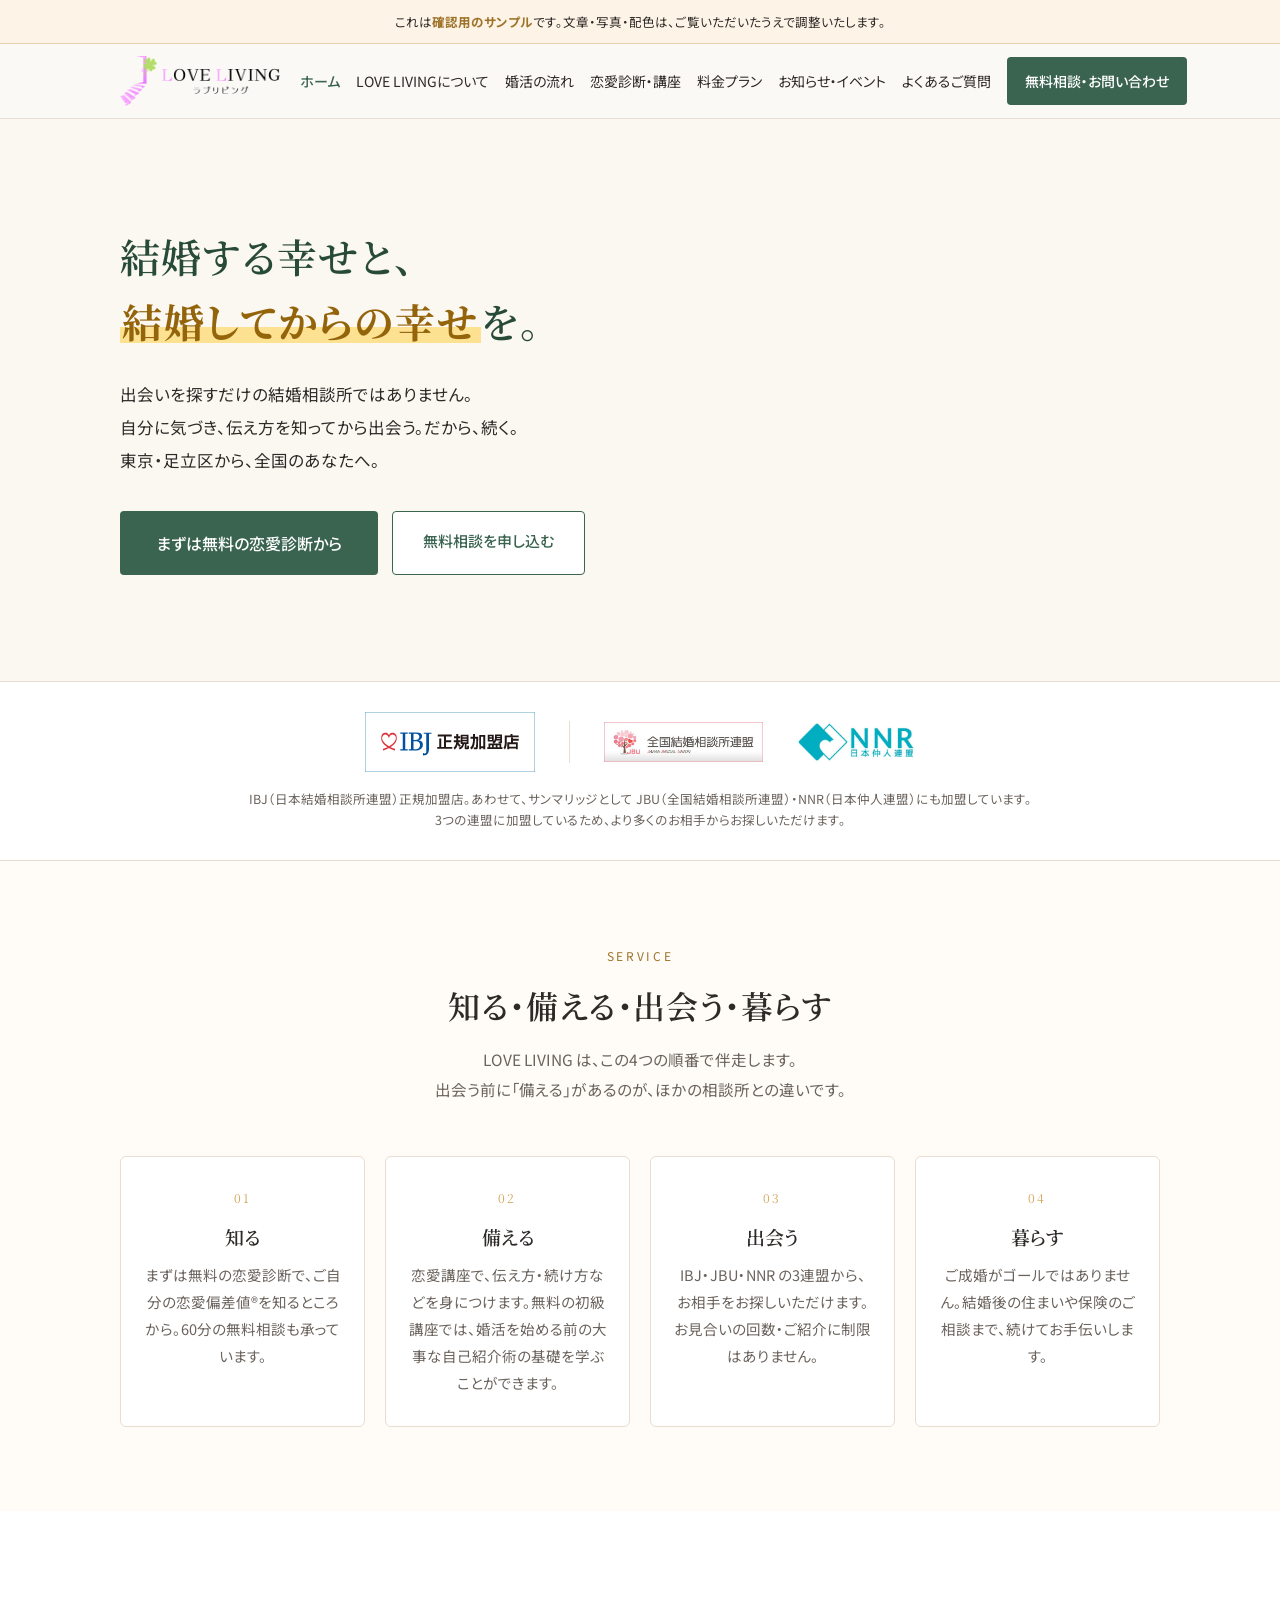
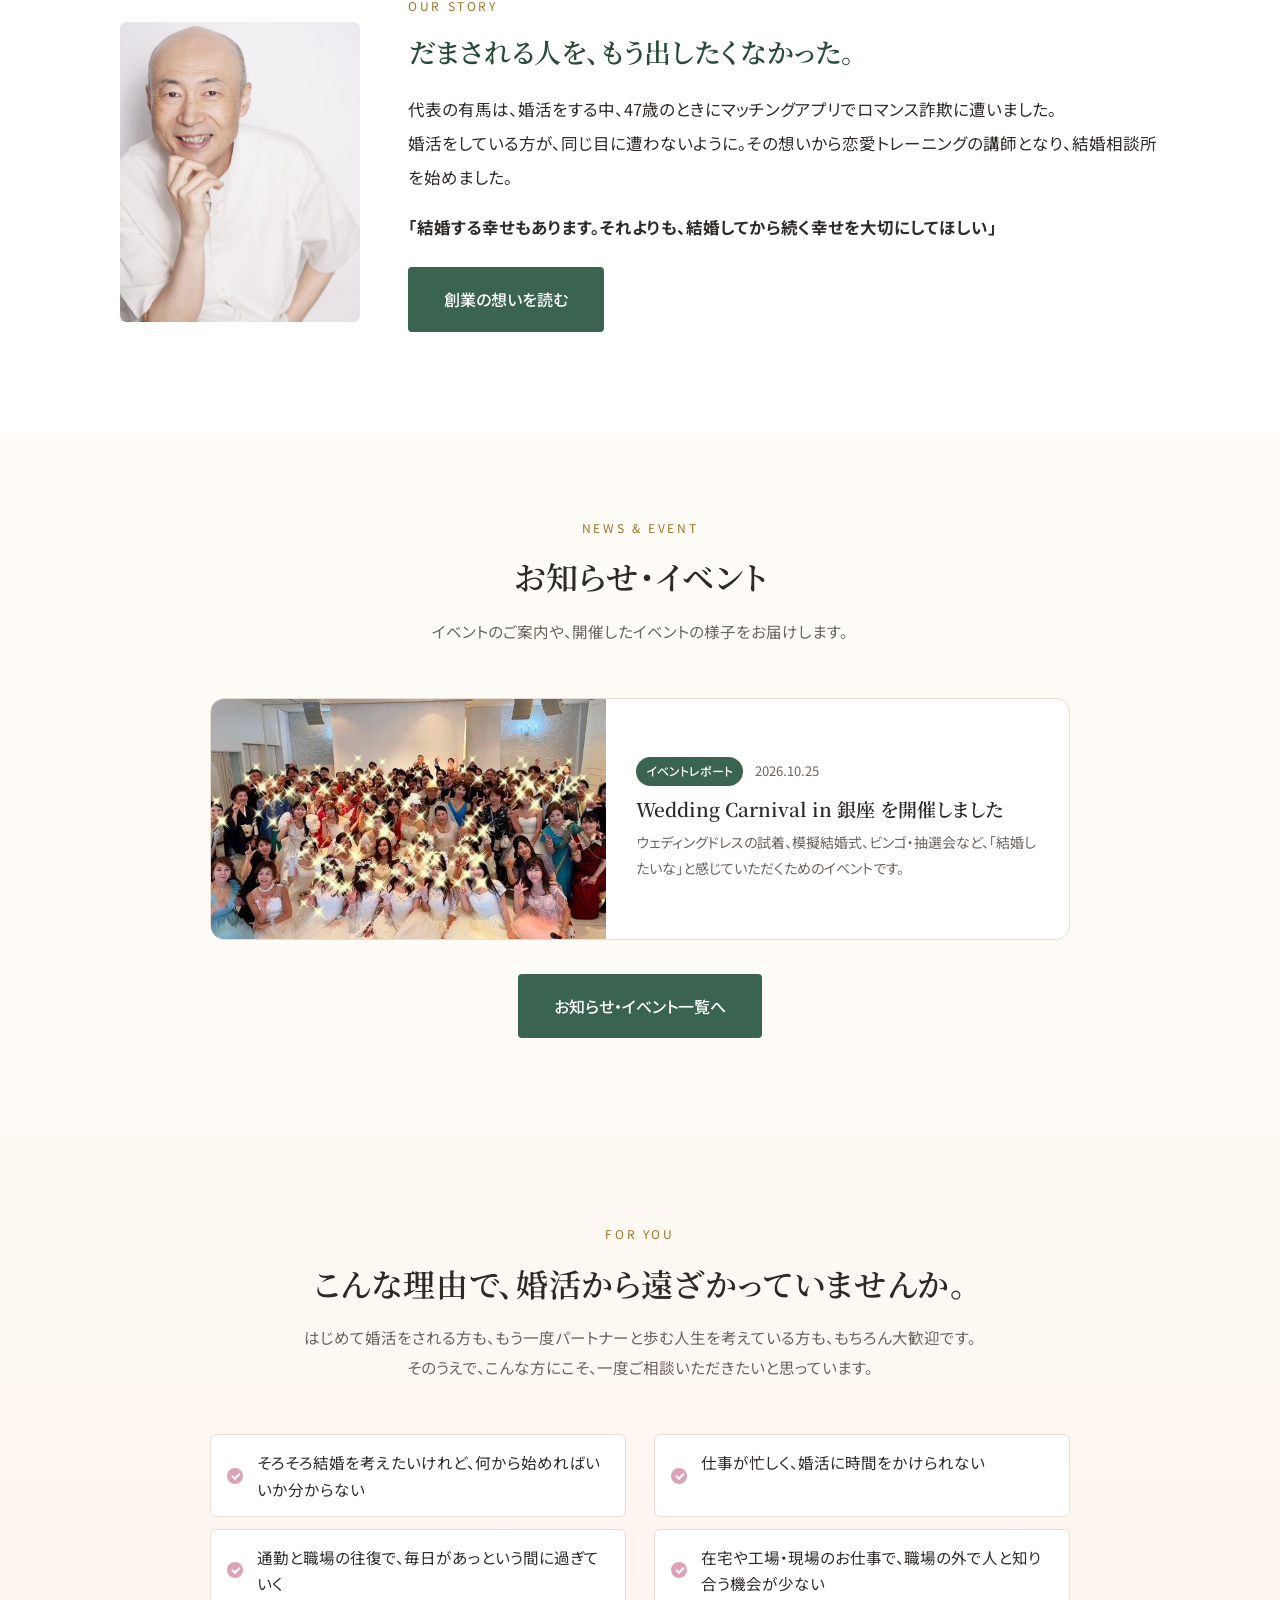
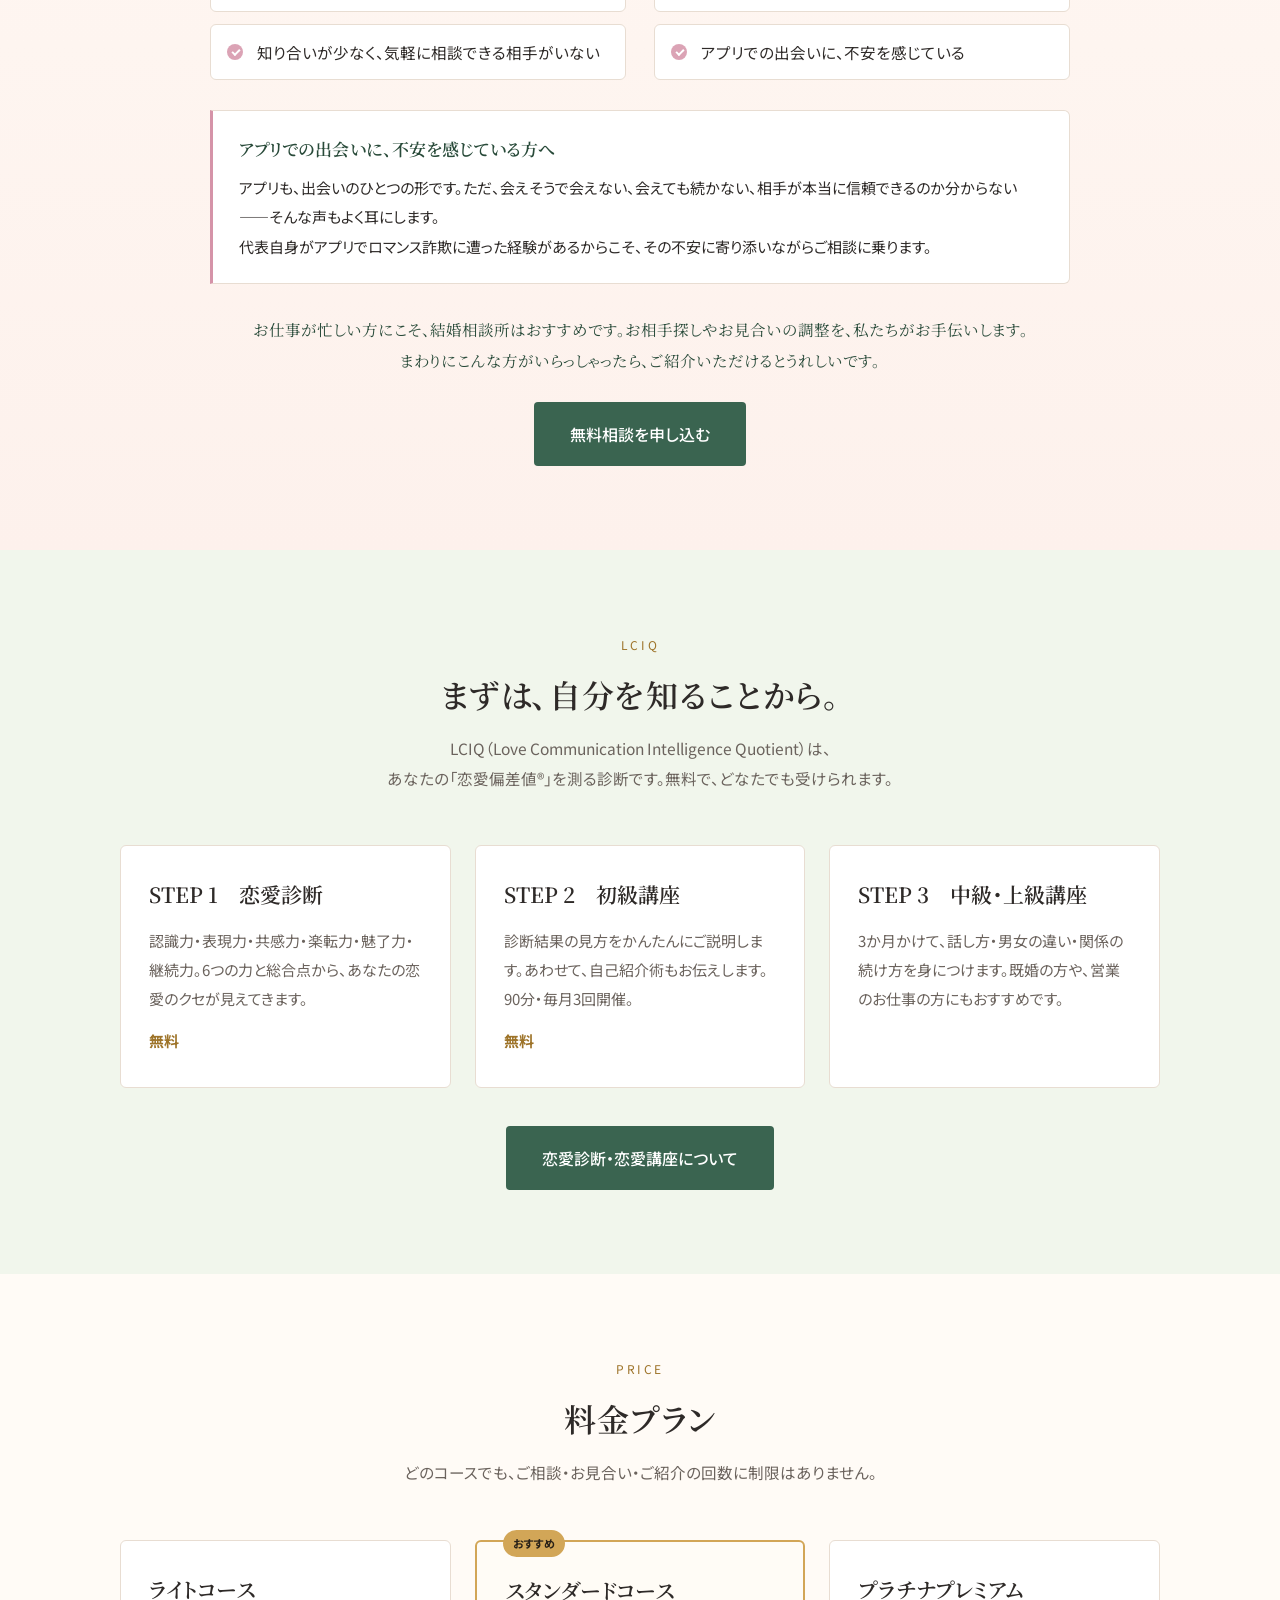
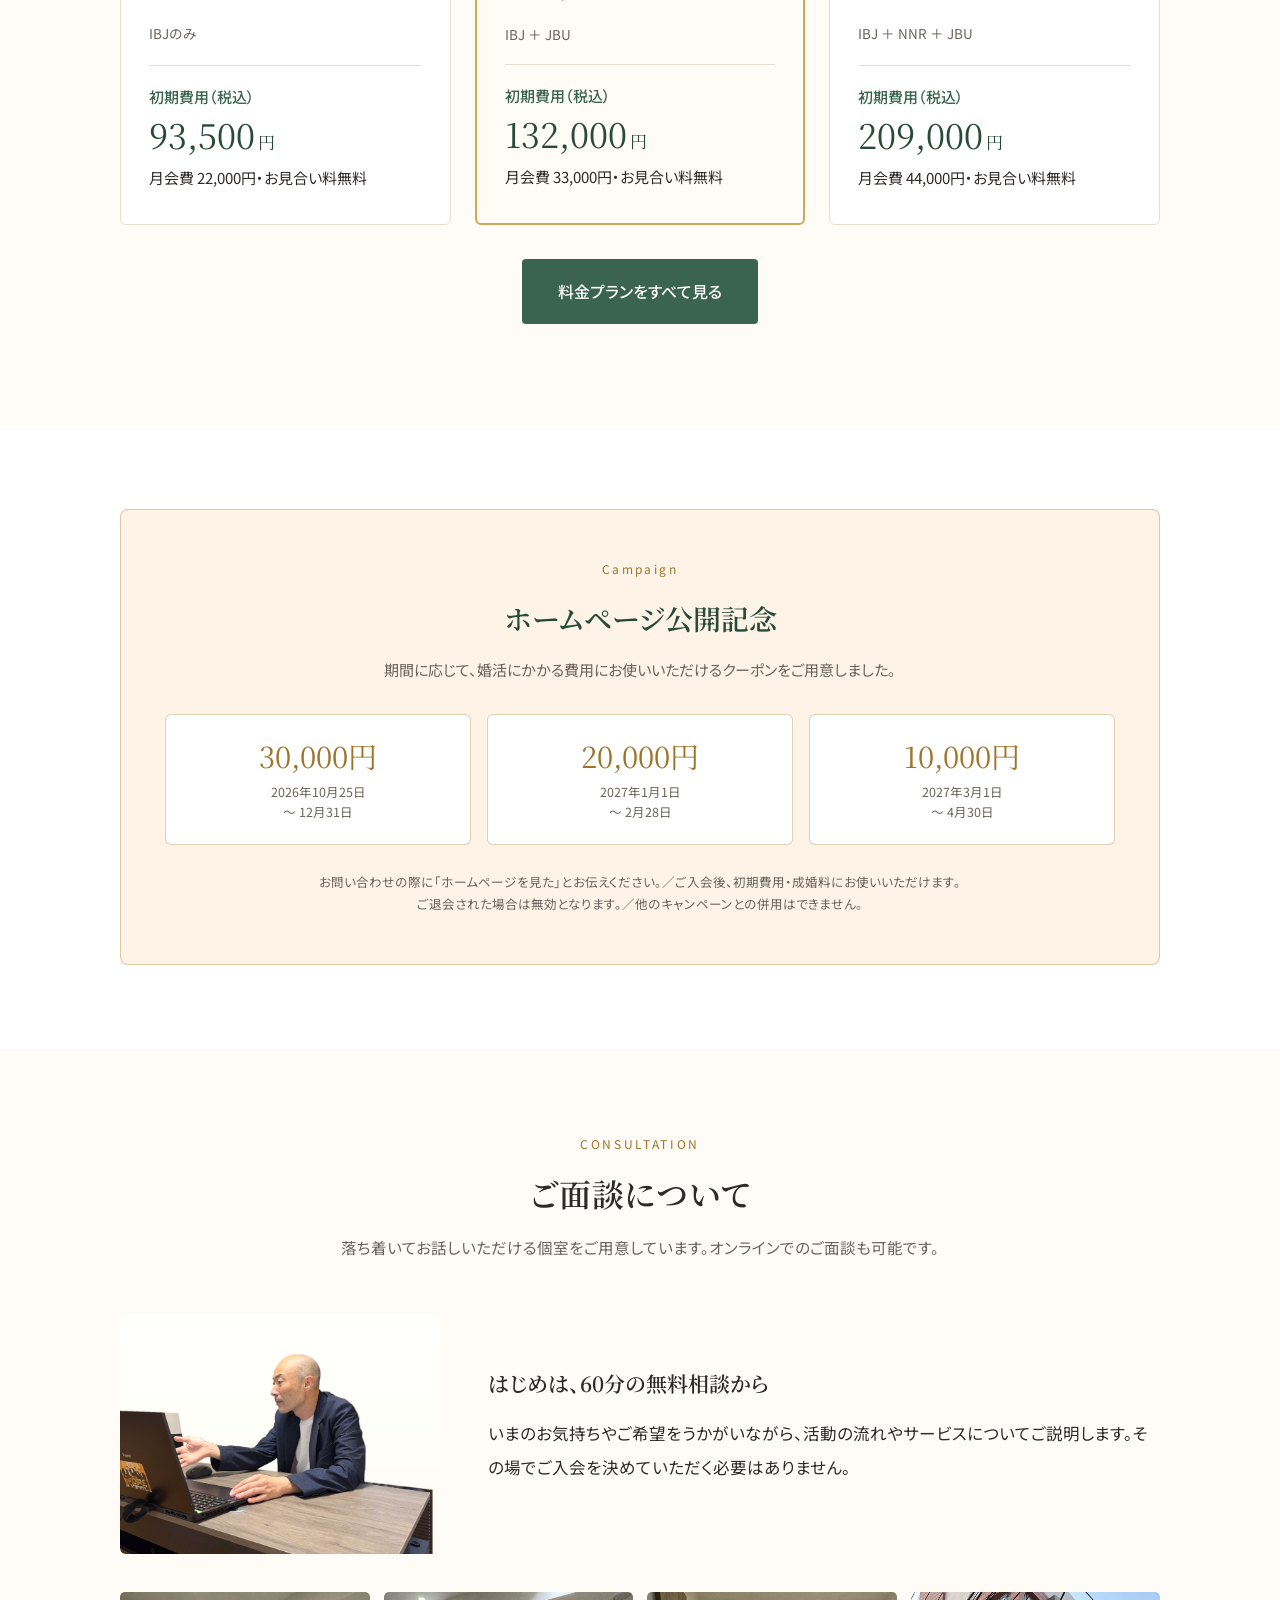
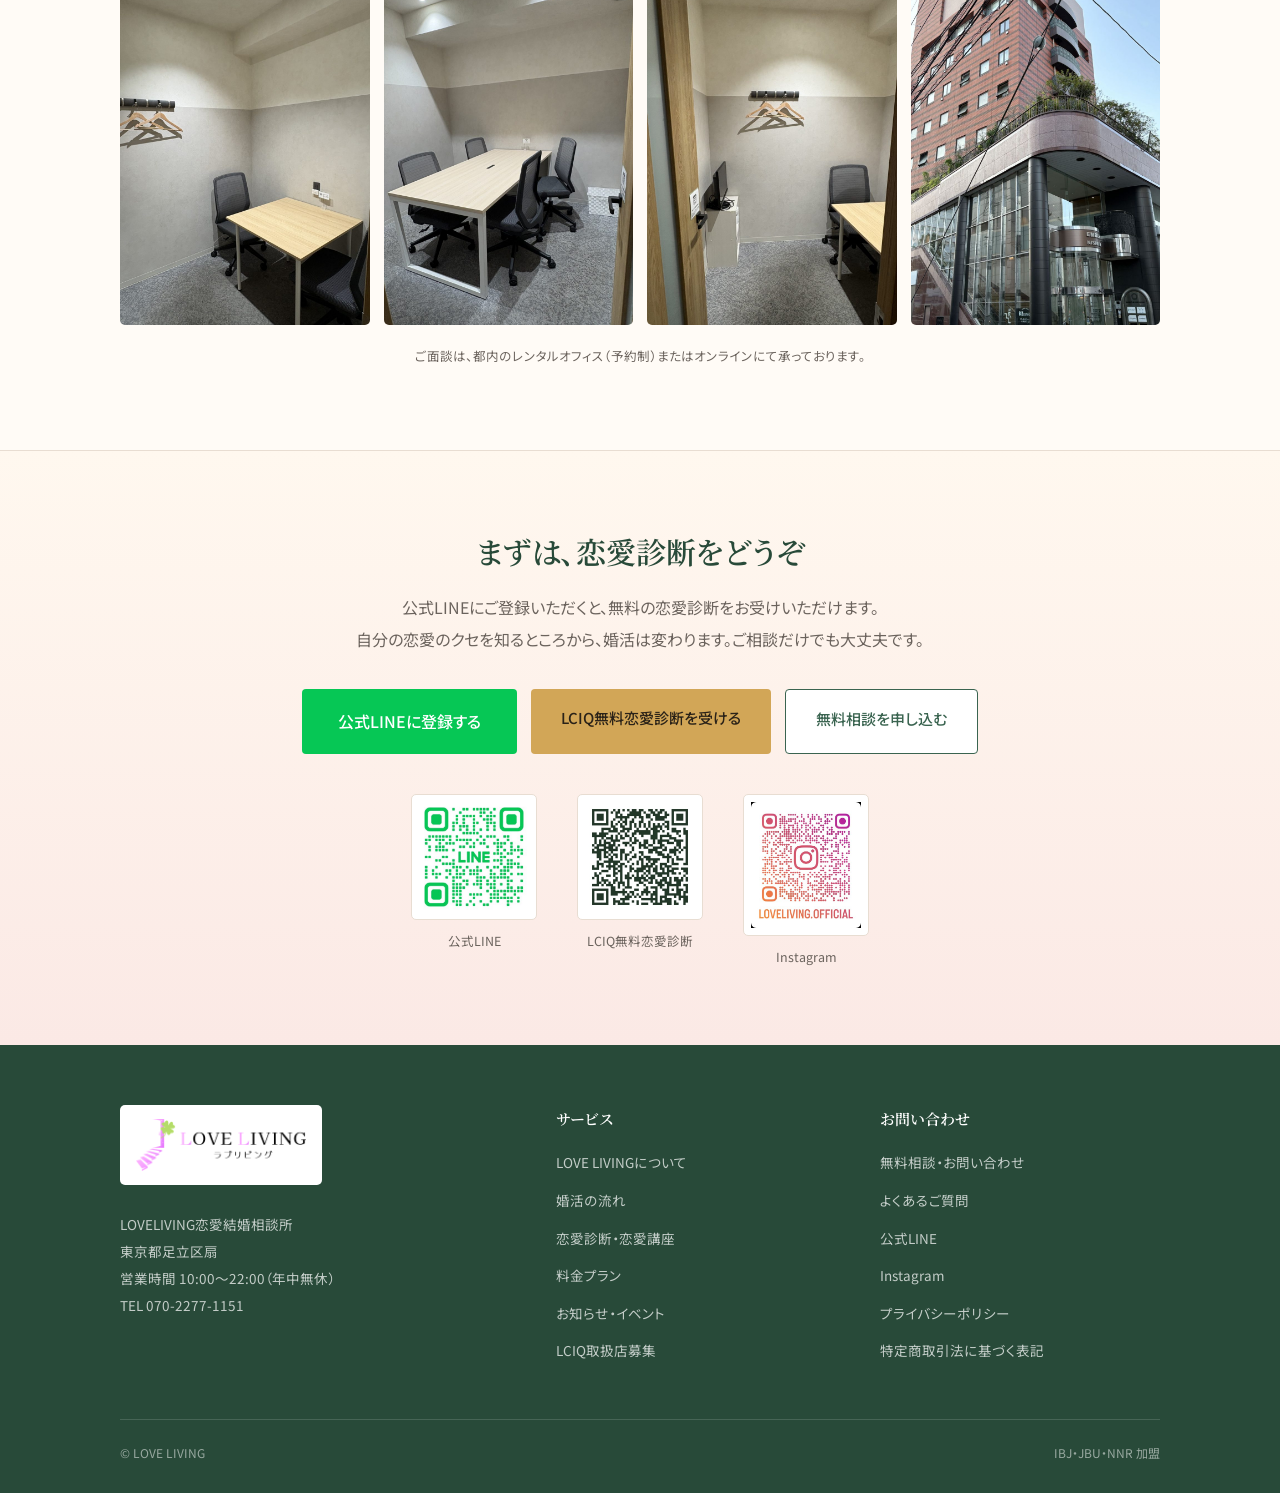
<file: preview/index.html>
<!doctype html><html lang="ja"><head>
<meta charset="utf-8"><meta name="viewport" content="width=device-width,initial-scale=1,viewport-fit=cover">
<title>LOVELIVING恋愛結婚相談所｜東京・足立区の結婚相談所</title><meta name="robots" content="noindex,nofollow"><meta name="description" content="東京・足立区の結婚相談所 LOVE LIVING。IBJ正規加盟店。恋愛診断LCIQと恋愛講座で、結婚する幸せと、結婚してからの幸せをサポートします。">
<link rel="preconnect" href="https://fonts.gstatic.com" crossorigin><link rel="stylesheet" href="https://fonts.googleapis.com/css2?family=Noto+Sans+JP:wght@400;500;700&family=Noto+Serif+JP:wght@400;600;700&display=swap"><link rel="stylesheet" href="assets/css/style.css"></head><body>
<div class="pv">これは<b>確認用のサンプル</b>です。文章・写真・配色は、ご覧いただいたうえで調整いたします。</div>
<header class="hd"><div class="hd-in">
<a class="hd-logo" href="index.html"><img src="assets/img/logo.png" alt="LOVE LIVING ラブリビング"></a>
<button class="hd-tgl" onclick="document.querySelector('.hd-nav').classList.toggle('on')">メニュー</button>
<nav class="hd-nav"><a href="index.html" style="color:var(--c-main);font-weight:500">ホーム</a><a href="about.html">LOVE LIVINGについて</a><a href="flow.html">婚活の流れ</a><a href="lciq.html">恋愛診断・講座</a><a href="price.html">料金プラン</a><a href="news.html">お知らせ・イベント</a><a href="faq.html">よくあるご質問</a><a class="hd-cta" href="contact.html">無料相談・お問い合わせ</a></nav>
</div></header>
<section class="hero hero-img">
<picture><source media="(max-width:760px)" srcset="assets/img/hero-sp.jpg"><img class="hero-bg" src="assets/img/hero.jpg" alt="" width="1672" height="941" fetchpriority="high"></picture>
<div class="wrap hero-in">
<div class="hero-txt">
<h1>結婚する幸せと、<br><span class="nw"><span class="gold">結婚してからの幸せ</span>を。</span></h1>
<p>出会いを探すだけの<span class="nb">結婚相談所ではありません。</span><br>
自分に気づき、伝え方を知ってから出会う。<span class="nb">だから、続く。</span><br>
東京・足立区から、全国のあなたへ。</p>
<div class="hero-btns">
<a class="btn btn-main" href="https://line.me/R/ti/p/@072yzgbv" target="_blank" rel="noopener">まずは無料の恋愛診断から</a>
<a class="btn btn-ghost" href="contact.html">無料相談を申し込む</a></div>
</div>
</div></section>
<section class="trust"><div class="wrap"><div class="trust-in">
<a class="trust-main" href="https://www.ibjapan.jp/" target="_blank" rel="noopener"><img src="assets/img/ibj-170.png" alt="IBJ 正規加盟店"></a>
<span class="trust-sep" aria-hidden="true"></span>
<img class="trust-sub" src="assets/img/jbu.jpg" alt="JBU 全国結婚相談所連盟">
<img class="trust-sub" src="assets/img/nnr-logo.jpg" alt="NNR 日本仲人連盟">
</div><p class="trust-note">IBJ（日本結婚相談所連盟）正規加盟店。あわせて、サンマリッジとして JBU（全国結婚相談所連盟）・NNR（日本仲人連盟）にも加盟しています。<br>
3つの連盟に加盟しているため、より多くのお相手からお探しいただけます。</p></div></section>

<section class="sec"><div class="wrap">
<div class="sec-h"><span class="en">Service</span><h2>知る・備える・出会う・暮らす</h2>
<p>LOVE LIVING は、この4つの順番で伴走します。<br>出会う前に「備える」があるのが、ほかの相談所との違いです。</p></div>
<div class="steps">
<div class="step"><span class="no">01</span><h3>知る</h3><p>まずは無料の恋愛診断で、ご自分の恋愛偏差値®を知るところから。60分の無料相談も承っています。</p></div>
<div class="step"><span class="no">02</span><h3>備える</h3><p>恋愛講座で、伝え方・続け方などを身につけます。無料の初級講座では、婚活を始める前の大事な自己紹介術の基礎を学ぶことができます。</p></div>
<div class="step"><span class="no">03</span><h3>出会う</h3><p>IBJ・JBU・NNR の3連盟から、お相手をお探しいただけます。お見合いの回数・ご紹介に制限はありません。</p></div>
<div class="step"><span class="no">04</span><h3>暮らす</h3><p>ご成婚がゴールではありません。結婚後の住まいや保険のご相談まで、続けてお手伝いします。</p></div>
</div></div></section>

<section class="sec sec-alt"><div class="wrap"><div class="split split-xs">
<div class="split-img"><img class="portrait" src="assets/img/rep-main.jpg" alt="LOVE LIVING 代表 有馬 祐司"></div>
<div><span class="eyebrow">Our Story</span>
<h2 class="split-h">だまされる人を、もう出したくなかった。</h2>
<p class="lead">代表の有馬は、婚活をする中、47歳のときにマッチングアプリでロマンス詐欺に遭いました。<br>
婚活をしている方が、同じ目に遭わないように。その想いから恋愛トレーニングの講師となり、結婚相談所を始めました。</p>
<p class="lead"><strong>「結婚する幸せもあります。それよりも、結婚してから続く幸せを大切にしてほしい」</strong></p>
<p style="margin-top:22px"><a class="btn btn-main" href="about.html">創業の想いを読む</a></p></div>
</div></div></section>

<section class="sec"><div class="wrap">
<div class="sec-h"><span class="en">News &amp; Event</span><h2>お知らせ・イベント</h2>
<p>イベントのご案内や、開催したイベントの様子をお届けします。</p></div>
<div class="news-grid"><a class="ncard" href="news-ginza.html"><div class="nc-img"><img src="assets/img/event-ginza.jpg" alt=""></div><div class="nc-body"><div class="nc-meta"><span class="ncat ncat-rep">イベントレポート</span><time>2026.10.25</time></div><h3>Wedding Carnival in 銀座 を開催しました</h3><p>ウェディングドレスの試着、模擬結婚式、ビンゴ・抽選会など、「結婚したいな」と感じていただくためのイベントです。</p></div></a></div>
<p style="text-align:center;margin-top:34px"><a class="btn btn-main" href="news.html">お知らせ・イベント一覧へ</a></p>
</div></section>

<section class="sec sec-blush"><div class="wrap">
<div class="sec-h"><span class="en">For you</span><h2>こんな理由で、婚活から遠ざかっていませんか。</h2>
<p>はじめて婚活をされる方も、もう一度パートナーと歩む人生を考えている方も、もちろん大歓迎です。<br>
そのうえで、こんな方にこそ、一度ご相談いただきたいと思っています。</p></div>
<ul class="aru">
<li>そろそろ結婚を考えたいけれど、何から始めればいいか分からない</li>
<li>仕事が忙しく、婚活に時間をかけられない</li>
<li>通勤と職場の往復で、毎日があっという間に過ぎていく</li>
<li>在宅や工場・現場のお仕事で、職場の外で人と知り合う機会が少ない</li>
<li>知り合いが少なく、気軽に相談できる相手がいない</li>
<li>アプリでの出会いに、不安を感じている</li>
</ul>
<div class="aru-note">
<p class="aru-note-h">アプリでの出会いに、不安を感じている方へ</p>
<p>アプリも、出会いのひとつの形です。ただ、会えそうで会えない、会えても続かない、相手が本当に信頼できるのか分からない――そんな声もよく耳にします。<br>
代表自身がアプリでロマンス詐欺に遭った経験があるからこそ、その不安に寄り添いながらご相談に乗ります。</p>
</div>
<p class="aru-close">お仕事が忙しい方にこそ、結婚相談所はおすすめです。お相手探しやお見合いの調整を、私たちがお手伝いします。<br>
まわりにこんな方がいらっしゃったら、ご紹介いただけるとうれしいです。</p>
<p style="text-align:center;margin:0"><a class="btn btn-main" href="contact.html">無料相談を申し込む</a></p>
</div></section>

<section class="sec sec-tint"><div class="wrap">
<div class="sec-h"><span class="en">LCIQ</span><h2>まずは、自分を知ることから。</h2>
<p>LCIQ（Love Communication Intelligence Quotient）は、<br>あなたの「恋愛偏差値®」を測る診断です。無料で、どなたでも受けられます。</p></div>
<div class="cards c3" style="margin-bottom:38px">
<div class="card"><h3>STEP 1　恋愛診断</h3><p>
認識力・表現力・共感力・楽転力・魅了力・継続力。6つの力と総合点から、あなたの恋愛のクセが見えてきます。</p><p class="free">無料</p></div>
<div class="card"><h3>STEP 2　初級講座</h3><p>
診断結果の見方をかんたんにご説明します。あわせて、自己紹介術もお伝えします。90分・毎月3回開催。</p><p class="free">無料</p></div>
<div class="card"><h3>STEP 3　中級・上級講座</h3><p>
3か月かけて、話し方・男女の違い・関係の続け方を身につけます。既婚の方や、営業のお仕事の方にもおすすめです。</p></div></div>
<p style="text-align:center;margin:0"><a class="btn btn-main" href="lciq.html">恋愛診断・恋愛講座について</a></p>
</div></section>

<section class="sec"><div class="wrap">
<div class="sec-h"><span class="en">Price</span><h2>料金プラン</h2>
<p>どのコースでも、ご相談・お見合い・ご紹介の回数に制限はありません。</p></div>
<div class="cards c3">
<div class="card pcard"><h3>ライトコース</h3><p class="pc-sub">IBJのみ</p>
<p class="pc-lbl">初期費用（税込）</p><p class="pc-amt">93,500<span>円</span></p>
<p class="pc-mo">月会費 22,000円・お見合い料無料</p></div>
<div class="card pcard rec"><span class="badge">おすすめ</span><h3>スタンダードコース</h3><p class="pc-sub">IBJ ＋ JBU</p>
<p class="pc-lbl">初期費用（税込）</p><p class="pc-amt">132,000<span>円</span></p>
<p class="pc-mo">月会費 33,000円・お見合い料無料</p></div>
<div class="card pcard"><h3>プラチナプレミアム</h3><p class="pc-sub">IBJ ＋ NNR ＋ JBU</p>
<p class="pc-lbl">初期費用（税込）</p><p class="pc-amt">209,000<span>円</span></p>
<p class="pc-mo">月会費 44,000円・お見合い料無料</p></div></div>
<p style="text-align:center;margin-top:34px"><a class="btn btn-main" href="price.html">料金プランをすべて見る</a></p>
</div></section>

<section class="sec sec-alt"><div class="wrap"><div class="camp">
<span class="en">Campaign</span><h2>ホームページ公開記念</h2>
<p>期間に応じて、婚活にかかる費用にお使いいただけるクーポンをご用意しました。</p>
<div class="coupons">
<div class="coupon"><span class="amt">30,000円</span><span class="term">2026年10月25日<br>〜 12月31日</span></div>
<div class="coupon"><span class="amt">20,000円</span><span class="term">2027年1月1日<br>〜 2月28日</span></div>
<div class="coupon"><span class="amt">10,000円</span><span class="term">2027年3月1日<br>〜 4月30日</span></div></div>
<p class="note">お問い合わせの際に「ホームページを見た」とお伝えください。／ご入会後、初期費用・成婚料にお使いいただけます。<br>
ご退会された場合は無効となります。／他のキャンペーンとの併用はできません。</p>
</div></div></section>

<section class="sec"><div class="wrap">
<div class="sec-h"><span class="en">Consultation</span><h2>ご面談について</h2>
<p>落ち着いてお話しいただける個室をご用意しています。オンラインでのご面談も可能です。</p></div>
<div class="split split-sm" style="margin-bottom:38px">
<div class="split-img"><img src="assets/img/meeting-explain.jpg" alt="ご面談の様子"></div>
<div><h3>はじめは、60分の無料相談から</h3>
<p class="lead">いまのお気持ちやご希望をうかがいながら、活動の流れやサービスについてご説明します。その場でご入会を決めていただく必要はありません。</p></div></div>
<div class="gal">
<img src="assets/img/office-room1.jpg" alt="個室のご面談スペース">
<img src="assets/img/office-meeting.jpg" alt="ミーティングルーム">
<img src="assets/img/office-room2.jpg" alt="個室のご面談スペース">
<img src="assets/img/office-exterior.jpg" alt="建物外観">
</div>
<p class="trust-note" style="margin-top:20px">ご面談は、都内のレンタルオフィス（予約制）またはオンラインにて承っております。</p>
</div></section>
<section class="cta"><div class="wrap">
<h2>まずは、恋愛診断をどうぞ</h2>
<p>公式LINEにご登録いただくと、無料の恋愛診断をお受けいただけます。<br>
自分の恋愛のクセを知るところから、婚活は変わります。ご相談だけでも大丈夫です。</p>
<div class="cta-btns">
<a class="btn btn-line" href="https://line.me/R/ti/p/@072yzgbv" target="_blank" rel="noopener">公式LINEに登録する</a>
<a class="btn btn-gold" href="https://lciq-diagnosis.com/home?agent_id=2159019" target="_blank" rel="noopener">LCIQ無料恋愛診断を受ける</a>
<a class="btn btn-ghost" href="contact.html">無料相談を申し込む</a></div>
<div class="qr-row">
<div class="qr"><img src="assets/img/qr-line.jpg" alt="公式LINE QRコード"><span>公式LINE</span></div>
<div class="qr"><img src="assets/img/qr-lciq.jpg" alt="LCIQ無料恋愛診断 QRコード"><span>LCIQ無料恋愛診断</span></div>
<div class="qr"><img src="assets/img/qr-instagram.jpg" alt="Instagram QRコード"><span>Instagram</span></div>
</div></div></section><footer class="ft"><div class="wrap"><div class="ft-in">
<div><div class="ft-logo"><img src="assets/img/logo.png" alt="LOVE LIVING"></div>
<p>LOVELIVING恋愛結婚相談所<br>東京都足立区扇<br>営業時間 10:00〜22:00（年中無休）<br>TEL 070-2277-1151</p></div>
<div><h4>サービス</h4><ul>
<li><a href="about.html">LOVE LIVINGについて</a></li><li><a href="flow.html">婚活の流れ</a></li>
<li><a href="lciq.html">恋愛診断・恋愛講座</a></li><li><a href="price.html">料金プラン</a></li><li><a href="news.html">お知らせ・イベント</a></li>
<li><a href="https://lciq-partner.netlify.app/?name=LOVE%20%20LIVING&person=%E4%BB%A3%E8%A1%A8%E3%80%80%E6%9C%89%E9%A6%AC%E7%A5%90%E5%8F%B8&form=https%3A%2F%2Fforms.gle%2FbSPj1KupnK31gzVN7" target="_blank" rel="noopener">LCIQ取扱店募集</a></li></ul></div>
<div><h4>お問い合わせ</h4><ul>
<li><a href="contact.html">無料相談・お問い合わせ</a></li><li><a href="faq.html">よくあるご質問</a></li>
<li><a href="https://line.me/R/ti/p/@072yzgbv" target="_blank" rel="noopener">公式LINE</a></li>
<li><a href="https://www.instagram.com/loveliving.official/" target="_blank" rel="noopener">Instagram</a></li>
<li><a href="privacy.html">プライバシーポリシー</a></li>
<li><a href="law.html">特定商取引法に基づく表記</a></li></ul></div></div>
<div class="ft-btm"><span>&copy; LOVE LIVING</span><span>IBJ・JBU・NNR 加盟</span></div>
</div></footer></body></html>
</file>
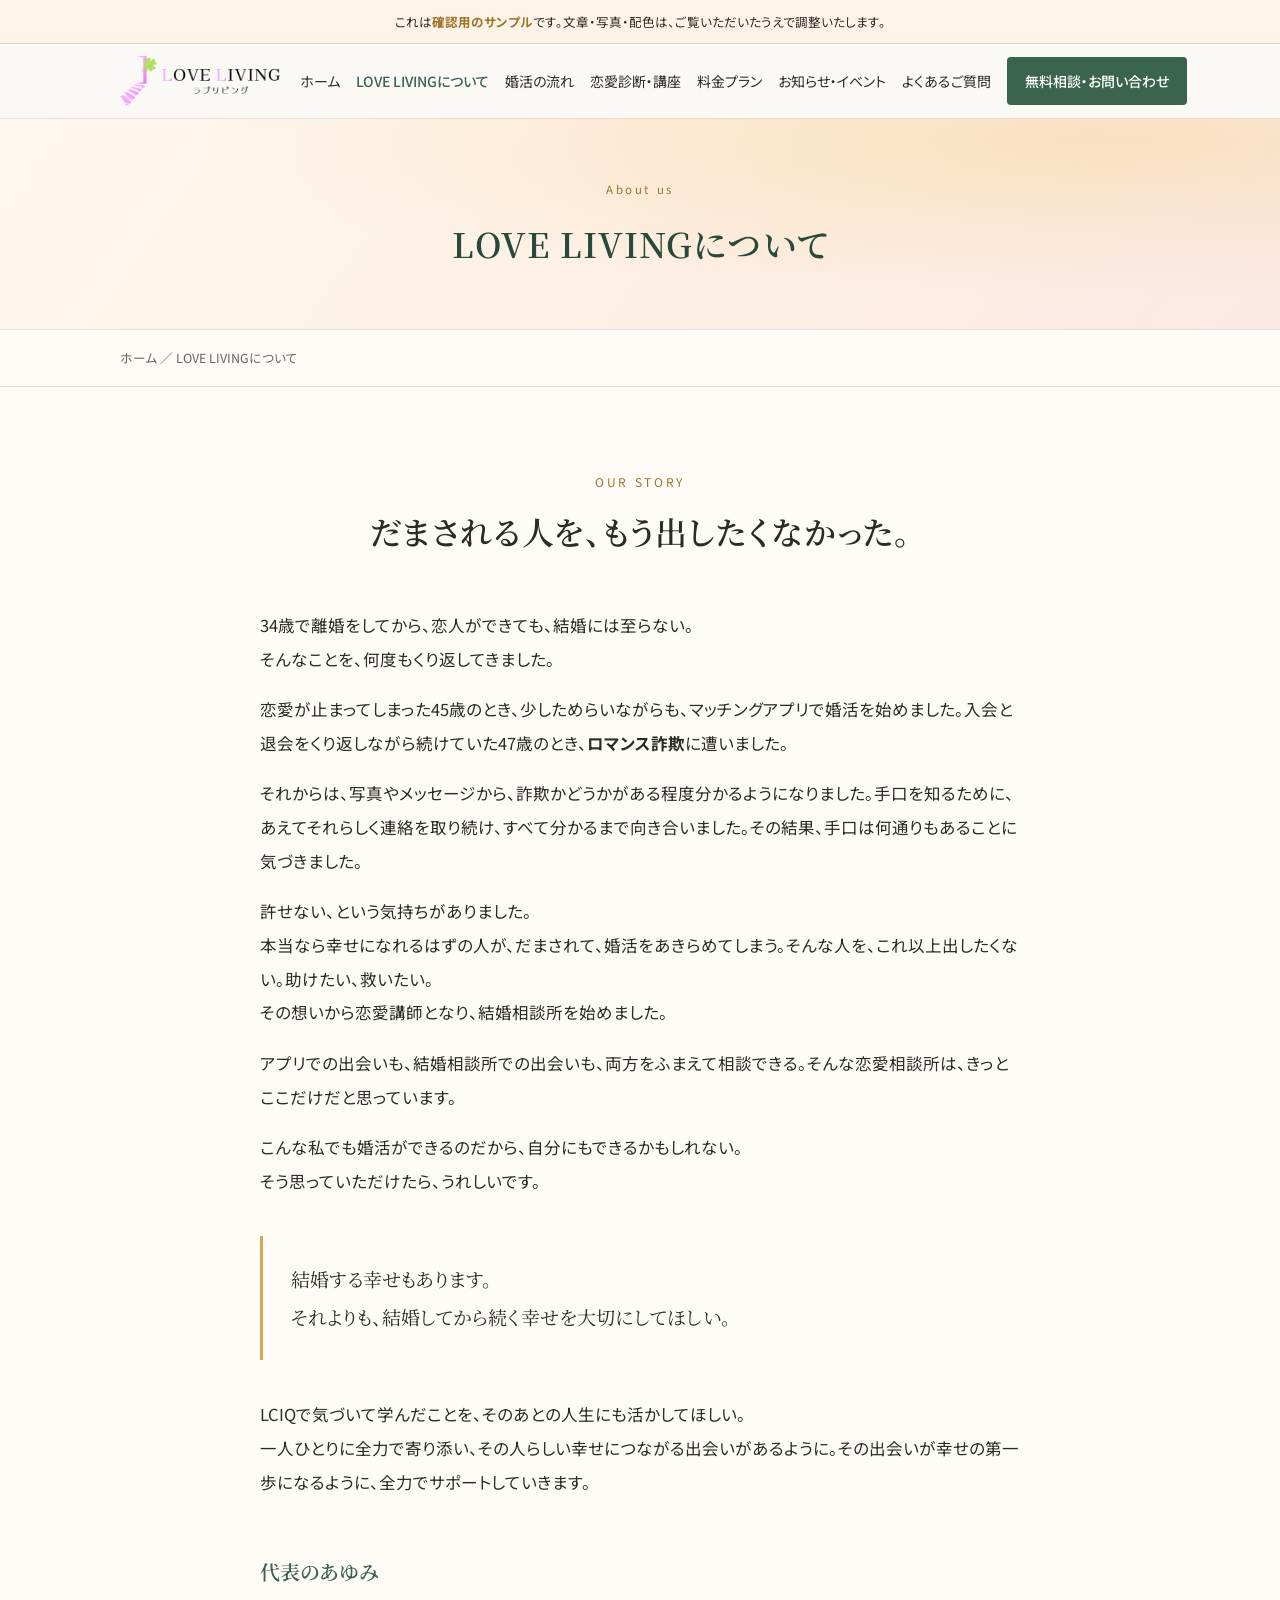
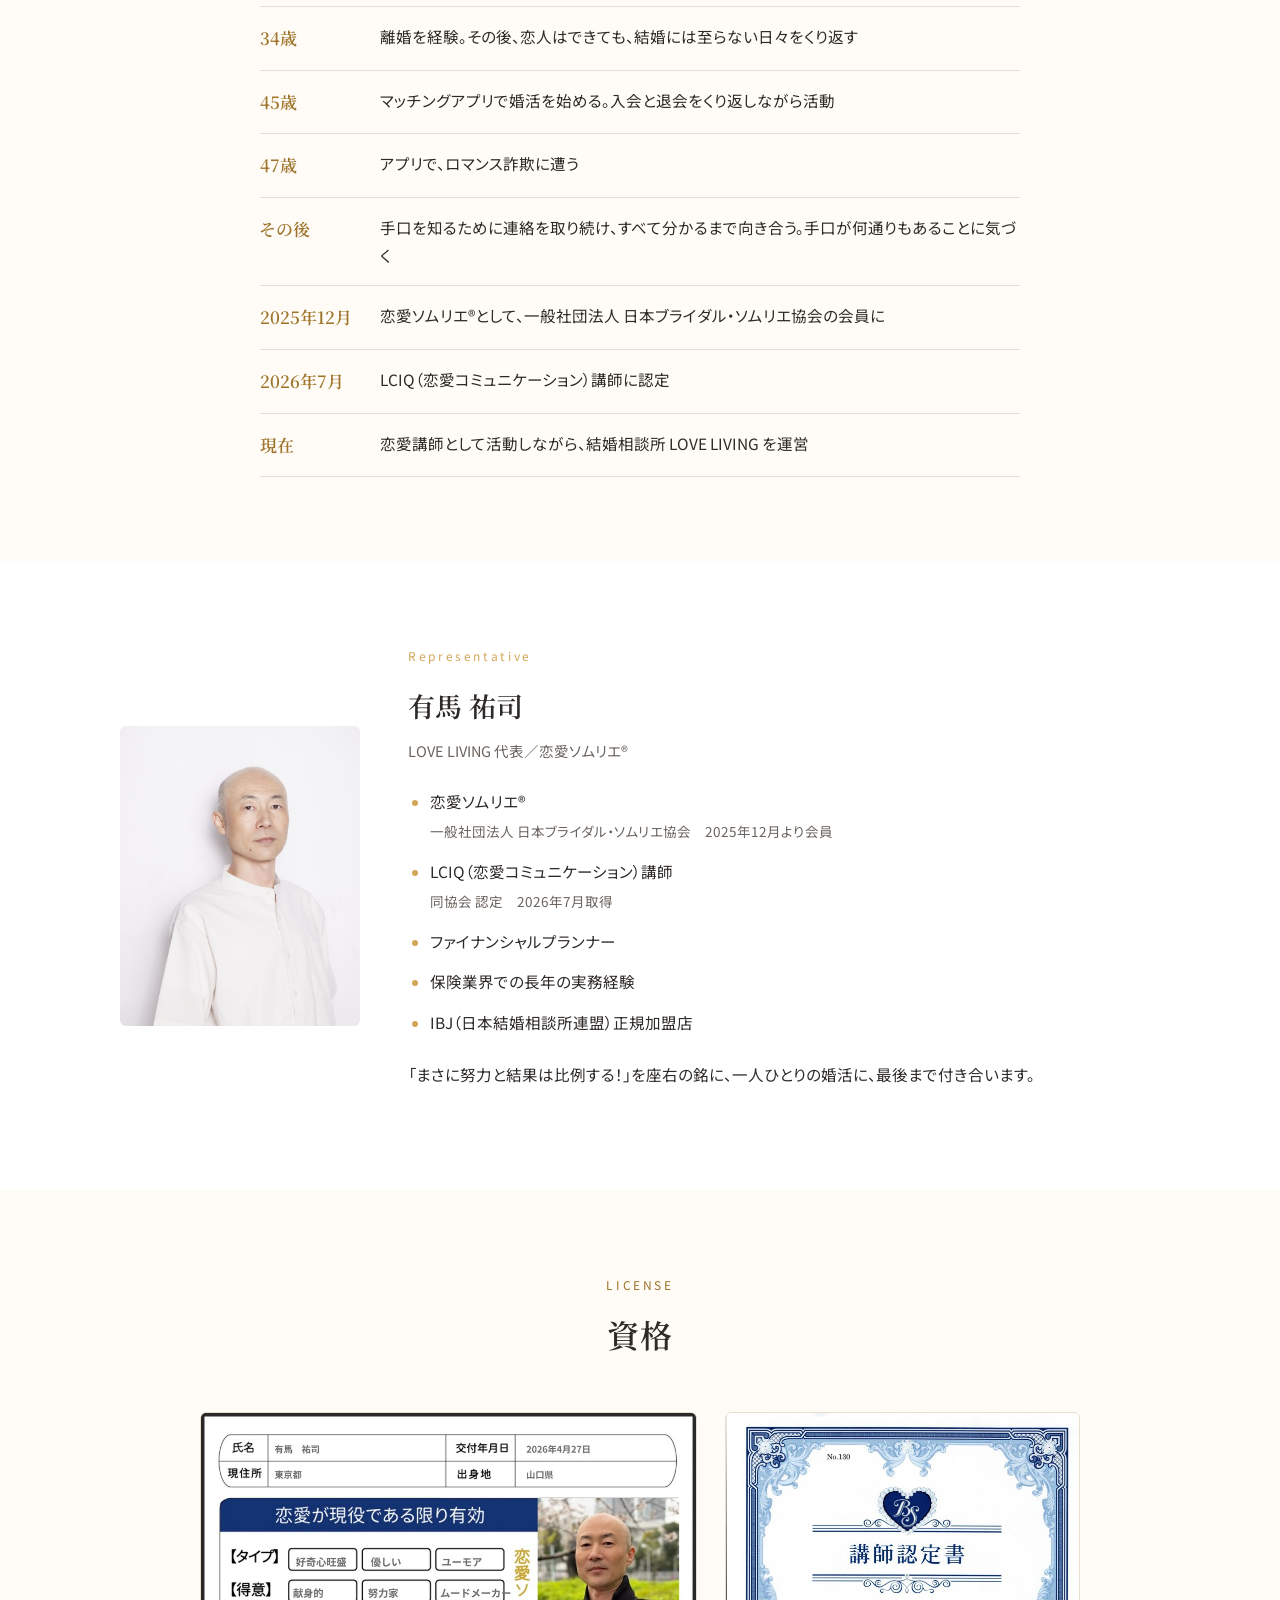
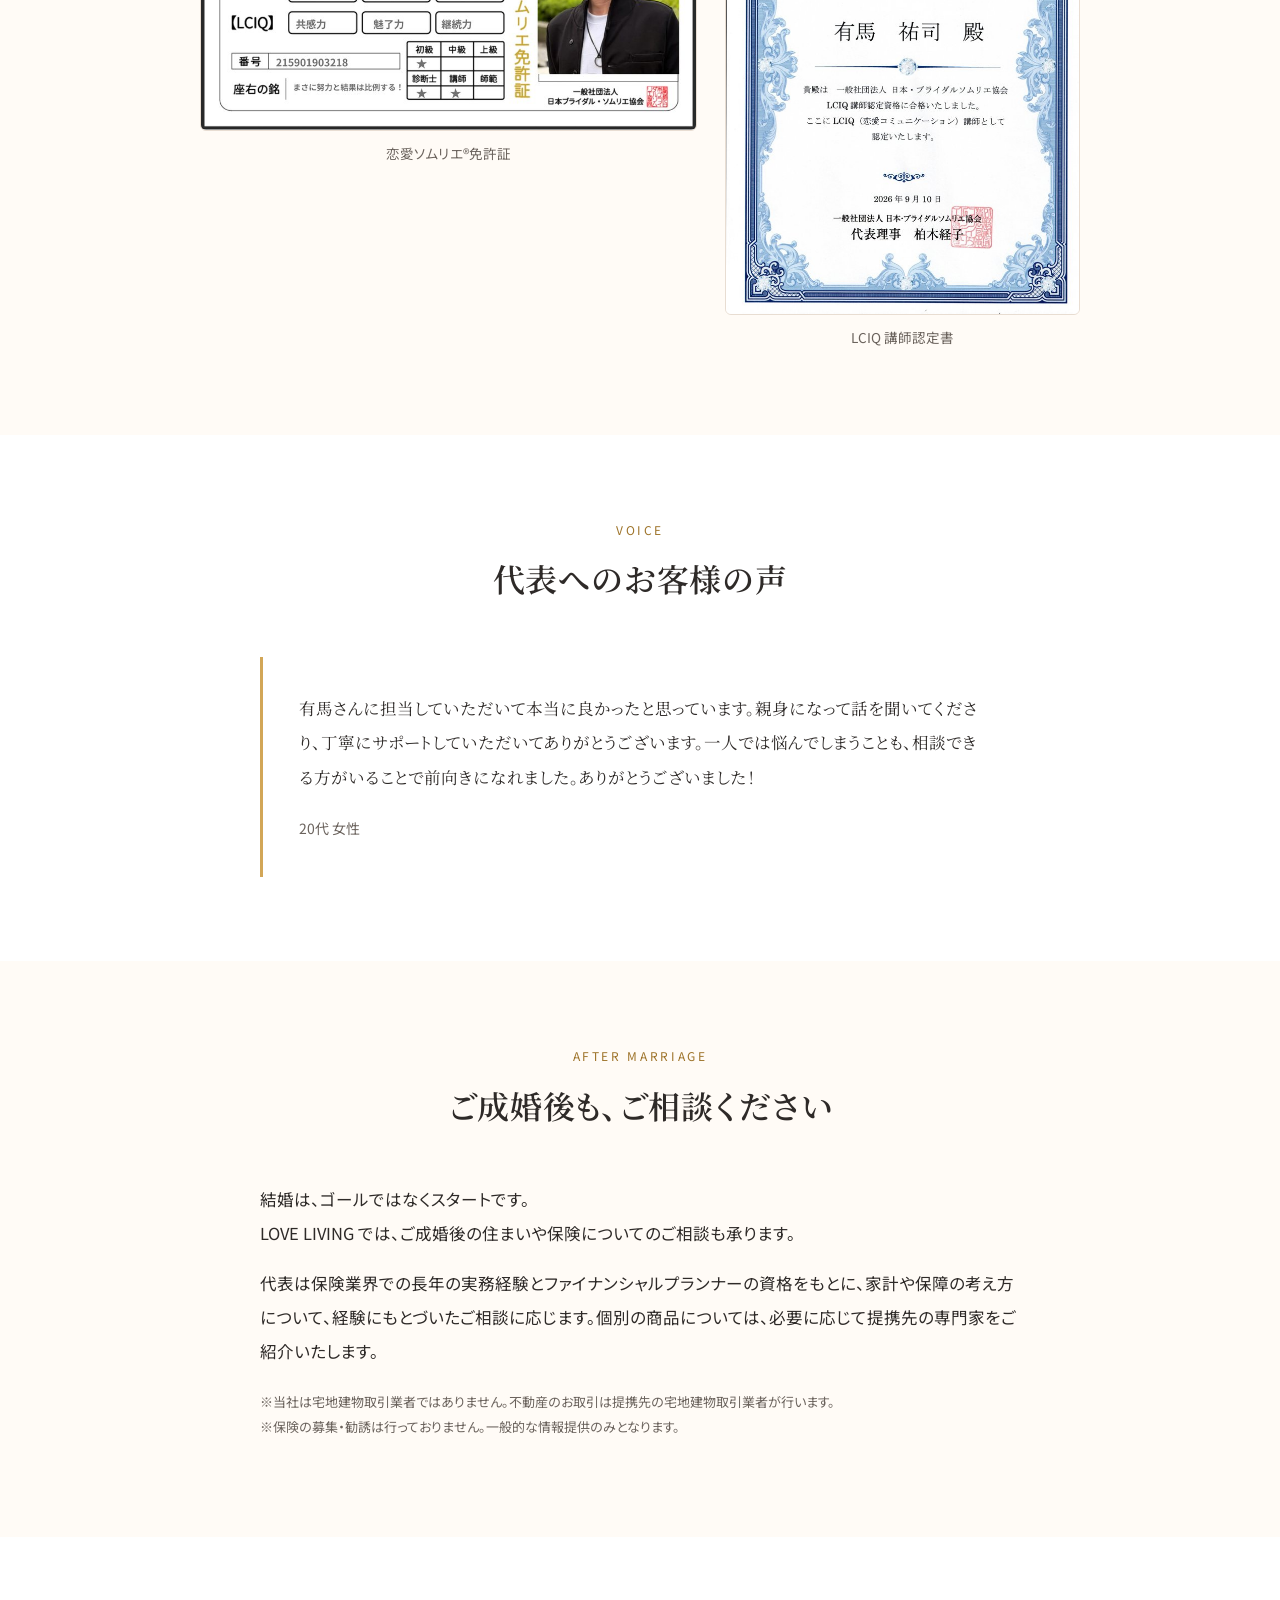
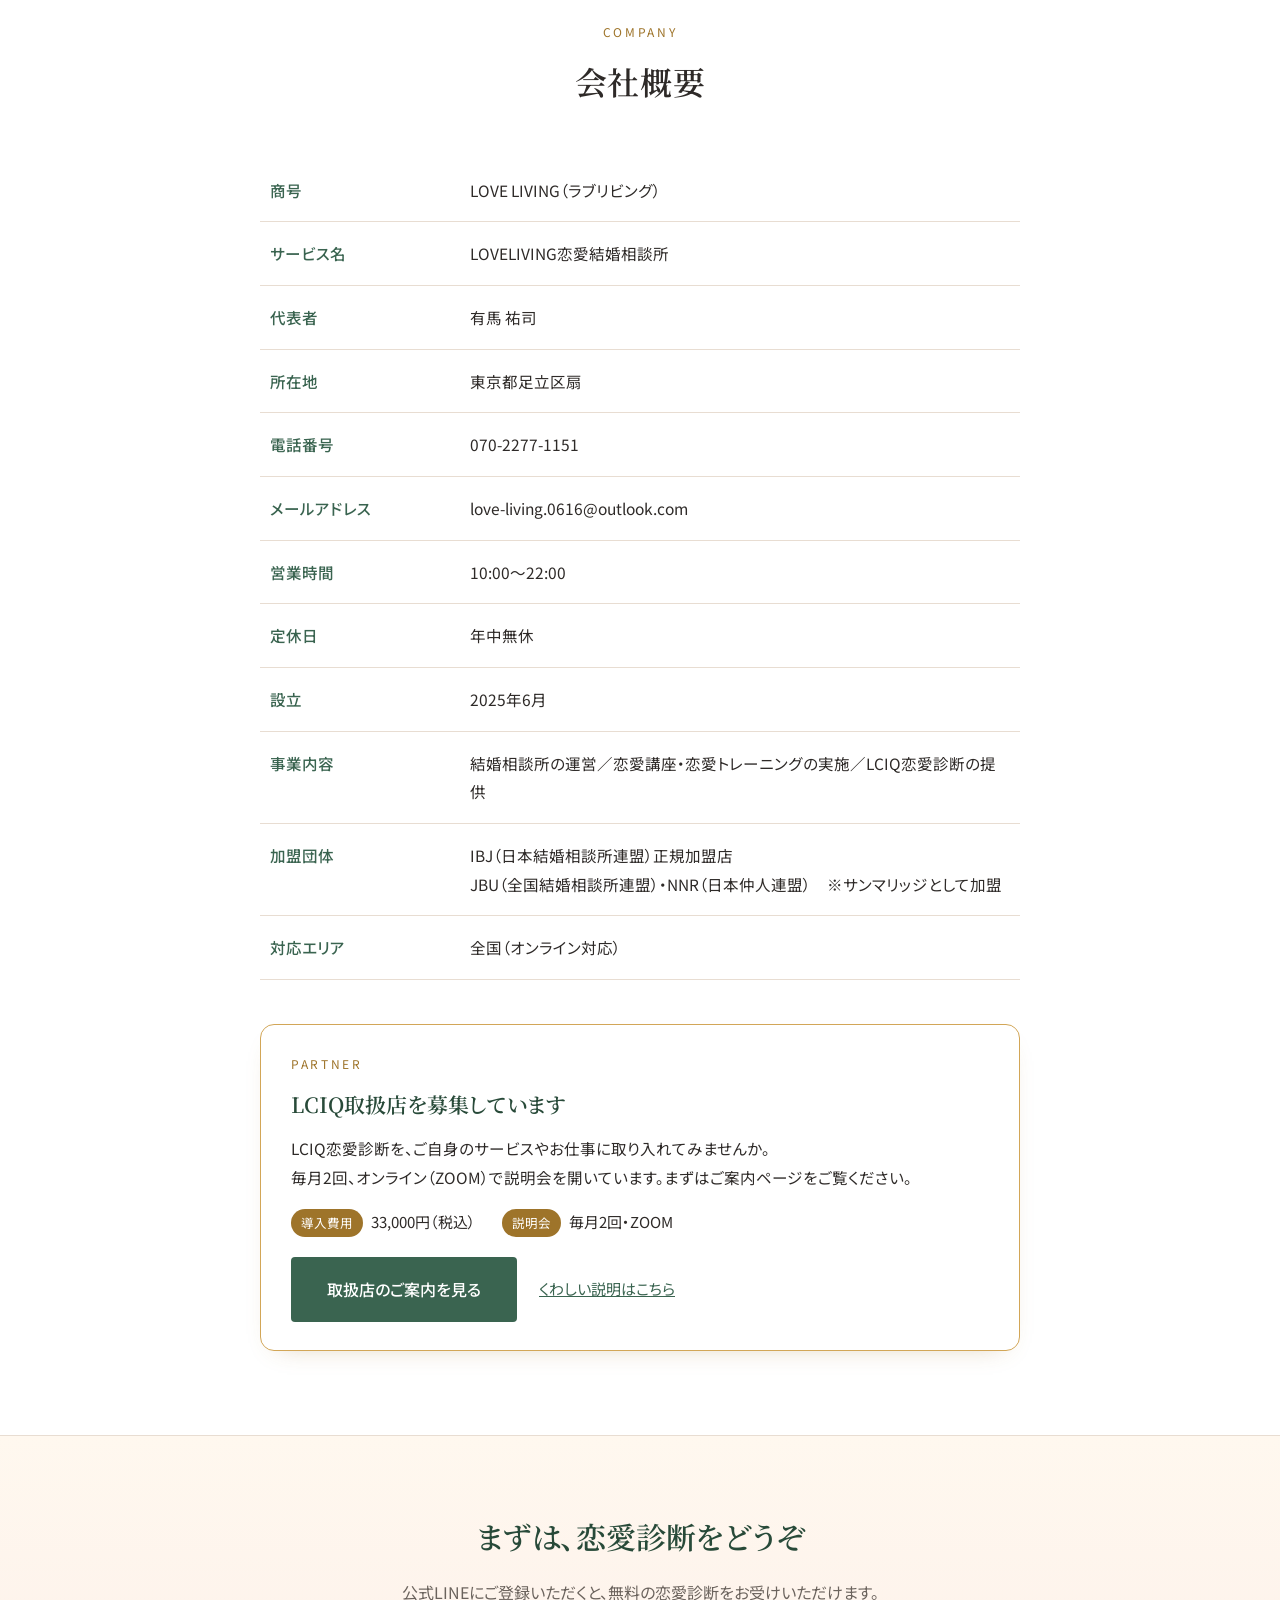
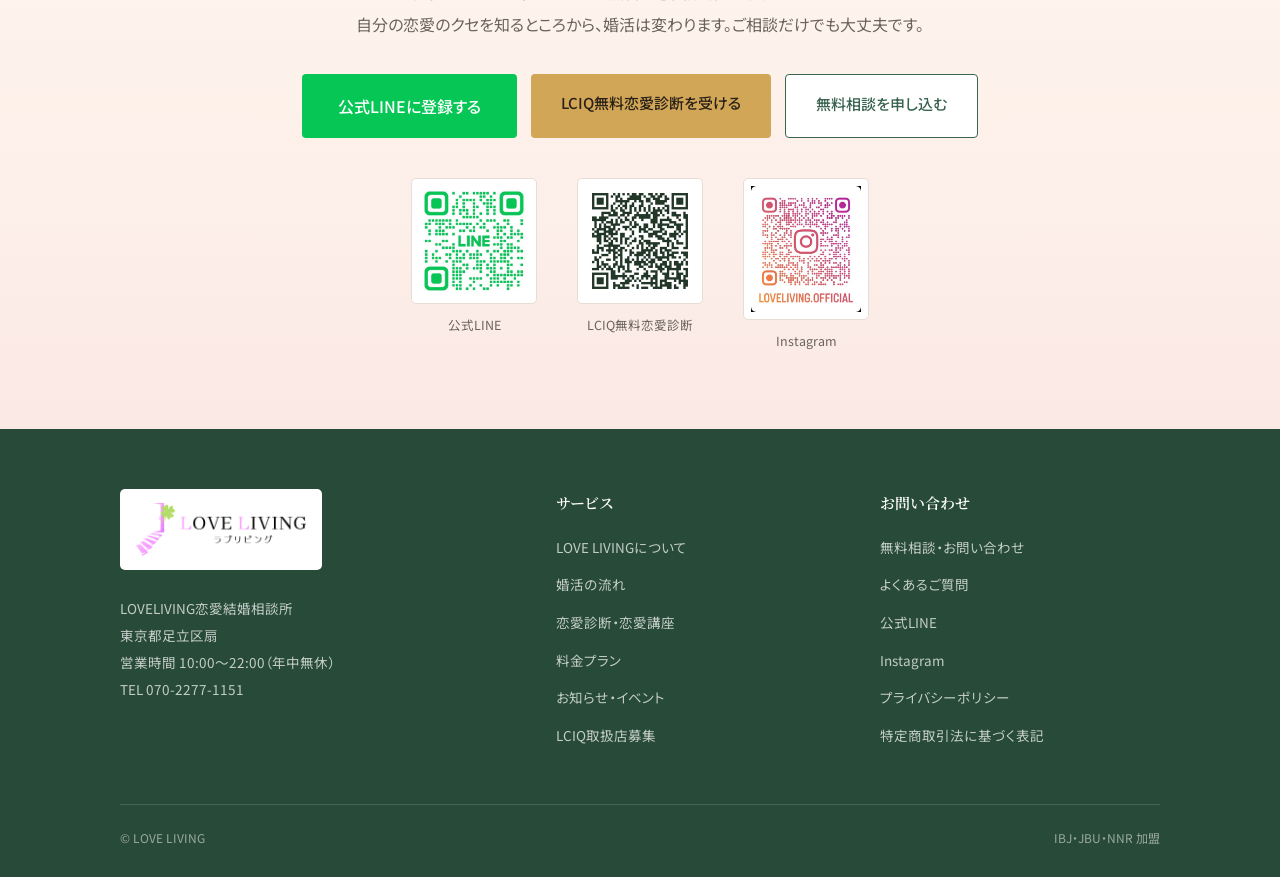
<file: preview/about.html>
<!doctype html><html lang="ja"><head>
<meta charset="utf-8"><meta name="viewport" content="width=device-width,initial-scale=1,viewport-fit=cover">
<title>LOVE LIVINGについて｜LOVELIVING恋愛結婚相談所</title><meta name="robots" content="noindex,nofollow"><meta name="description" content="LOVE LIVING 代表 有馬祐司のプロフィールと、結婚相談所を始めた理由。会社概要。">
<link rel="preconnect" href="https://fonts.gstatic.com" crossorigin><link rel="stylesheet" href="https://fonts.googleapis.com/css2?family=Noto+Sans+JP:wght@400;500;700&family=Noto+Serif+JP:wght@400;600;700&display=swap"><link rel="stylesheet" href="assets/css/style.css"></head><body>
<div class="pv">これは<b>確認用のサンプル</b>です。文章・写真・配色は、ご覧いただいたうえで調整いたします。</div>
<header class="hd"><div class="hd-in">
<a class="hd-logo" href="index.html"><img src="assets/img/logo.png" alt="LOVE LIVING ラブリビング"></a>
<button class="hd-tgl" onclick="document.querySelector('.hd-nav').classList.toggle('on')">メニュー</button>
<nav class="hd-nav"><a href="index.html">ホーム</a><a href="about.html" style="color:var(--c-main);font-weight:500">LOVE LIVINGについて</a><a href="flow.html">婚活の流れ</a><a href="lciq.html">恋愛診断・講座</a><a href="price.html">料金プラン</a><a href="news.html">お知らせ・イベント</a><a href="faq.html">よくあるご質問</a><a class="hd-cta" href="contact.html">無料相談・お問い合わせ</a></nav>
</div></header><section class="ph"><div class="wrap"><span class="en">About us</span><h1>LOVE LIVINGについて</h1></div></section><div class="crumb"><div class="wrap"><a href="index.html">ホーム</a> ／ LOVE LIVINGについて</div></div>
<section class="sec"><div class="wrap narrow">
<div class="sec-h"><span class="en">Our Story</span><h2>だまされる人を、もう出したくなかった。</h2></div>
<p class="lead">34歳で離婚をしてから、恋人ができても、結婚には至らない。<br>
そんなことを、何度もくり返してきました。</p>
<p class="lead">恋愛が止まってしまった45歳のとき、少しためらいながらも、マッチングアプリで婚活を始めました。入会と退会をくり返しながら続けていた47歳のとき、<strong>ロマンス詐欺</strong>に遭いました。</p>
<p class="lead">それからは、写真やメッセージから、詐欺かどうかがある程度分かるようになりました。手口を知るために、あえてそれらしく連絡を取り続け、すべて分かるまで向き合いました。その結果、手口は何通りもあることに気づきました。</p>
<p class="lead">許せない、という気持ちがありました。<br>
本当なら幸せになれるはずの人が、だまされて、婚活をあきらめてしまう。そんな人を、これ以上出したくない。助けたい、救いたい。<br>
その想いから恋愛講師となり、結婚相談所を始めました。</p>
<p class="lead">アプリでの出会いも、結婚相談所での出会いも、両方をふまえて相談できる。そんな恋愛相談所は、きっとここだけだと思っています。</p>
<p class="lead">こんな私でも婚活ができるのだから、自分にもできるかもしれない。<br>
そう思っていただけたら、うれしいです。</p>
<div style="border-left:3px solid var(--c-accent);padding:24px 0 24px 28px;margin:38px 0">
<p style="font-family:var(--serif);font-size:19px;line-height:2;margin:0">
結婚する幸せもあります。<br>それよりも、結婚してから続く幸せを大切にしてほしい。</p></div>
<p class="lead">LCIQで気づいて学んだことを、そのあとの人生にも活かしてほしい。<br>
一人ひとりに全力で寄り添い、その人らしい幸せにつながる出会いがあるように。その出会いが幸せの第一歩になるように、全力でサポートしていきます。</p>

<h3 class="tl-h">代表のあゆみ</h3>
<dl class="tl">
<dt>34歳</dt><dd>離婚を経験。その後、恋人はできても、結婚には至らない日々をくり返す</dd>
<dt>45歳</dt><dd>マッチングアプリで婚活を始める。入会と退会をくり返しながら活動</dd>
<dt>47歳</dt><dd>アプリで、ロマンス詐欺に遭う</dd>
<dt>その後</dt><dd>手口を知るために連絡を取り続け、すべて分かるまで向き合う。手口が何通りもあることに気づく</dd>
<dt>2025年12月</dt><dd>恋愛ソムリエ®として、一般社団法人 日本ブライダル・ソムリエ協会の会員に</dd>
<dt>2026年7月</dt><dd>LCIQ（恋愛コミュニケーション）講師に認定</dd>
<dt>現在</dt><dd>恋愛講師として活動しながら、結婚相談所 LOVE LIVING を運営</dd>
</dl>
</div></section>

<section class="sec sec-alt"><div class="wrap"><div class="split split-xs">
<div class="split-img"><img class="portrait" src="assets/img/rep-sub.jpg" alt="代表 有馬 祐司"></div>
<div><span class="en" style="font-size:12px;letter-spacing:.22em;color:var(--c-accent);display:block;margin-bottom:12px">Representative</span>
<h2 style="font-family:var(--serif);font-size:27px;margin:0 0 6px;font-weight:600">有馬 祐司</h2>
<p style="color:var(--c-muted);font-size:14.5px;margin:0 0 22px">LOVE LIVING 代表／恋愛ソムリエ®</p>
<ul class="ul">
<li>恋愛ソムリエ®<br><span style="font-size:13.5px;color:var(--c-muted)">一般社団法人 日本ブライダル・ソムリエ協会　2025年12月より会員</span></li>
<li>LCIQ（恋愛コミュニケーション）講師<br><span style="font-size:13.5px;color:var(--c-muted)">同協会 認定　2026年7月取得</span></li>
<li>ファイナンシャルプランナー</li>
<li>保険業界での長年の実務経験</li>
<li>IBJ（日本結婚相談所連盟）正規加盟店</li></ul>
<p class="lead" style="margin-top:22px;font-size:15.5px">
「まさに努力と結果は比例する！」を座右の銘に、一人ひとりの婚活に、最後まで付き合います。</p></div>
</div></div></section>

<section class="sec"><div class="wrap">
<div class="sec-h"><span class="en">License</span><h2>資格</h2></div>
<div class="creds">
<figure><img src="assets/img/license.jpg" alt="恋愛ソムリエ®免許証"><figcaption>恋愛ソムリエ®免許証</figcaption></figure>
<figure><img src="assets/img/cert-lciq.jpg" alt="LCIQ講師認定書"><figcaption>LCIQ 講師認定書</figcaption></figure>
</div></div></section>

<section class="sec sec-alt"><div class="wrap narrow">
<div class="sec-h"><span class="en">Voice</span><h2>代表へのお客様の声</h2></div>
<div class="voice">
<p>有馬さんに担当していただいて本当に良かったと思っています。親身になって話を聞いてくださり、丁寧にサポートしていただいてありがとうございます。一人では悩んでしまうことも、相談できる方がいることで前向きになれました。ありがとうございました！</p>
<cite>20代 女性</cite></div>
</div></section>

<section class="sec"><div class="wrap narrow">
<div class="sec-h"><span class="en">After Marriage</span><h2>ご成婚後も、ご相談ください</h2></div>
<p class="lead">結婚は、ゴールではなくスタートです。<br>
LOVE LIVING では、ご成婚後の住まいや保険についてのご相談も承ります。</p>
<p class="lead">代表は保険業界での長年の実務経験とファイナンシャルプランナーの資格をもとに、家計や保障の考え方について、経験にもとづいたご相談に応じます。個別の商品については、必要に応じて提携先の専門家をご紹介いたします。</p>
<p style="font-size:13px;color:var(--c-muted);line-height:1.9;margin-top:22px">
※当社は宅地建物取引業者ではありません。不動産のお取引は提携先の宅地建物取引業者が行います。<br>
※保険の募集・勧誘は行っておりません。一般的な情報提供のみとなります。</p>
</div></section>

<section class="sec sec-alt"><div class="wrap narrow">
<div class="sec-h"><span class="en">Company</span><h2>会社概要</h2></div>
<table class="info">
<tr><th>商号</th><td>LOVE LIVING（ラブリビング）</td></tr>
<tr><th>サービス名</th><td>LOVELIVING恋愛結婚相談所</td></tr>
<tr><th>代表者</th><td>有馬 祐司</td></tr>
<tr><th>所在地</th><td>東京都足立区扇</td></tr>
<tr><th>電話番号</th><td>070-2277-1151</td></tr>
<tr><th>メールアドレス</th><td>love-living.0616@outlook.com</td></tr>
<tr><th>営業時間</th><td>10:00〜22:00</td></tr>
<tr><th>定休日</th><td>年中無休</td></tr>
<tr><th>設立</th><td>2025年6月</td></tr>
<tr><th>事業内容</th><td>結婚相談所の運営／恋愛講座・恋愛トレーニングの実施／LCIQ恋愛診断の提供</td></tr>
<tr><th>加盟団体</th><td>IBJ（日本結婚相談所連盟）正規加盟店<br>JBU（全国結婚相談所連盟）・NNR（日本仲人連盟）　※サンマリッジとして加盟</td></tr>
<tr><th>対応エリア</th><td>全国（オンライン対応）</td></tr>
</table>
<div class="pbox">
<span class="eyebrow">Partner</span>
<h3>LCIQ取扱店を募集しています</h3>
<p>LCIQ恋愛診断を、ご自身のサービスやお仕事に取り入れてみませんか。<br>
毎月2回、オンライン（ZOOM）で説明会を開いています。まずはご案内ページをご覧ください。</p>
<ul class="pbox-facts"><li><span>導入費用</span>33,000円（税込）</li><li><span>説明会</span>毎月2回・ZOOM</li></ul>
<div class="pbox-btns"><a class="btn btn-main" href="https://lciq-partner.netlify.app/?name=LOVE%20%20LIVING&person=%E4%BB%A3%E8%A1%A8%E3%80%80%E6%9C%89%E9%A6%AC%E7%A5%90%E5%8F%B8&form=https%3A%2F%2Fforms.gle%2FbSPj1KupnK31gzVN7" target="_blank" rel="noopener">取扱店のご案内を見る</a>
<a class="pbox-more" href="lciq.html#partner">くわしい説明はこちら</a></div>
</div></div></section>
<section class="cta"><div class="wrap">
<h2>まずは、恋愛診断をどうぞ</h2>
<p>公式LINEにご登録いただくと、無料の恋愛診断をお受けいただけます。<br>
自分の恋愛のクセを知るところから、婚活は変わります。ご相談だけでも大丈夫です。</p>
<div class="cta-btns">
<a class="btn btn-line" href="https://line.me/R/ti/p/@072yzgbv" target="_blank" rel="noopener">公式LINEに登録する</a>
<a class="btn btn-gold" href="https://lciq-diagnosis.com/home?agent_id=2159019" target="_blank" rel="noopener">LCIQ無料恋愛診断を受ける</a>
<a class="btn btn-ghost" href="contact.html">無料相談を申し込む</a></div>
<div class="qr-row">
<div class="qr"><img src="assets/img/qr-line.jpg" alt="公式LINE QRコード"><span>公式LINE</span></div>
<div class="qr"><img src="assets/img/qr-lciq.jpg" alt="LCIQ無料恋愛診断 QRコード"><span>LCIQ無料恋愛診断</span></div>
<div class="qr"><img src="assets/img/qr-instagram.jpg" alt="Instagram QRコード"><span>Instagram</span></div>
</div></div></section><footer class="ft"><div class="wrap"><div class="ft-in">
<div><div class="ft-logo"><img src="assets/img/logo.png" alt="LOVE LIVING"></div>
<p>LOVELIVING恋愛結婚相談所<br>東京都足立区扇<br>営業時間 10:00〜22:00（年中無休）<br>TEL 070-2277-1151</p></div>
<div><h4>サービス</h4><ul>
<li><a href="about.html">LOVE LIVINGについて</a></li><li><a href="flow.html">婚活の流れ</a></li>
<li><a href="lciq.html">恋愛診断・恋愛講座</a></li><li><a href="price.html">料金プラン</a></li><li><a href="news.html">お知らせ・イベント</a></li>
<li><a href="https://lciq-partner.netlify.app/?name=LOVE%20%20LIVING&person=%E4%BB%A3%E8%A1%A8%E3%80%80%E6%9C%89%E9%A6%AC%E7%A5%90%E5%8F%B8&form=https%3A%2F%2Fforms.gle%2FbSPj1KupnK31gzVN7" target="_blank" rel="noopener">LCIQ取扱店募集</a></li></ul></div>
<div><h4>お問い合わせ</h4><ul>
<li><a href="contact.html">無料相談・お問い合わせ</a></li><li><a href="faq.html">よくあるご質問</a></li>
<li><a href="https://line.me/R/ti/p/@072yzgbv" target="_blank" rel="noopener">公式LINE</a></li>
<li><a href="https://www.instagram.com/loveliving.official/" target="_blank" rel="noopener">Instagram</a></li>
<li><a href="privacy.html">プライバシーポリシー</a></li>
<li><a href="law.html">特定商取引法に基づく表記</a></li></ul></div></div>
<div class="ft-btm"><span>&copy; LOVE LIVING</span><span>IBJ・JBU・NNR 加盟</span></div>
</div></footer></body></html>
</file>
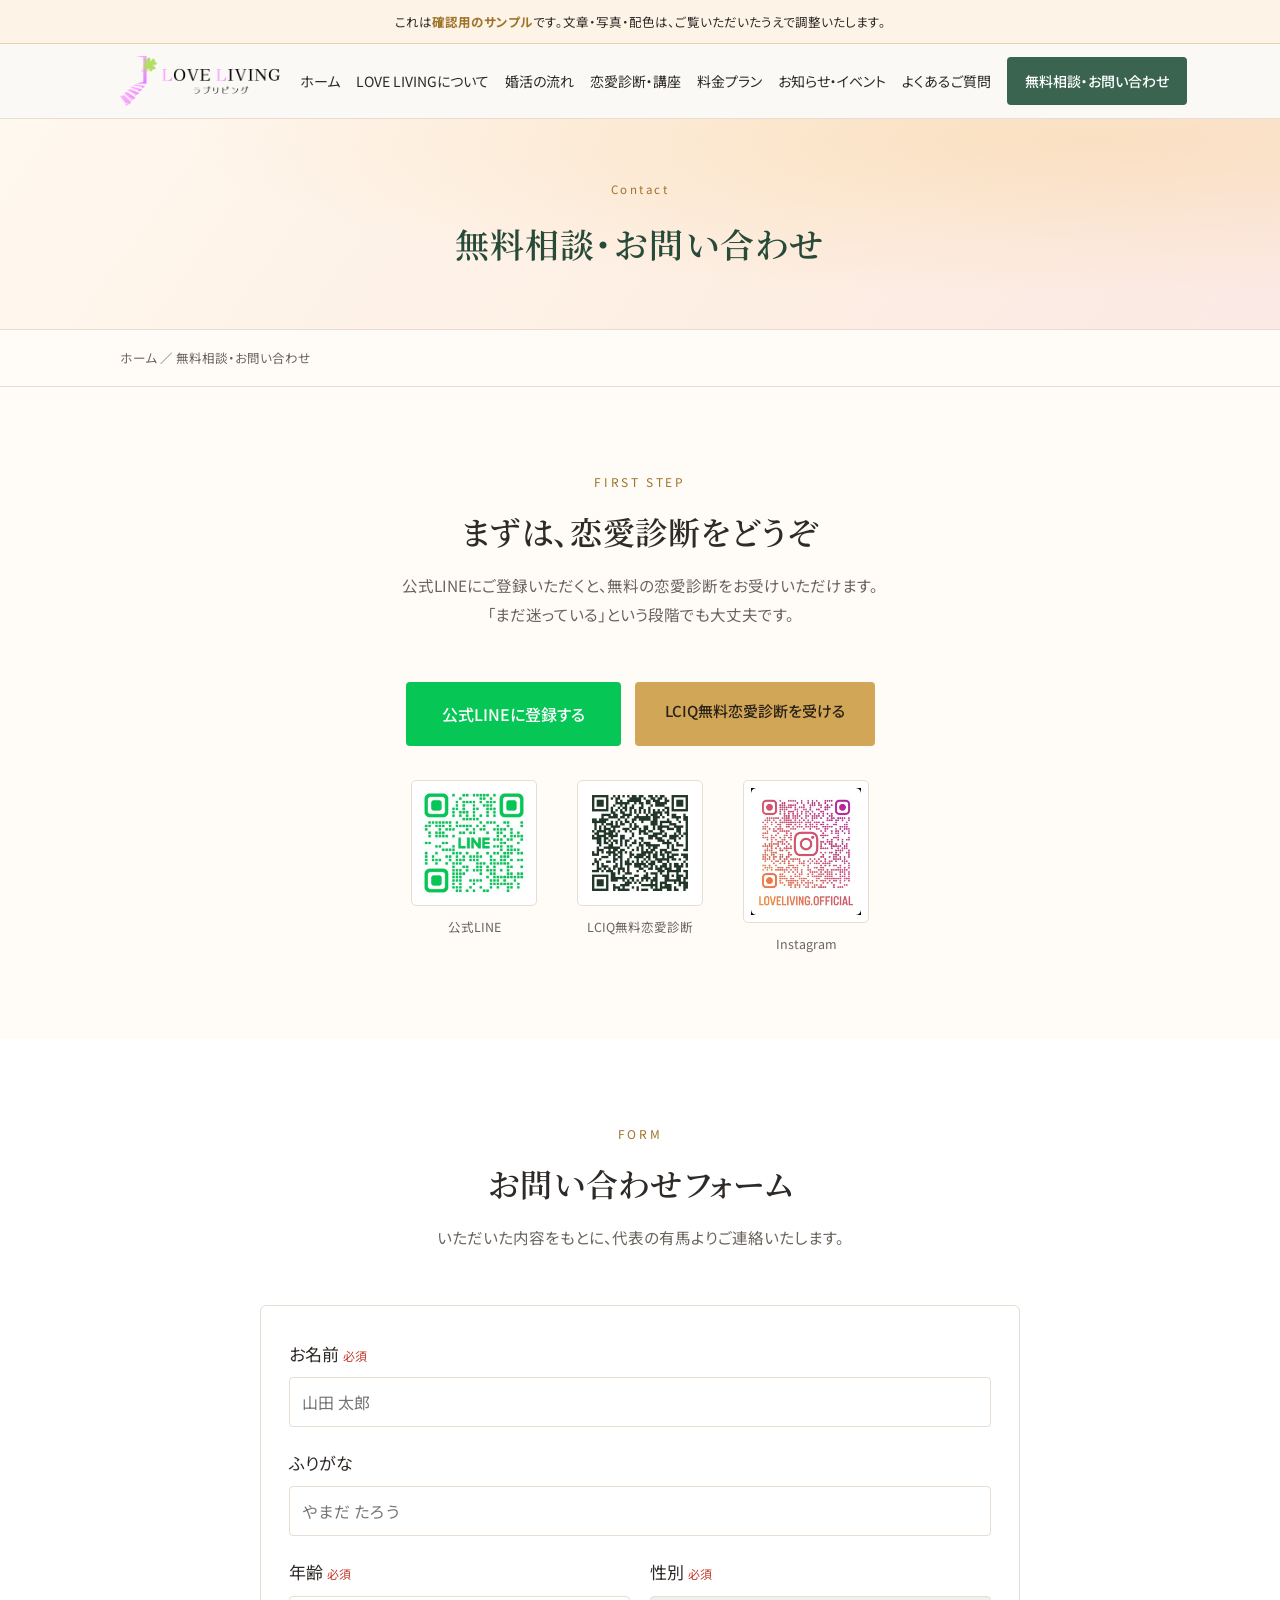
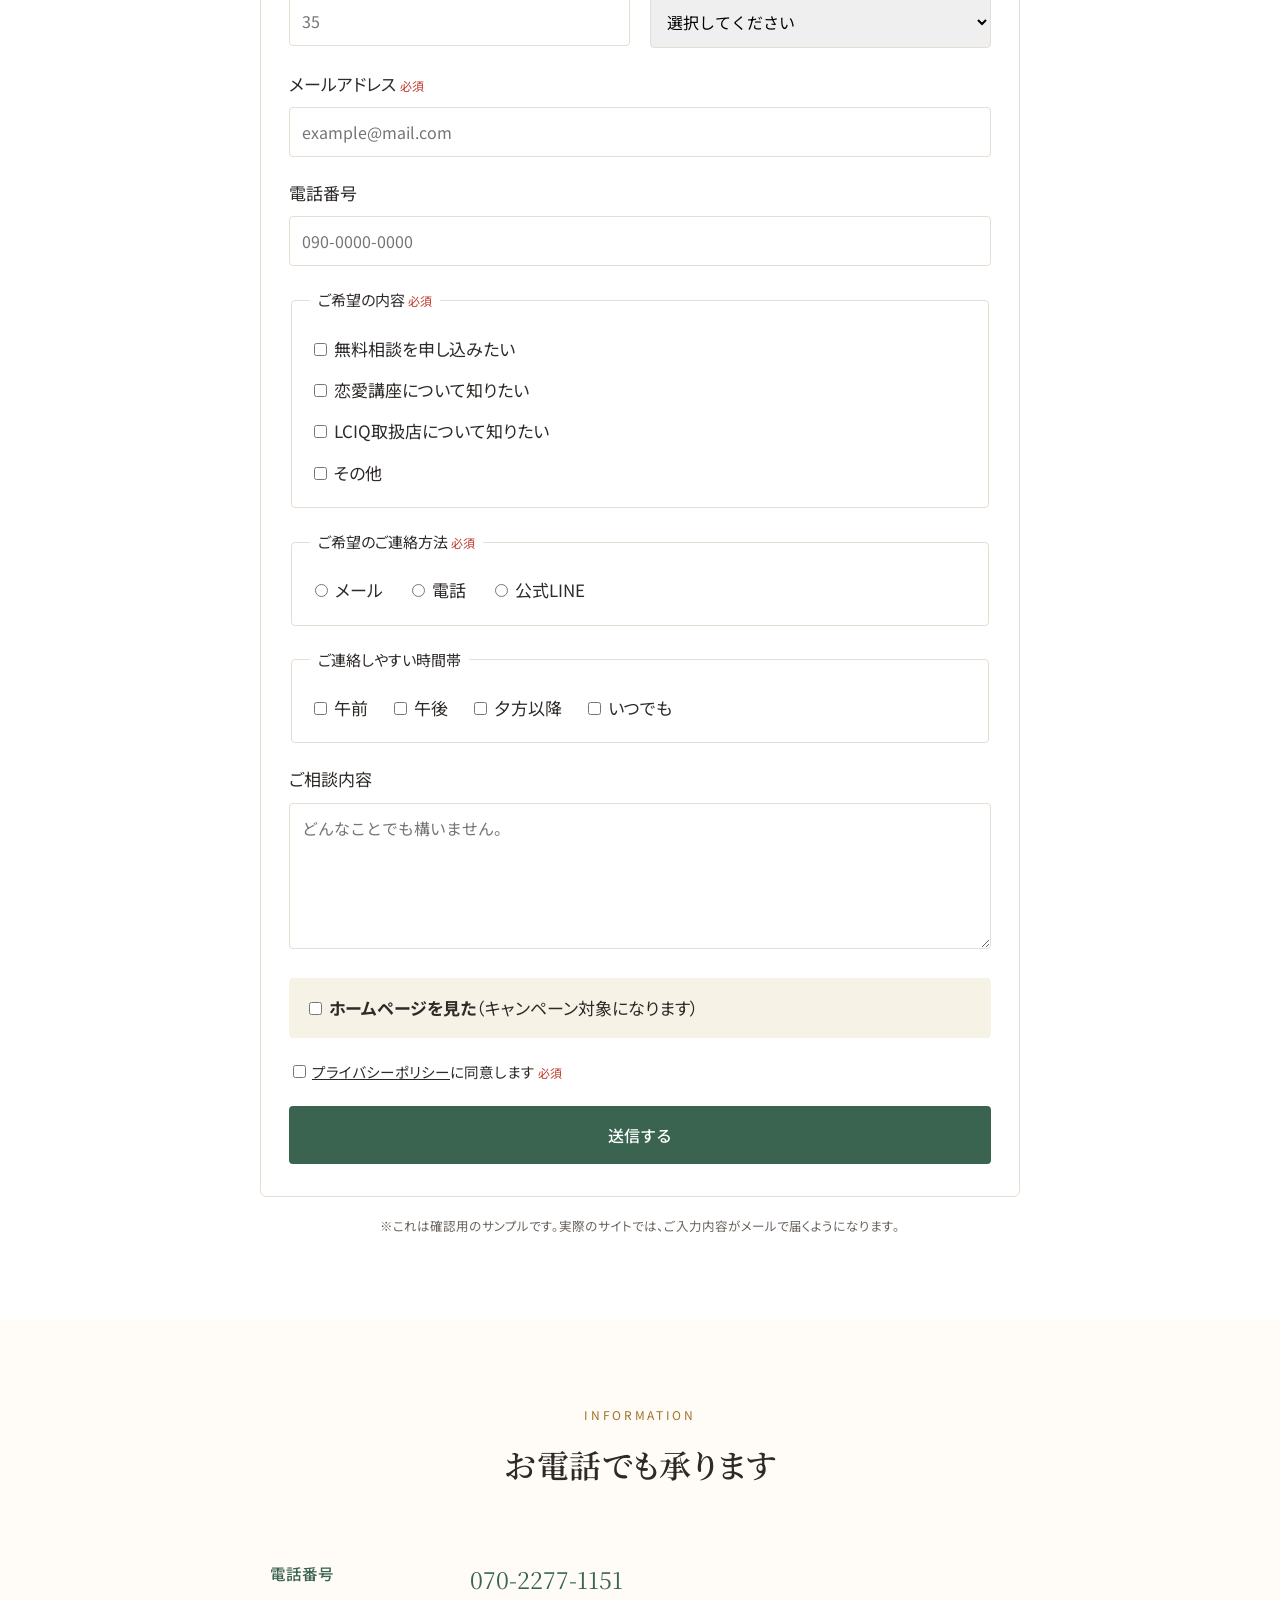
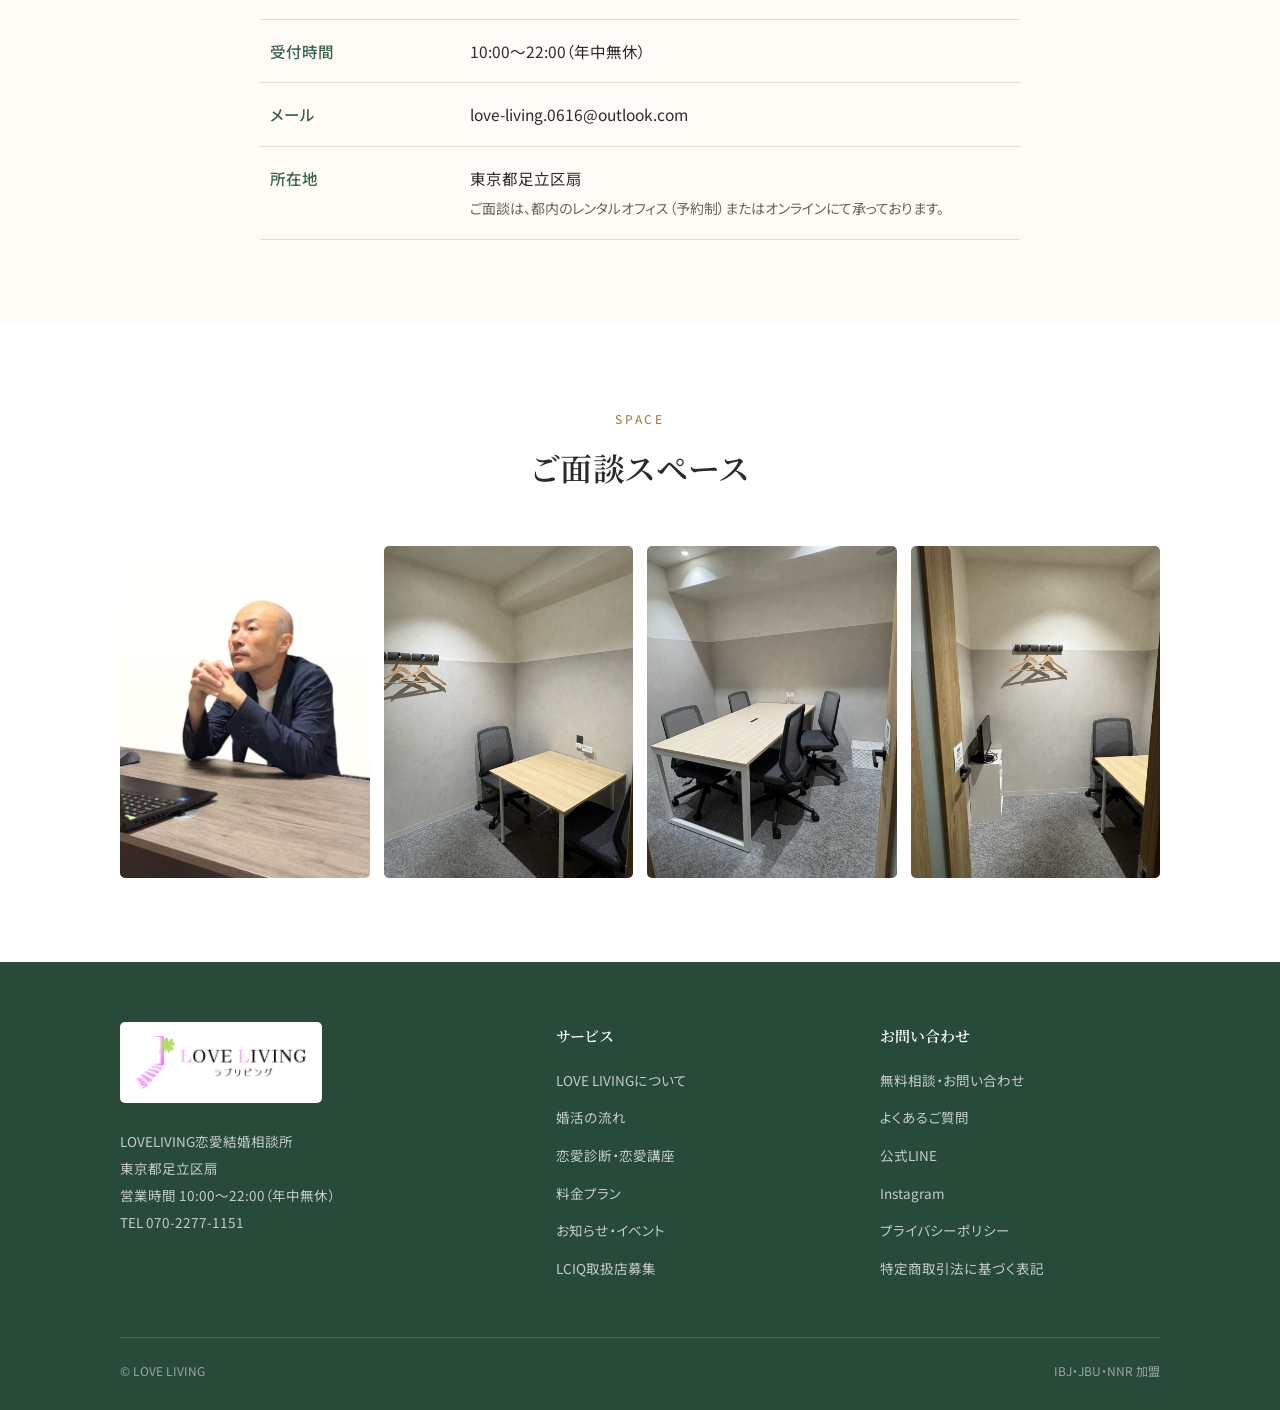
<file: preview/contact.html>
<!doctype html><html lang="ja"><head>
<meta charset="utf-8"><meta name="viewport" content="width=device-width,initial-scale=1,viewport-fit=cover">
<title>無料相談・お問い合わせ｜LOVELIVING恋愛結婚相談所</title><meta name="robots" content="noindex,nofollow"><meta name="description" content="無料相談のお申し込み、恋愛講座やLCIQ取扱店についてのお問い合わせはこちらから。">
<link rel="preconnect" href="https://fonts.gstatic.com" crossorigin><link rel="stylesheet" href="https://fonts.googleapis.com/css2?family=Noto+Sans+JP:wght@400;500;700&family=Noto+Serif+JP:wght@400;600;700&display=swap"><link rel="stylesheet" href="assets/css/style.css"></head><body>
<div class="pv">これは<b>確認用のサンプル</b>です。文章・写真・配色は、ご覧いただいたうえで調整いたします。</div>
<header class="hd"><div class="hd-in">
<a class="hd-logo" href="index.html"><img src="assets/img/logo.png" alt="LOVE LIVING ラブリビング"></a>
<button class="hd-tgl" onclick="document.querySelector('.hd-nav').classList.toggle('on')">メニュー</button>
<nav class="hd-nav"><a href="index.html">ホーム</a><a href="about.html">LOVE LIVINGについて</a><a href="flow.html">婚活の流れ</a><a href="lciq.html">恋愛診断・講座</a><a href="price.html">料金プラン</a><a href="news.html">お知らせ・イベント</a><a href="faq.html">よくあるご質問</a><a class="hd-cta" href="contact.html">無料相談・お問い合わせ</a></nav>
</div></header><section class="ph"><div class="wrap"><span class="en">Contact</span><h1>無料相談・お問い合わせ</h1></div></section><div class="crumb"><div class="wrap"><a href="index.html">ホーム</a> ／ 無料相談・お問い合わせ</div></div>
<section class="sec"><div class="wrap narrow">
<div class="sec-h"><span class="en">First Step</span><h2>まずは、恋愛診断をどうぞ</h2>
<p>公式LINEにご登録いただくと、無料の恋愛診断をお受けいただけます。<br>
「まだ迷っている」という段階でも大丈夫です。</p></div>
<div style="display:flex;gap:14px;flex-wrap:wrap;justify-content:center;margin-bottom:34px">
<a class="btn btn-line" href="https://line.me/R/ti/p/@072yzgbv" target="_blank" rel="noopener">公式LINEに登録する</a>
<a class="btn btn-gold" href="https://lciq-diagnosis.com/home?agent_id=2159019" target="_blank" rel="noopener">LCIQ無料恋愛診断を受ける</a></div>
<div class="qr-row" style="margin-top:0">
<div class="qr"><img src="assets/img/qr-line.jpg" alt="公式LINE QRコード"><span>公式LINE</span></div>
<div class="qr"><img src="assets/img/qr-lciq.jpg" alt="LCIQ無料恋愛診断 QRコード"><span>LCIQ無料恋愛診断</span></div>
<div class="qr"><img src="assets/img/qr-instagram.jpg" alt="Instagram QRコード"><span>Instagram</span></div>
</div></div></section>

<section class="sec sec-alt"><div class="wrap narrow">
<div class="sec-h"><span class="en">Form</span><h2>お問い合わせフォーム</h2>
<p>いただいた内容をもとに、代表の有馬よりご連絡いたします。</p></div>
<div class="card" style="background:#fff">
<form onsubmit="alert('これは確認用のサンプルです。実際のサイトでは送信できるようになります。');return false;">
<div style="display:grid;gap:20px">
<label>お名前 <span style="color:#C0392B;font-size:12px">必須</span><br><input required placeholder="山田 太郎" style="width:100%;padding:12px;border:1px solid var(--c-line);border-radius:4px;font-size:16px;font-family:inherit;margin-top:7px"></label>
<label>ふりがな<br><input placeholder="やまだ たろう" style="width:100%;padding:12px;border:1px solid var(--c-line);border-radius:4px;font-size:16px;font-family:inherit;margin-top:7px"></label>
<div style="display:grid;grid-template-columns:1fr 1fr;gap:20px">
<label>年齢 <span style="color:#C0392B;font-size:12px">必須</span><br><input required placeholder="35" style="width:100%;padding:12px;border:1px solid var(--c-line);border-radius:4px;font-size:16px;font-family:inherit;margin-top:7px"></label>
<label>性別 <span style="color:#C0392B;font-size:12px">必須</span><br><select required style="width:100%;padding:12px;border:1px solid var(--c-line);border-radius:4px;font-size:16px;font-family:inherit;margin-top:7px"><option value="">選択してください</option><option>男性</option><option>女性</option></select></label></div>
<label>メールアドレス <span style="color:#C0392B;font-size:12px">必須</span><br><input required type="email" placeholder="example@mail.com" style="width:100%;padding:12px;border:1px solid var(--c-line);border-radius:4px;font-size:16px;font-family:inherit;margin-top:7px"></label>
<label>電話番号<br><input placeholder="090-0000-0000" style="width:100%;padding:12px;border:1px solid var(--c-line);border-radius:4px;font-size:16px;font-family:inherit;margin-top:7px"></label>
<fieldset style="border:1px solid var(--c-line);border-radius:4px;padding:18px"><legend style="font-size:15px;padding:0 8px">ご希望の内容 <span style="color:#C0392B;font-size:12px">必須</span></legend>
<label style="display:block;margin-bottom:9px"><input type="checkbox"> 無料相談を申し込みたい</label>
<label style="display:block;margin-bottom:9px"><input type="checkbox"> 恋愛講座について知りたい</label>
<label style="display:block;margin-bottom:9px"><input type="checkbox"> LCIQ取扱店について知りたい</label>
<label style="display:block"><input type="checkbox"> その他</label></fieldset>
<fieldset style="border:1px solid var(--c-line);border-radius:4px;padding:18px"><legend style="font-size:15px;padding:0 8px">ご希望のご連絡方法 <span style="color:#C0392B;font-size:12px">必須</span></legend>
<label style="display:inline-block;margin-right:20px"><input type="radio" name="how"> メール</label>
<label style="display:inline-block;margin-right:20px"><input type="radio" name="how"> 電話</label>
<label style="display:inline-block"><input type="radio" name="how"> 公式LINE</label></fieldset>
<fieldset style="border:1px solid var(--c-line);border-radius:4px;padding:18px"><legend style="font-size:15px;padding:0 8px">ご連絡しやすい時間帯</legend>
<label style="display:inline-block;margin-right:18px"><input type="checkbox"> 午前</label>
<label style="display:inline-block;margin-right:18px"><input type="checkbox"> 午後</label>
<label style="display:inline-block;margin-right:18px"><input type="checkbox"> 夕方以降</label>
<label style="display:inline-block"><input type="checkbox"> いつでも</label></fieldset>
<label>ご相談内容<br><textarea rows="5" placeholder="どんなことでも構いません。" style="width:100%;padding:12px;border:1px solid var(--c-line);border-radius:4px;font-size:16px;font-family:inherit;margin-top:7px"></textarea></label>
<label style="background:#F7F2E6;padding:14px 16px;border-radius:4px"><input type="checkbox"> <strong>ホームページを見た</strong>（キャンペーン対象になります）</label>
<label style="font-size:14.5px"><input type="checkbox" required> <a href="privacy.html">プライバシーポリシー</a>に同意します <span style="color:#C0392B;font-size:12px">必須</span></label>
<button class="btn btn-main" style="border:none;cursor:pointer;font-family:inherit;width:100%;padding:17px">送信する</button>
</div></form></div>
<p class="trust-note" style="margin-top:18px">※これは確認用のサンプルです。実際のサイトでは、ご入力内容がメールで届くようになります。</p>
</div></section>

<section class="sec"><div class="wrap narrow">
<div class="sec-h"><span class="en">Information</span><h2>お電話でも承ります</h2></div>
<table class="info">
<tr><th>電話番号</th><td style="font-family:var(--serif);font-size:23px;color:var(--c-main)">070-2277-1151</td></tr>
<tr><th>受付時間</th><td>10:00〜22:00（年中無休）</td></tr>
<tr><th>メール</th><td>love-living.0616@outlook.com</td></tr>
<tr><th>所在地</th><td>東京都足立区扇<br><span style="font-size:14px;color:var(--c-muted)">ご面談は、都内のレンタルオフィス（予約制）またはオンラインにて承っております。</span></td></tr>
</table></div></section>

<section class="sec sec-alt"><div class="wrap">
<div class="sec-h"><span class="en">Space</span><h2>ご面談スペース</h2></div>
<div class="gal">
<img src="assets/img/meeting-listen.jpg" alt="ご面談の様子" style="aspect-ratio:3/4;object-fit:cover;object-position:50% 70%">
<img src="assets/img/office-room1.jpg" alt="ご面談スペース">
<img src="assets/img/office-meeting.jpg" alt="ミーティングルーム">
<img src="assets/img/office-room2.jpg" alt="ご面談スペース">
</div></div></section>
<footer class="ft"><div class="wrap"><div class="ft-in">
<div><div class="ft-logo"><img src="assets/img/logo.png" alt="LOVE LIVING"></div>
<p>LOVELIVING恋愛結婚相談所<br>東京都足立区扇<br>営業時間 10:00〜22:00（年中無休）<br>TEL 070-2277-1151</p></div>
<div><h4>サービス</h4><ul>
<li><a href="about.html">LOVE LIVINGについて</a></li><li><a href="flow.html">婚活の流れ</a></li>
<li><a href="lciq.html">恋愛診断・恋愛講座</a></li><li><a href="price.html">料金プラン</a></li><li><a href="news.html">お知らせ・イベント</a></li>
<li><a href="https://lciq-partner.netlify.app/?name=LOVE%20%20LIVING&person=%E4%BB%A3%E8%A1%A8%E3%80%80%E6%9C%89%E9%A6%AC%E7%A5%90%E5%8F%B8&form=https%3A%2F%2Fforms.gle%2FbSPj1KupnK31gzVN7" target="_blank" rel="noopener">LCIQ取扱店募集</a></li></ul></div>
<div><h4>お問い合わせ</h4><ul>
<li><a href="contact.html">無料相談・お問い合わせ</a></li><li><a href="faq.html">よくあるご質問</a></li>
<li><a href="https://line.me/R/ti/p/@072yzgbv" target="_blank" rel="noopener">公式LINE</a></li>
<li><a href="https://www.instagram.com/loveliving.official/" target="_blank" rel="noopener">Instagram</a></li>
<li><a href="privacy.html">プライバシーポリシー</a></li>
<li><a href="law.html">特定商取引法に基づく表記</a></li></ul></div></div>
<div class="ft-btm"><span>&copy; LOVE LIVING</span><span>IBJ・JBU・NNR 加盟</span></div>
</div></footer></body></html>
</file>
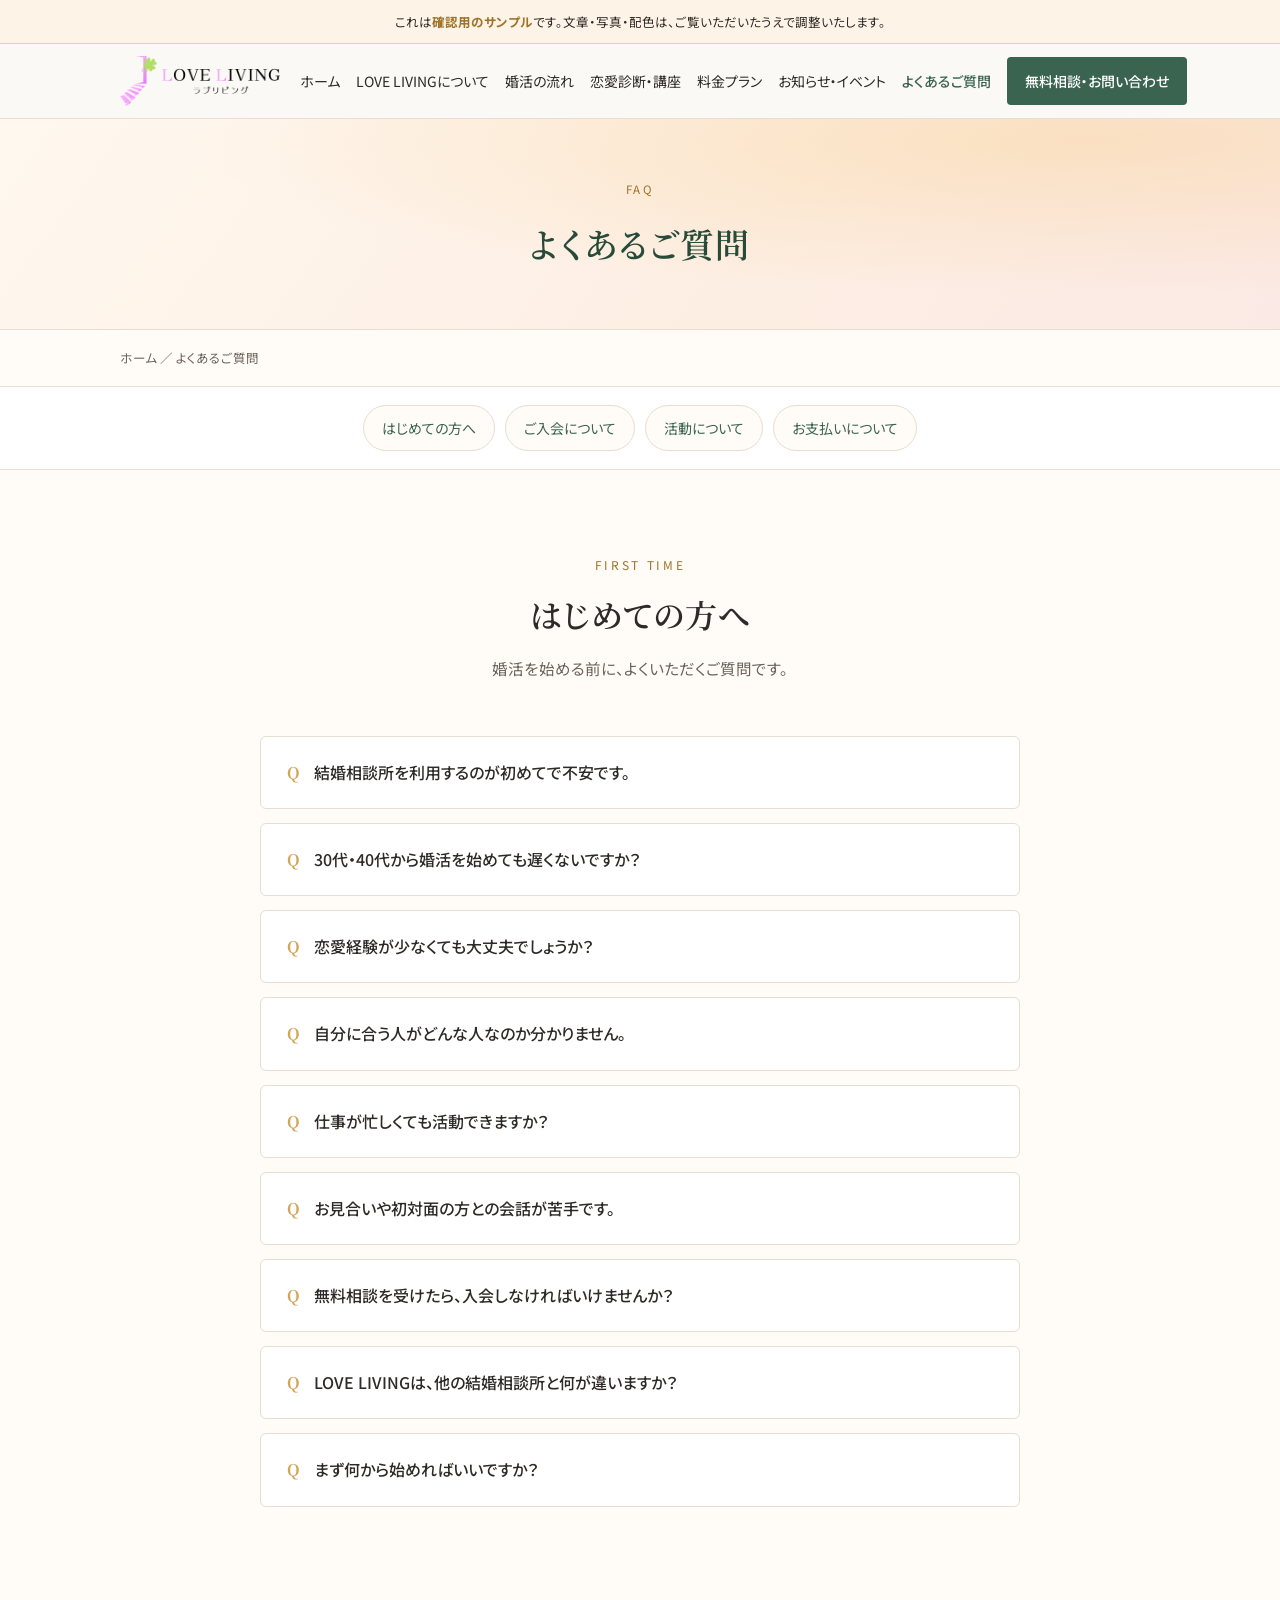
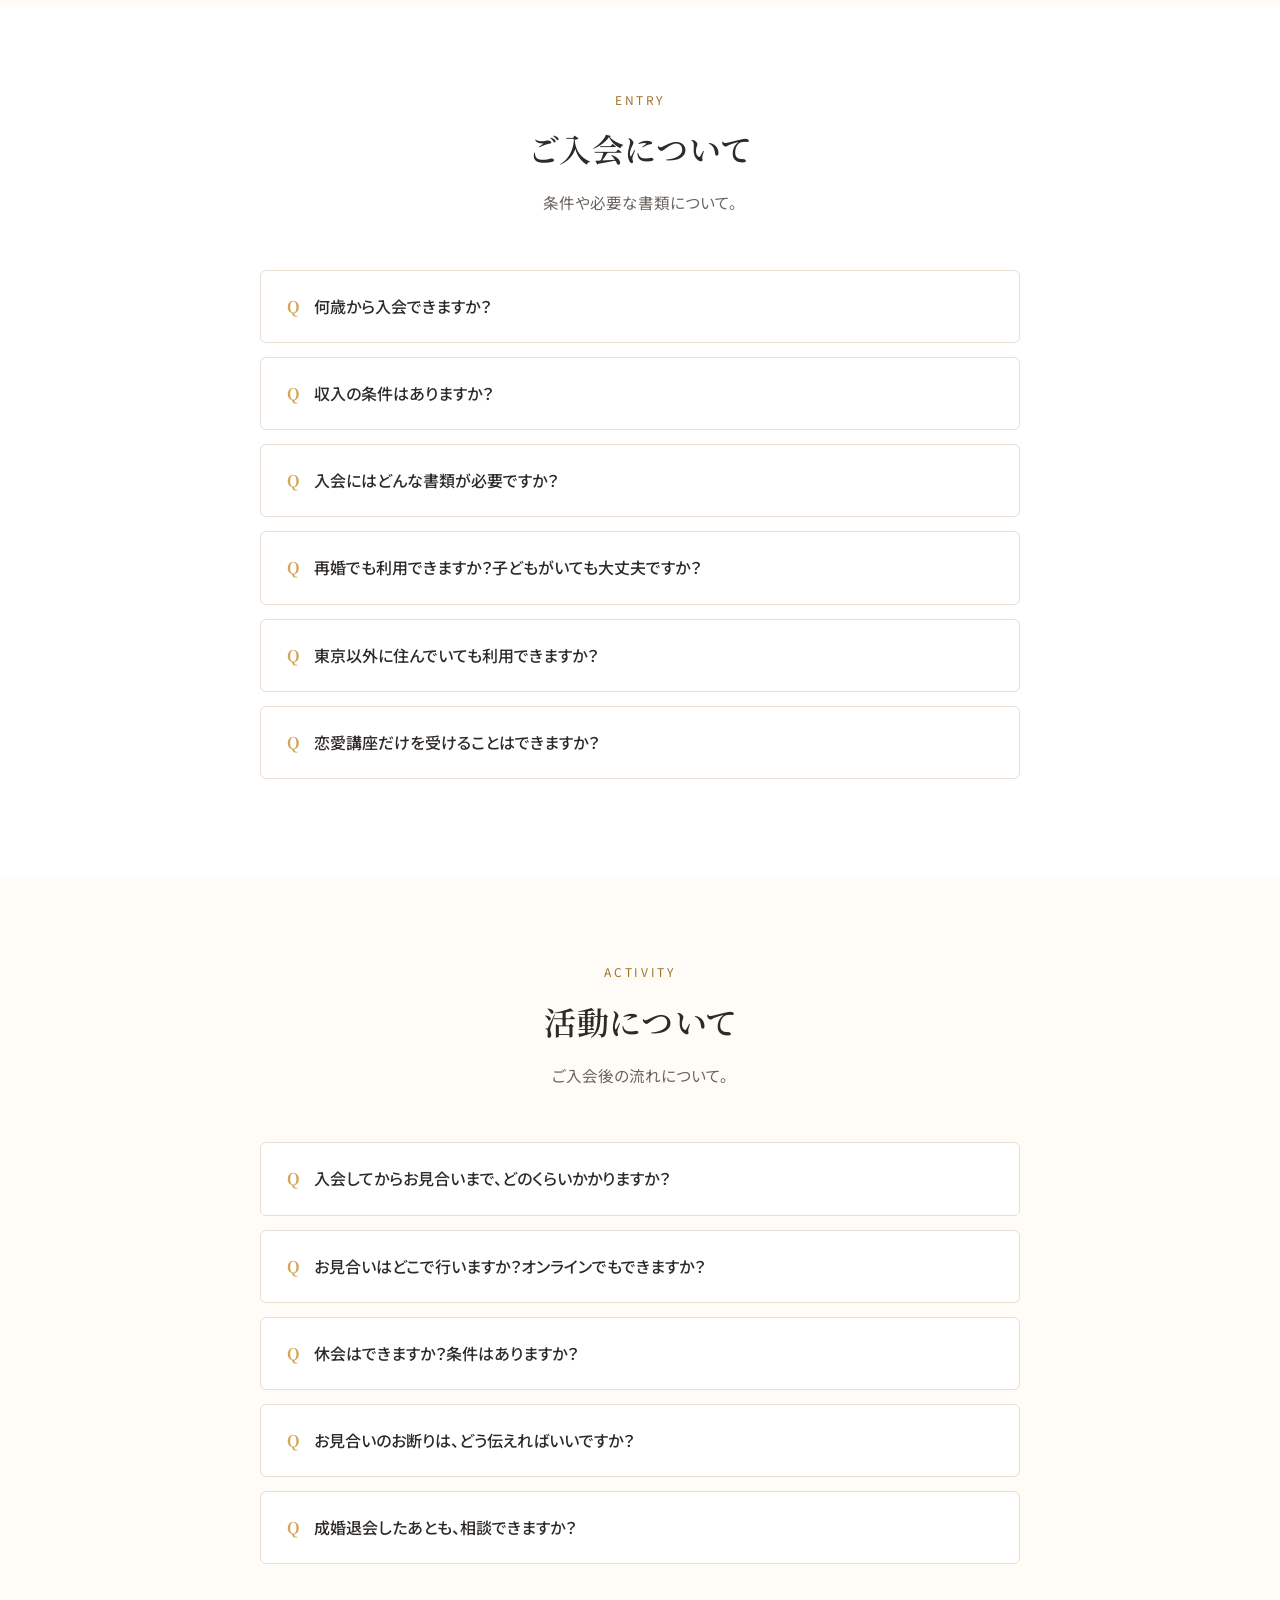
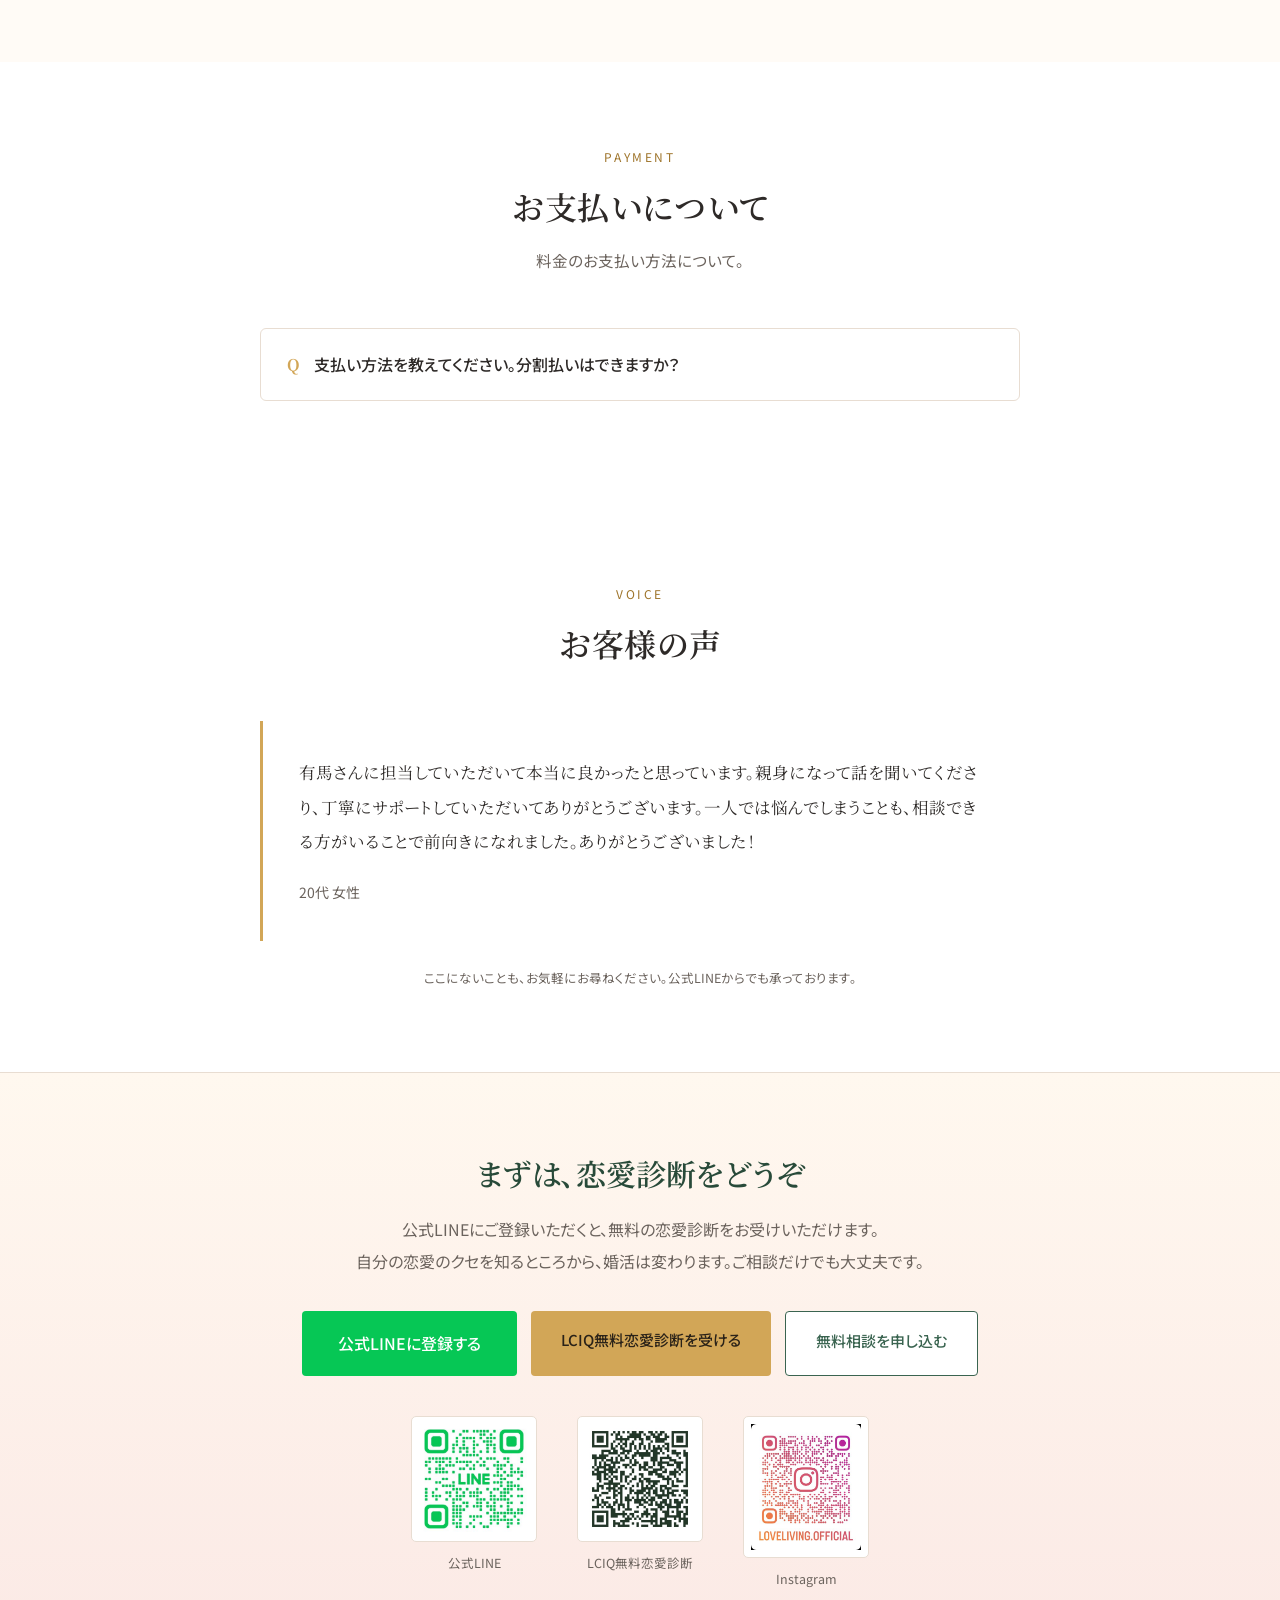
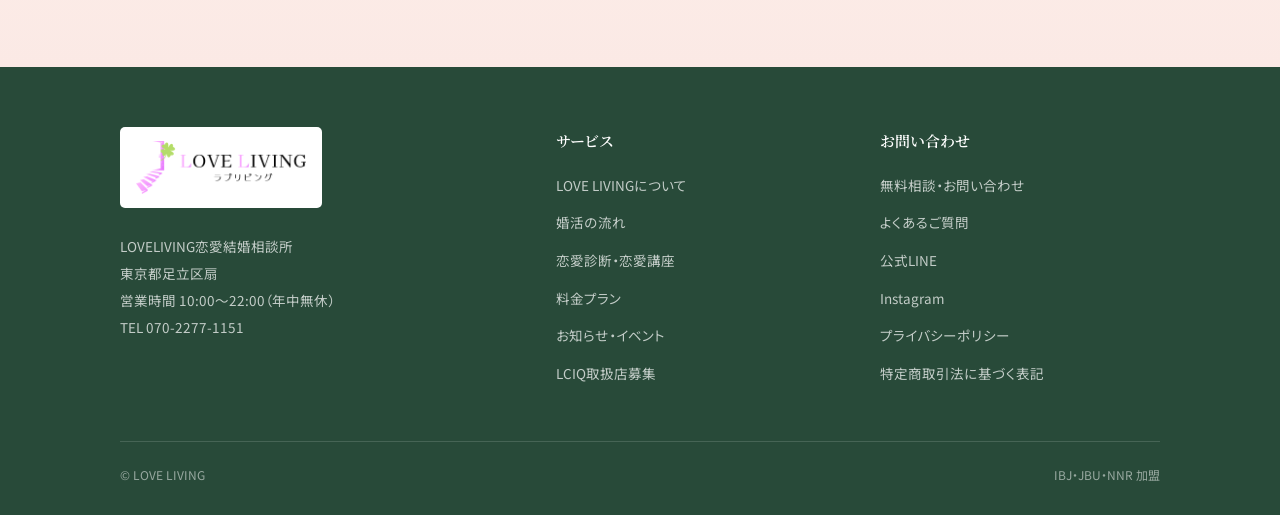
<file: preview/faq.html>
<!doctype html><html lang="ja"><head>
<meta charset="utf-8"><meta name="viewport" content="width=device-width,initial-scale=1,viewport-fit=cover">
<title>よくあるご質問｜LOVELIVING恋愛結婚相談所</title><meta name="robots" content="noindex,nofollow"><meta name="description" content="はじめての婚活の不安、入会条件、必要書類、お支払いなど、よくいただくご質問にお答えします。">
<link rel="preconnect" href="https://fonts.gstatic.com" crossorigin><link rel="stylesheet" href="https://fonts.googleapis.com/css2?family=Noto+Sans+JP:wght@400;500;700&family=Noto+Serif+JP:wght@400;600;700&display=swap"><link rel="stylesheet" href="assets/css/style.css"></head><body>
<div class="pv">これは<b>確認用のサンプル</b>です。文章・写真・配色は、ご覧いただいたうえで調整いたします。</div>
<header class="hd"><div class="hd-in">
<a class="hd-logo" href="index.html"><img src="assets/img/logo.png" alt="LOVE LIVING ラブリビング"></a>
<button class="hd-tgl" onclick="document.querySelector('.hd-nav').classList.toggle('on')">メニュー</button>
<nav class="hd-nav"><a href="index.html">ホーム</a><a href="about.html">LOVE LIVINGについて</a><a href="flow.html">婚活の流れ</a><a href="lciq.html">恋愛診断・講座</a><a href="price.html">料金プラン</a><a href="news.html">お知らせ・イベント</a><a href="faq.html" style="color:var(--c-main);font-weight:500">よくあるご質問</a><a class="hd-cta" href="contact.html">無料相談・お問い合わせ</a></nav>
</div></header><section class="ph"><div class="wrap"><span class="en">FAQ</span><h1>よくあるご質問</h1></div></section><div class="crumb"><div class="wrap"><a href="index.html">ホーム</a> ／ よくあるご質問</div></div><style>.catnav a{text-decoration:none;font-size:14px;padding:9px 18px;border:1px solid var(--c-line);border-radius:99px;color:var(--c-main);background:var(--c-base);white-space:nowrap}.catnav a:hover{background:var(--c-main);color:#fff}</style><div style="background:#fff;border-bottom:1px solid var(--c-line);padding:18px 0"><div class="wrap"><div class="catnav" style="display:flex;gap:10px;flex-wrap:wrap;justify-content:center"><a href="#cat0">はじめての方へ</a><a href="#cat1">ご入会について</a><a href="#cat2">活動について</a><a href="#cat3">お支払いについて</a></div></div></div><section class="sec" id="cat0"><div class="wrap narrow"><div class="sec-h"><span class="en">First time</span><h2>はじめての方へ</h2><p>婚活を始める前に、よくいただくご質問です。</p></div><details class="faq-item"><summary>結婚相談所を利用するのが初めてで不安です。</summary><div class="faq-a"><span>はじめての方だからこそ、安心してご相談ください。「何から始めればいいのか分からない」というところからで大丈夫です。まずはお話をうかがい、活動の流れやサービスについて分かりやすくご説明します。無理に活動をおすすめすることはありません。</span></div></details><details class="faq-item"><summary>30代・40代から婚活を始めても遅くないですか？</summary><div class="faq-a"><span>恋愛にも結婚にも、早いも遅いもありません。思ったときが、いちばん早いときです。大切なのは、年齢だけで可能性を決めてしまわないこと。これまでのご経験や価値観も大切にしながら、あなたらしい婚活のしかたを一緒に考えていきます。</span></div></details><details class="faq-item"><summary>恋愛経験が少なくても大丈夫でしょうか？</summary><div class="faq-a"><span>もちろん大丈夫です。恋愛経験の多さが、幸せな結婚を決めるわけではありません。お相手との会話、距離の縮め方、交際中のお悩みまで、一つひとつ丁寧にサポートします。そのための恋愛講座もご用意しています。</span></div></details><details class="faq-item"><summary>自分に合う人がどんな人なのか分かりません。</summary><div class="faq-a"><span>そこから一緒に見つけていきましょう。希望条件だけでなく、価値観や性格、どんな結婚生活を送りたいのかを整理していくと、本当に大切にしたいものが見えてきます。LCIQ恋愛診断も使いながらご自身への理解が深まると、希望条件そのものが変わり、出会う方も変わっていきます。</span></div></details><details class="faq-item"><summary>仕事が忙しくても活動できますか？</summary><div class="faq-a"><span>ご自身の生活に合わせて活動していただけます。婚活のために無理をして生活を変えるのではなく、お仕事やプライベートとのバランスを見ながら、続けやすい進め方をご提案します。お相手も同じように時間の合間で活動されていますので、そこが合うかどうかも大事な基準です。</span></div></details><details class="faq-item"><summary>お見合いや初対面の方との会話が苦手です。</summary><div class="faq-a"><span>一人で悩まず、一緒に準備していきましょう。服装や身だしなみ、会話のポイント、お相手への接し方まで、事前にご相談いただけます。「何を話したらいいの？」という小さな不安にも、丁寧にお答えします。</span></div></details><details class="faq-item"><summary>無料相談を受けたら、入会しなければいけませんか？</summary><div class="faq-a"><span>いいえ。安心してお話しください。ご相談いただいたからといって、その場でご入会を決めていただく必要はありません。サービス内容や活動のしかたを知っていただいたうえで、「ここなら頑張れそう」と感じていただけたら、そこからご検討ください。</span></div></details><details class="faq-item"><summary>LOVE LIVINGは、他の結婚相談所と何が違いますか？</summary><div class="faq-a"><span>出会いだけでなく、その先の幸せまで大切にしています。お相手を探すだけではなく、LCIQで「自分を知ること」から始めます。自分が変わると、出会い方も、交際のしかたも変わります。恋愛講座を取り入れることで婚活そのものを楽しみながら、ご結婚後の新しい生活まで見据えてサポートします。</span></div></details><details class="faq-item"><summary>まず何から始めればいいですか？</summary><div class="faq-a"><span>公式LINEにご登録いただき、無料の恋愛診断を受けてみてください。そのあと無料の初級講座（90分）もございます。もちろん、60分の無料相談からでも構いません。</span></div></details></div></section><section class="sec sec-alt" id="cat1"><div class="wrap narrow"><div class="sec-h"><span class="en">Entry</span><h2>ご入会について</h2><p>条件や必要な書類について。</p></div><details class="faq-item"><summary>何歳から入会できますか？</summary><div class="faq-a"><span>18歳以上の方からご入会いただけます。年齢の上限はありません。ただし、学生の方はご入会いただけません。</span></div></details><details class="faq-item"><summary>収入の条件はありますか？</summary><div class="faq-a"><span>ございません。お仕事をされていない方も、年金で暮らしていらっしゃる方も、ご入会いただけます。お月々のお支払いを続けられるかどうか、それだけご確認させていただいております。</span></div></details><details class="faq-item"><summary>入会にはどんな書類が必要ですか？</summary><div class="faq-a"><span>独身証明書・住民票・本人確認書類（運転免許証・マイナンバーカードなど）・収入証明書・学歴証明書（高専卒以上の方）・資格証明書（お持ちの方）・プロフィール写真をご用意いただきます。書類は原則として原本をご提出いただきます。取り方が分からない書類は、一つずつご案内しますのでご安心ください。</span></div></details><details class="faq-item"><summary>再婚でも利用できますか？子どもがいても大丈夫ですか？</summary><div class="faq-a"><span>もちろんです。既婚者の方以外であれば、どなたでもご入会いただけます。</span></div></details><details class="faq-item"><summary>東京以外に住んでいても利用できますか？</summary><div class="faq-a"><span>はい。全国どちらにお住まいでもご利用いただけます。ご面談も恋愛講座も、オンラインで承っております。</span></div></details><details class="faq-item"><summary>恋愛講座だけを受けることはできますか？</summary><div class="faq-a"><span>はい、できます。結婚相談所にご入会いただかなくても受講いただけます。既婚の方にも受講いただけます。営業のお仕事に活かされている方もいらっしゃいます。</span></div></details></div></section><section class="sec" id="cat2"><div class="wrap narrow"><div class="sec-h"><span class="en">Activity</span><h2>活動について</h2><p>ご入会後の流れについて。</p></div><details class="faq-item"><summary>入会してからお見合いまで、どのくらいかかりますか？</summary><div class="faq-a"><span>活動のしかたによって変わります。早い方は数日でお申し込みが入ります。ご入金を確認したあとプロフィールを作成し、そこから活動開始となります。</span></div></details><details class="faq-item"><summary>お見合いはどこで行いますか？オンラインでもできますか？</summary><div class="faq-a"><span>ホテルのラウンジやカフェで行うことが多いです。オンラインでのお見合いも可能です。</span></div></details><details class="faq-item"><summary>休会はできますか？条件はありますか？</summary><div class="faq-a"><span>できます。休会中は月額3,300円（税込）をいただいております。</span></div></details><details class="faq-item"><summary>お見合いのお断りは、どう伝えればいいですか？</summary><div class="faq-a"><span>LOVE LIVING からお相手の相談所へお伝えしますので、ご自身で伝えていただく必要はありません。ただし、お見合いの翌日13時までに、必ず当相談所へお返事をいただくルールがございます。</span></div></details><details class="faq-item"><summary>成婚退会したあとも、相談できますか？</summary><div class="faq-a"><span>もちろんです。お電話やメールをいただければ、お返事いたします。</span></div></details></div></section><section class="sec sec-alt" id="cat3"><div class="wrap narrow"><div class="sec-h"><span class="en">Payment</span><h2>お支払いについて</h2><p>料金のお支払い方法について。</p></div><details class="faq-item"><summary>支払い方法を教えてください。分割払いはできますか？</summary><div class="faq-a"><span>現金・銀行振込・口座引き去りに対応しております。分割払いもご相談に応じます（途中でご退会される場合は条件がございます）。月会費は毎月27日の口座振替です。</span></div></details></div></section><section class="sec sec-alt"><div class="wrap narrow"><div class="sec-h"><span class="en">Voice</span><h2>お客様の声</h2></div><div class="voice"><p>有馬さんに担当していただいて本当に良かったと思っています。親身になって話を聞いてくださり、丁寧にサポートしていただいてありがとうございます。一人では悩んでしまうことも、相談できる方がいることで前向きになれました。ありがとうございました！</p><cite>20代 女性</cite></div><p class="trust-note" style="margin-top:26px">ここにないことも、お気軽にお尋ねください。公式LINEからでも承っております。</p></div></section><section class="cta"><div class="wrap">
<h2>まずは、恋愛診断をどうぞ</h2>
<p>公式LINEにご登録いただくと、無料の恋愛診断をお受けいただけます。<br>
自分の恋愛のクセを知るところから、婚活は変わります。ご相談だけでも大丈夫です。</p>
<div class="cta-btns">
<a class="btn btn-line" href="https://line.me/R/ti/p/@072yzgbv" target="_blank" rel="noopener">公式LINEに登録する</a>
<a class="btn btn-gold" href="https://lciq-diagnosis.com/home?agent_id=2159019" target="_blank" rel="noopener">LCIQ無料恋愛診断を受ける</a>
<a class="btn btn-ghost" href="contact.html">無料相談を申し込む</a></div>
<div class="qr-row">
<div class="qr"><img src="assets/img/qr-line.jpg" alt="公式LINE QRコード"><span>公式LINE</span></div>
<div class="qr"><img src="assets/img/qr-lciq.jpg" alt="LCIQ無料恋愛診断 QRコード"><span>LCIQ無料恋愛診断</span></div>
<div class="qr"><img src="assets/img/qr-instagram.jpg" alt="Instagram QRコード"><span>Instagram</span></div>
</div></div></section><footer class="ft"><div class="wrap"><div class="ft-in">
<div><div class="ft-logo"><img src="assets/img/logo.png" alt="LOVE LIVING"></div>
<p>LOVELIVING恋愛結婚相談所<br>東京都足立区扇<br>営業時間 10:00〜22:00（年中無休）<br>TEL 070-2277-1151</p></div>
<div><h4>サービス</h4><ul>
<li><a href="about.html">LOVE LIVINGについて</a></li><li><a href="flow.html">婚活の流れ</a></li>
<li><a href="lciq.html">恋愛診断・恋愛講座</a></li><li><a href="price.html">料金プラン</a></li><li><a href="news.html">お知らせ・イベント</a></li>
<li><a href="https://lciq-partner.netlify.app/?name=LOVE%20%20LIVING&person=%E4%BB%A3%E8%A1%A8%E3%80%80%E6%9C%89%E9%A6%AC%E7%A5%90%E5%8F%B8&form=https%3A%2F%2Fforms.gle%2FbSPj1KupnK31gzVN7" target="_blank" rel="noopener">LCIQ取扱店募集</a></li></ul></div>
<div><h4>お問い合わせ</h4><ul>
<li><a href="contact.html">無料相談・お問い合わせ</a></li><li><a href="faq.html">よくあるご質問</a></li>
<li><a href="https://line.me/R/ti/p/@072yzgbv" target="_blank" rel="noopener">公式LINE</a></li>
<li><a href="https://www.instagram.com/loveliving.official/" target="_blank" rel="noopener">Instagram</a></li>
<li><a href="privacy.html">プライバシーポリシー</a></li>
<li><a href="law.html">特定商取引法に基づく表記</a></li></ul></div></div>
<div class="ft-btm"><span>&copy; LOVE LIVING</span><span>IBJ・JBU・NNR 加盟</span></div>
</div></footer></body></html>
</file>
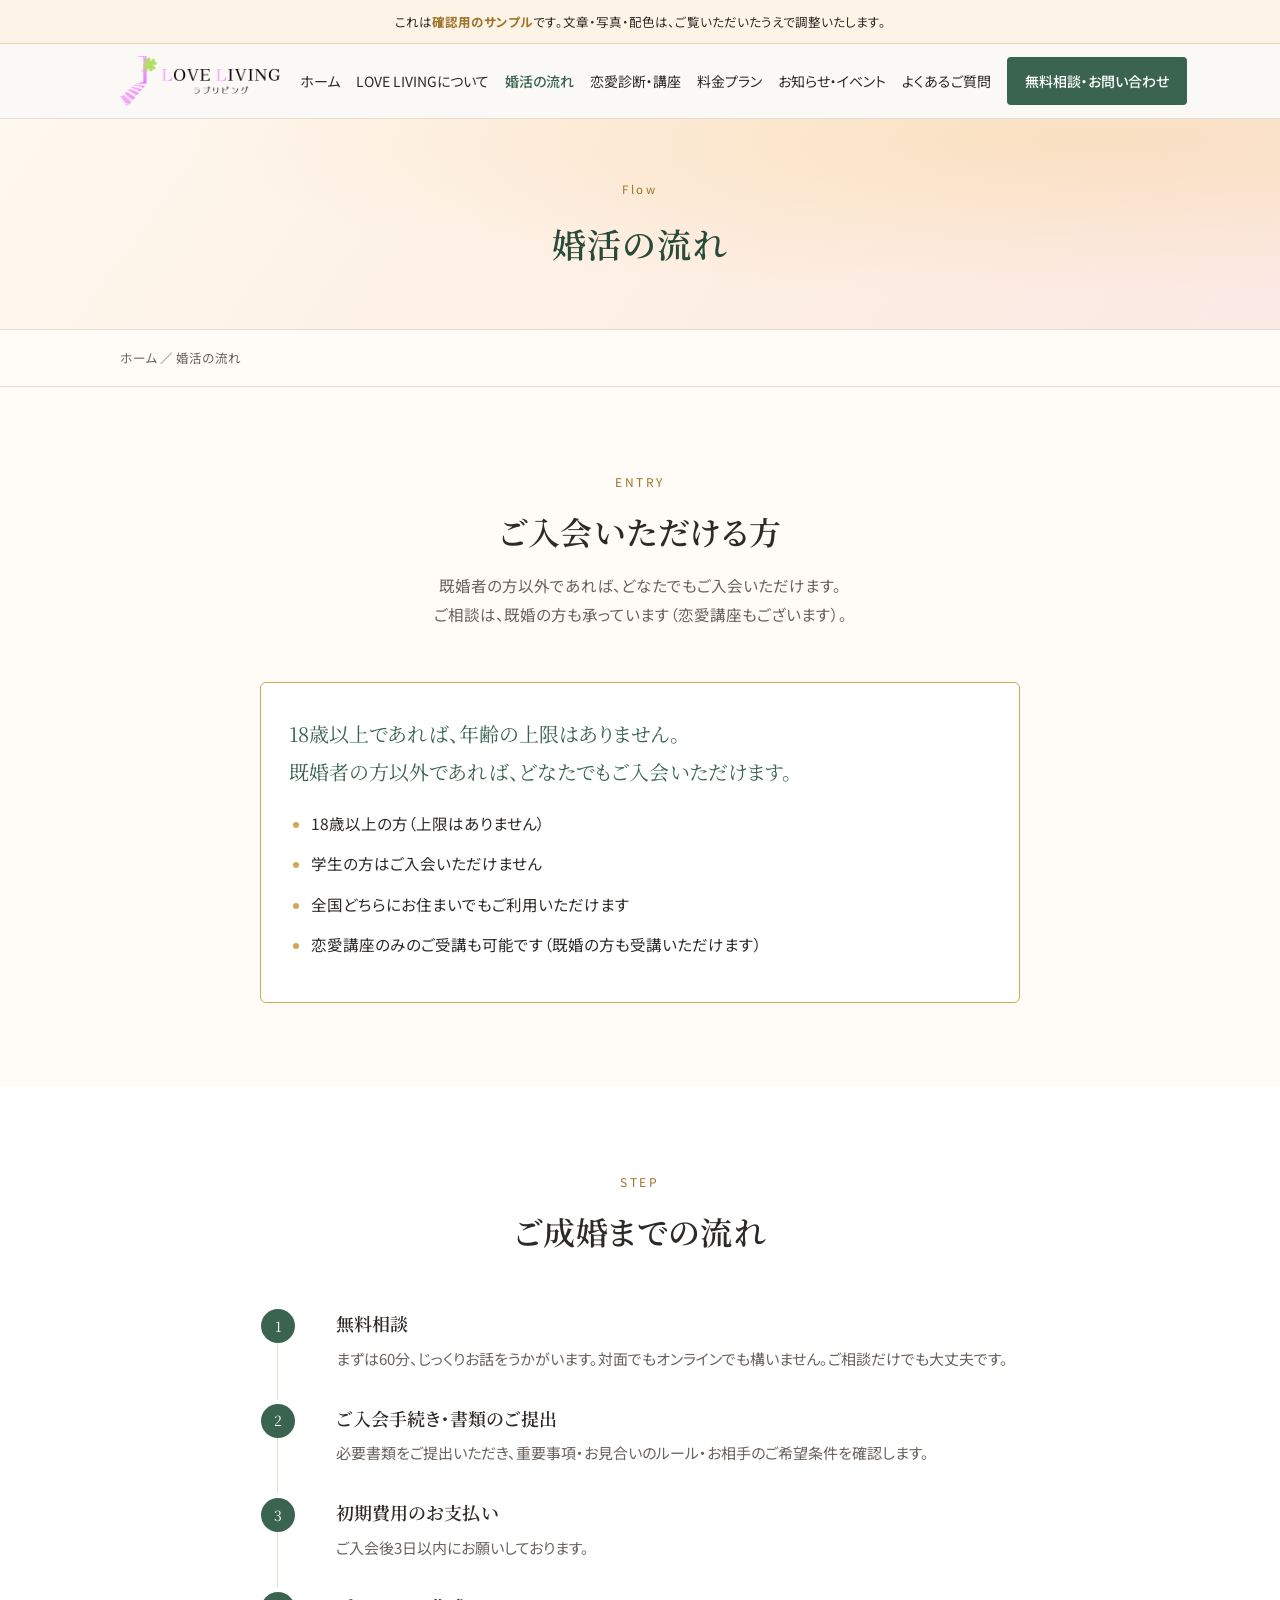
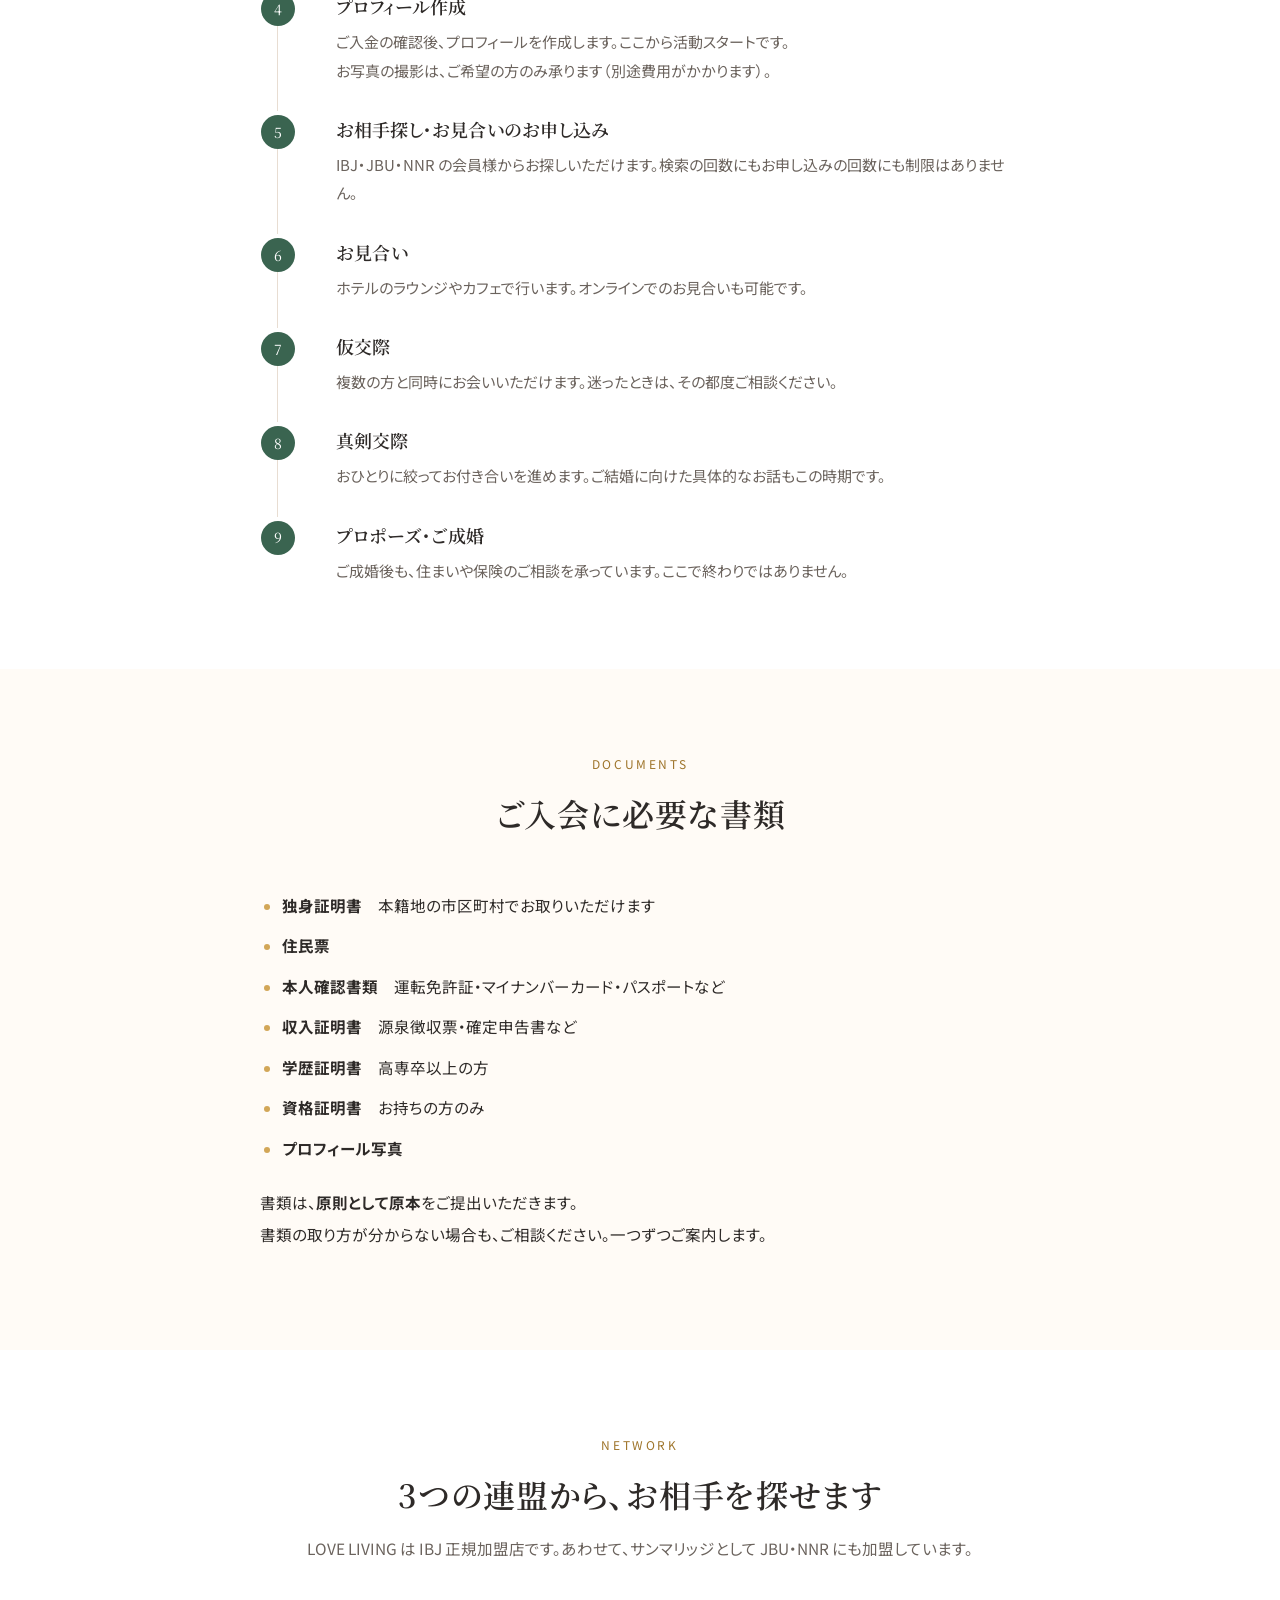
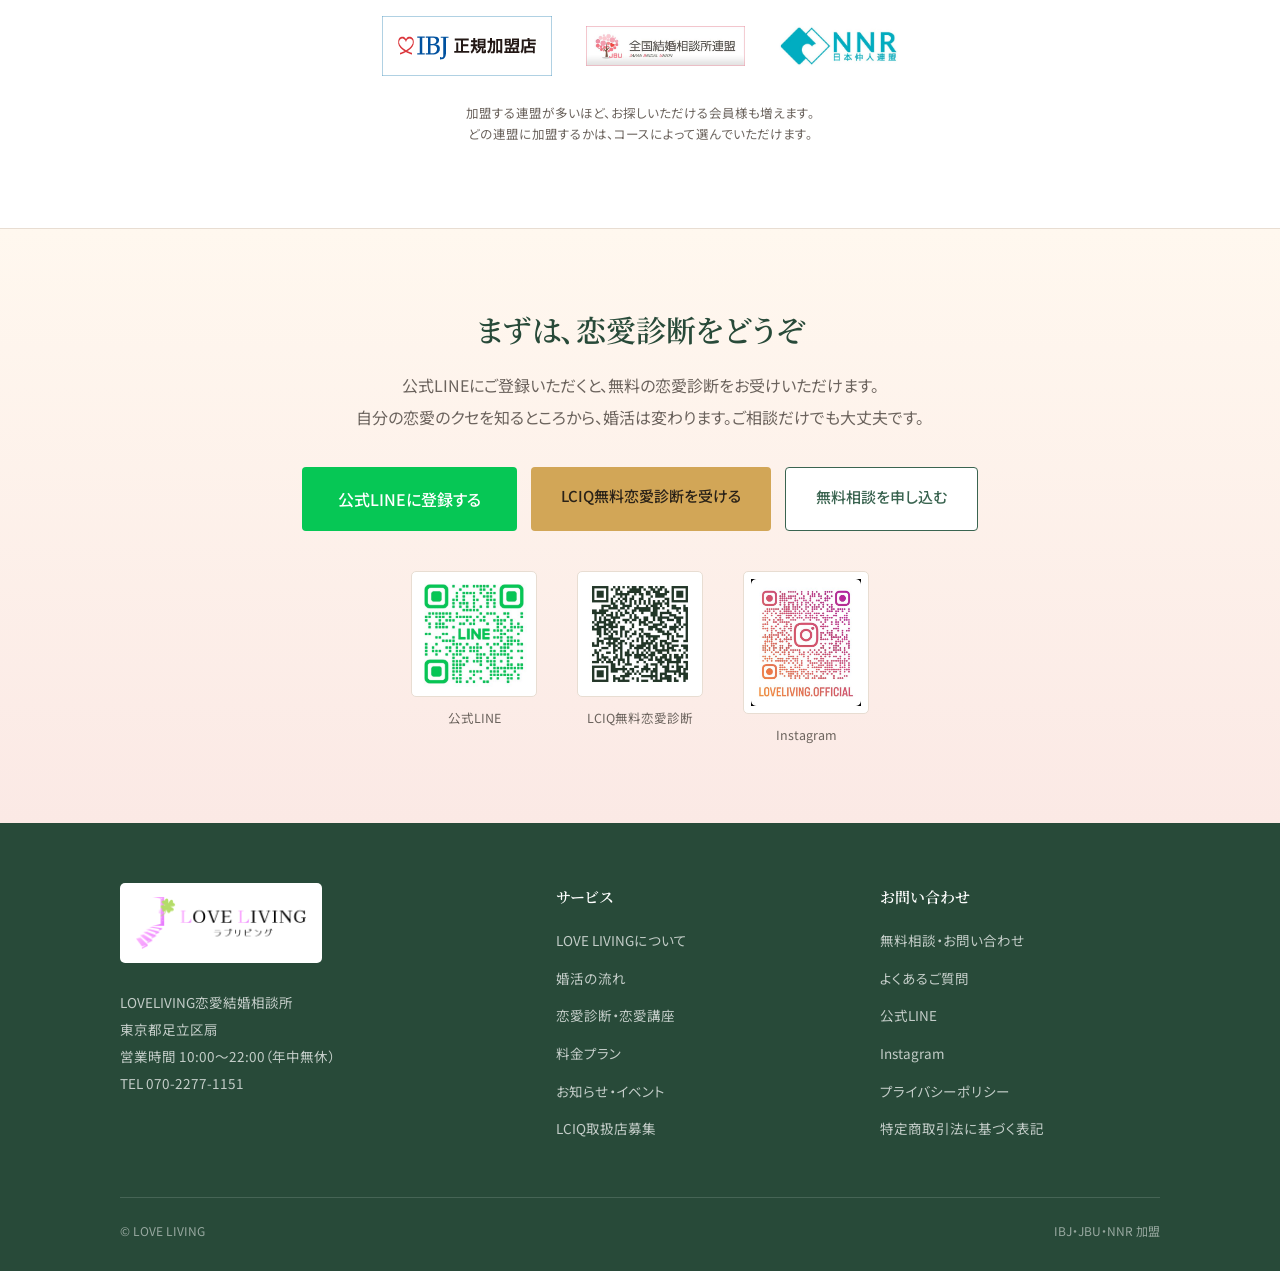
<file: preview/flow.html>
<!doctype html><html lang="ja"><head>
<meta charset="utf-8"><meta name="viewport" content="width=device-width,initial-scale=1,viewport-fit=cover">
<title>婚活の流れ｜LOVELIVING恋愛結婚相談所</title><meta name="robots" content="noindex,nofollow"><meta name="description" content="無料相談からご成婚までの流れ、ご入会の条件、必要書類をご案内します。">
<link rel="preconnect" href="https://fonts.gstatic.com" crossorigin><link rel="stylesheet" href="https://fonts.googleapis.com/css2?family=Noto+Sans+JP:wght@400;500;700&family=Noto+Serif+JP:wght@400;600;700&display=swap"><link rel="stylesheet" href="assets/css/style.css"></head><body>
<div class="pv">これは<b>確認用のサンプル</b>です。文章・写真・配色は、ご覧いただいたうえで調整いたします。</div>
<header class="hd"><div class="hd-in">
<a class="hd-logo" href="index.html"><img src="assets/img/logo.png" alt="LOVE LIVING ラブリビング"></a>
<button class="hd-tgl" onclick="document.querySelector('.hd-nav').classList.toggle('on')">メニュー</button>
<nav class="hd-nav"><a href="index.html">ホーム</a><a href="about.html">LOVE LIVINGについて</a><a href="flow.html" style="color:var(--c-main);font-weight:500">婚活の流れ</a><a href="lciq.html">恋愛診断・講座</a><a href="price.html">料金プラン</a><a href="news.html">お知らせ・イベント</a><a href="faq.html">よくあるご質問</a><a class="hd-cta" href="contact.html">無料相談・お問い合わせ</a></nav>
</div></header><section class="ph"><div class="wrap"><span class="en">Flow</span><h1>婚活の流れ</h1></div></section><div class="crumb"><div class="wrap"><a href="index.html">ホーム</a> ／ 婚活の流れ</div></div>
<section class="sec"><div class="wrap narrow">
<div class="sec-h"><span class="en">Entry</span><h2>ご入会いただける方</h2>
<p>既婚者の方以外であれば、どなたでもご入会いただけます。<br>ご相談は、既婚の方も承っています（恋愛講座もございます）。</p></div>
<div class="card" style="background:#fff;border-color:var(--c-accent)">
<p style="font-family:var(--serif);font-size:20px;color:var(--c-main);line-height:1.9;margin:0 0 18px">
18歳以上であれば、年齢の上限はありません。<br>
既婚者の方以外であれば、どなたでもご入会いただけます。</p>
<ul class="ul">
<li>18歳以上の方（上限はありません）</li>
<li>学生の方はご入会いただけません</li>
<li>全国どちらにお住まいでもご利用いただけます</li>
<li>恋愛講座のみのご受講も可能です（既婚の方も受講いただけます）</li></ul>
</div></div></section>

<section class="sec sec-alt"><div class="wrap narrow">
<div class="sec-h"><span class="en">Step</span><h2>ご成婚までの流れ</h2></div>
<ol class="ol">
<li><h3>無料相談</h3><p>まずは60分、じっくりお話をうかがいます。対面でもオンラインでも構いません。ご相談だけでも大丈夫です。</p></li>
<li><h3>ご入会手続き・書類のご提出</h3><p>必要書類をご提出いただき、重要事項・お見合いのルール・お相手のご希望条件を確認します。</p></li>
<li><h3>初期費用のお支払い</h3><p>ご入会後3日以内にお願いしております。</p></li>
<li><h3>プロフィール作成</h3><p>ご入金の確認後、プロフィールを作成します。ここから活動スタートです。<br>お写真の撮影は、ご希望の方のみ承ります（別途費用がかかります）。</p></li>
<li><h3>お相手探し・お見合いのお申し込み</h3><p>IBJ・JBU・NNR の会員様からお探しいただけます。検索の回数にもお申し込みの回数にも制限はありません。</p></li>
<li><h3>お見合い</h3><p>ホテルのラウンジやカフェで行います。オンラインでのお見合いも可能です。</p></li>
<li><h3>仮交際</h3><p>複数の方と同時にお会いいただけます。迷ったときは、その都度ご相談ください。</p></li>
<li><h3>真剣交際</h3><p>おひとりに絞ってお付き合いを進めます。ご結婚に向けた具体的なお話もこの時期です。</p></li>
<li><h3>プロポーズ・ご成婚</h3><p>ご成婚後も、住まいや保険のご相談を承っています。ここで終わりではありません。</p></li>
</ol></div></section>

<section class="sec"><div class="wrap narrow">
<div class="sec-h"><span class="en">Documents</span><h2>ご入会に必要な書類</h2></div>
<ul class="ul">
<li><strong>独身証明書</strong>　本籍地の市区町村でお取りいただけます</li>
<li><strong>住民票</strong></li>
<li><strong>本人確認書類</strong>　運転免許証・マイナンバーカード・パスポートなど</li>
<li><strong>収入証明書</strong>　源泉徴収票・確定申告書など</li>
<li><strong>学歴証明書</strong>　高専卒以上の方</li>
<li><strong>資格証明書</strong>　お持ちの方のみ</li>
<li><strong>プロフィール写真</strong></li></ul>
<p class="lead" style="margin-top:24px;font-size:15.5px">
書類は、<strong>原則として原本</strong>をご提出いただきます。<br>
書類の取り方が分からない場合も、ご相談ください。一つずつご案内します。</p>
</div></section>

<section class="sec sec-alt"><div class="wrap">
<div class="sec-h"><span class="en">Network</span><h2>3つの連盟から、お相手を探せます</h2>
<p>LOVE LIVING は IBJ 正規加盟店です。あわせて、サンマリッジとして JBU・NNR にも加盟しています。</p></div>
<div class="trust-in" style="margin-bottom:26px">
<a class="trust-main" href="https://www.ibjapan.jp/" target="_blank" rel="noopener"><img src="assets/img/ibj-170.png" alt="IBJ 正規加盟店"></a>
<img class="trust-sub" src="assets/img/jbu.jpg" alt="JBU 全国結婚相談所連盟">
<img class="trust-sub" src="assets/img/nnr-logo.jpg" alt="NNR 日本仲人連盟"></div>
<p class="trust-note">加盟する連盟が多いほど、お探しいただける会員様も増えます。<br>
どの連盟に加盟するかは、コースによって選んでいただけます。</p>
</div></section>
<section class="cta"><div class="wrap">
<h2>まずは、恋愛診断をどうぞ</h2>
<p>公式LINEにご登録いただくと、無料の恋愛診断をお受けいただけます。<br>
自分の恋愛のクセを知るところから、婚活は変わります。ご相談だけでも大丈夫です。</p>
<div class="cta-btns">
<a class="btn btn-line" href="https://line.me/R/ti/p/@072yzgbv" target="_blank" rel="noopener">公式LINEに登録する</a>
<a class="btn btn-gold" href="https://lciq-diagnosis.com/home?agent_id=2159019" target="_blank" rel="noopener">LCIQ無料恋愛診断を受ける</a>
<a class="btn btn-ghost" href="contact.html">無料相談を申し込む</a></div>
<div class="qr-row">
<div class="qr"><img src="assets/img/qr-line.jpg" alt="公式LINE QRコード"><span>公式LINE</span></div>
<div class="qr"><img src="assets/img/qr-lciq.jpg" alt="LCIQ無料恋愛診断 QRコード"><span>LCIQ無料恋愛診断</span></div>
<div class="qr"><img src="assets/img/qr-instagram.jpg" alt="Instagram QRコード"><span>Instagram</span></div>
</div></div></section><footer class="ft"><div class="wrap"><div class="ft-in">
<div><div class="ft-logo"><img src="assets/img/logo.png" alt="LOVE LIVING"></div>
<p>LOVELIVING恋愛結婚相談所<br>東京都足立区扇<br>営業時間 10:00〜22:00（年中無休）<br>TEL 070-2277-1151</p></div>
<div><h4>サービス</h4><ul>
<li><a href="about.html">LOVE LIVINGについて</a></li><li><a href="flow.html">婚活の流れ</a></li>
<li><a href="lciq.html">恋愛診断・恋愛講座</a></li><li><a href="price.html">料金プラン</a></li><li><a href="news.html">お知らせ・イベント</a></li>
<li><a href="https://lciq-partner.netlify.app/?name=LOVE%20%20LIVING&person=%E4%BB%A3%E8%A1%A8%E3%80%80%E6%9C%89%E9%A6%AC%E7%A5%90%E5%8F%B8&form=https%3A%2F%2Fforms.gle%2FbSPj1KupnK31gzVN7" target="_blank" rel="noopener">LCIQ取扱店募集</a></li></ul></div>
<div><h4>お問い合わせ</h4><ul>
<li><a href="contact.html">無料相談・お問い合わせ</a></li><li><a href="faq.html">よくあるご質問</a></li>
<li><a href="https://line.me/R/ti/p/@072yzgbv" target="_blank" rel="noopener">公式LINE</a></li>
<li><a href="https://www.instagram.com/loveliving.official/" target="_blank" rel="noopener">Instagram</a></li>
<li><a href="privacy.html">プライバシーポリシー</a></li>
<li><a href="law.html">特定商取引法に基づく表記</a></li></ul></div></div>
<div class="ft-btm"><span>&copy; LOVE LIVING</span><span>IBJ・JBU・NNR 加盟</span></div>
</div></footer></body></html>
</file>
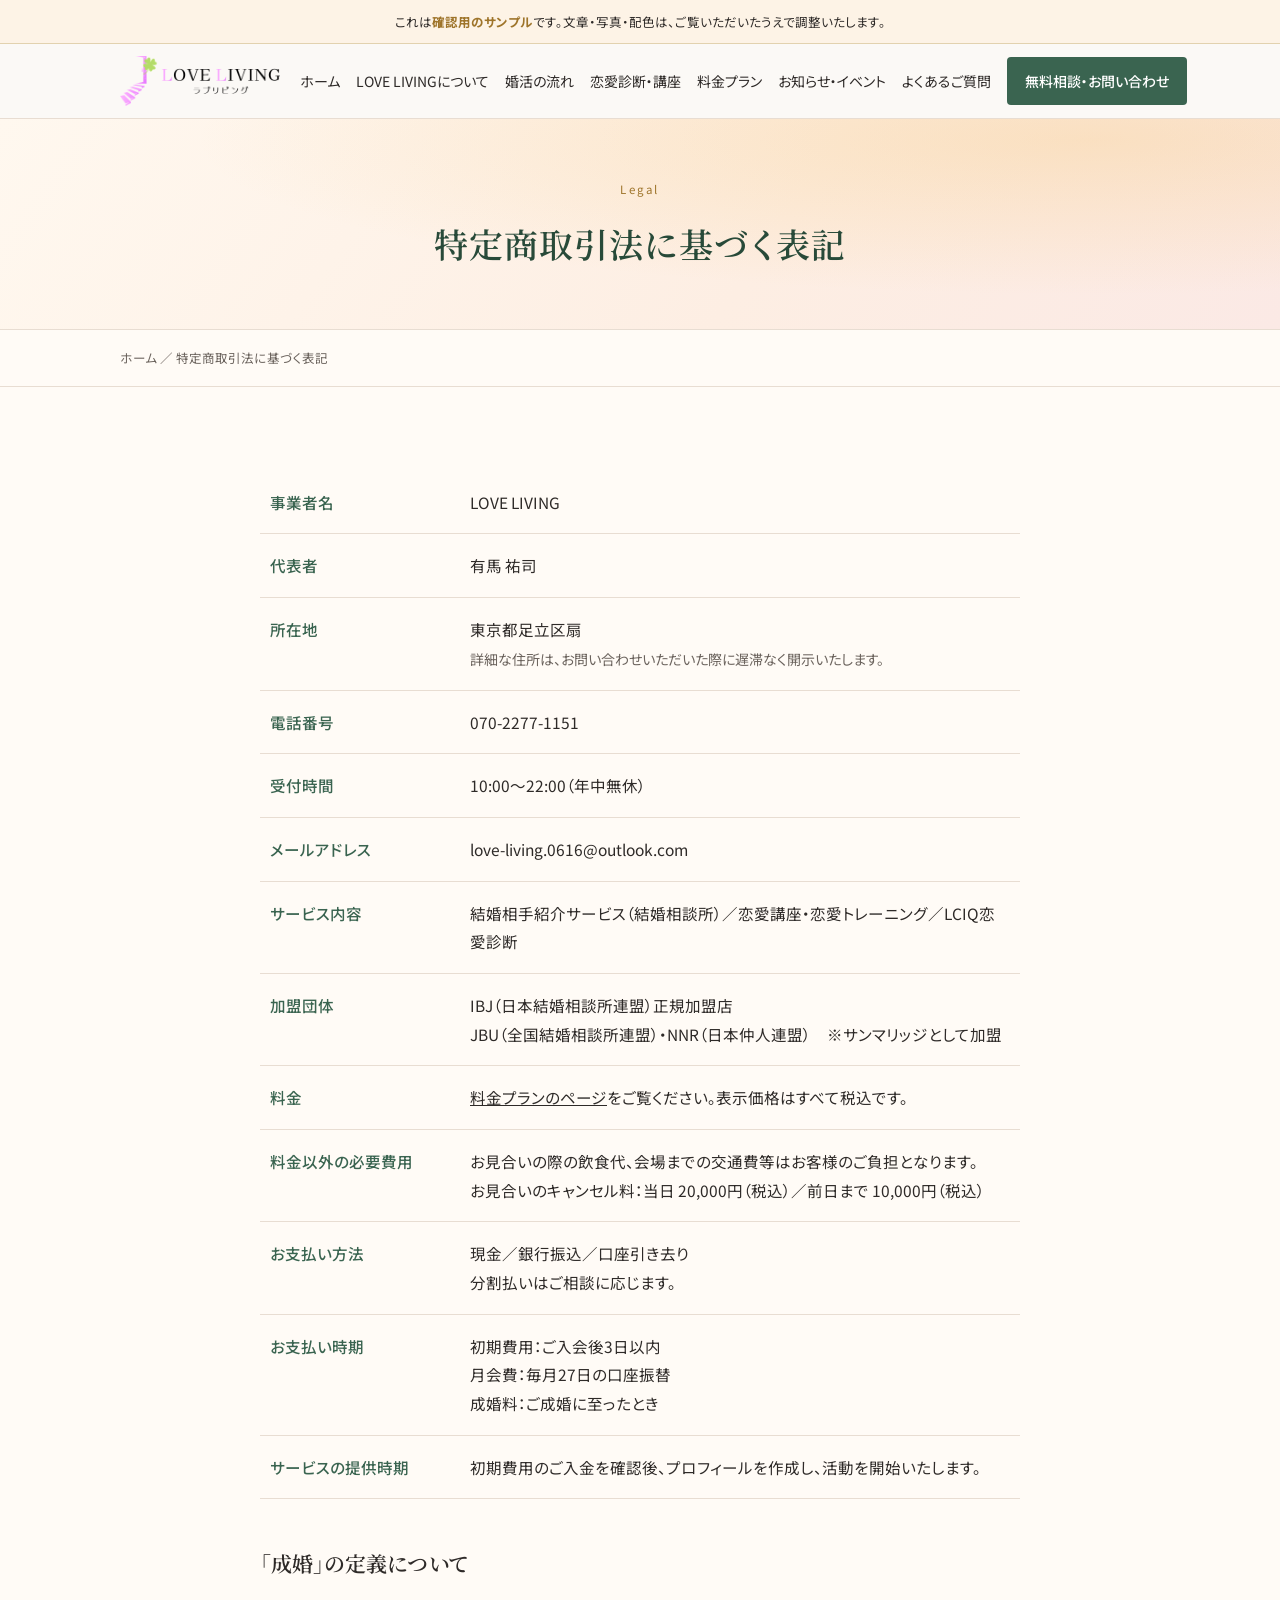
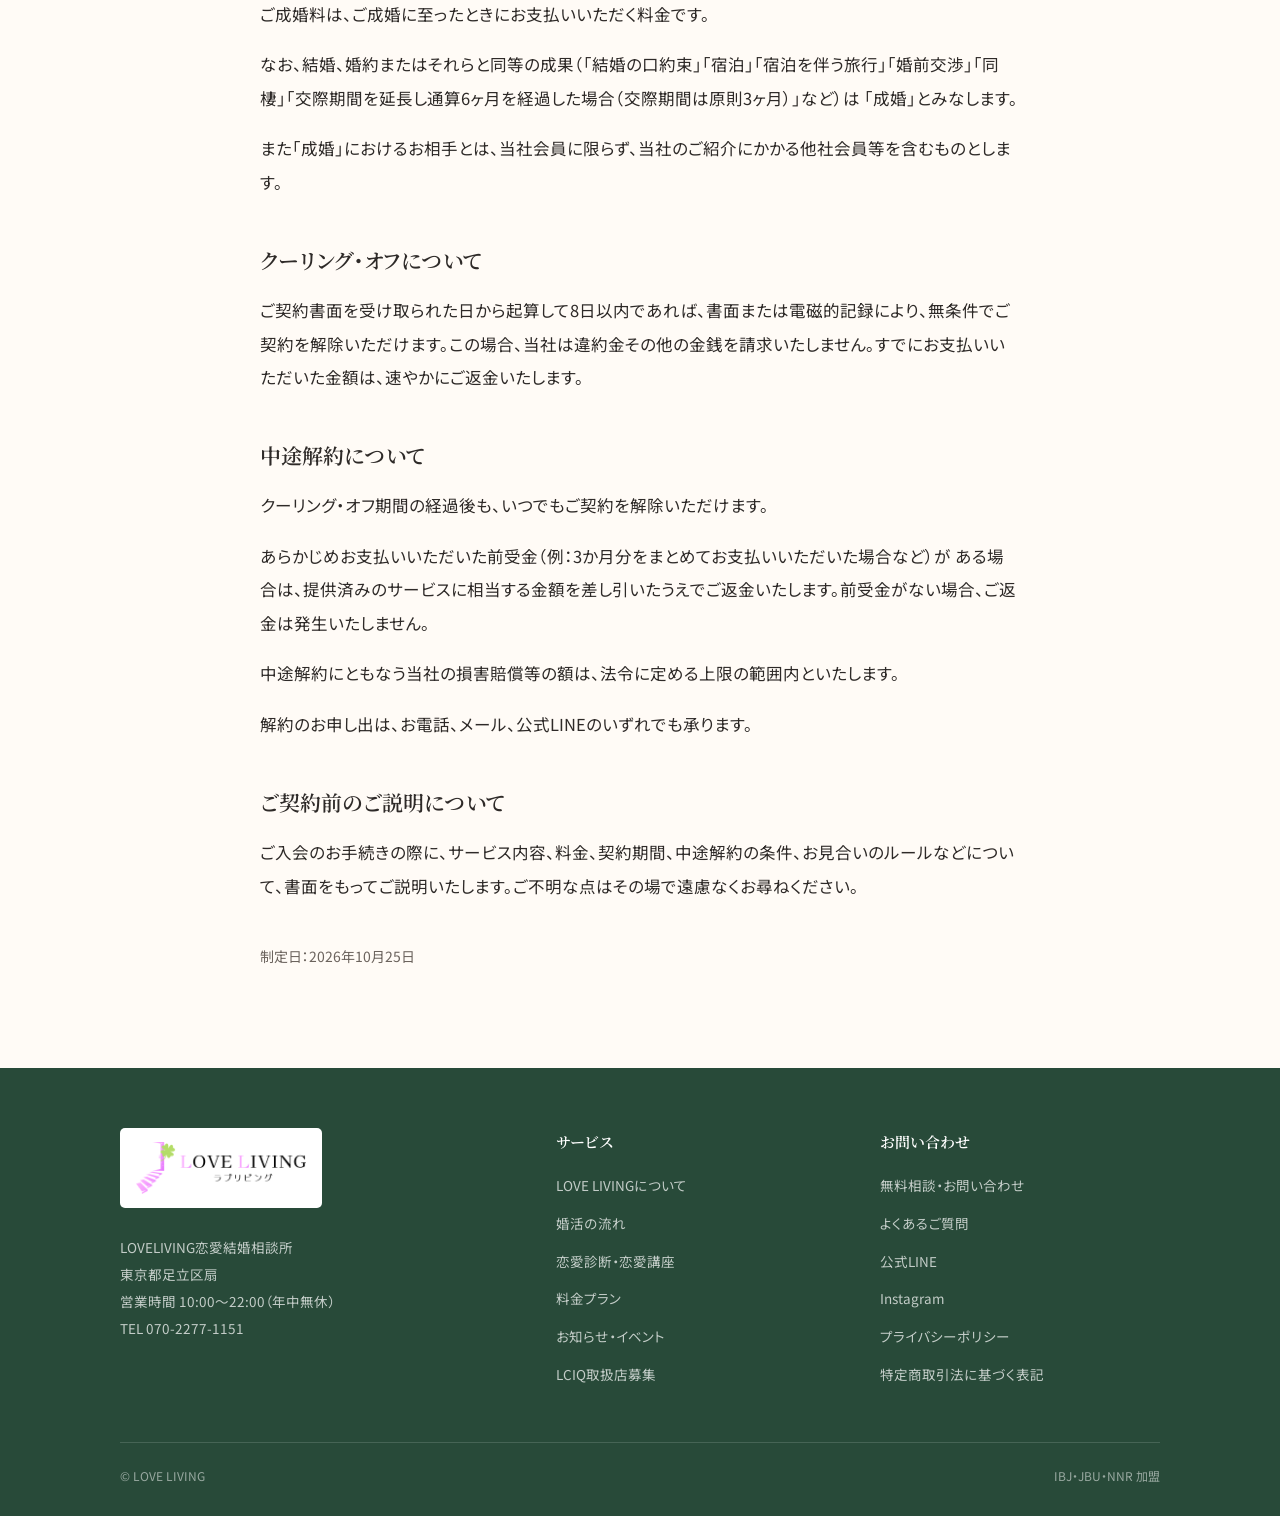
<file: preview/law.html>
<!doctype html><html lang="ja"><head>
<meta charset="utf-8"><meta name="viewport" content="width=device-width,initial-scale=1,viewport-fit=cover">
<title>特定商取引法に基づく表記｜LOVELIVING恋愛結婚相談所</title><meta name="robots" content="noindex,nofollow"><meta name="description" content="事業者情報、料金、中途解約、クーリング・オフについて。">
<link rel="preconnect" href="https://fonts.gstatic.com" crossorigin><link rel="stylesheet" href="https://fonts.googleapis.com/css2?family=Noto+Sans+JP:wght@400;500;700&family=Noto+Serif+JP:wght@400;600;700&display=swap"><link rel="stylesheet" href="assets/css/style.css"></head><body>
<div class="pv">これは<b>確認用のサンプル</b>です。文章・写真・配色は、ご覧いただいたうえで調整いたします。</div>
<header class="hd"><div class="hd-in">
<a class="hd-logo" href="index.html"><img src="assets/img/logo.png" alt="LOVE LIVING ラブリビング"></a>
<button class="hd-tgl" onclick="document.querySelector('.hd-nav').classList.toggle('on')">メニュー</button>
<nav class="hd-nav"><a href="index.html">ホーム</a><a href="about.html">LOVE LIVINGについて</a><a href="flow.html">婚活の流れ</a><a href="lciq.html">恋愛診断・講座</a><a href="price.html">料金プラン</a><a href="news.html">お知らせ・イベント</a><a href="faq.html">よくあるご質問</a><a class="hd-cta" href="contact.html">無料相談・お問い合わせ</a></nav>
</div></header><section class="ph"><div class="wrap"><span class="en">Legal</span><h1>特定商取引法に基づく表記</h1></div></section><div class="crumb"><div class="wrap"><a href="index.html">ホーム</a> ／ 特定商取引法に基づく表記</div></div>
<section class="sec"><div class="wrap narrow">
<table class="info">
<tr><th>事業者名</th><td>LOVE LIVING</td></tr>
<tr><th>代表者</th><td>有馬 祐司</td></tr>
<tr><th>所在地</th><td>東京都足立区扇<br><span style="font-size:14px;color:var(--c-muted)">詳細な住所は、お問い合わせいただいた際に遅滞なく開示いたします。</span></td></tr>
<tr><th>電話番号</th><td>070-2277-1151</td></tr>
<tr><th>受付時間</th><td>10:00〜22:00（年中無休）</td></tr>
<tr><th>メールアドレス</th><td>love-living.0616@outlook.com</td></tr>
<tr><th>サービス内容</th><td>結婚相手紹介サービス（結婚相談所）／恋愛講座・恋愛トレーニング／LCIQ恋愛診断</td></tr>
<tr><th>加盟団体</th><td>IBJ（日本結婚相談所連盟）正規加盟店<br>JBU（全国結婚相談所連盟）・NNR（日本仲人連盟）　※サンマリッジとして加盟</td></tr>
<tr><th>料金</th><td><a href="price.html">料金プランのページ</a>をご覧ください。表示価格はすべて税込です。</td></tr>
<tr><th>料金以外の必要費用</th><td>お見合いの際の飲食代、会場までの交通費等はお客様のご負担となります。<br>
お見合いのキャンセル料：当日 20,000円（税込）／前日まで 10,000円（税込）</td></tr>
<tr><th>お支払い方法</th><td>現金／銀行振込／口座引き去り<br>分割払いはご相談に応じます。</td></tr>
<tr><th>お支払い時期</th><td>初期費用：ご入会後3日以内<br>月会費：毎月27日の口座振替<br>成婚料：ご成婚に至ったとき</td></tr>
<tr><th>サービスの提供時期</th><td>初期費用のご入金を確認後、プロフィールを作成し、活動を開始いたします。</td></tr>
</table>

<h3 style="margin-top:48px">「成婚」の定義について</h3>
<p class="lead">ご成婚料は、ご成婚に至ったときにお支払いいただく料金です。</p>
<p class="lead">なお、結婚、婚約またはそれらと同等の成果（「結婚の口約束」「宿泊」「宿泊を伴う旅行」「婚前交渉」「同棲」「交際期間を延長し通算6ヶ月を経過した場合（交際期間は原則3ヶ月）」など）は
「成婚」とみなします。</p>
<p class="lead">また「成婚」におけるお相手とは、当社会員に限らず、当社のご紹介にかかる他社会員等を含むものとします。</p>

<h3 style="margin-top:44px">クーリング・オフについて</h3>
<p class="lead">ご契約書面を受け取られた日から起算して8日以内であれば、書面または電磁的記録により、無条件でご契約を解除いただけます。この場合、当社は違約金その他の金銭を請求いたしません。すでにお支払いいただいた金額は、速やかにご返金いたします。</p>

<h3 style="margin-top:44px">中途解約について</h3>
<p class="lead">クーリング・オフ期間の経過後も、いつでもご契約を解除いただけます。</p>
<p class="lead">あらかじめお支払いいただいた前受金（例：3か月分をまとめてお支払いいただいた場合など）が
ある場合は、提供済みのサービスに相当する金額を差し引いたうえでご返金いたします。前受金がない場合、ご返金は発生いたしません。</p>
<p class="lead">中途解約にともなう当社の損害賠償等の額は、法令に定める上限の範囲内といたします。</p>
<p class="lead">解約のお申し出は、お電話、メール、公式LINEのいずれでも承ります。</p>

<h3 style="margin-top:44px">ご契約前のご説明について</h3>
<p class="lead">ご入会のお手続きの際に、サービス内容、料金、契約期間、中途解約の条件、お見合いのルールなどについて、書面をもってご説明いたします。ご不明な点はその場で遠慮なくお尋ねください。</p>

<p style="font-size:14px;color:var(--c-muted);margin-top:40px">制定日：2026年10月25日</p>
</div></section>
<footer class="ft"><div class="wrap"><div class="ft-in">
<div><div class="ft-logo"><img src="assets/img/logo.png" alt="LOVE LIVING"></div>
<p>LOVELIVING恋愛結婚相談所<br>東京都足立区扇<br>営業時間 10:00〜22:00（年中無休）<br>TEL 070-2277-1151</p></div>
<div><h4>サービス</h4><ul>
<li><a href="about.html">LOVE LIVINGについて</a></li><li><a href="flow.html">婚活の流れ</a></li>
<li><a href="lciq.html">恋愛診断・恋愛講座</a></li><li><a href="price.html">料金プラン</a></li><li><a href="news.html">お知らせ・イベント</a></li>
<li><a href="https://lciq-partner.netlify.app/?name=LOVE%20%20LIVING&person=%E4%BB%A3%E8%A1%A8%E3%80%80%E6%9C%89%E9%A6%AC%E7%A5%90%E5%8F%B8&form=https%3A%2F%2Fforms.gle%2FbSPj1KupnK31gzVN7" target="_blank" rel="noopener">LCIQ取扱店募集</a></li></ul></div>
<div><h4>お問い合わせ</h4><ul>
<li><a href="contact.html">無料相談・お問い合わせ</a></li><li><a href="faq.html">よくあるご質問</a></li>
<li><a href="https://line.me/R/ti/p/@072yzgbv" target="_blank" rel="noopener">公式LINE</a></li>
<li><a href="https://www.instagram.com/loveliving.official/" target="_blank" rel="noopener">Instagram</a></li>
<li><a href="privacy.html">プライバシーポリシー</a></li>
<li><a href="law.html">特定商取引法に基づく表記</a></li></ul></div></div>
<div class="ft-btm"><span>&copy; LOVE LIVING</span><span>IBJ・JBU・NNR 加盟</span></div>
</div></footer></body></html>
</file>
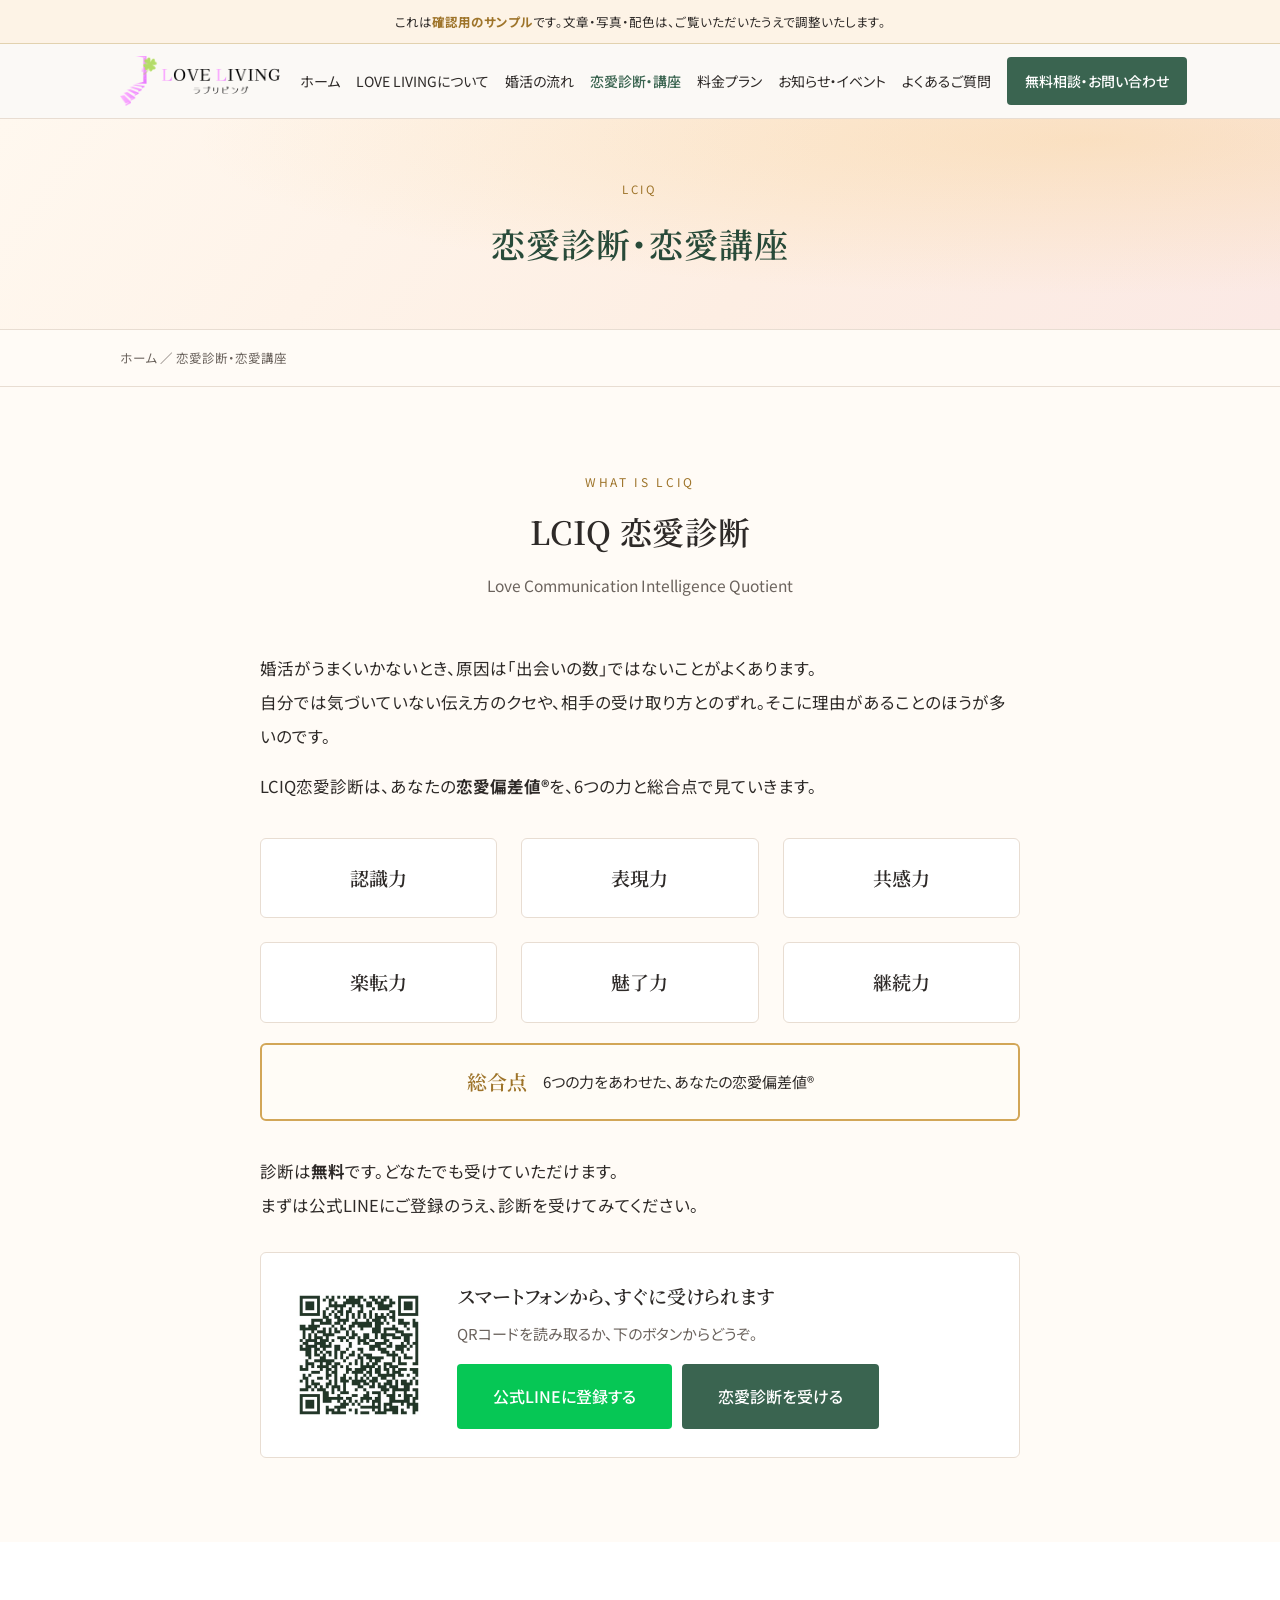
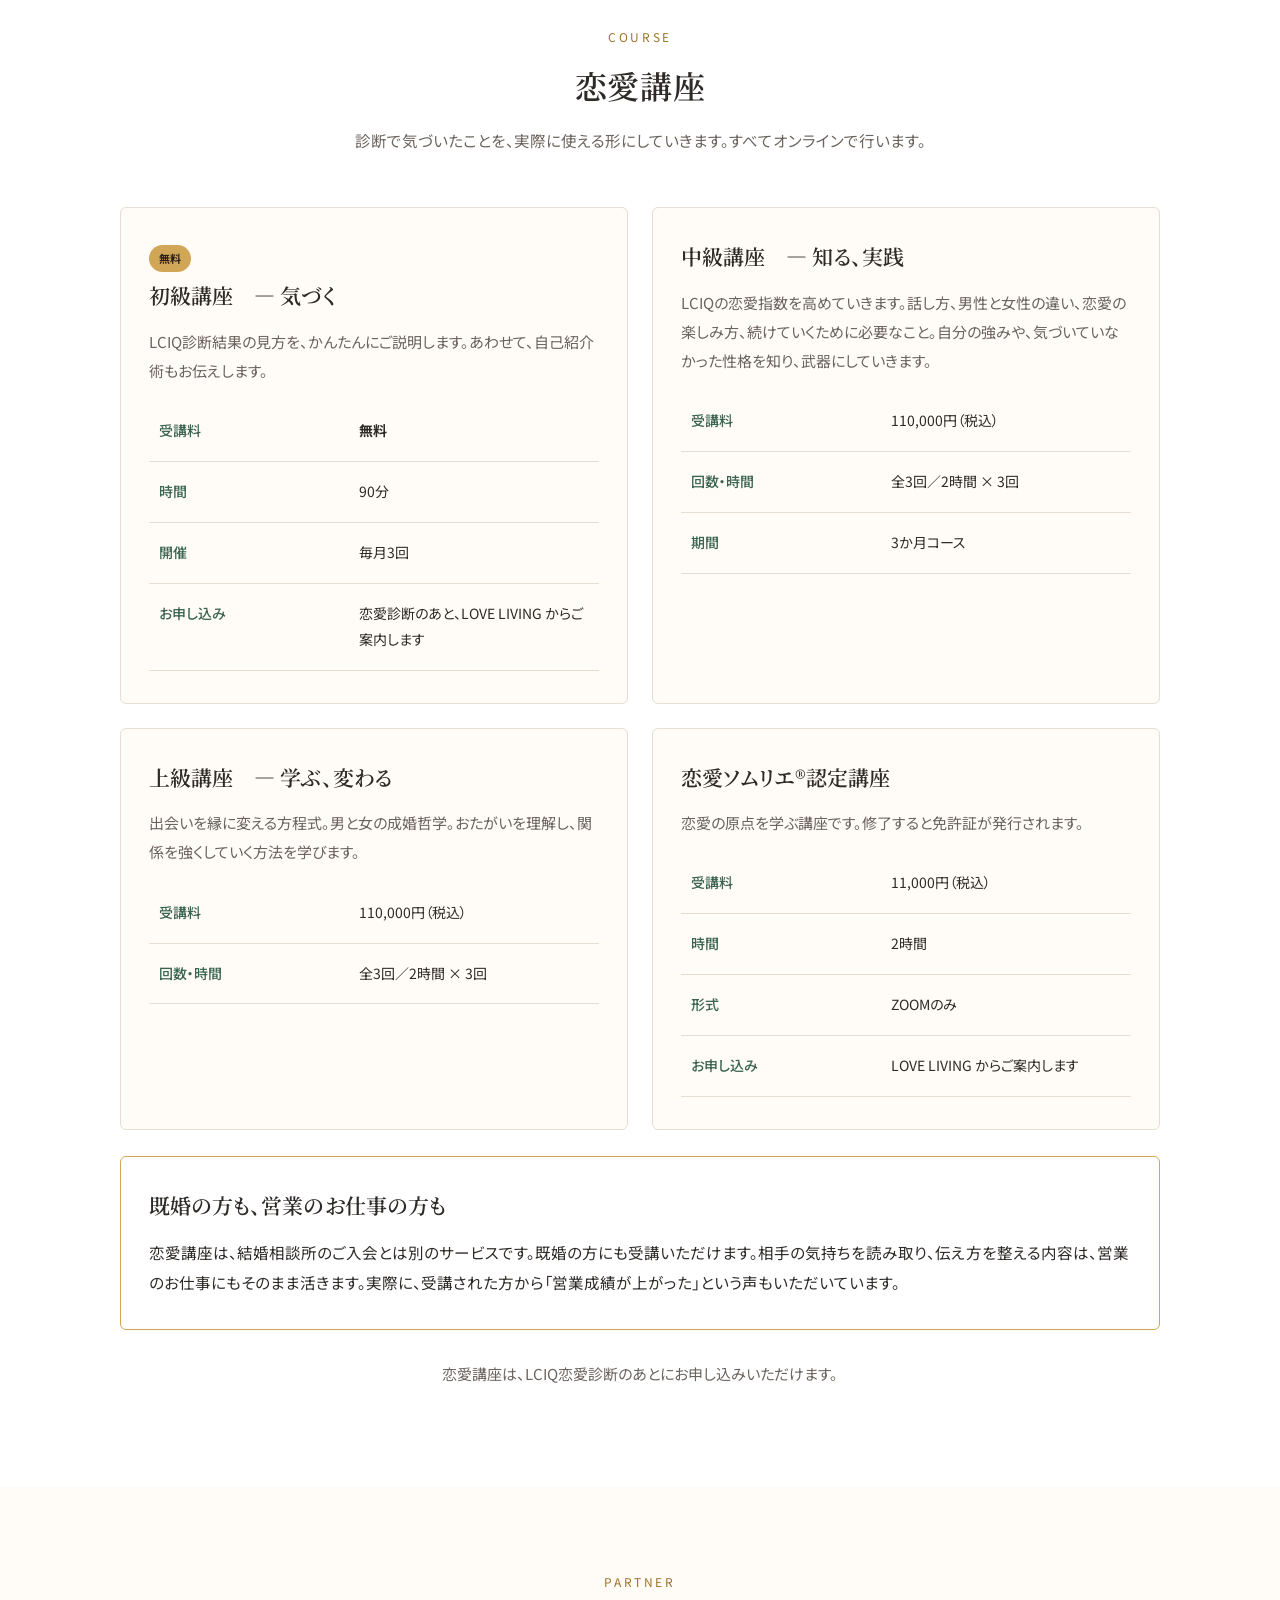
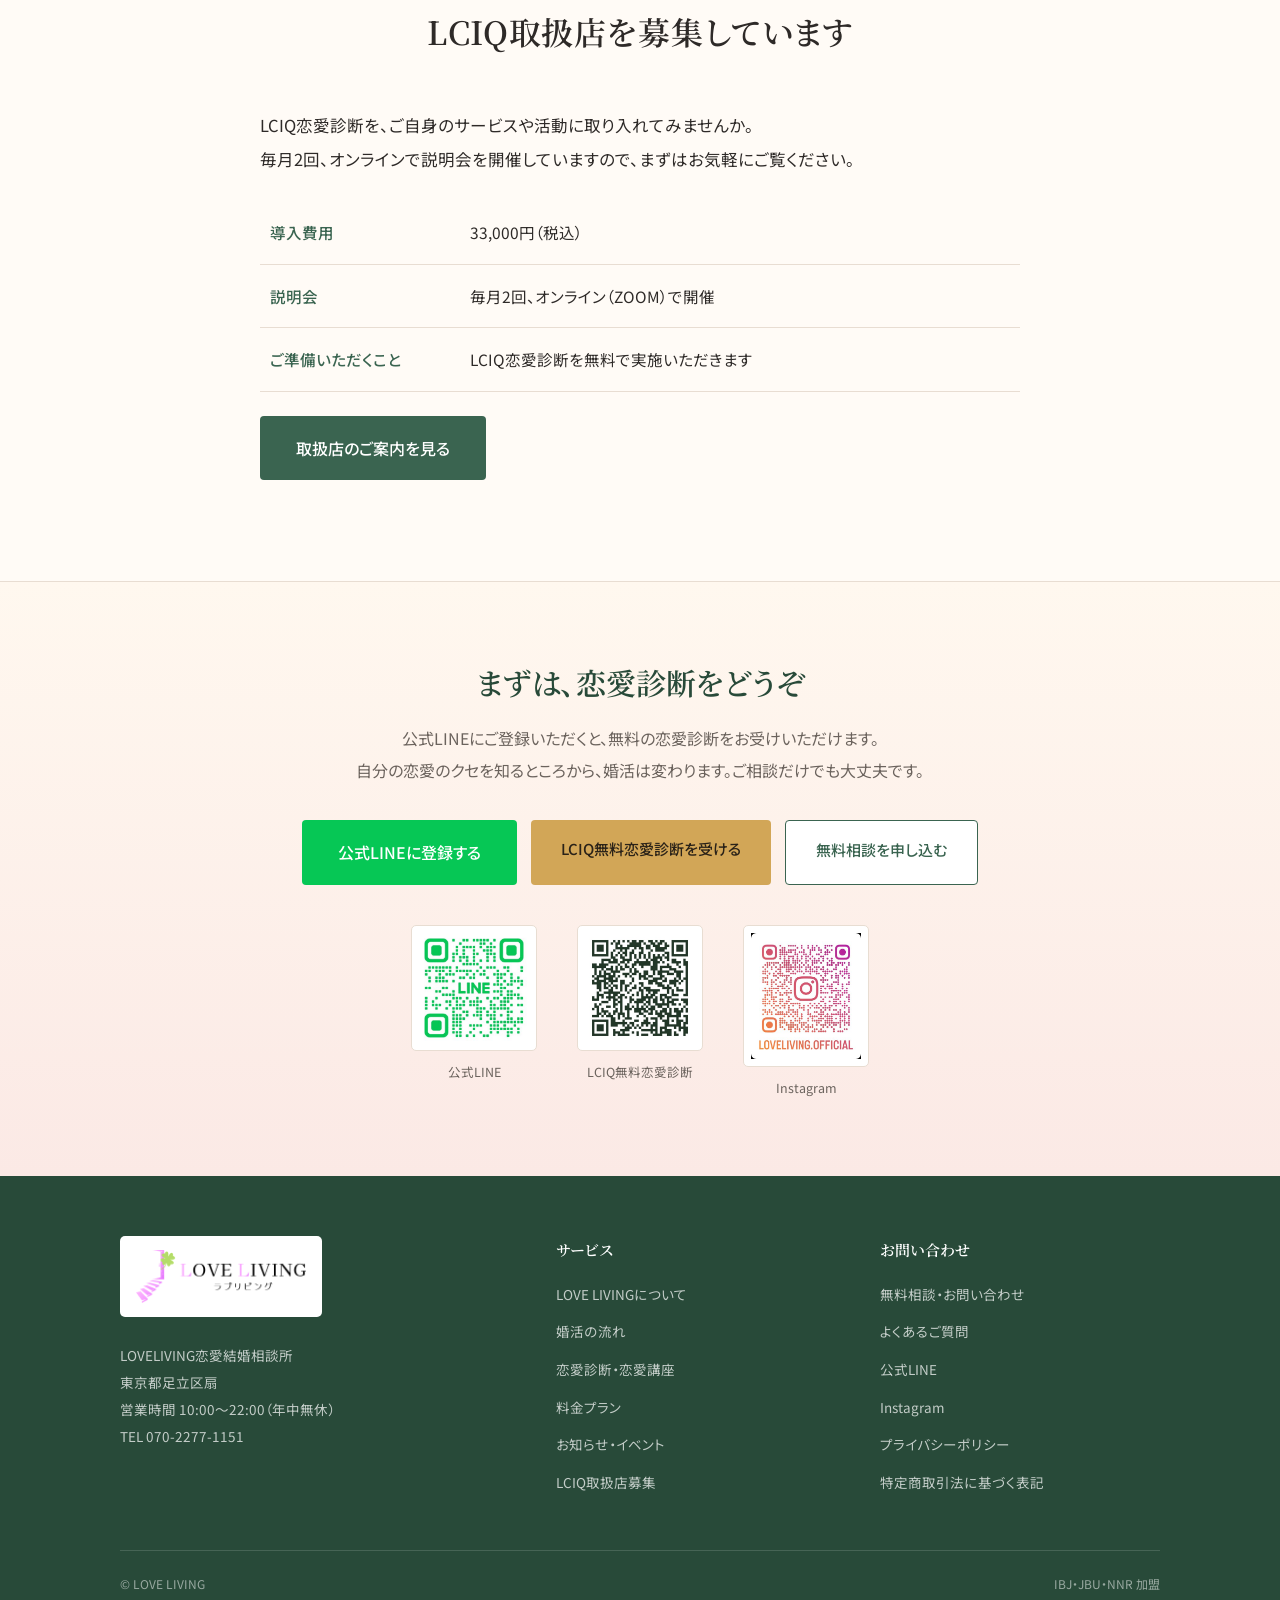
<file: preview/lciq.html>
<!doctype html><html lang="ja"><head>
<meta charset="utf-8"><meta name="viewport" content="width=device-width,initial-scale=1,viewport-fit=cover">
<title>恋愛診断・恋愛講座｜LOVELIVING恋愛結婚相談所</title><meta name="robots" content="noindex,nofollow"><meta name="description" content="LCIQ無料恋愛診断と、初級・中級・上級の恋愛講座。既婚の方も受講いただけます。">
<link rel="preconnect" href="https://fonts.gstatic.com" crossorigin><link rel="stylesheet" href="https://fonts.googleapis.com/css2?family=Noto+Sans+JP:wght@400;500;700&family=Noto+Serif+JP:wght@400;600;700&display=swap"><link rel="stylesheet" href="assets/css/style.css"></head><body>
<div class="pv">これは<b>確認用のサンプル</b>です。文章・写真・配色は、ご覧いただいたうえで調整いたします。</div>
<header class="hd"><div class="hd-in">
<a class="hd-logo" href="index.html"><img src="assets/img/logo.png" alt="LOVE LIVING ラブリビング"></a>
<button class="hd-tgl" onclick="document.querySelector('.hd-nav').classList.toggle('on')">メニュー</button>
<nav class="hd-nav"><a href="index.html">ホーム</a><a href="about.html">LOVE LIVINGについて</a><a href="flow.html">婚活の流れ</a><a href="lciq.html" style="color:var(--c-main);font-weight:500">恋愛診断・講座</a><a href="price.html">料金プラン</a><a href="news.html">お知らせ・イベント</a><a href="faq.html">よくあるご質問</a><a class="hd-cta" href="contact.html">無料相談・お問い合わせ</a></nav>
</div></header><section class="ph"><div class="wrap"><span class="en">LCIQ</span><h1>恋愛診断・恋愛講座</h1></div></section><div class="crumb"><div class="wrap"><a href="index.html">ホーム</a> ／ 恋愛診断・恋愛講座</div></div>
<section class="sec"><div class="wrap narrow">
<div class="sec-h"><span class="en">What is LCIQ</span><h2>LCIQ 恋愛診断</h2>
<p>Love Communication Intelligence Quotient</p></div>
<p class="lead">婚活がうまくいかないとき、原因は「出会いの数」ではないことがよくあります。<br>
自分では気づいていない伝え方のクセや、相手の受け取り方とのずれ。そこに理由があることのほうが多いのです。</p>
<p class="lead">LCIQ恋愛診断は、あなたの<strong>恋愛偏差値®</strong>を、6つの力と総合点で見ていきます。</p>
<div class="cards c3" style="margin:34px 0">
<div class="card" style="text-align:center;padding:24px 16px"><h3 style="font-size:19px;margin:0">認識力</h3></div>
<div class="card" style="text-align:center;padding:24px 16px"><h3 style="font-size:19px;margin:0">表現力</h3></div>
<div class="card" style="text-align:center;padding:24px 16px"><h3 style="font-size:19px;margin:0">共感力</h3></div>
<div class="card" style="text-align:center;padding:24px 16px"><h3 style="font-size:19px;margin:0">楽転力</h3></div>
<div class="card" style="text-align:center;padding:24px 16px"><h3 style="font-size:19px;margin:0">魅了力</h3></div>
<div class="card" style="text-align:center;padding:24px 16px"><h3 style="font-size:19px;margin:0">継続力</h3></div></div>
<div class="total-score"><span>総合点</span>6つの力をあわせた、あなたの恋愛偏差値®</div>
<p class="lead">診断は<strong>無料</strong>です。どなたでも受けていただけます。<br>
まずは公式LINEにご登録のうえ、診断を受けてみてください。</p>
<div class="qrbox">
<img src="assets/img/qr-lciq.jpg" alt="LCIQ無料恋愛診断 QRコード">
<div><h3>スマートフォンから、すぐに受けられます</h3>
<p>QRコードを読み取るか、下のボタンからどうぞ。</p>
<div class="qrbox-btns">
<a class="btn btn-line" href="https://line.me/R/ti/p/@072yzgbv" target="_blank" rel="noopener">公式LINEに登録する</a>
<a class="btn btn-main" href="https://lciq-diagnosis.com/home?agent_id=2159019" target="_blank" rel="noopener">恋愛診断を受ける</a></div></div></div>
</div></section>

<section class="sec sec-alt"><div class="wrap">
<div class="sec-h"><span class="en">Course</span><h2>恋愛講座</h2>
<p>診断で気づいたことを、実際に使える形にしていきます。すべてオンラインで行います。</p></div>
<div class="cards c2">
<div class="card"><span class="badge">無料</span><h3>初級講座　― 気づく</h3>
<p style="margin:10px 0 16px">LCIQ診断結果の見方を、かんたんにご説明します。あわせて、自己紹介術もお伝えします。</p>
<table class="info" style="font-size:14px"><tr><th style="width:110px">受講料</th><td><strong>無料</strong></td></tr>
<tr><th>時間</th><td>90分</td></tr>
<tr><th>開催</th><td>毎月3回</td></tr>
<tr><th>お申し込み</th><td>恋愛診断のあと、LOVE LIVING からご案内します</td></tr></table></div>

<div class="card"><h3>中級講座　― 知る、実践</h3>
<p style="margin:10px 0 16px">LCIQの恋愛指数を高めていきます。話し方、男性と女性の違い、恋愛の楽しみ方、続けていくために必要なこと。自分の強みや、気づいていなかった性格を知り、武器にしていきます。</p>
<table class="info" style="font-size:14px"><tr><th style="width:110px">受講料</th><td>110,000円（税込）</td></tr>
<tr><th>回数・時間</th><td>全3回／2時間 × 3回</td></tr>
<tr><th>期間</th><td>3か月コース</td></tr></table></div>

<div class="card"><h3>上級講座　― 学ぶ、変わる</h3>
<p style="margin:10px 0 16px">出会いを縁に変える方程式。男と女の成婚哲学。おたがいを理解し、関係を強くしていく方法を学びます。</p>
<table class="info" style="font-size:14px"><tr><th style="width:110px">受講料</th><td>110,000円（税込）</td></tr>
<tr><th>回数・時間</th><td>全3回／2時間 × 3回</td></tr></table></div>

<div class="card"><h3>恋愛ソムリエ®認定講座</h3>
<p style="margin:10px 0 16px">恋愛の原点を学ぶ講座です。修了すると免許証が発行されます。</p>
<table class="info" style="font-size:14px"><tr><th style="width:110px">受講料</th><td>11,000円（税込）</td></tr>
<tr><th>時間</th><td>2時間</td></tr>
<tr><th>形式</th><td>ZOOMのみ</td></tr>
<tr><th>お申し込み</th><td>LOVE LIVING からご案内します</td></tr></table></div>
</div>
<div class="card" style="margin-top:26px;background:#fff;border-color:var(--c-accent)">
<h3>既婚の方も、営業のお仕事の方も</h3>
<p style="font-size:15.5px;color:var(--c-text)">恋愛講座は、結婚相談所のご入会とは別のサービスです。既婚の方にも受講いただけます。相手の気持ちを読み取り、伝え方を整える内容は、営業のお仕事にもそのまま活きます。実際に、受講された方から「営業成績が上がった」という声もいただいています。</p></div>
<p style="text-align:center;margin-top:30px;font-size:15px;color:var(--c-muted)">
恋愛講座は、LCIQ恋愛診断のあとにお申し込みいただけます。</p>
</div></section>

<section class="sec" id="partner"><div class="wrap narrow">
<div class="sec-h"><span class="en">Partner</span><h2>LCIQ取扱店を募集しています</h2></div>
<p class="lead">LCIQ恋愛診断を、ご自身のサービスや活動に取り入れてみませんか。<br>
毎月2回、オンラインで説明会を開催していますので、まずはお気軽にご覧ください。</p>
<table class="info" style="margin:24px 0">
<tr><th>導入費用</th><td>33,000円（税込）</td></tr>
<tr><th>説明会</th><td>毎月2回、オンライン（ZOOM）で開催</td></tr>
<tr><th>ご準備いただくこと</th><td>LCIQ恋愛診断を無料で実施いただきます</td></tr></table>
<p><a class="btn btn-main" href="https://lciq-partner.netlify.app/?name=LOVE%20%20LIVING&person=%E4%BB%A3%E8%A1%A8%E3%80%80%E6%9C%89%E9%A6%AC%E7%A5%90%E5%8F%B8&form=https%3A%2F%2Fforms.gle%2FbSPj1KupnK31gzVN7" target="_blank" rel="noopener">取扱店のご案内を見る</a></p>
</div></section>
<section class="cta"><div class="wrap">
<h2>まずは、恋愛診断をどうぞ</h2>
<p>公式LINEにご登録いただくと、無料の恋愛診断をお受けいただけます。<br>
自分の恋愛のクセを知るところから、婚活は変わります。ご相談だけでも大丈夫です。</p>
<div class="cta-btns">
<a class="btn btn-line" href="https://line.me/R/ti/p/@072yzgbv" target="_blank" rel="noopener">公式LINEに登録する</a>
<a class="btn btn-gold" href="https://lciq-diagnosis.com/home?agent_id=2159019" target="_blank" rel="noopener">LCIQ無料恋愛診断を受ける</a>
<a class="btn btn-ghost" href="contact.html">無料相談を申し込む</a></div>
<div class="qr-row">
<div class="qr"><img src="assets/img/qr-line.jpg" alt="公式LINE QRコード"><span>公式LINE</span></div>
<div class="qr"><img src="assets/img/qr-lciq.jpg" alt="LCIQ無料恋愛診断 QRコード"><span>LCIQ無料恋愛診断</span></div>
<div class="qr"><img src="assets/img/qr-instagram.jpg" alt="Instagram QRコード"><span>Instagram</span></div>
</div></div></section><footer class="ft"><div class="wrap"><div class="ft-in">
<div><div class="ft-logo"><img src="assets/img/logo.png" alt="LOVE LIVING"></div>
<p>LOVELIVING恋愛結婚相談所<br>東京都足立区扇<br>営業時間 10:00〜22:00（年中無休）<br>TEL 070-2277-1151</p></div>
<div><h4>サービス</h4><ul>
<li><a href="about.html">LOVE LIVINGについて</a></li><li><a href="flow.html">婚活の流れ</a></li>
<li><a href="lciq.html">恋愛診断・恋愛講座</a></li><li><a href="price.html">料金プラン</a></li><li><a href="news.html">お知らせ・イベント</a></li>
<li><a href="https://lciq-partner.netlify.app/?name=LOVE%20%20LIVING&person=%E4%BB%A3%E8%A1%A8%E3%80%80%E6%9C%89%E9%A6%AC%E7%A5%90%E5%8F%B8&form=https%3A%2F%2Fforms.gle%2FbSPj1KupnK31gzVN7" target="_blank" rel="noopener">LCIQ取扱店募集</a></li></ul></div>
<div><h4>お問い合わせ</h4><ul>
<li><a href="contact.html">無料相談・お問い合わせ</a></li><li><a href="faq.html">よくあるご質問</a></li>
<li><a href="https://line.me/R/ti/p/@072yzgbv" target="_blank" rel="noopener">公式LINE</a></li>
<li><a href="https://www.instagram.com/loveliving.official/" target="_blank" rel="noopener">Instagram</a></li>
<li><a href="privacy.html">プライバシーポリシー</a></li>
<li><a href="law.html">特定商取引法に基づく表記</a></li></ul></div></div>
<div class="ft-btm"><span>&copy; LOVE LIVING</span><span>IBJ・JBU・NNR 加盟</span></div>
</div></footer></body></html>
</file>
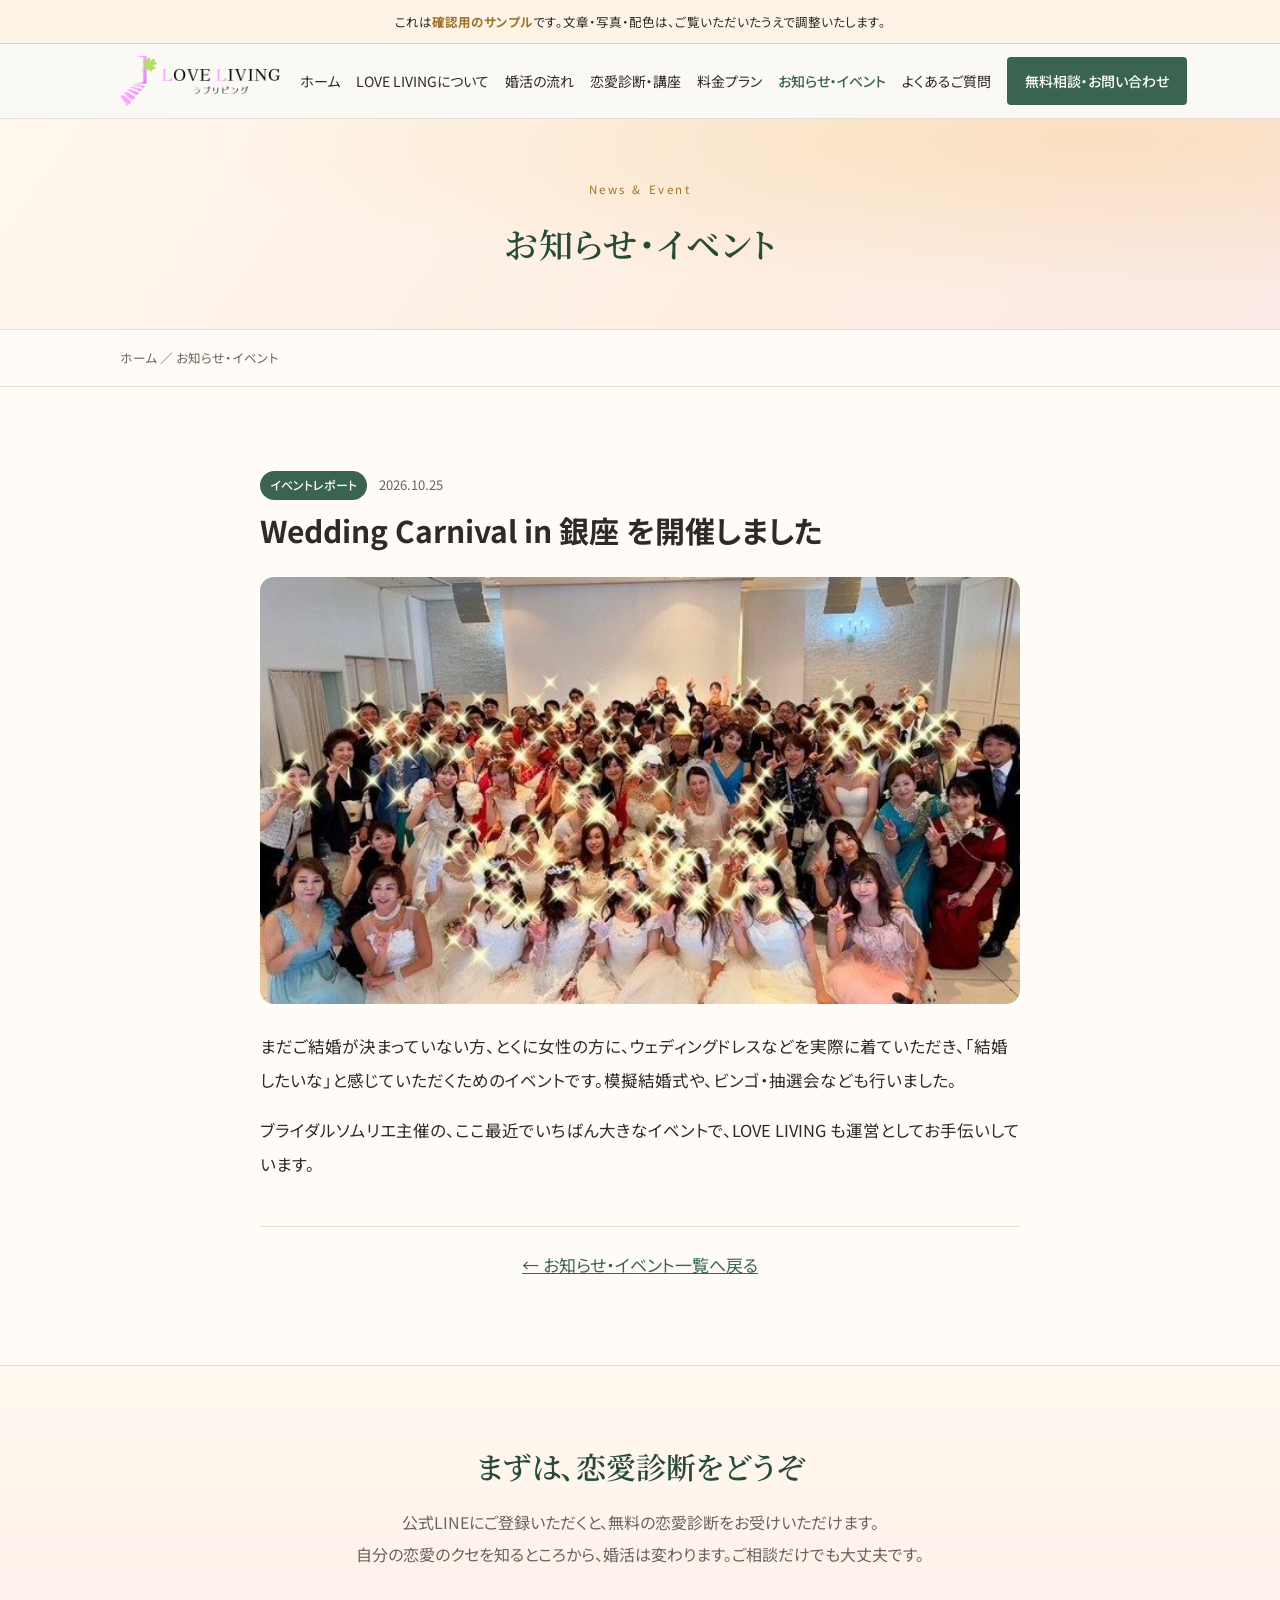
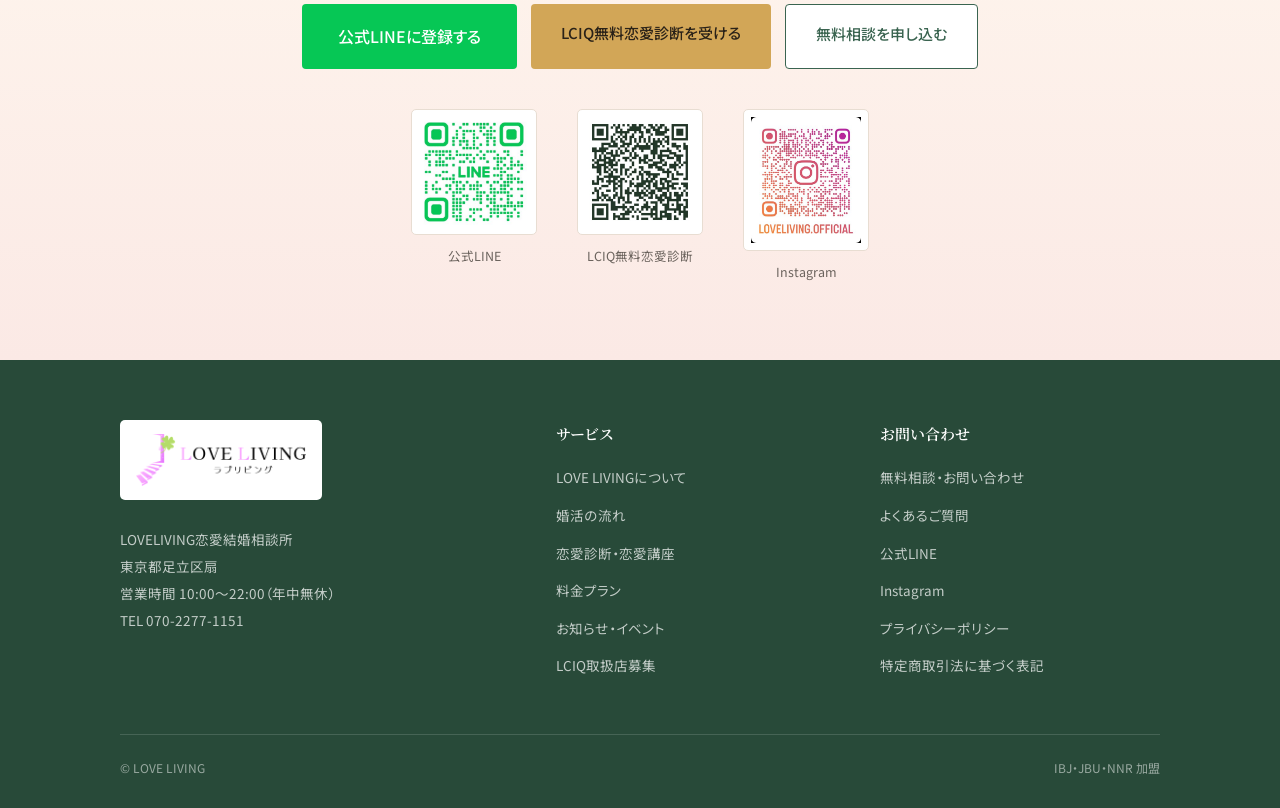
<file: preview/news-ginza.html>
<!doctype html><html lang="ja"><head>
<meta charset="utf-8"><meta name="viewport" content="width=device-width,initial-scale=1,viewport-fit=cover">
<title>Wedding Carnival in 銀座 を開催しました｜LOVELIVING恋愛結婚相談所</title><meta name="robots" content="noindex,nofollow"><meta name="description" content="Wedding Carnival in 銀座 のイベントレポートです。">
<link rel="preconnect" href="https://fonts.gstatic.com" crossorigin><link rel="stylesheet" href="https://fonts.googleapis.com/css2?family=Noto+Sans+JP:wght@400;500;700&family=Noto+Serif+JP:wght@400;600;700&display=swap"><link rel="stylesheet" href="assets/css/style.css"></head><body>
<div class="pv">これは<b>確認用のサンプル</b>です。文章・写真・配色は、ご覧いただいたうえで調整いたします。</div>
<header class="hd"><div class="hd-in">
<a class="hd-logo" href="index.html"><img src="assets/img/logo.png" alt="LOVE LIVING ラブリビング"></a>
<button class="hd-tgl" onclick="document.querySelector('.hd-nav').classList.toggle('on')">メニュー</button>
<nav class="hd-nav"><a href="index.html">ホーム</a><a href="about.html">LOVE LIVINGについて</a><a href="flow.html">婚活の流れ</a><a href="lciq.html">恋愛診断・講座</a><a href="price.html">料金プラン</a><a href="news.html" style="color:var(--c-main);font-weight:500">お知らせ・イベント</a><a href="faq.html">よくあるご質問</a><a class="hd-cta" href="contact.html">無料相談・お問い合わせ</a></nav>
</div></header><section class="ph"><div class="wrap"><span class="en">News & Event</span><h1>お知らせ・イベント</h1></div></section><div class="crumb"><div class="wrap"><a href="index.html">ホーム</a> ／ お知らせ・イベント</div></div>
<section class="sec"><div class="wrap narrow">
<article class="post">
<div class="nc-meta"><span class="ncat ncat-rep">イベントレポート</span><time>2026.10.25</time></div>
<h2 class="post-h">Wedding Carnival in 銀座 を開催しました</h2>
<img class="post-main" src="assets/img/event-ginza.jpg" alt="Wedding Carnival in 銀座">
<p class="lead">まだご結婚が決まっていない方、とくに女性の方に、ウェディングドレスなどを実際に着ていただき、「結婚したいな」と感じていただくためのイベントです。模擬結婚式や、ビンゴ・抽選会なども行いました。</p>
<p class="lead">ブライダルソムリエ主催の、ここ最近でいちばん大きなイベントで、LOVE LIVING も運営としてお手伝いしています。</p>
</article>
<div class="post-nav"><a href="news.html">← お知らせ・イベント一覧へ戻る</a></div>
</div></section><section class="cta"><div class="wrap">
<h2>まずは、恋愛診断をどうぞ</h2>
<p>公式LINEにご登録いただくと、無料の恋愛診断をお受けいただけます。<br>
自分の恋愛のクセを知るところから、婚活は変わります。ご相談だけでも大丈夫です。</p>
<div class="cta-btns">
<a class="btn btn-line" href="https://line.me/R/ti/p/@072yzgbv" target="_blank" rel="noopener">公式LINEに登録する</a>
<a class="btn btn-gold" href="https://lciq-diagnosis.com/home?agent_id=2159019" target="_blank" rel="noopener">LCIQ無料恋愛診断を受ける</a>
<a class="btn btn-ghost" href="contact.html">無料相談を申し込む</a></div>
<div class="qr-row">
<div class="qr"><img src="assets/img/qr-line.jpg" alt="公式LINE QRコード"><span>公式LINE</span></div>
<div class="qr"><img src="assets/img/qr-lciq.jpg" alt="LCIQ無料恋愛診断 QRコード"><span>LCIQ無料恋愛診断</span></div>
<div class="qr"><img src="assets/img/qr-instagram.jpg" alt="Instagram QRコード"><span>Instagram</span></div>
</div></div></section><footer class="ft"><div class="wrap"><div class="ft-in">
<div><div class="ft-logo"><img src="assets/img/logo.png" alt="LOVE LIVING"></div>
<p>LOVELIVING恋愛結婚相談所<br>東京都足立区扇<br>営業時間 10:00〜22:00（年中無休）<br>TEL 070-2277-1151</p></div>
<div><h4>サービス</h4><ul>
<li><a href="about.html">LOVE LIVINGについて</a></li><li><a href="flow.html">婚活の流れ</a></li>
<li><a href="lciq.html">恋愛診断・恋愛講座</a></li><li><a href="price.html">料金プラン</a></li><li><a href="news.html">お知らせ・イベント</a></li>
<li><a href="https://lciq-partner.netlify.app/?name=LOVE%20%20LIVING&person=%E4%BB%A3%E8%A1%A8%E3%80%80%E6%9C%89%E9%A6%AC%E7%A5%90%E5%8F%B8&form=https%3A%2F%2Fforms.gle%2FbSPj1KupnK31gzVN7" target="_blank" rel="noopener">LCIQ取扱店募集</a></li></ul></div>
<div><h4>お問い合わせ</h4><ul>
<li><a href="contact.html">無料相談・お問い合わせ</a></li><li><a href="faq.html">よくあるご質問</a></li>
<li><a href="https://line.me/R/ti/p/@072yzgbv" target="_blank" rel="noopener">公式LINE</a></li>
<li><a href="https://www.instagram.com/loveliving.official/" target="_blank" rel="noopener">Instagram</a></li>
<li><a href="privacy.html">プライバシーポリシー</a></li>
<li><a href="law.html">特定商取引法に基づく表記</a></li></ul></div></div>
<div class="ft-btm"><span>&copy; LOVE LIVING</span><span>IBJ・JBU・NNR 加盟</span></div>
</div></footer></body></html>
</file>
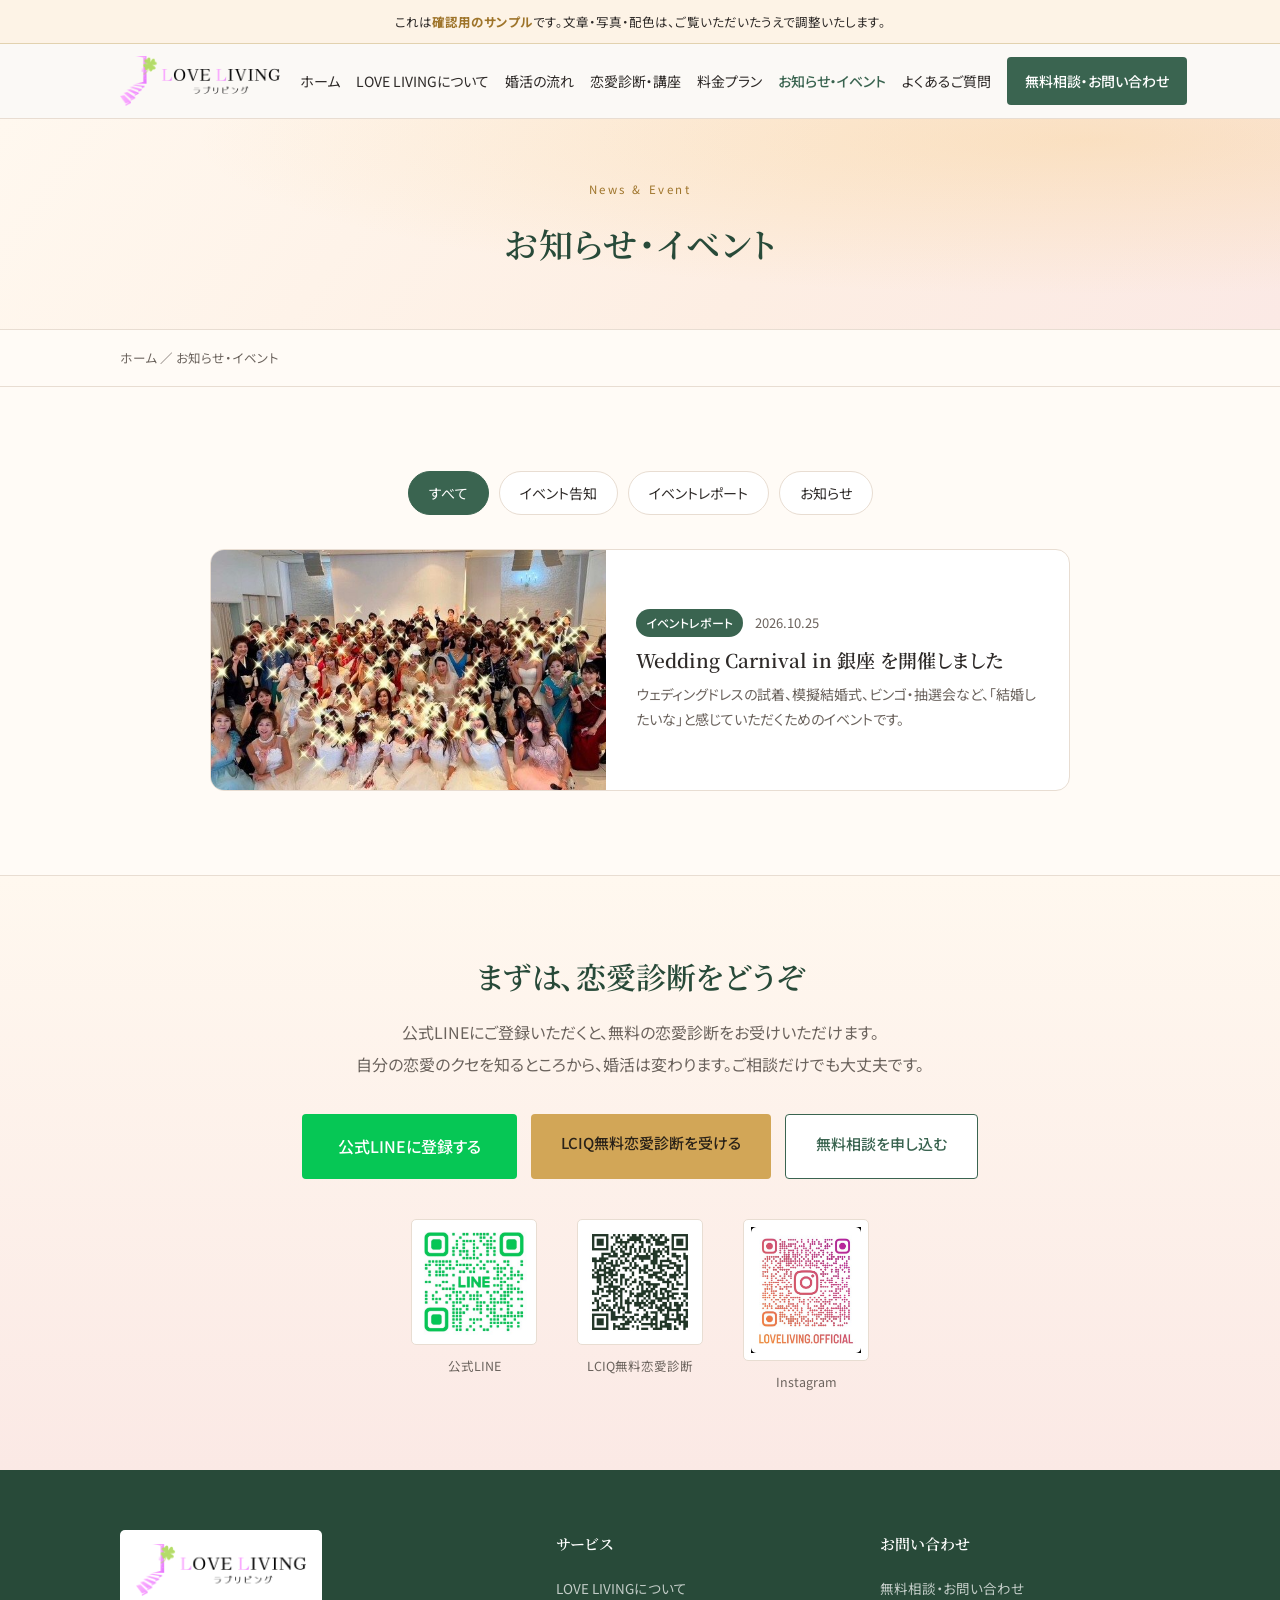
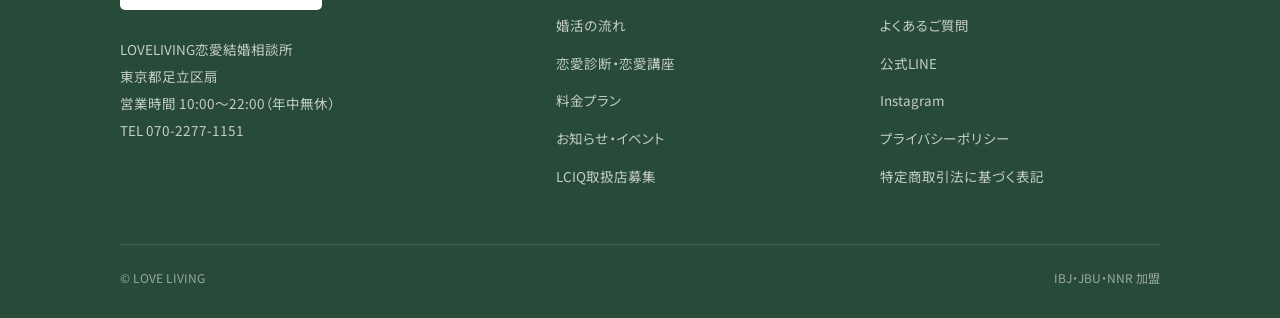
<file: preview/news.html>
<!doctype html><html lang="ja"><head>
<meta charset="utf-8"><meta name="viewport" content="width=device-width,initial-scale=1,viewport-fit=cover">
<title>お知らせ・イベント｜LOVELIVING恋愛結婚相談所</title><meta name="robots" content="noindex,nofollow"><meta name="description" content="LOVE LIVING のイベントのご案内、イベントレポート、お知らせを掲載しています。">
<link rel="preconnect" href="https://fonts.gstatic.com" crossorigin><link rel="stylesheet" href="https://fonts.googleapis.com/css2?family=Noto+Sans+JP:wght@400;500;700&family=Noto+Serif+JP:wght@400;600;700&display=swap"><link rel="stylesheet" href="assets/css/style.css"></head><body>
<div class="pv">これは<b>確認用のサンプル</b>です。文章・写真・配色は、ご覧いただいたうえで調整いたします。</div>
<header class="hd"><div class="hd-in">
<a class="hd-logo" href="index.html"><img src="assets/img/logo.png" alt="LOVE LIVING ラブリビング"></a>
<button class="hd-tgl" onclick="document.querySelector('.hd-nav').classList.toggle('on')">メニュー</button>
<nav class="hd-nav"><a href="index.html">ホーム</a><a href="about.html">LOVE LIVINGについて</a><a href="flow.html">婚活の流れ</a><a href="lciq.html">恋愛診断・講座</a><a href="price.html">料金プラン</a><a href="news.html" style="color:var(--c-main);font-weight:500">お知らせ・イベント</a><a href="faq.html">よくあるご質問</a><a class="hd-cta" href="contact.html">無料相談・お問い合わせ</a></nav>
</div></header><section class="ph"><div class="wrap"><span class="en">News & Event</span><h1>お知らせ・イベント</h1></div></section><div class="crumb"><div class="wrap"><a href="index.html">ホーム</a> ／ お知らせ・イベント</div></div>
<section class="sec"><div class="wrap">
<div class="ntabs"><a href="news.html" class="on">すべて</a><a href="news.html">イベント告知</a><a href="news.html">イベントレポート</a><a href="news.html">お知らせ</a></div>
<div class="news-grid"><a class="ncard" href="news-ginza.html"><div class="nc-img"><img src="assets/img/event-ginza.jpg" alt=""></div><div class="nc-body"><div class="nc-meta"><span class="ncat ncat-rep">イベントレポート</span><time>2026.10.25</time></div><h3>Wedding Carnival in 銀座 を開催しました</h3><p>ウェディングドレスの試着、模擬結婚式、ビンゴ・抽選会など、「結婚したいな」と感じていただくためのイベントです。</p></div></a></div>
</div></section><section class="cta"><div class="wrap">
<h2>まずは、恋愛診断をどうぞ</h2>
<p>公式LINEにご登録いただくと、無料の恋愛診断をお受けいただけます。<br>
自分の恋愛のクセを知るところから、婚活は変わります。ご相談だけでも大丈夫です。</p>
<div class="cta-btns">
<a class="btn btn-line" href="https://line.me/R/ti/p/@072yzgbv" target="_blank" rel="noopener">公式LINEに登録する</a>
<a class="btn btn-gold" href="https://lciq-diagnosis.com/home?agent_id=2159019" target="_blank" rel="noopener">LCIQ無料恋愛診断を受ける</a>
<a class="btn btn-ghost" href="contact.html">無料相談を申し込む</a></div>
<div class="qr-row">
<div class="qr"><img src="assets/img/qr-line.jpg" alt="公式LINE QRコード"><span>公式LINE</span></div>
<div class="qr"><img src="assets/img/qr-lciq.jpg" alt="LCIQ無料恋愛診断 QRコード"><span>LCIQ無料恋愛診断</span></div>
<div class="qr"><img src="assets/img/qr-instagram.jpg" alt="Instagram QRコード"><span>Instagram</span></div>
</div></div></section><footer class="ft"><div class="wrap"><div class="ft-in">
<div><div class="ft-logo"><img src="assets/img/logo.png" alt="LOVE LIVING"></div>
<p>LOVELIVING恋愛結婚相談所<br>東京都足立区扇<br>営業時間 10:00〜22:00（年中無休）<br>TEL 070-2277-1151</p></div>
<div><h4>サービス</h4><ul>
<li><a href="about.html">LOVE LIVINGについて</a></li><li><a href="flow.html">婚活の流れ</a></li>
<li><a href="lciq.html">恋愛診断・恋愛講座</a></li><li><a href="price.html">料金プラン</a></li><li><a href="news.html">お知らせ・イベント</a></li>
<li><a href="https://lciq-partner.netlify.app/?name=LOVE%20%20LIVING&person=%E4%BB%A3%E8%A1%A8%E3%80%80%E6%9C%89%E9%A6%AC%E7%A5%90%E5%8F%B8&form=https%3A%2F%2Fforms.gle%2FbSPj1KupnK31gzVN7" target="_blank" rel="noopener">LCIQ取扱店募集</a></li></ul></div>
<div><h4>お問い合わせ</h4><ul>
<li><a href="contact.html">無料相談・お問い合わせ</a></li><li><a href="faq.html">よくあるご質問</a></li>
<li><a href="https://line.me/R/ti/p/@072yzgbv" target="_blank" rel="noopener">公式LINE</a></li>
<li><a href="https://www.instagram.com/loveliving.official/" target="_blank" rel="noopener">Instagram</a></li>
<li><a href="privacy.html">プライバシーポリシー</a></li>
<li><a href="law.html">特定商取引法に基づく表記</a></li></ul></div></div>
<div class="ft-btm"><span>&copy; LOVE LIVING</span><span>IBJ・JBU・NNR 加盟</span></div>
</div></footer></body></html>
</file>
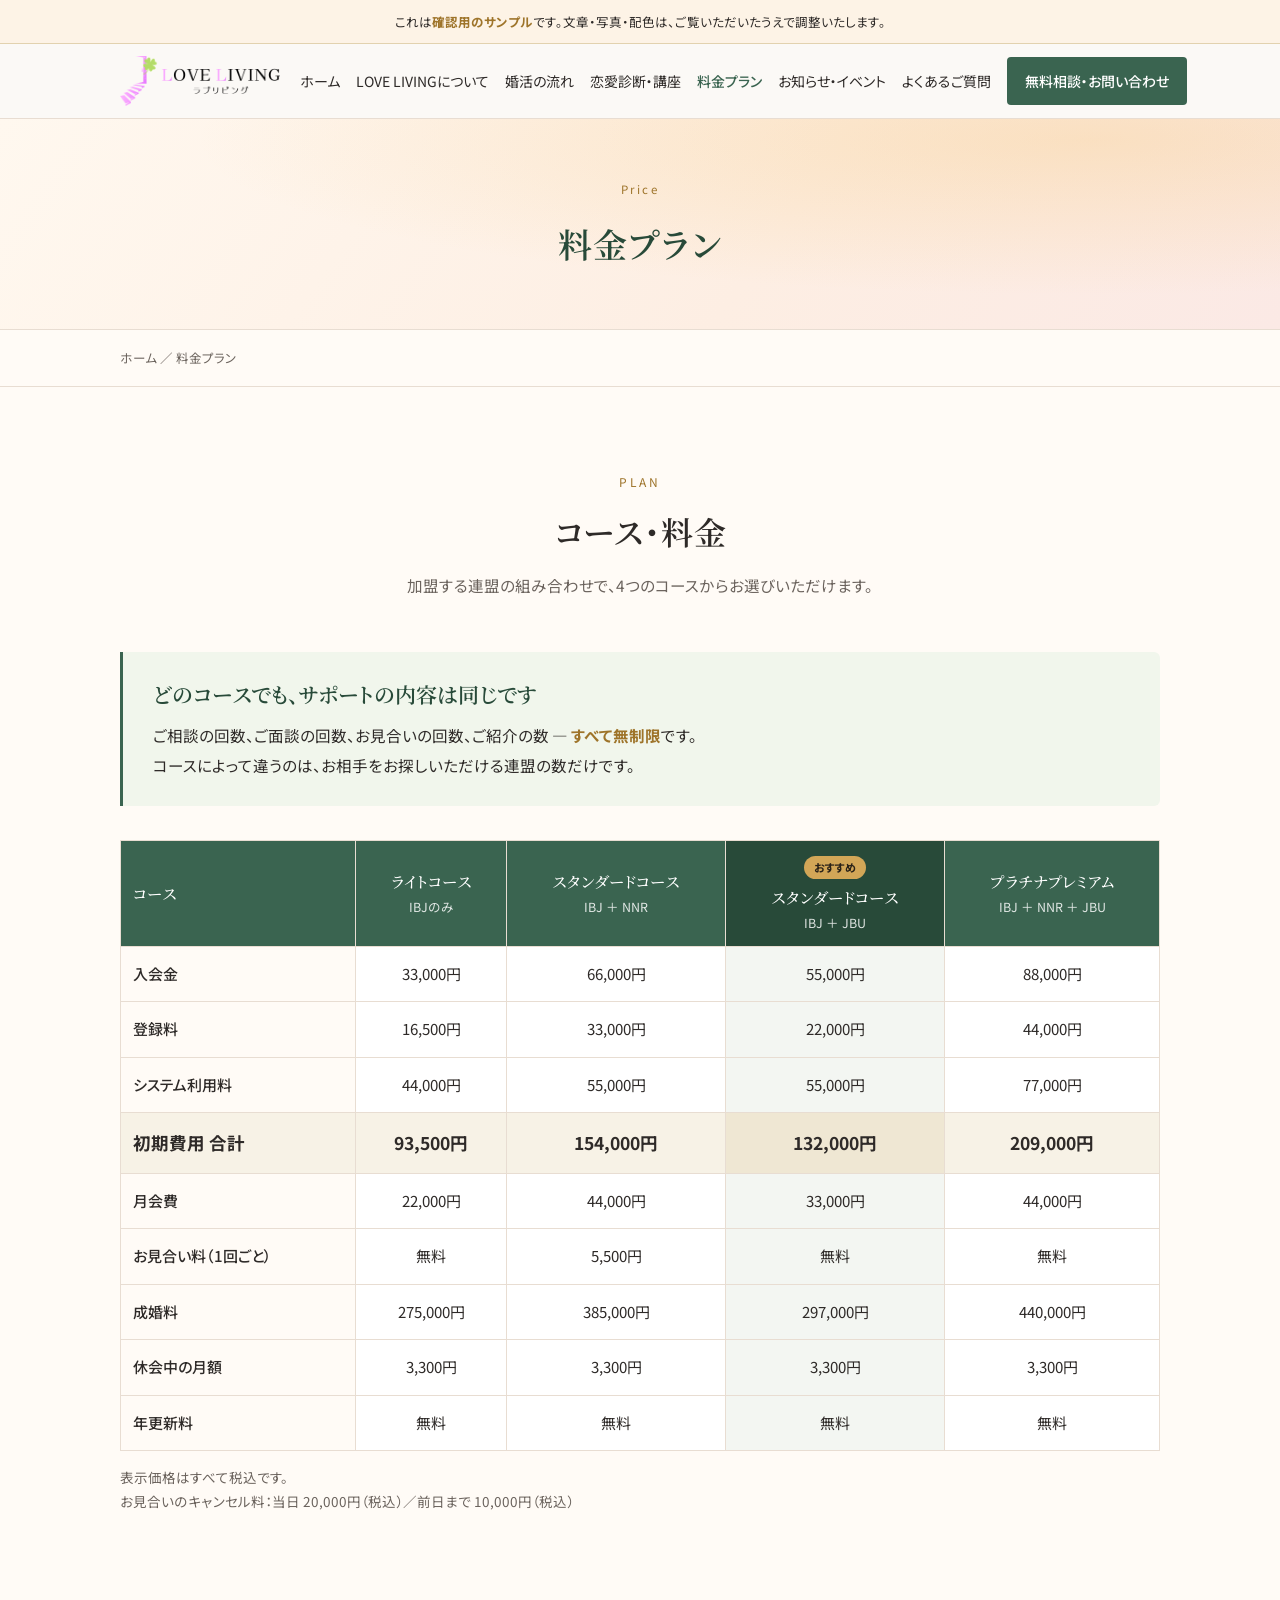
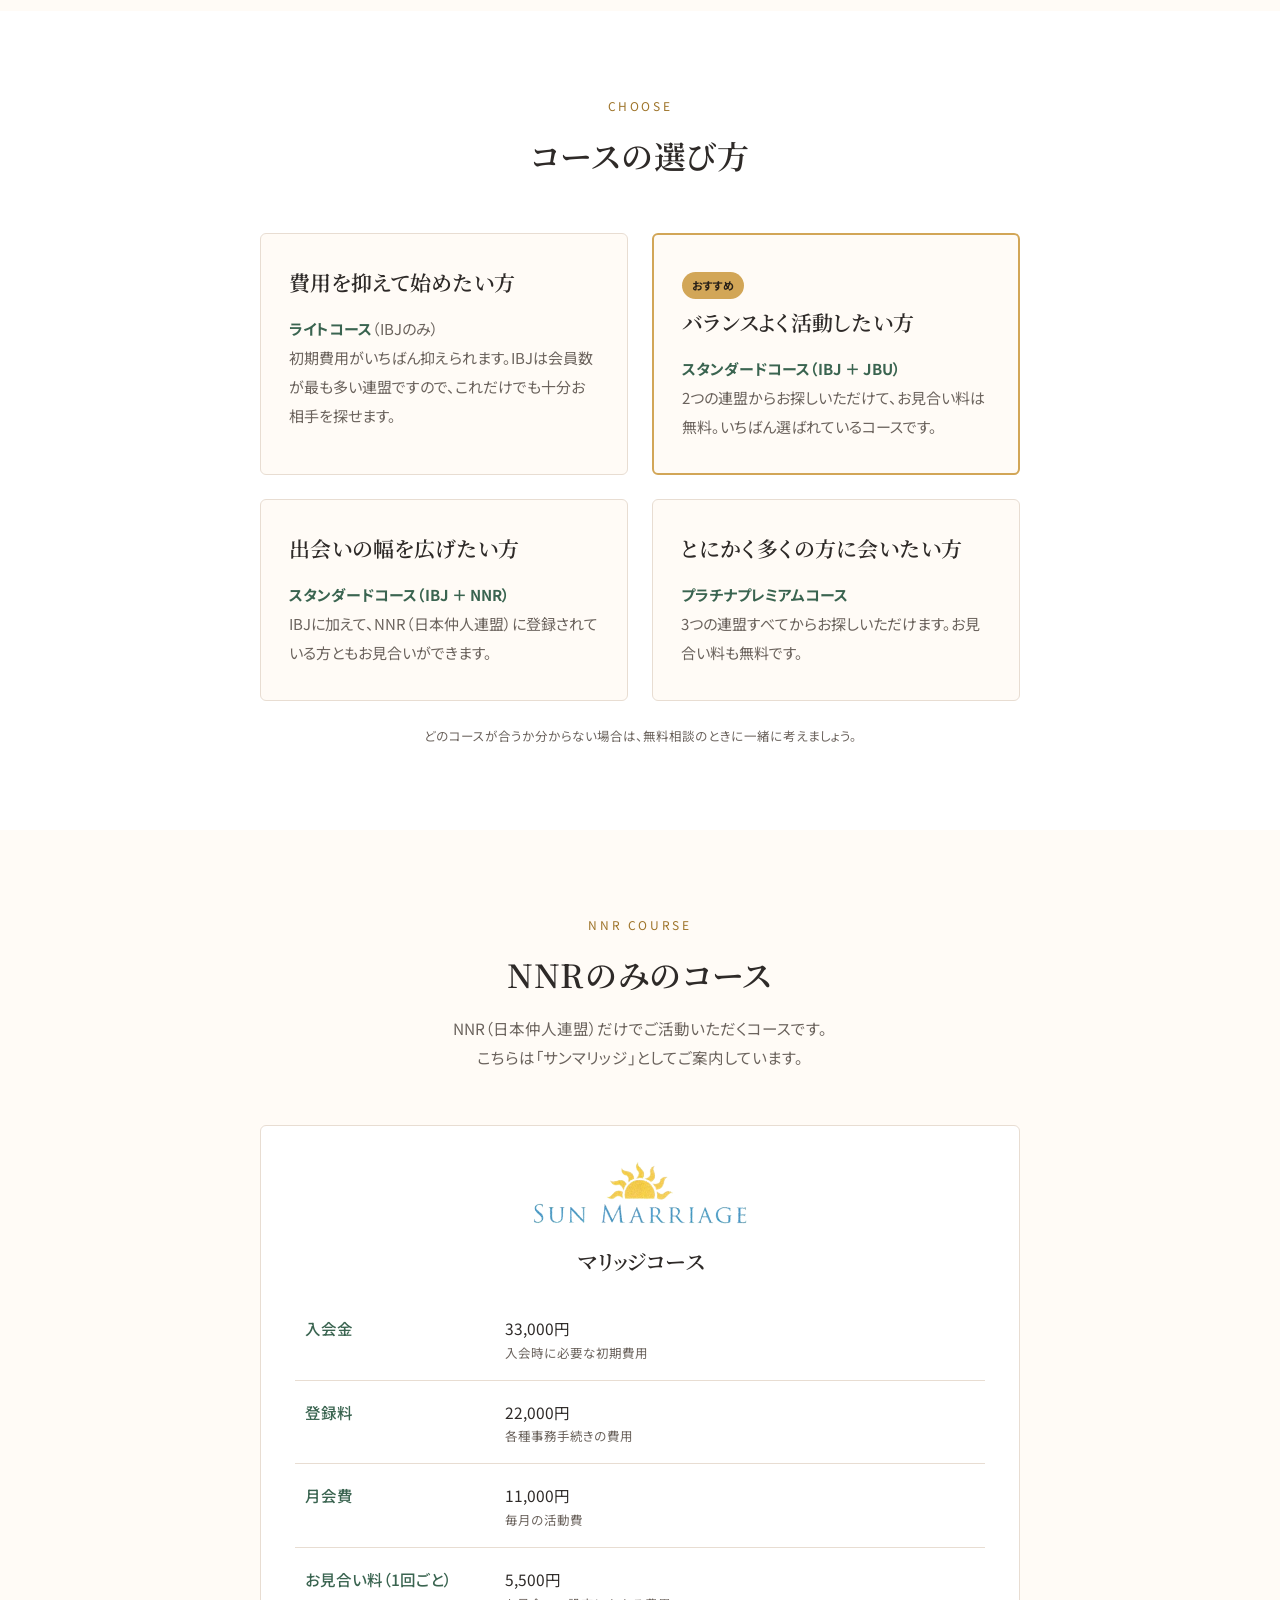
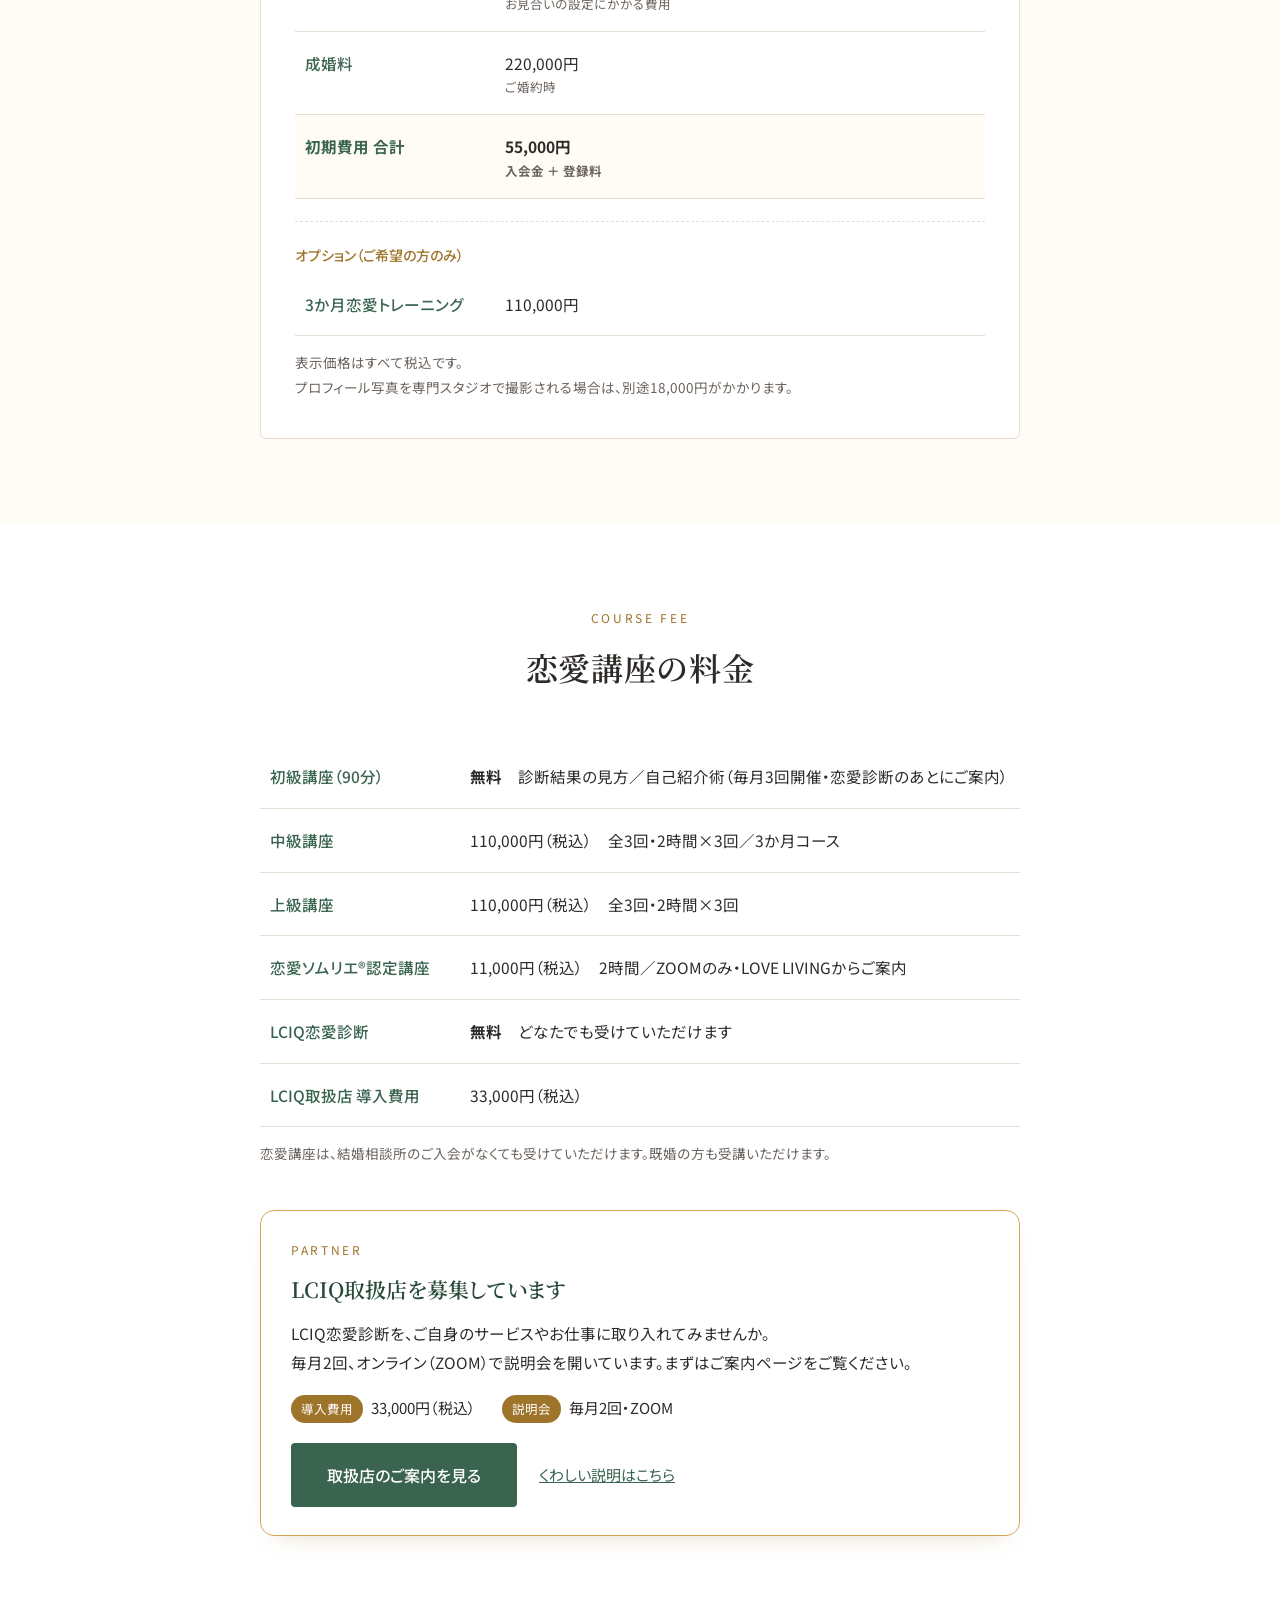
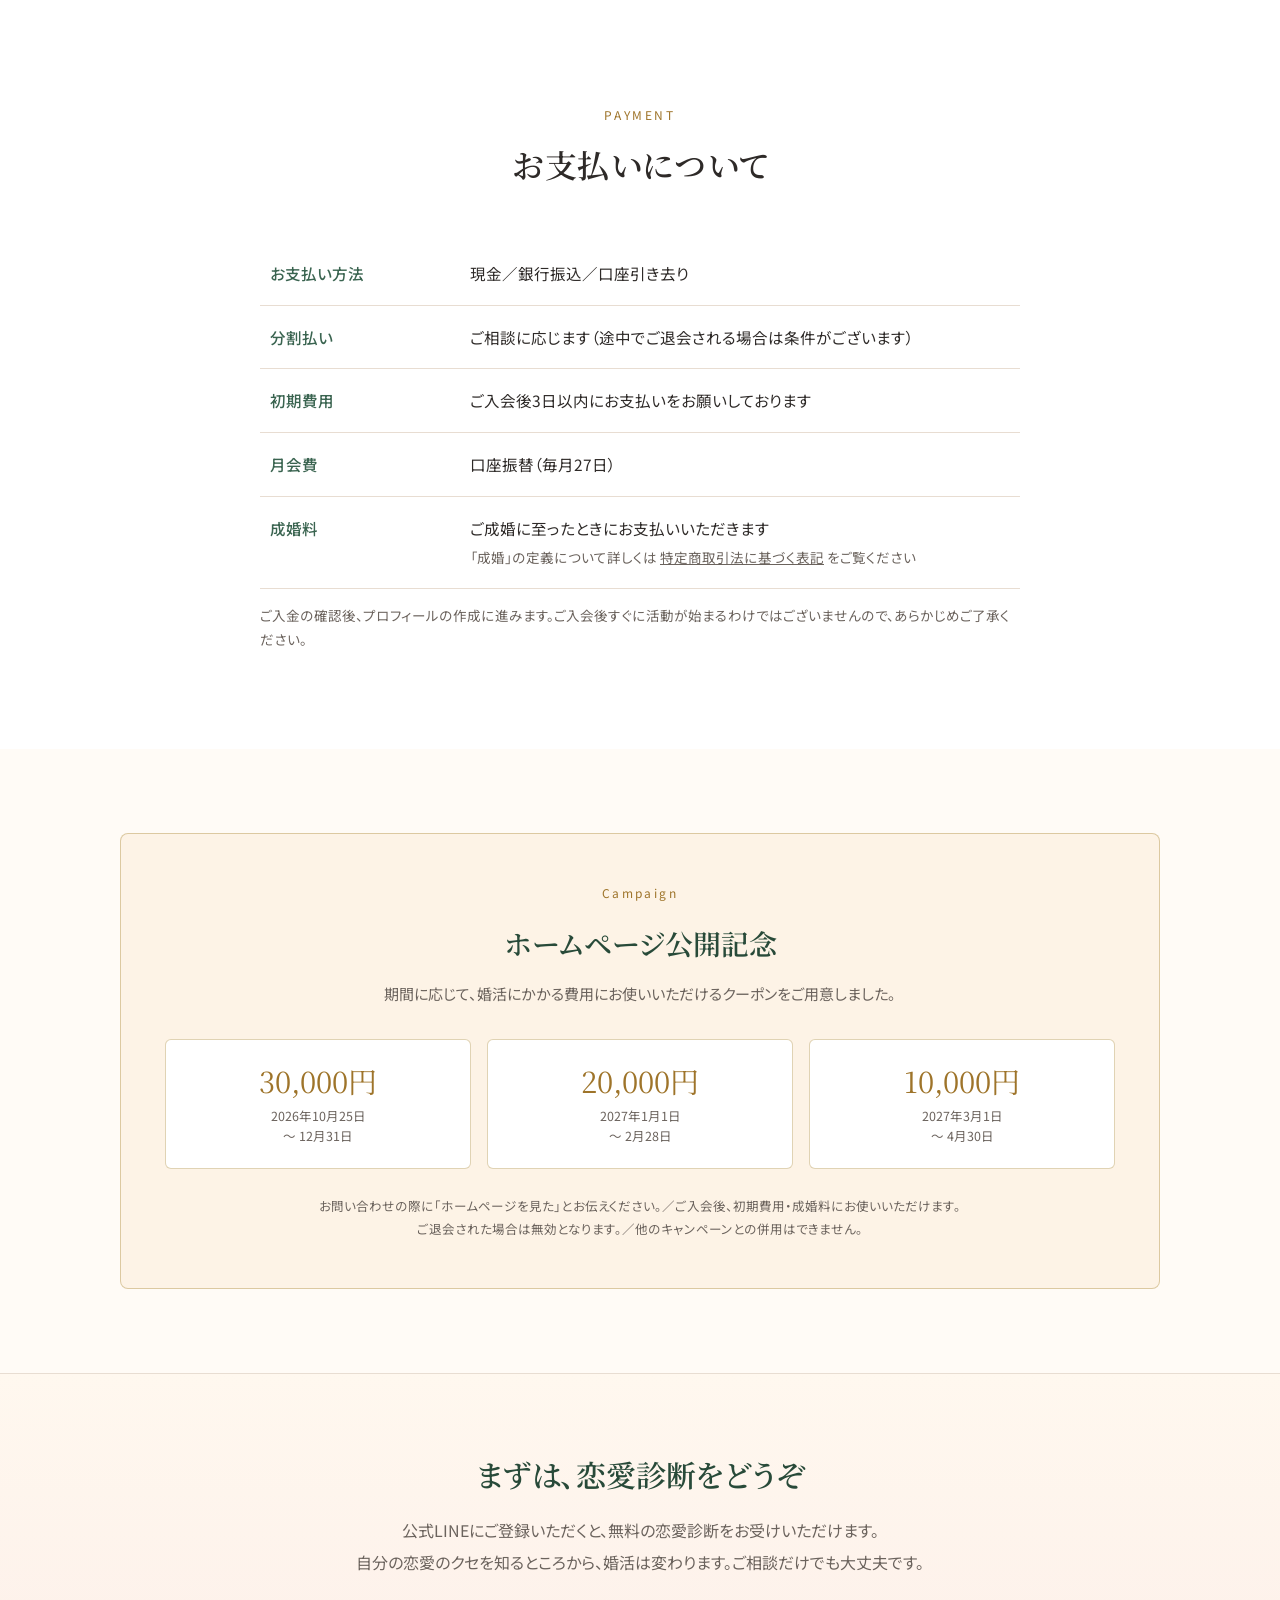
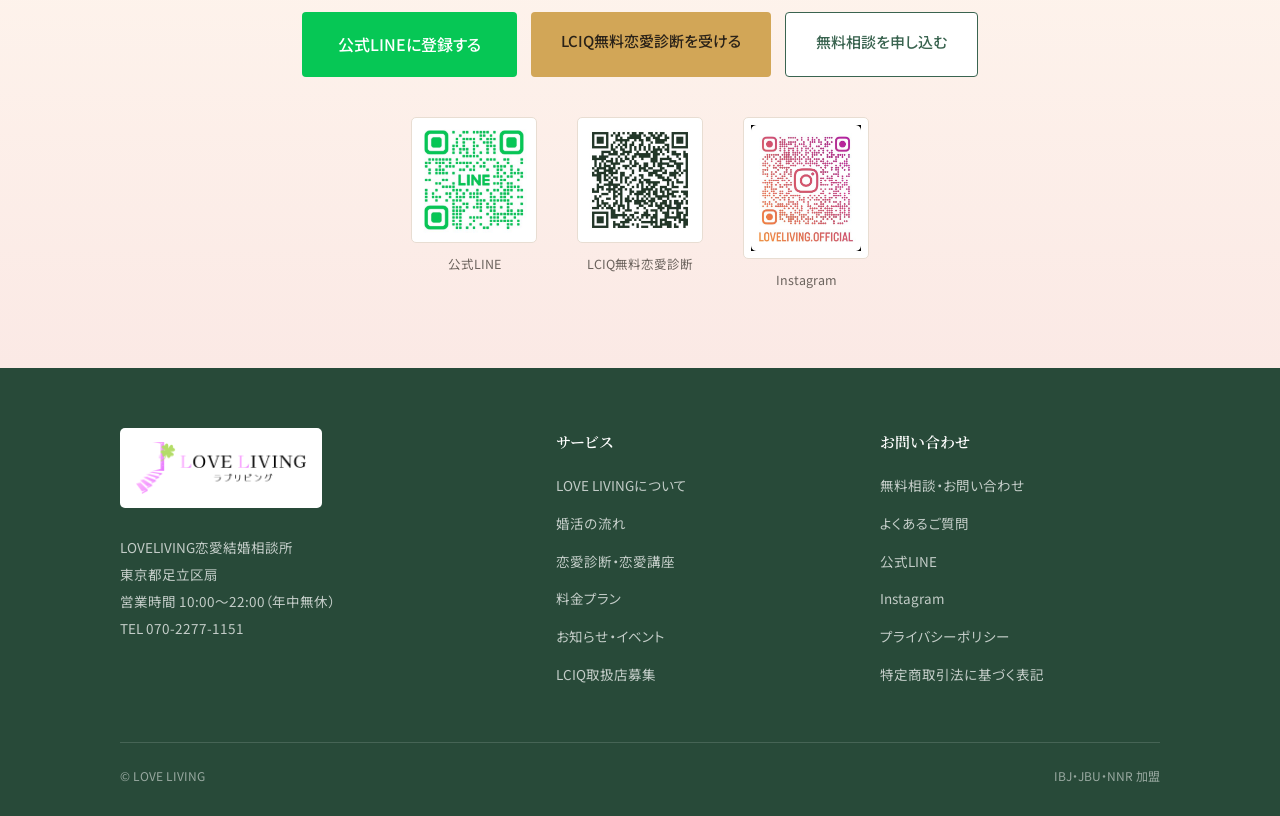
<file: preview/price.html>
<!doctype html><html lang="ja"><head>
<meta charset="utf-8"><meta name="viewport" content="width=device-width,initial-scale=1,viewport-fit=cover">
<title>料金プラン｜LOVELIVING恋愛結婚相談所</title><meta name="robots" content="noindex,nofollow"><meta name="description" content="LOVE LIVINGの料金プラン。4つのコースからお選びいただけます。表示はすべて税込です。">
<link rel="preconnect" href="https://fonts.gstatic.com" crossorigin><link rel="stylesheet" href="https://fonts.googleapis.com/css2?family=Noto+Sans+JP:wght@400;500;700&family=Noto+Serif+JP:wght@400;600;700&display=swap"><link rel="stylesheet" href="assets/css/style.css"></head><body>
<div class="pv">これは<b>確認用のサンプル</b>です。文章・写真・配色は、ご覧いただいたうえで調整いたします。</div>
<header class="hd"><div class="hd-in">
<a class="hd-logo" href="index.html"><img src="assets/img/logo.png" alt="LOVE LIVING ラブリビング"></a>
<button class="hd-tgl" onclick="document.querySelector('.hd-nav').classList.toggle('on')">メニュー</button>
<nav class="hd-nav"><a href="index.html">ホーム</a><a href="about.html">LOVE LIVINGについて</a><a href="flow.html">婚活の流れ</a><a href="lciq.html">恋愛診断・講座</a><a href="price.html" style="color:var(--c-main);font-weight:500">料金プラン</a><a href="news.html">お知らせ・イベント</a><a href="faq.html">よくあるご質問</a><a class="hd-cta" href="contact.html">無料相談・お問い合わせ</a></nav>
</div></header><section class="ph"><div class="wrap"><span class="en">Price</span><h1>料金プラン</h1></div></section><div class="crumb"><div class="wrap"><a href="index.html">ホーム</a> ／ 料金プラン</div></div>
<section class="sec"><div class="wrap">
<div class="sec-h"><span class="en">Plan</span><h2>コース・料金</h2>
<p>加盟する連盟の組み合わせで、4つのコースからお選びいただけます。</p></div>
<div class="band">
<h3>どのコースでも、サポートの内容は同じです</h3>
<p>
ご相談の回数、ご面談の回数、お見合いの回数、ご紹介の数 ―
<strong>すべて無制限</strong>です。<br>
コースによって違うのは、お相手をお探しいただける連盟の数だけです。</p></div>

<div class="ptable-wrap"><table class="ptable">
<thead><tr><th style="text-align:left">コース</th>
<th>ライトコース<small>IBJのみ</small></th>
<th>スタンダードコース<small>IBJ ＋ NNR</small></th>
<th class="rec"><span class="badge">おすすめ</span><br>スタンダードコース<small>IBJ ＋ JBU</small></th>
<th>プラチナプレミアム<small>IBJ ＋ NNR ＋ JBU</small></th></tr></thead>
<tbody>
<tr class=""><th scope="row">入会金</th><td>33,000円</td><td>66,000円</td><td class="rec">55,000円</td><td>88,000円</td></tr>
<tr class=""><th scope="row">登録料</th><td>16,500円</td><td>33,000円</td><td class="rec">22,000円</td><td>44,000円</td></tr>
<tr class=""><th scope="row">システム利用料</th><td>44,000円</td><td>55,000円</td><td class="rec">55,000円</td><td>77,000円</td></tr>
<tr class="total"><th scope="row">初期費用 合計</th><td>93,500円</td><td>154,000円</td><td class="rec">132,000円</td><td>209,000円</td></tr>
<tr class=""><th scope="row">月会費</th><td>22,000円</td><td>44,000円</td><td class="rec">33,000円</td><td>44,000円</td></tr>
<tr class=""><th scope="row">お見合い料（1回ごと）</th><td>無料</td><td>5,500円</td><td class="rec">無料</td><td>無料</td></tr>
<tr class=""><th scope="row">成婚料</th><td>275,000円</td><td>385,000円</td><td class="rec">297,000円</td><td>440,000円</td></tr>
<tr class=""><th scope="row">休会中の月額</th><td>3,300円</td><td>3,300円</td><td class="rec">3,300円</td><td>3,300円</td></tr>
<tr class=""><th scope="row">年更新料</th><td>無料</td><td>無料</td><td class="rec">無料</td><td>無料</td></tr>
</tbody></table></div>
<p class="tax">表示価格はすべて税込です。<br>
お見合いのキャンセル料：当日 20,000円（税込）／前日まで 10,000円（税込）</p>
</div></section>

<section class="sec sec-alt"><div class="wrap narrow">
<div class="sec-h"><span class="en">Choose</span><h2>コースの選び方</h2></div>
<div class="cards c2">
<div class="card"><h3>費用を抑えて始めたい方</h3>
<p><strong style="color:var(--c-main)">ライトコース</strong>（IBJのみ）<br>
初期費用がいちばん抑えられます。IBJは会員数が最も多い連盟ですので、これだけでも十分お相手を探せます。</p></div>
<div class="card" style="border-color:var(--c-accent);border-width:2px"><span class="badge">おすすめ</span>
<h3>バランスよく活動したい方</h3>
<p><strong style="color:var(--c-main)">スタンダードコース（IBJ ＋ JBU）</strong><br>
2つの連盟からお探しいただけて、お見合い料は無料。いちばん選ばれているコースです。</p></div>
<div class="card"><h3>出会いの幅を広げたい方</h3>
<p><strong style="color:var(--c-main)">スタンダードコース（IBJ ＋ NNR）</strong><br>
IBJに加えて、NNR（日本仲人連盟）に登録されている方ともお見合いができます。</p></div>
<div class="card"><h3>とにかく多くの方に会いたい方</h3>
<p><strong style="color:var(--c-main)">プラチナプレミアムコース</strong><br>
3つの連盟すべてからお探しいただけます。お見合い料も無料です。</p></div></div>
<p class="trust-note" style="margin-top:24px">どのコースが合うか分からない場合は、無料相談のときに一緒に考えましょう。</p>
</div></section>

<section class="sec"><div class="wrap narrow">
<div class="sec-h"><span class="en">NNR Course</span><h2>NNRのみのコース</h2>
<p>NNR（日本仲人連盟）だけでご活動いただくコースです。<br>こちらは「サンマリッジ」としてご案内しています。</p></div>
<div class="smcard">
<img class="sm-logo" src="assets/img/sunmarriage-logo.png" alt="SUN MARRIAGE サンマリッジ">
<h3>マリッジコース</h3>
<table class="info">
<tr><th>入会金</th><td>33,000円<small>入会時に必要な初期費用</small></td></tr>
<tr><th>登録料</th><td>22,000円<small>各種事務手続きの費用</small></td></tr>
<tr><th>月会費</th><td>11,000円<small>毎月の活動費</small></td></tr>
<tr><th>お見合い料（1回ごと）</th><td>5,500円<small>お見合いの設定にかかる費用</small></td></tr>
<tr><th>成婚料</th><td>220,000円<small>ご婚約時</small></td></tr>
<tr class="sum"><th>初期費用 合計</th><td>55,000円<small>入会金 ＋ 登録料</small></td></tr>
</table>
<div class="sm-opt"><p class="sm-opt-h">オプション（ご希望の方のみ）</p>
<table class="info"><tr><th>3か月恋愛トレーニング</th><td>110,000円</td></tr></table></div>
<p class="tax">表示価格はすべて税込です。<br>プロフィール写真を専門スタジオで撮影される場合は、別途18,000円がかかります。</p>
</div></div></section>

<section class="sec sec-alt"><div class="wrap narrow">
<div class="sec-h"><span class="en">Course Fee</span><h2>恋愛講座の料金</h2></div>
<table class="info">
<tr><th>初級講座（90分）</th><td><strong>無料</strong>　診断結果の見方／自己紹介術（毎月3回開催・恋愛診断のあとにご案内）</td></tr>
<tr><th>中級講座</th><td>110,000円（税込）　全3回・2時間×3回／3か月コース</td></tr>
<tr><th>上級講座</th><td>110,000円（税込）　全3回・2時間×3回</td></tr>
<tr><th>恋愛ソムリエ®認定講座</th><td>11,000円（税込）　2時間／ZOOMのみ・LOVE LIVINGからご案内</td></tr>
<tr><th>LCIQ恋愛診断</th><td><strong>無料</strong>　どなたでも受けていただけます</td></tr>
<tr><th>LCIQ取扱店 導入費用</th><td>33,000円（税込）</td></tr>
</table>
<p class="tax">恋愛講座は、結婚相談所のご入会がなくても受けていただけます。既婚の方も受講いただけます。</p>
<div class="pbox">
<span class="eyebrow">Partner</span>
<h3>LCIQ取扱店を募集しています</h3>
<p>LCIQ恋愛診断を、ご自身のサービスやお仕事に取り入れてみませんか。<br>
毎月2回、オンライン（ZOOM）で説明会を開いています。まずはご案内ページをご覧ください。</p>
<ul class="pbox-facts"><li><span>導入費用</span>33,000円（税込）</li><li><span>説明会</span>毎月2回・ZOOM</li></ul>
<div class="pbox-btns"><a class="btn btn-main" href="https://lciq-partner.netlify.app/?name=LOVE%20%20LIVING&person=%E4%BB%A3%E8%A1%A8%E3%80%80%E6%9C%89%E9%A6%AC%E7%A5%90%E5%8F%B8&form=https%3A%2F%2Fforms.gle%2FbSPj1KupnK31gzVN7" target="_blank" rel="noopener">取扱店のご案内を見る</a>
<a class="pbox-more" href="lciq.html#partner">くわしい説明はこちら</a></div>
</div></div></section>

<section class="sec sec-alt"><div class="wrap narrow">
<div class="sec-h"><span class="en">Payment</span><h2>お支払いについて</h2></div>
<table class="info">
<tr><th>お支払い方法</th><td>現金／銀行振込／口座引き去り</td></tr>
<tr><th>分割払い</th><td>ご相談に応じます（途中でご退会される場合は条件がございます）</td></tr>
<tr><th>初期費用</th><td>ご入会後3日以内にお支払いをお願いしております</td></tr>
<tr><th>月会費</th><td>口座振替（毎月27日）</td></tr>
<tr><th>成婚料</th><td>ご成婚に至ったときにお支払いいただきます<br>
<span style="font-size:13.5px;color:var(--c-muted)">「成婚」の定義について詳しくは <a href="law.html">特定商取引法に基づく表記</a> をご覧ください</span></td></tr>
</table>
<p class="tax">ご入金の確認後、プロフィールの作成に進みます。ご入会後すぐに活動が始まるわけではございませんので、あらかじめご了承ください。</p>
</div></section>

<section class="sec"><div class="wrap"><div class="camp">
<span class="en">Campaign</span><h2>ホームページ公開記念</h2>
<p>期間に応じて、婚活にかかる費用にお使いいただけるクーポンをご用意しました。</p>
<div class="coupons">
<div class="coupon"><span class="amt">30,000円</span><span class="term">2026年10月25日<br>〜 12月31日</span></div>
<div class="coupon"><span class="amt">20,000円</span><span class="term">2027年1月1日<br>〜 2月28日</span></div>
<div class="coupon"><span class="amt">10,000円</span><span class="term">2027年3月1日<br>〜 4月30日</span></div></div>
<p class="note">お問い合わせの際に「ホームページを見た」とお伝えください。／ご入会後、初期費用・成婚料にお使いいただけます。<br>
ご退会された場合は無効となります。／他のキャンペーンとの併用はできません。</p>
</div></div></section>
<section class="cta"><div class="wrap">
<h2>まずは、恋愛診断をどうぞ</h2>
<p>公式LINEにご登録いただくと、無料の恋愛診断をお受けいただけます。<br>
自分の恋愛のクセを知るところから、婚活は変わります。ご相談だけでも大丈夫です。</p>
<div class="cta-btns">
<a class="btn btn-line" href="https://line.me/R/ti/p/@072yzgbv" target="_blank" rel="noopener">公式LINEに登録する</a>
<a class="btn btn-gold" href="https://lciq-diagnosis.com/home?agent_id=2159019" target="_blank" rel="noopener">LCIQ無料恋愛診断を受ける</a>
<a class="btn btn-ghost" href="contact.html">無料相談を申し込む</a></div>
<div class="qr-row">
<div class="qr"><img src="assets/img/qr-line.jpg" alt="公式LINE QRコード"><span>公式LINE</span></div>
<div class="qr"><img src="assets/img/qr-lciq.jpg" alt="LCIQ無料恋愛診断 QRコード"><span>LCIQ無料恋愛診断</span></div>
<div class="qr"><img src="assets/img/qr-instagram.jpg" alt="Instagram QRコード"><span>Instagram</span></div>
</div></div></section><footer class="ft"><div class="wrap"><div class="ft-in">
<div><div class="ft-logo"><img src="assets/img/logo.png" alt="LOVE LIVING"></div>
<p>LOVELIVING恋愛結婚相談所<br>東京都足立区扇<br>営業時間 10:00〜22:00（年中無休）<br>TEL 070-2277-1151</p></div>
<div><h4>サービス</h4><ul>
<li><a href="about.html">LOVE LIVINGについて</a></li><li><a href="flow.html">婚活の流れ</a></li>
<li><a href="lciq.html">恋愛診断・恋愛講座</a></li><li><a href="price.html">料金プラン</a></li><li><a href="news.html">お知らせ・イベント</a></li>
<li><a href="https://lciq-partner.netlify.app/?name=LOVE%20%20LIVING&person=%E4%BB%A3%E8%A1%A8%E3%80%80%E6%9C%89%E9%A6%AC%E7%A5%90%E5%8F%B8&form=https%3A%2F%2Fforms.gle%2FbSPj1KupnK31gzVN7" target="_blank" rel="noopener">LCIQ取扱店募集</a></li></ul></div>
<div><h4>お問い合わせ</h4><ul>
<li><a href="contact.html">無料相談・お問い合わせ</a></li><li><a href="faq.html">よくあるご質問</a></li>
<li><a href="https://line.me/R/ti/p/@072yzgbv" target="_blank" rel="noopener">公式LINE</a></li>
<li><a href="https://www.instagram.com/loveliving.official/" target="_blank" rel="noopener">Instagram</a></li>
<li><a href="privacy.html">プライバシーポリシー</a></li>
<li><a href="law.html">特定商取引法に基づく表記</a></li></ul></div></div>
<div class="ft-btm"><span>&copy; LOVE LIVING</span><span>IBJ・JBU・NNR 加盟</span></div>
</div></footer></body></html>
</file>
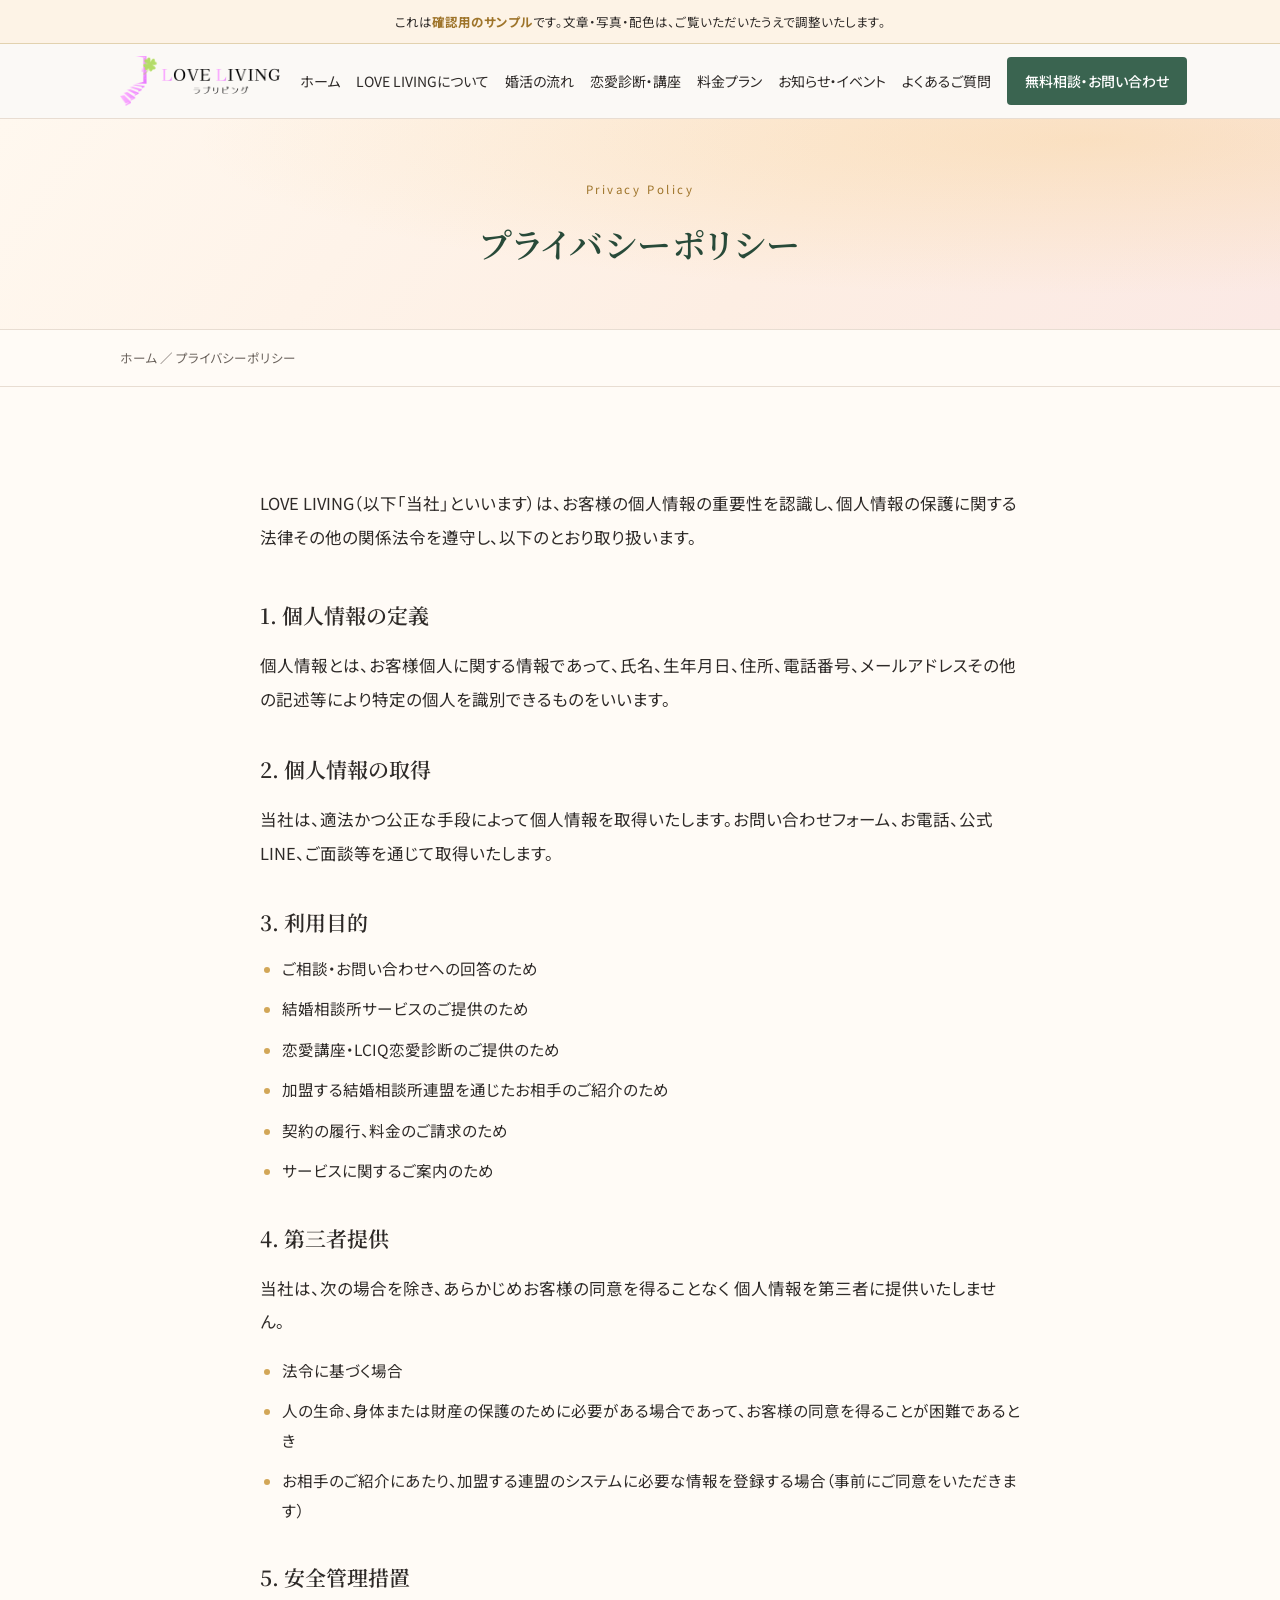
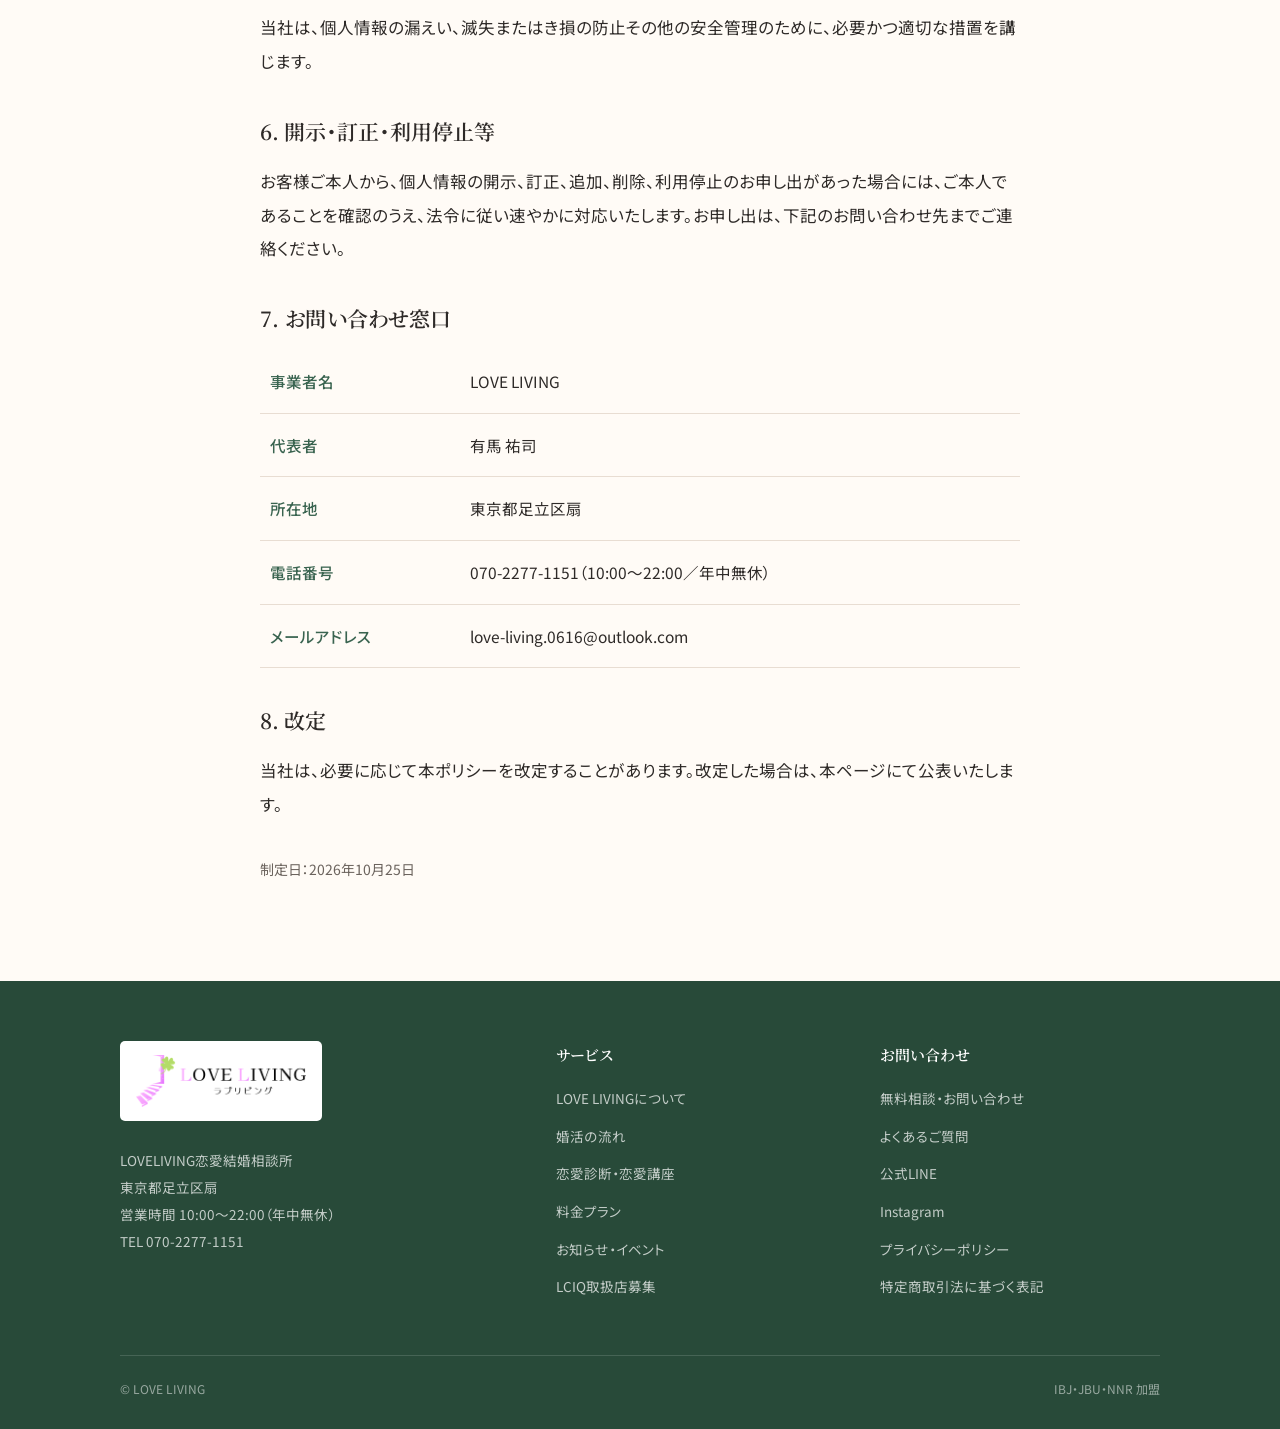
<file: preview/privacy.html>
<!doctype html><html lang="ja"><head>
<meta charset="utf-8"><meta name="viewport" content="width=device-width,initial-scale=1,viewport-fit=cover">
<title>プライバシーポリシー｜LOVELIVING恋愛結婚相談所</title><meta name="robots" content="noindex,nofollow"><meta name="description" content="LOVE LIVINGの個人情報の取り扱いについて。">
<link rel="preconnect" href="https://fonts.gstatic.com" crossorigin><link rel="stylesheet" href="https://fonts.googleapis.com/css2?family=Noto+Sans+JP:wght@400;500;700&family=Noto+Serif+JP:wght@400;600;700&display=swap"><link rel="stylesheet" href="assets/css/style.css"></head><body>
<div class="pv">これは<b>確認用のサンプル</b>です。文章・写真・配色は、ご覧いただいたうえで調整いたします。</div>
<header class="hd"><div class="hd-in">
<a class="hd-logo" href="index.html"><img src="assets/img/logo.png" alt="LOVE LIVING ラブリビング"></a>
<button class="hd-tgl" onclick="document.querySelector('.hd-nav').classList.toggle('on')">メニュー</button>
<nav class="hd-nav"><a href="index.html">ホーム</a><a href="about.html">LOVE LIVINGについて</a><a href="flow.html">婚活の流れ</a><a href="lciq.html">恋愛診断・講座</a><a href="price.html">料金プラン</a><a href="news.html">お知らせ・イベント</a><a href="faq.html">よくあるご質問</a><a class="hd-cta" href="contact.html">無料相談・お問い合わせ</a></nav>
</div></header><section class="ph"><div class="wrap"><span class="en">Privacy Policy</span><h1>プライバシーポリシー</h1></div></section><div class="crumb"><div class="wrap"><a href="index.html">ホーム</a> ／ プライバシーポリシー</div></div>
<section class="sec"><div class="wrap narrow">
<p class="lead">LOVE LIVING（以下「当社」といいます）は、お客様の個人情報の重要性を認識し、個人情報の保護に関する法律その他の関係法令を遵守し、以下のとおり取り扱います。</p>

<h3 style="margin-top:44px">1. 個人情報の定義</h3>
<p class="lead">個人情報とは、お客様個人に関する情報であって、氏名、生年月日、住所、電話番号、メールアドレスその他の記述等により特定の個人を識別できるものをいいます。</p>

<h3 style="margin-top:36px">2. 個人情報の取得</h3>
<p class="lead">当社は、適法かつ公正な手段によって個人情報を取得いたします。お問い合わせフォーム、お電話、公式LINE、ご面談等を通じて取得いたします。</p>

<h3 style="margin-top:36px">3. 利用目的</h3>
<ul class="ul">
<li>ご相談・お問い合わせへの回答のため</li>
<li>結婚相談所サービスのご提供のため</li>
<li>恋愛講座・LCIQ恋愛診断のご提供のため</li>
<li>加盟する結婚相談所連盟を通じたお相手のご紹介のため</li>
<li>契約の履行、料金のご請求のため</li>
<li>サービスに関するご案内のため</li></ul>

<h3 style="margin-top:36px">4. 第三者提供</h3>
<p class="lead">当社は、次の場合を除き、あらかじめお客様の同意を得ることなく
個人情報を第三者に提供いたしません。</p>
<ul class="ul">
<li>法令に基づく場合</li>
<li>人の生命、身体または財産の保護のために必要がある場合であって、お客様の同意を得ることが困難であるとき</li>
<li>お相手のご紹介にあたり、加盟する連盟のシステムに必要な情報を登録する場合（事前にご同意をいただきます）</li></ul>

<h3 style="margin-top:36px">5. 安全管理措置</h3>
<p class="lead">当社は、個人情報の漏えい、滅失またはき損の防止その他の安全管理のために、必要かつ適切な措置を講じます。</p>

<h3 style="margin-top:36px">6. 開示・訂正・利用停止等</h3>
<p class="lead">お客様ご本人から、個人情報の開示、訂正、追加、削除、利用停止のお申し出があった場合には、ご本人であることを確認のうえ、法令に従い速やかに対応いたします。お申し出は、下記のお問い合わせ先までご連絡ください。</p>

<h3 style="margin-top:36px">7. お問い合わせ窓口</h3>
<table class="info">
<tr><th>事業者名</th><td>LOVE LIVING</td></tr>
<tr><th>代表者</th><td>有馬 祐司</td></tr>
<tr><th>所在地</th><td>東京都足立区扇</td></tr>
<tr><th>電話番号</th><td>070-2277-1151（10:00〜22:00／年中無休）</td></tr>
<tr><th>メールアドレス</th><td>love-living.0616@outlook.com</td></tr></table>

<h3 style="margin-top:36px">8. 改定</h3>
<p class="lead">当社は、必要に応じて本ポリシーを改定することがあります。改定した場合は、本ページにて公表いたします。</p>
<p style="font-size:14px;color:var(--c-muted);margin-top:34px">制定日：2026年10月25日</p>
</div></section>
<footer class="ft"><div class="wrap"><div class="ft-in">
<div><div class="ft-logo"><img src="assets/img/logo.png" alt="LOVE LIVING"></div>
<p>LOVELIVING恋愛結婚相談所<br>東京都足立区扇<br>営業時間 10:00〜22:00（年中無休）<br>TEL 070-2277-1151</p></div>
<div><h4>サービス</h4><ul>
<li><a href="about.html">LOVE LIVINGについて</a></li><li><a href="flow.html">婚活の流れ</a></li>
<li><a href="lciq.html">恋愛診断・恋愛講座</a></li><li><a href="price.html">料金プラン</a></li><li><a href="news.html">お知らせ・イベント</a></li>
<li><a href="https://lciq-partner.netlify.app/?name=LOVE%20%20LIVING&person=%E4%BB%A3%E8%A1%A8%E3%80%80%E6%9C%89%E9%A6%AC%E7%A5%90%E5%8F%B8&form=https%3A%2F%2Fforms.gle%2FbSPj1KupnK31gzVN7" target="_blank" rel="noopener">LCIQ取扱店募集</a></li></ul></div>
<div><h4>お問い合わせ</h4><ul>
<li><a href="contact.html">無料相談・お問い合わせ</a></li><li><a href="faq.html">よくあるご質問</a></li>
<li><a href="https://line.me/R/ti/p/@072yzgbv" target="_blank" rel="noopener">公式LINE</a></li>
<li><a href="https://www.instagram.com/loveliving.official/" target="_blank" rel="noopener">Instagram</a></li>
<li><a href="privacy.html">プライバシーポリシー</a></li>
<li><a href="law.html">特定商取引法に基づく表記</a></li></ul></div></div>
<div class="ft-btm"><span>&copy; LOVE LIVING</span><span>IBJ・JBU・NNR 加盟</span></div>
</div></footer></body></html>
</file>
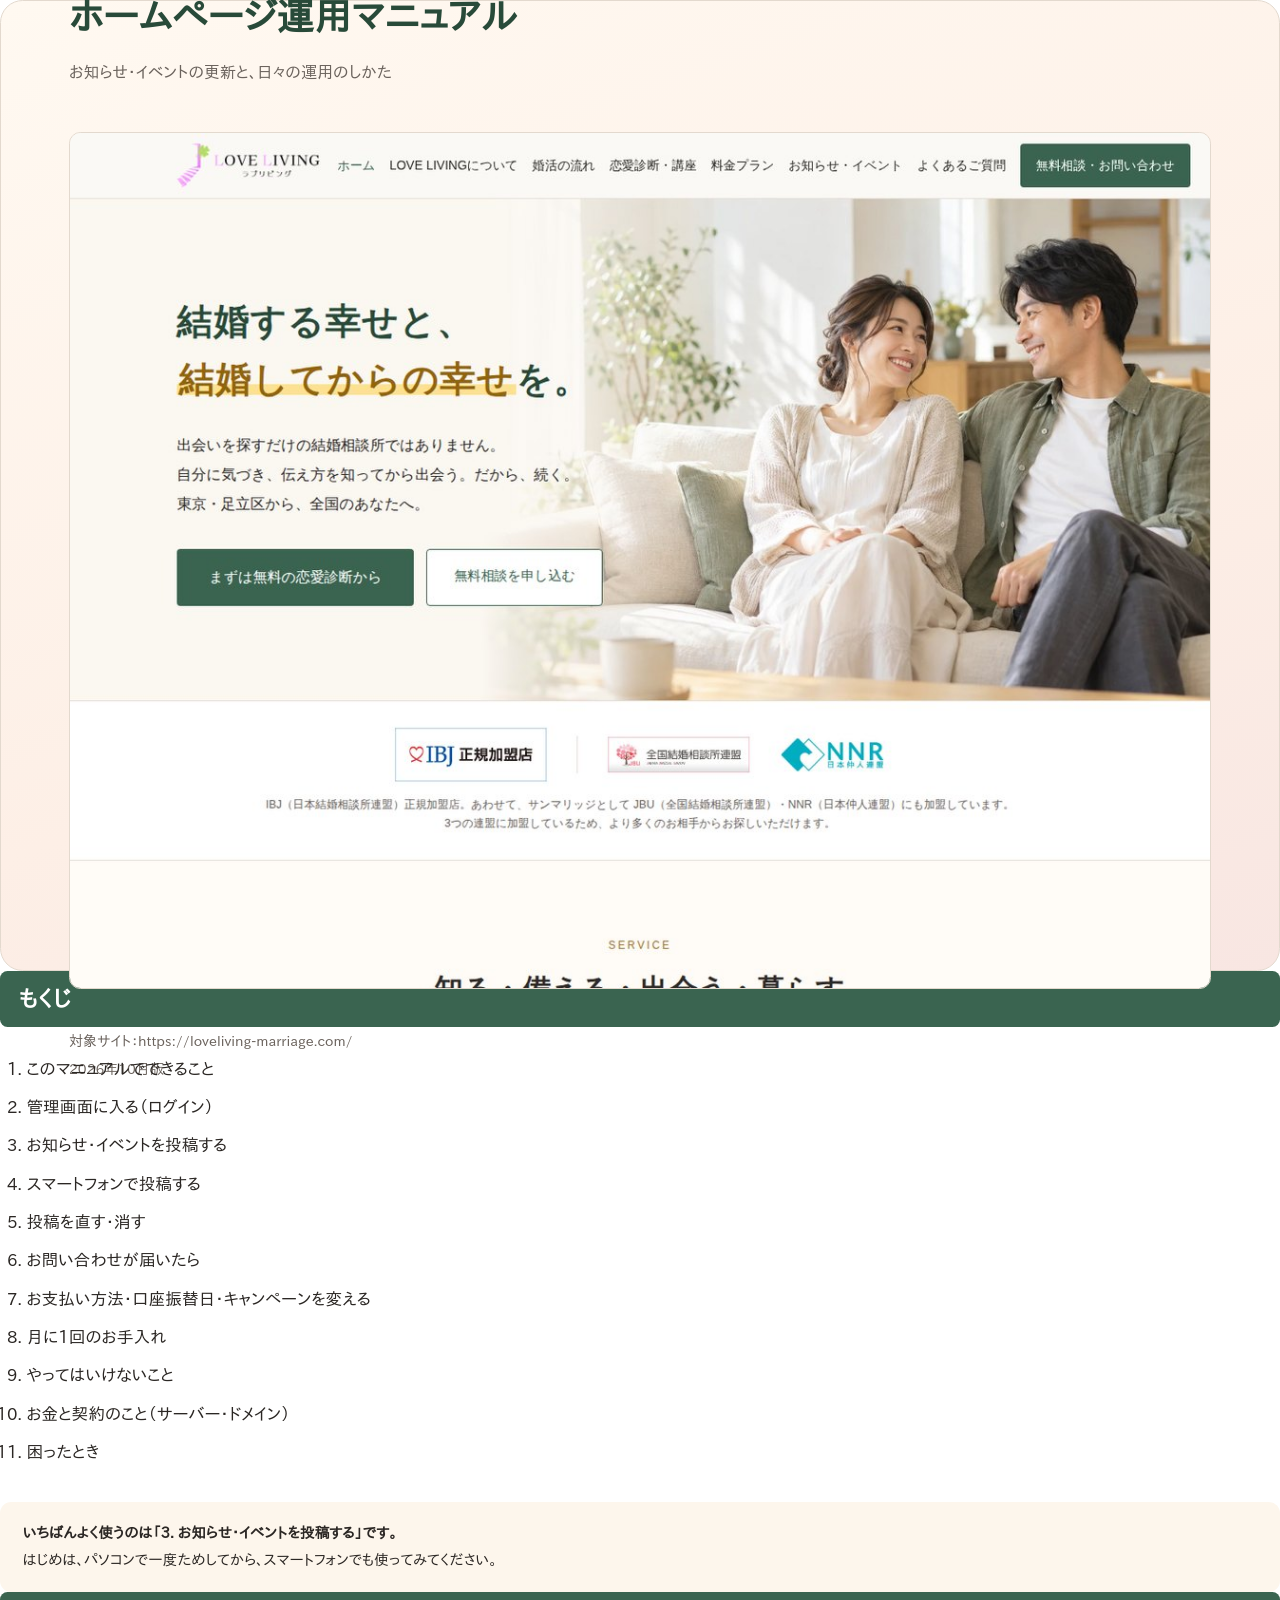
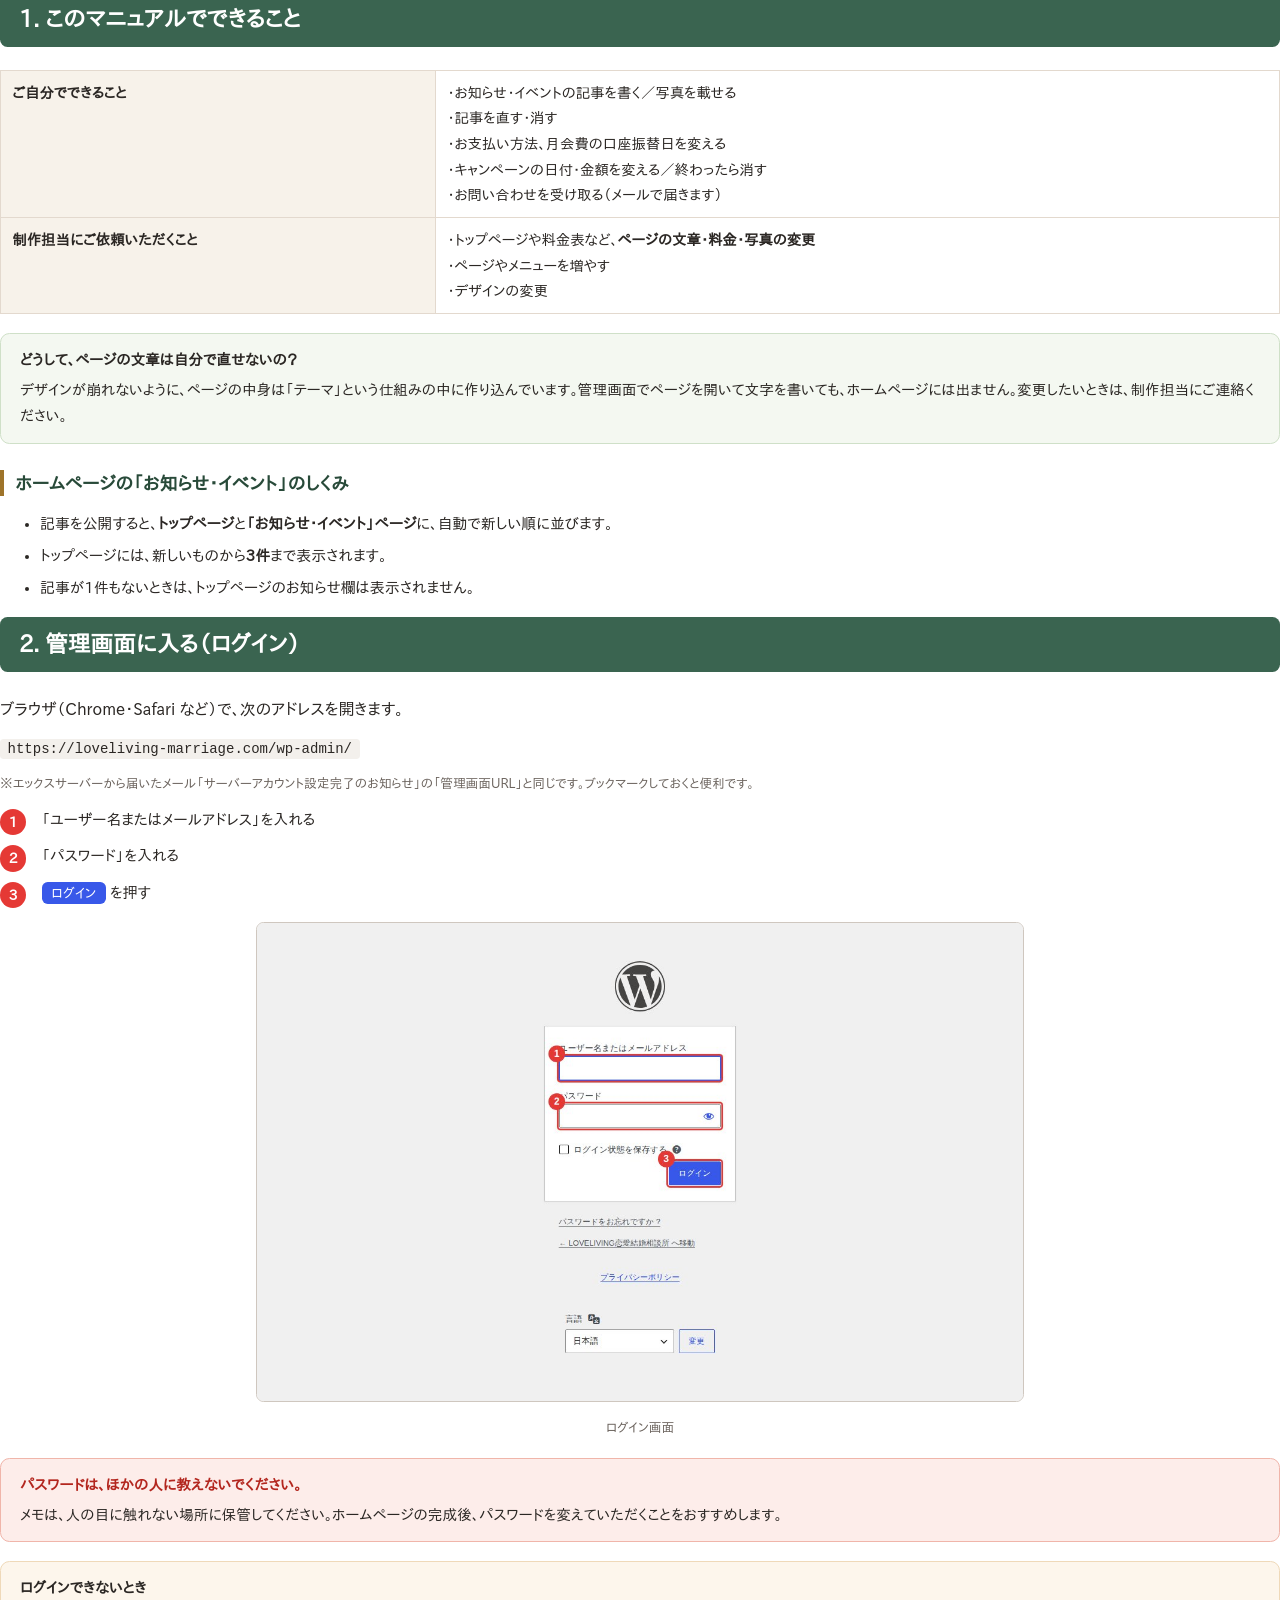
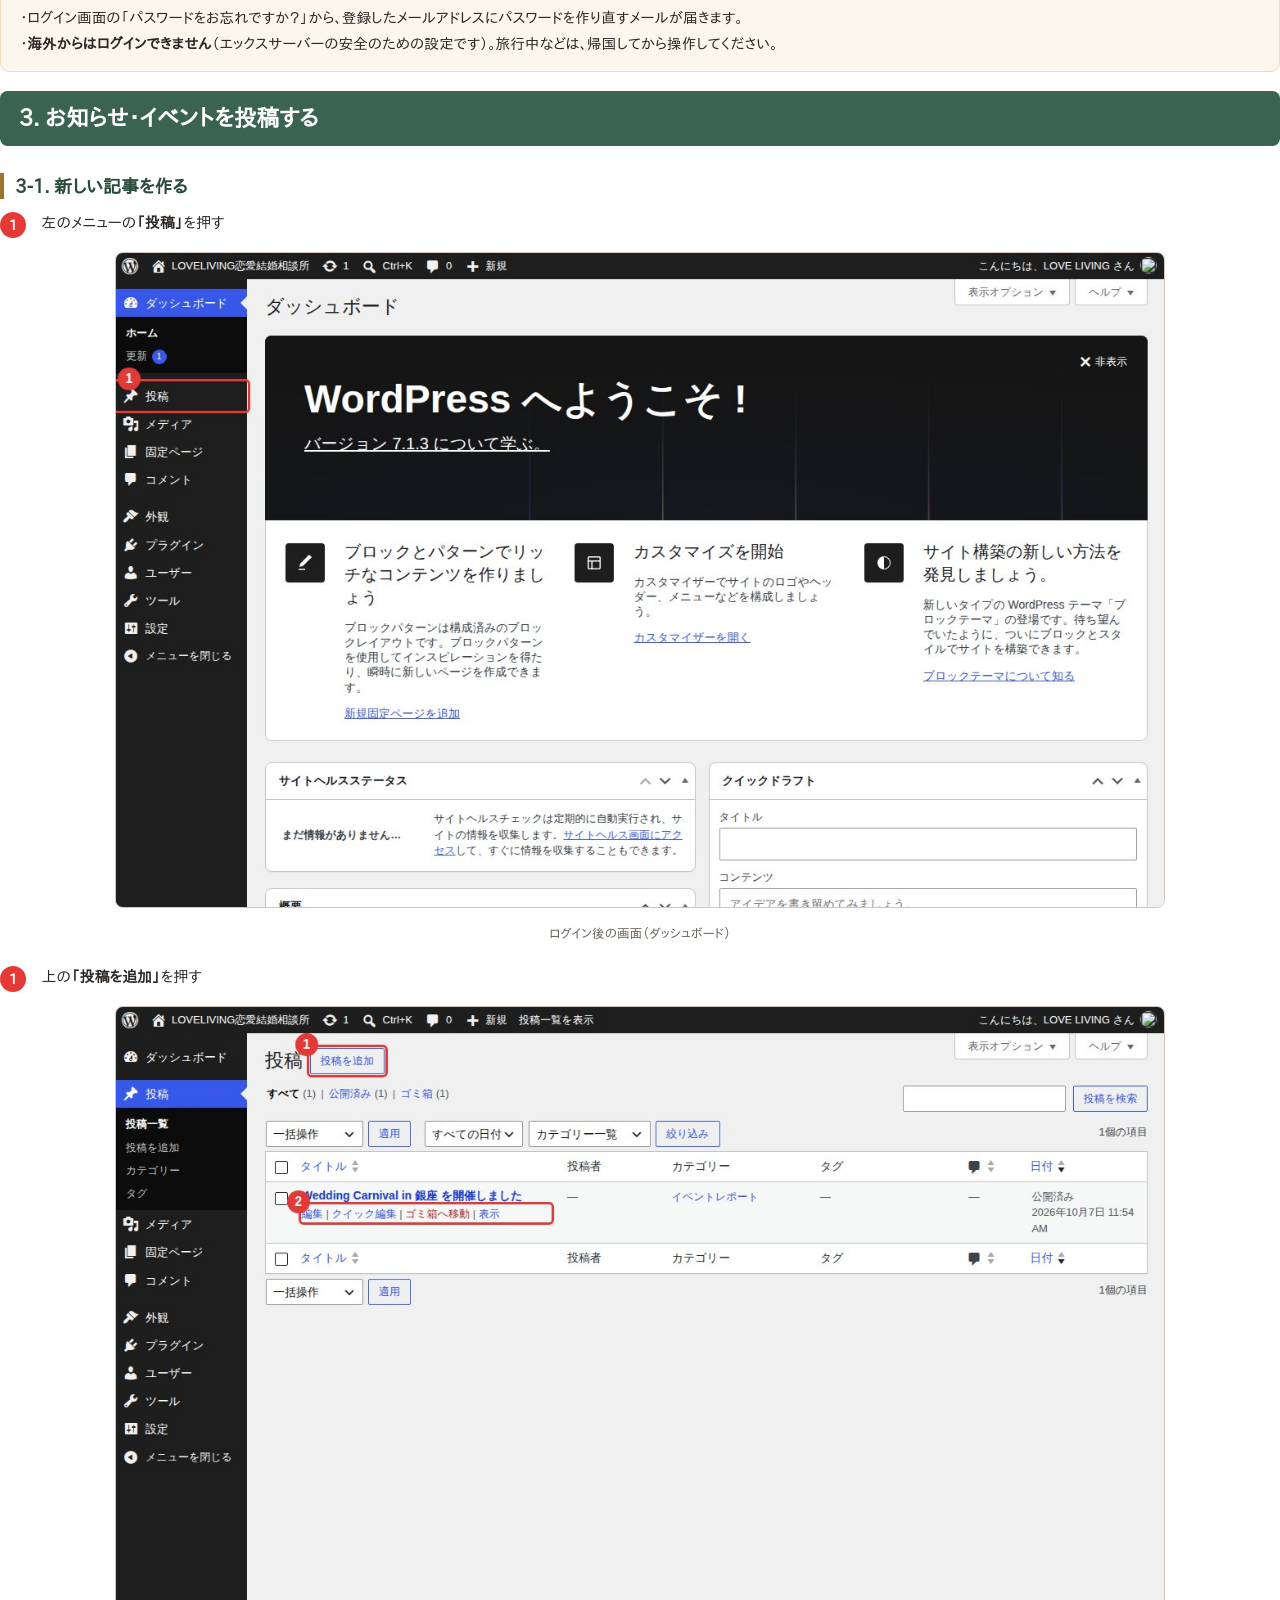
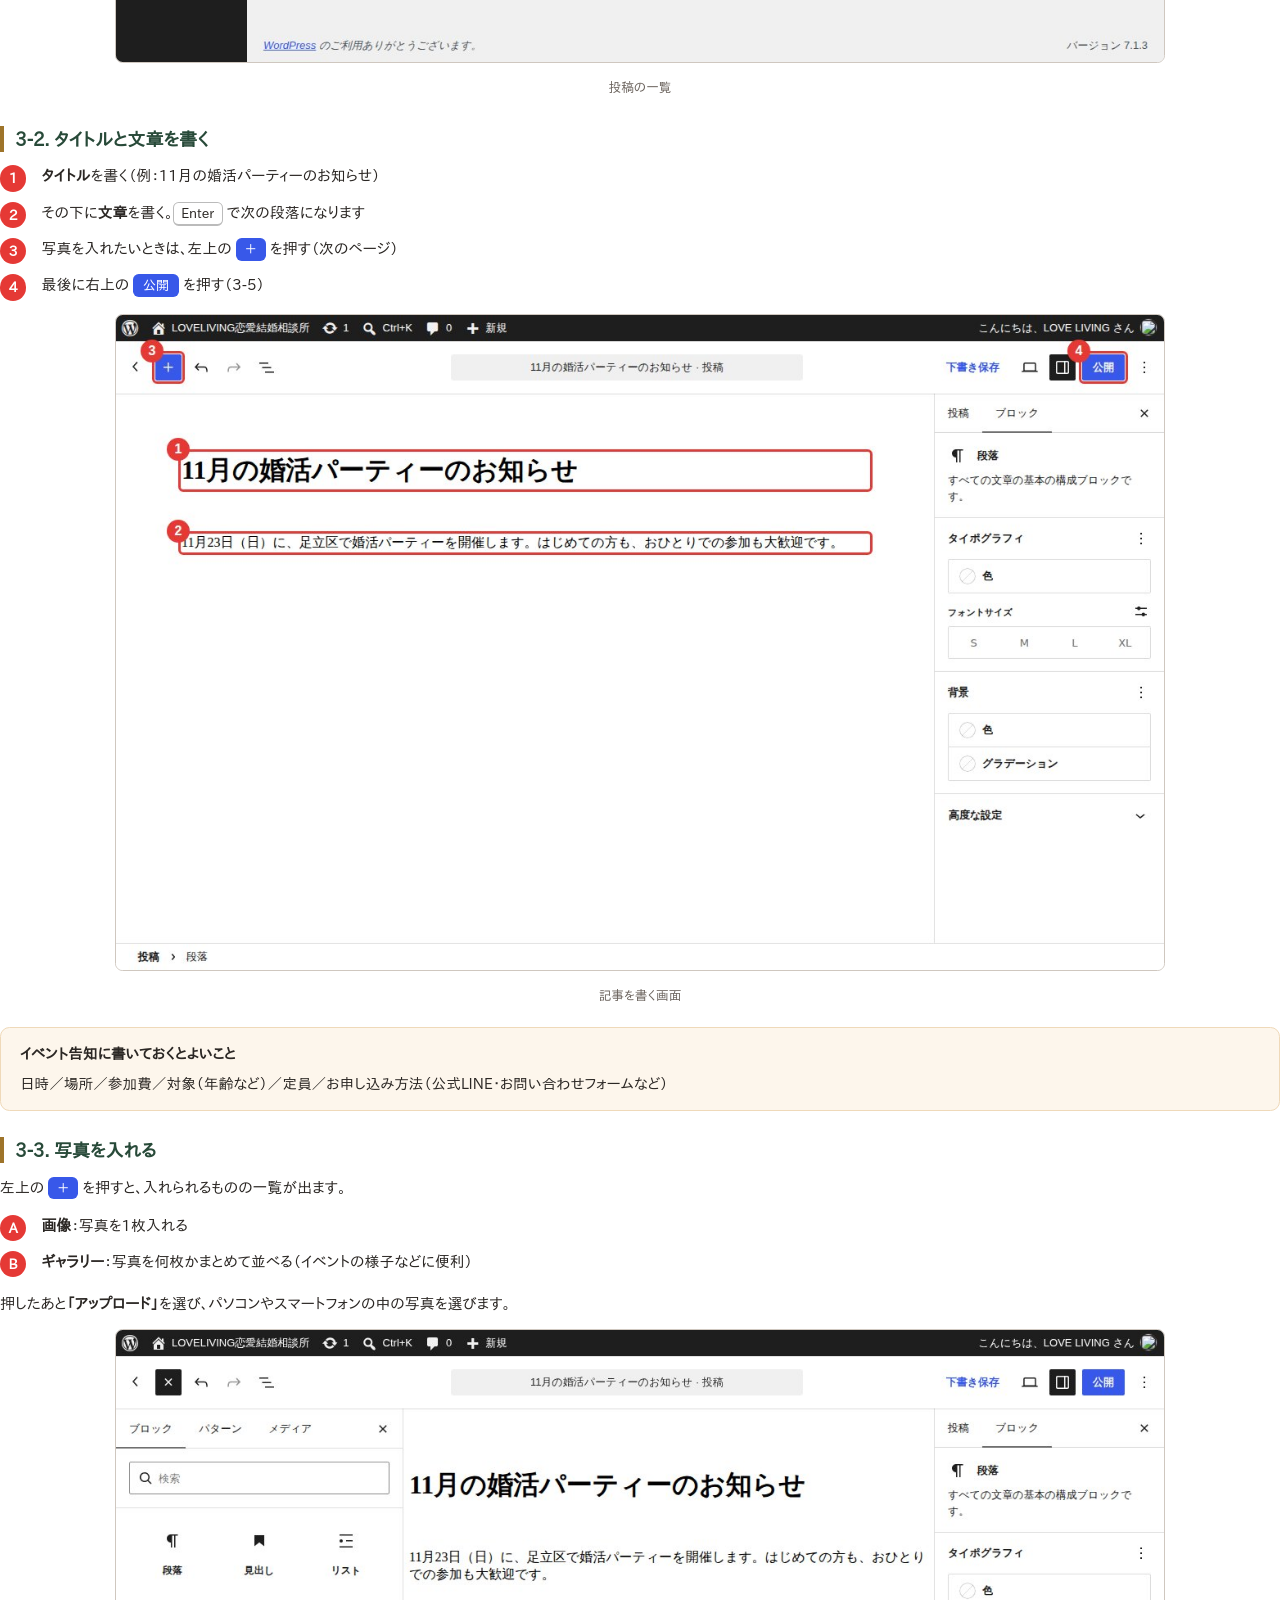
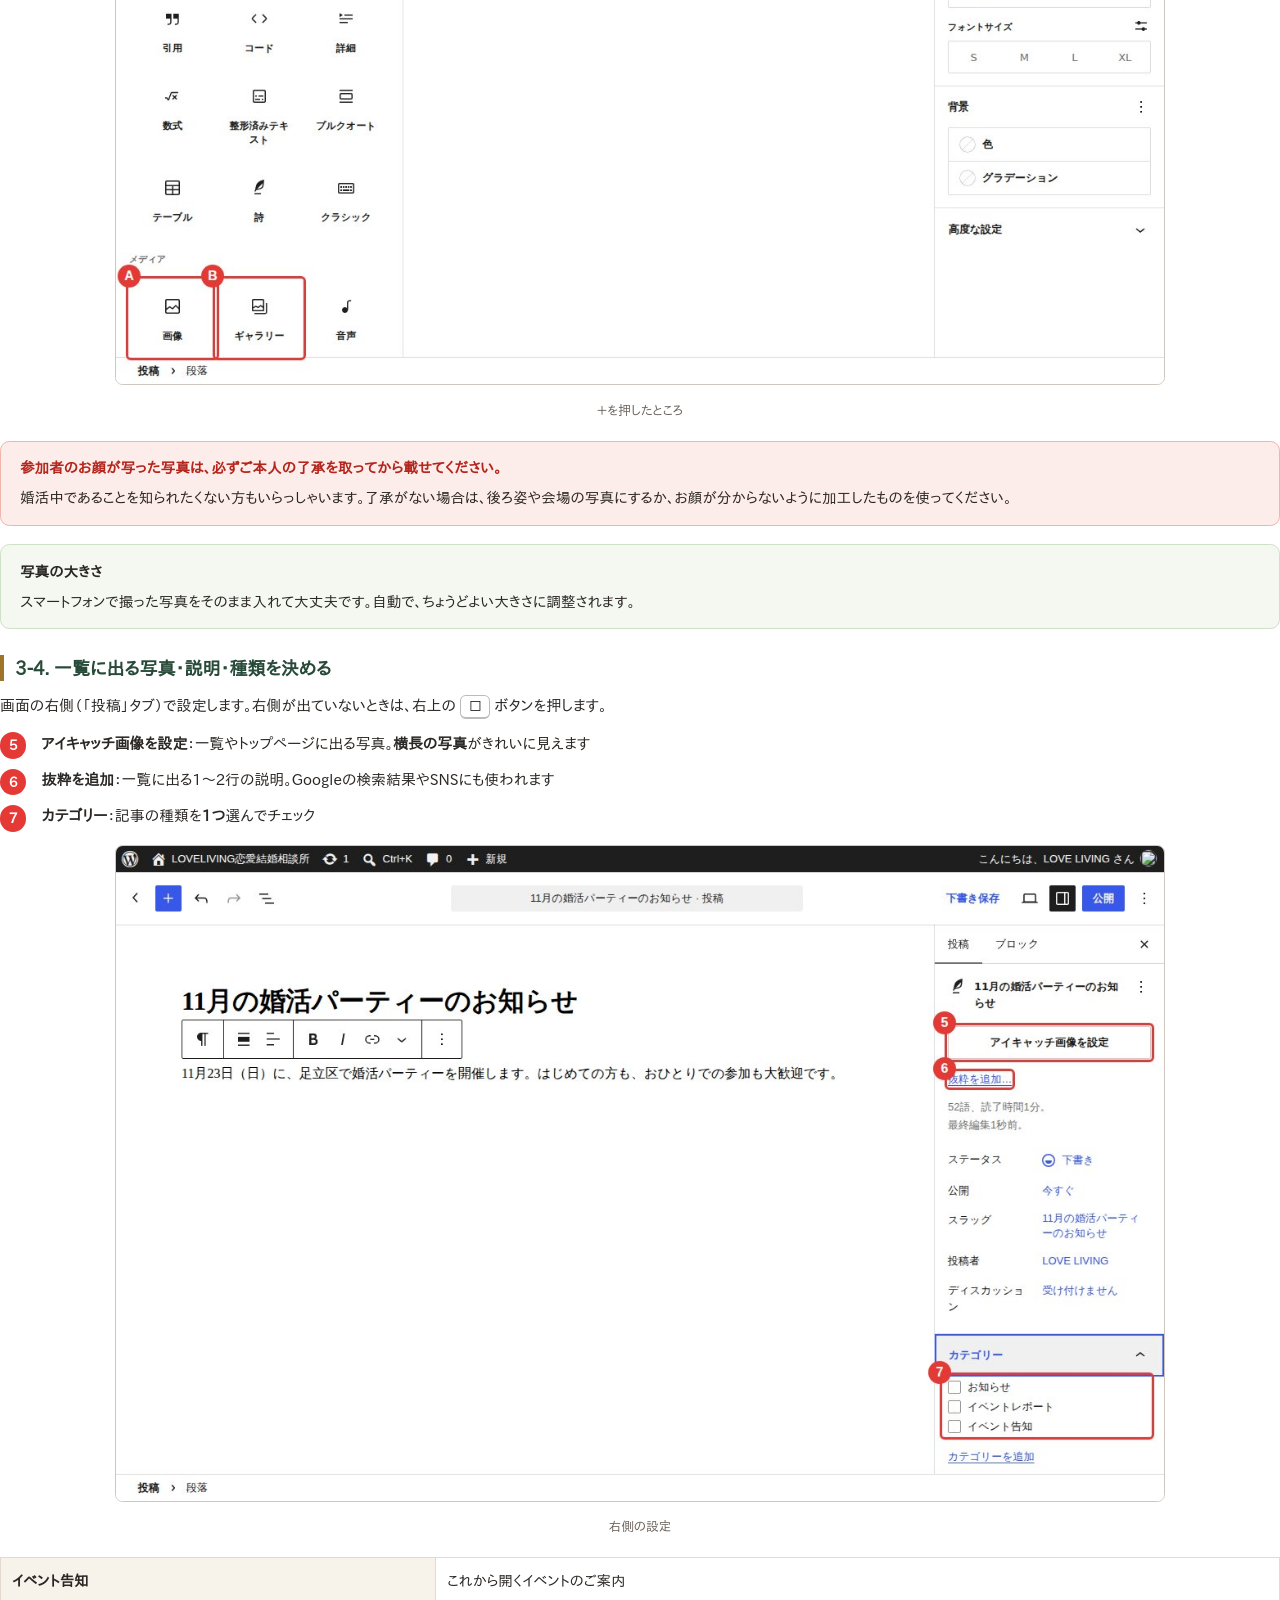
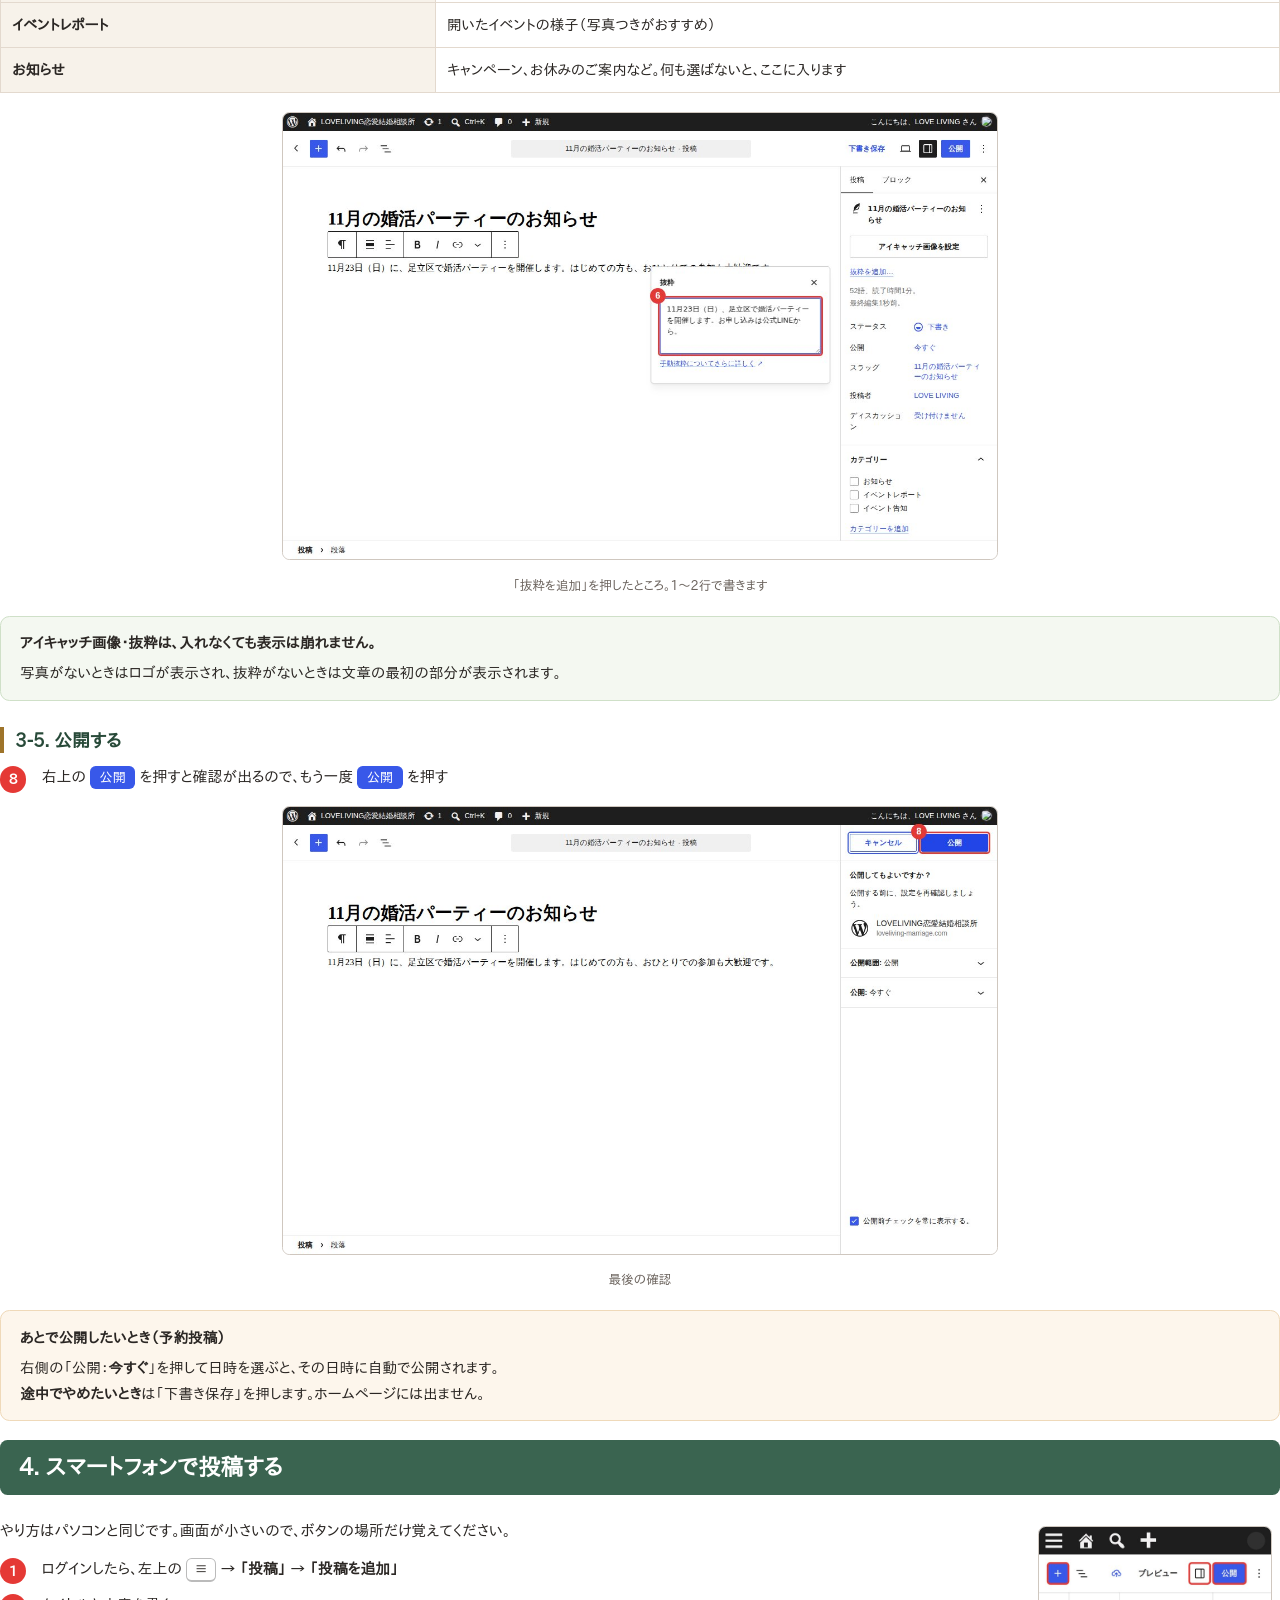
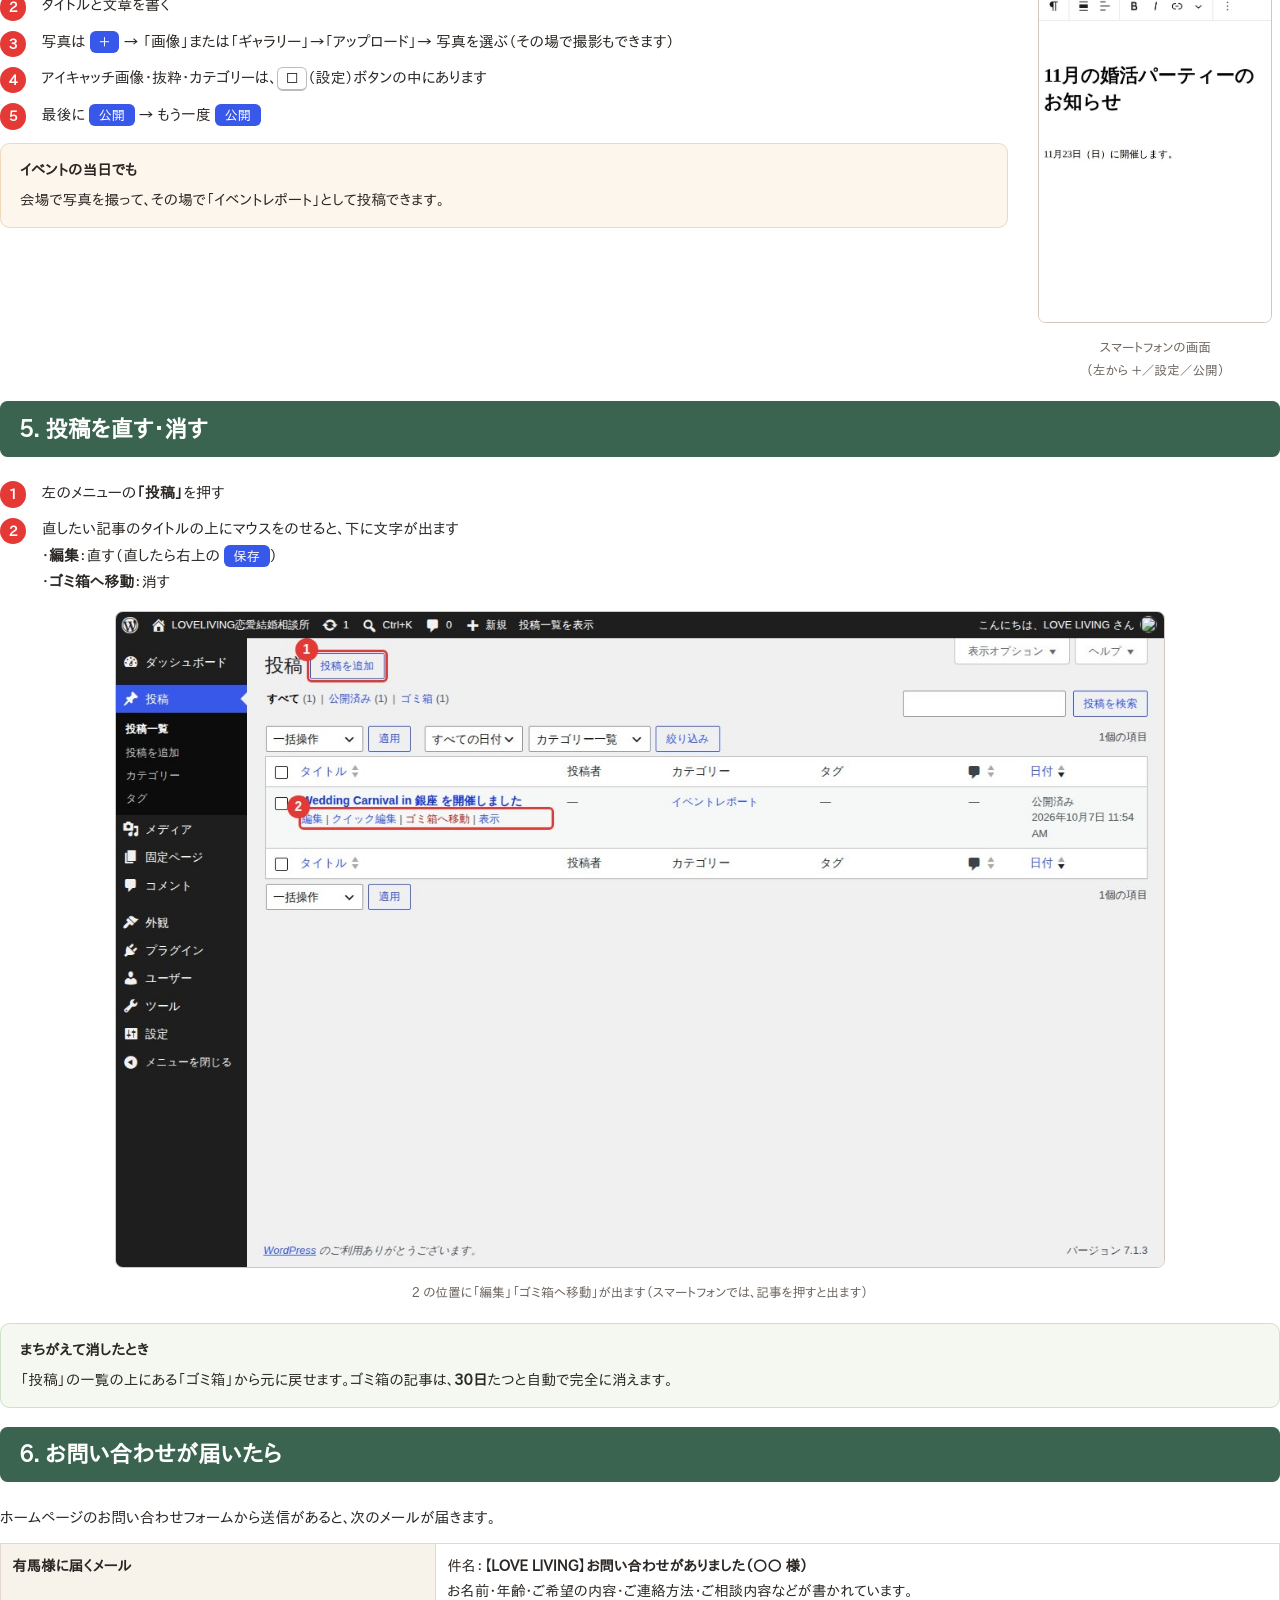
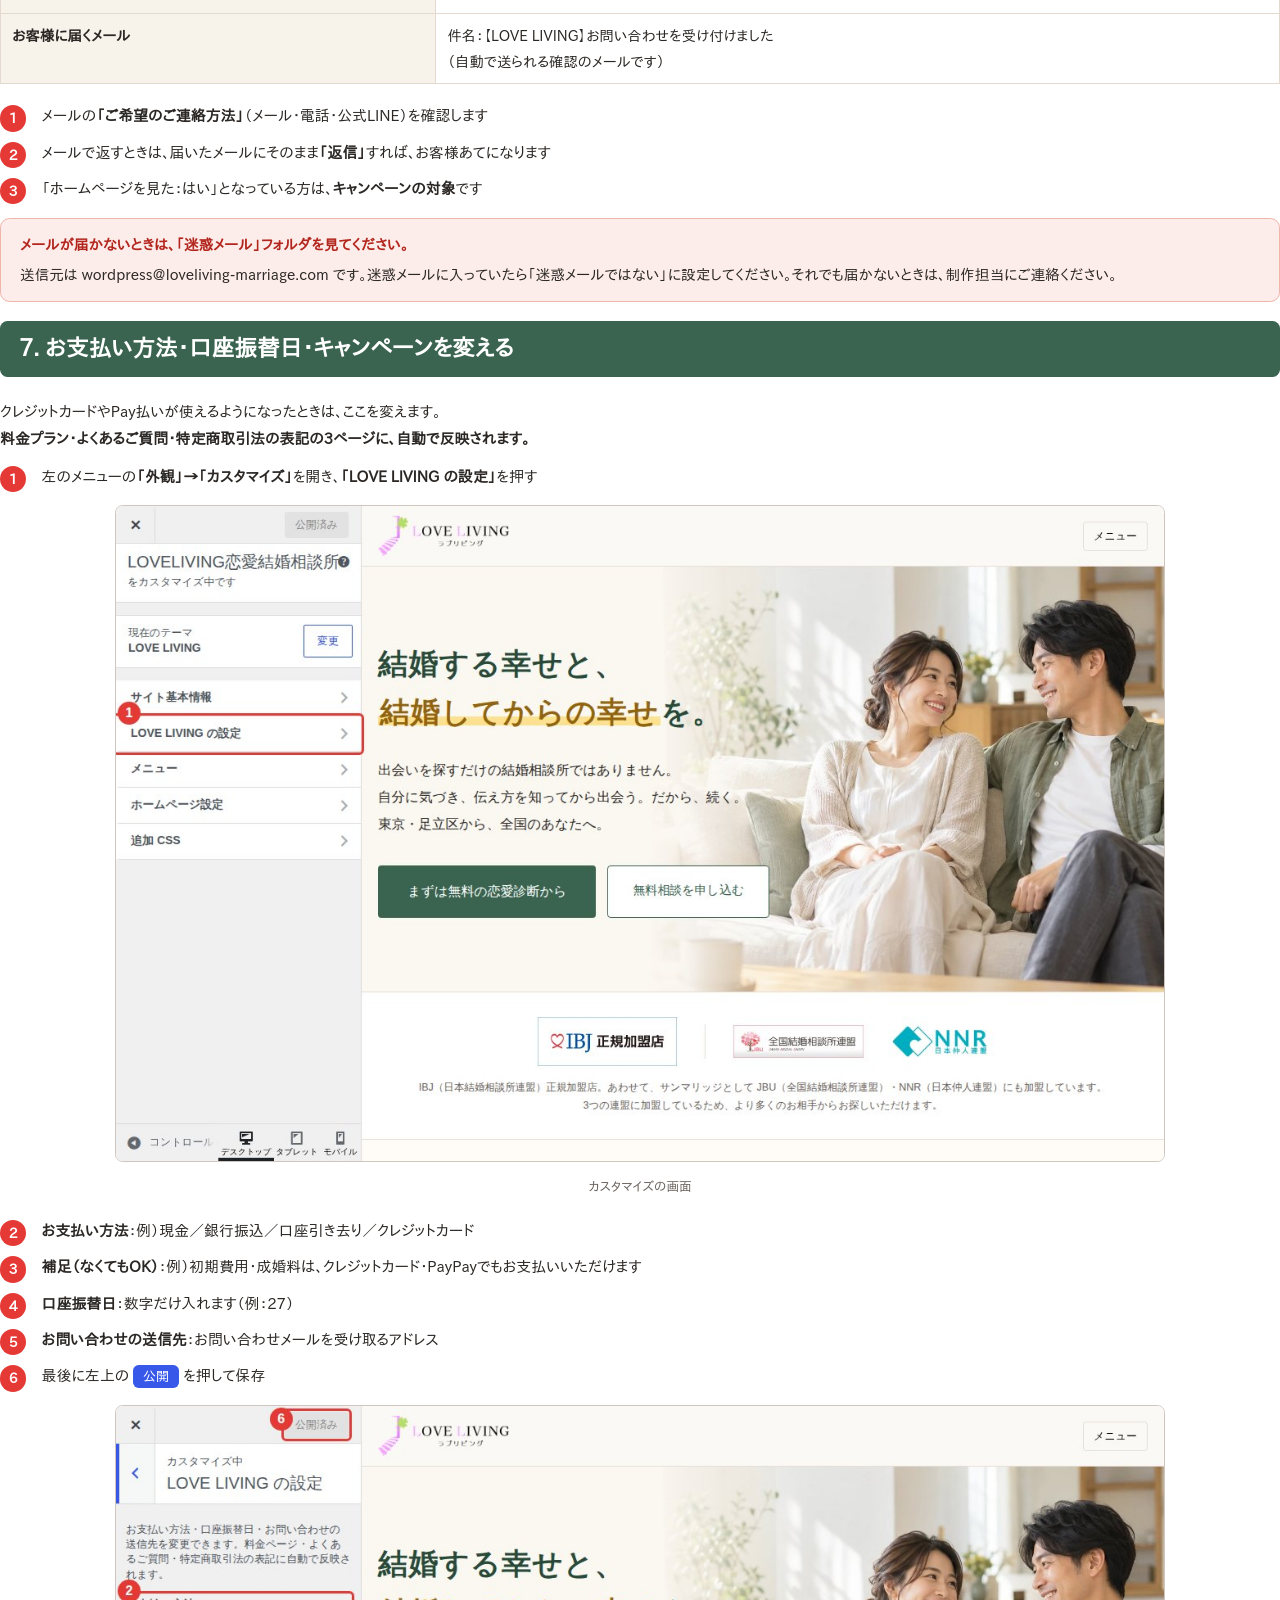
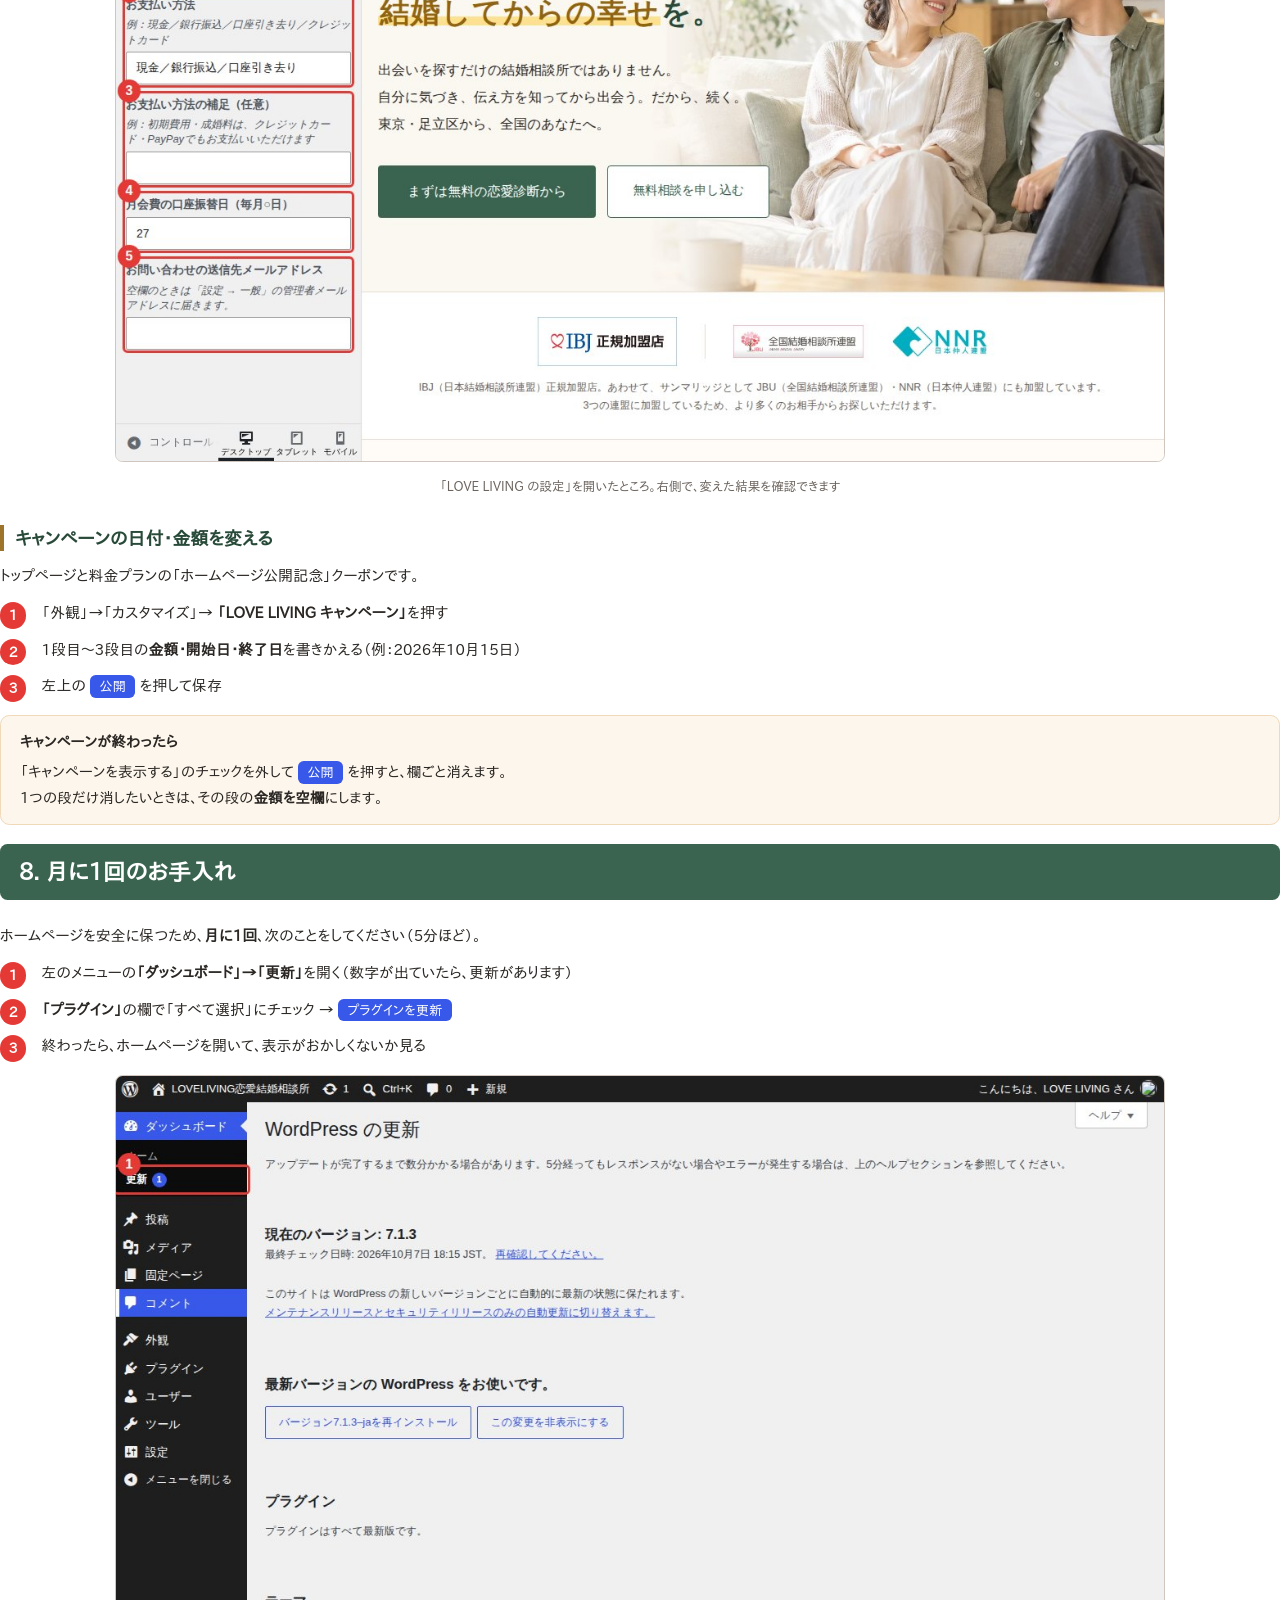
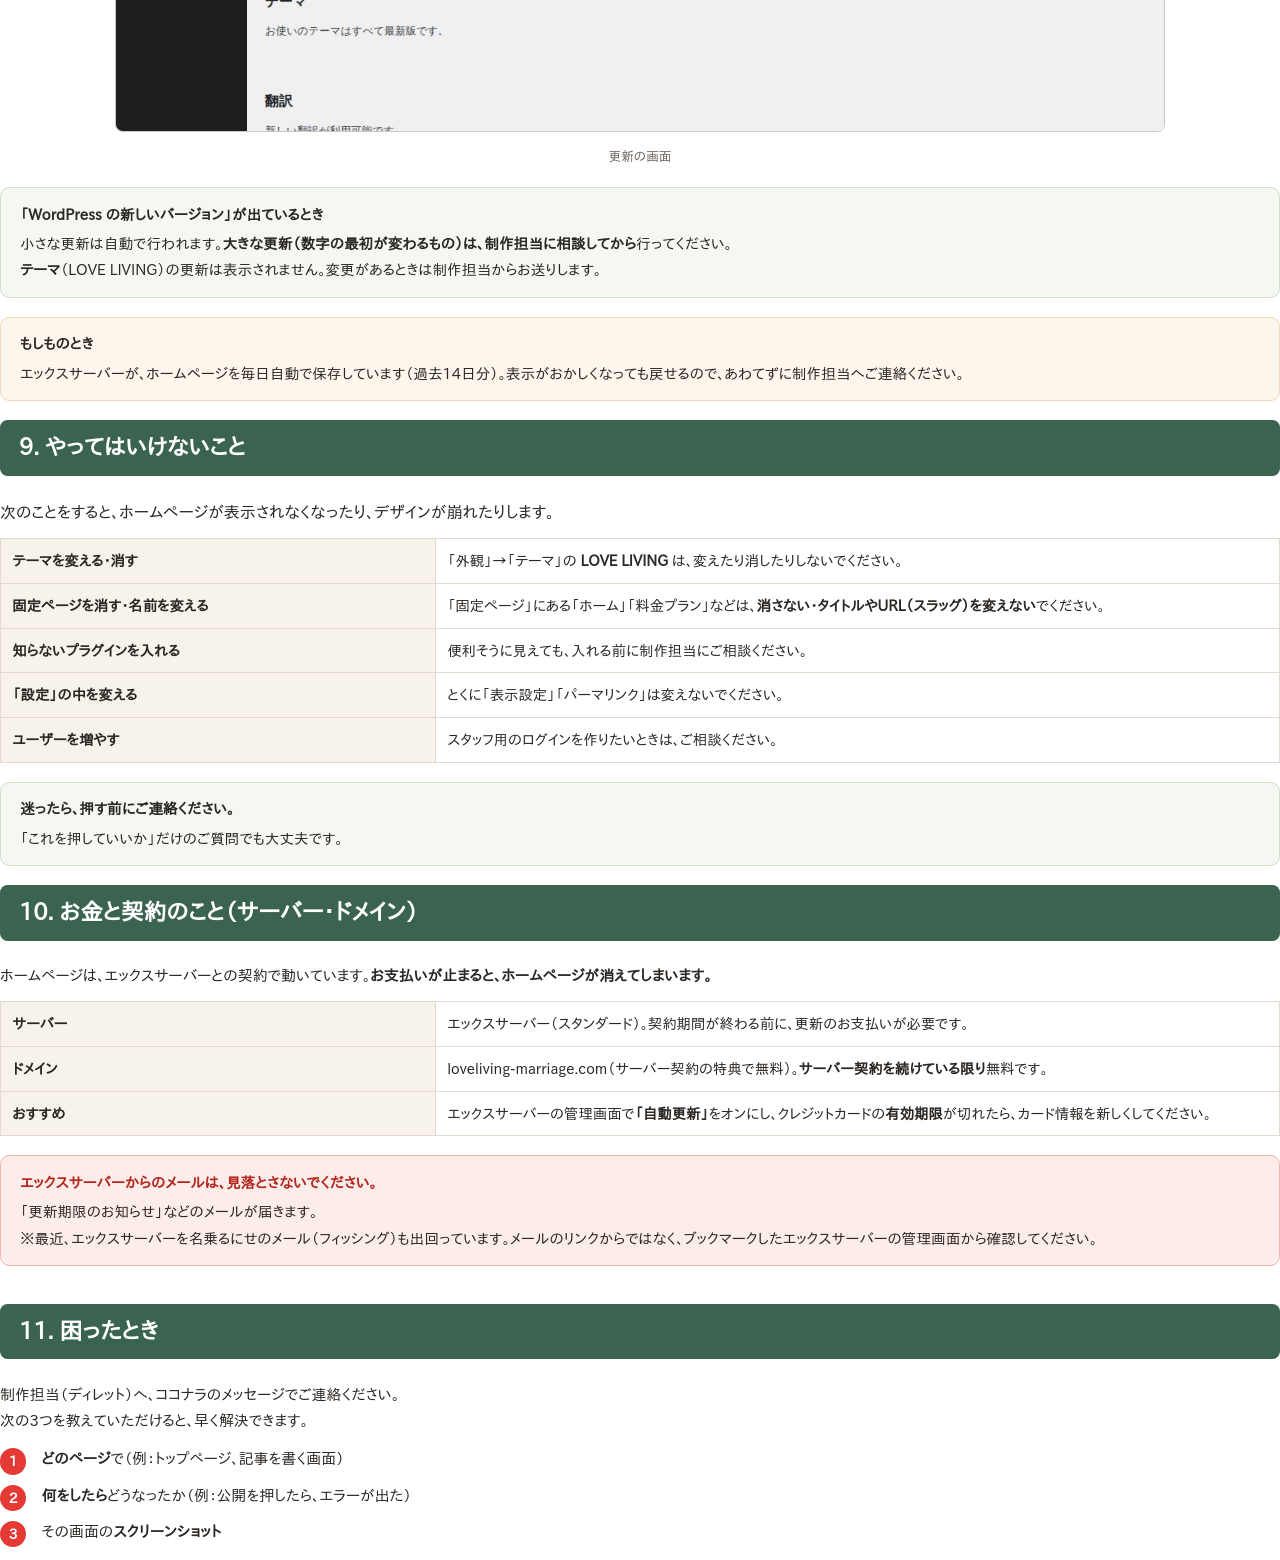
<file: docs/manual/manual.html>
<!doctype html>
<html lang="ja">
<head>
<meta charset="utf-8">
<title>LOVE LIVING ホームページ運用マニュアル</title>
<style>
@page{size:A4;margin:16mm 15mm 18mm}
:root{--main:#3A6450;--main-d:#284A39;--gold:#9E742A;--line:#E3D9CE;--tint:#F4F8F1;--cream:#FDF6EC;--red:#E53935;--text:#2B2724;--muted:#6B635D}
*{box-sizing:border-box}
html{-webkit-print-color-adjust:exact;print-color-adjust:exact}
body{font-family:"IPAPGothic","IPAGothic",sans-serif;color:var(--text);font-size:11.2pt;line-height:1.78;margin:0}
h1,h2,h3{line-height:1.45;margin:0}
.cover{height:257mm;display:flex;flex-direction:column;justify-content:center;page-break-after:always;border:1px solid var(--line);border-radius:6mm;padding:0 18mm;background:linear-gradient(160deg,#FFF9F1 0%,#FDEFE6 60%,#F8E6E2 100%)}
.cover .en{letter-spacing:.3em;color:var(--gold);font-size:10pt}
.cover h1{font-size:28pt;color:var(--main-d);margin:6mm 0 4mm}
.cover p{font-size:12pt;color:var(--muted);margin:0}
.cover img{width:100%;border-radius:3mm;margin:12mm 0 10mm;border:1px solid var(--line)}
.cover .meta{font-size:10.5pt;color:var(--muted);line-height:2}
.toc{page-break-after:always}
.toc h2,.sec>h2{font-size:17pt;color:#fff;background:var(--main);padding:3mm 5mm;border-radius:2mm;margin:0 0 6mm}
.toc ol{font-size:12.5pt;line-height:2.3;padding-left:7mm}
.toc .hint{background:var(--cream);border-radius:3mm;padding:5mm 6mm;font-size:11pt;margin-top:8mm}
.sec{page-break-before:always}
.sec.cont{page-break-before:auto;margin-top:10mm}
h3{font-size:13.5pt;color:var(--main-d);border-left:4px solid var(--gold);padding-left:3mm;margin:7mm 0 3mm}
p{margin:0 0 3mm}
.lead{font-size:12pt}
.steps{counter-reset:s;list-style:none;padding:0;margin:0 0 4mm}
.steps>li{counter-increment:s;position:relative;padding-left:11mm;margin-bottom:2.6mm}
.steps>li::before{content:counter(s);position:absolute;left:0;top:.5mm;width:7mm;height:7mm;border-radius:50%;background:var(--red);color:#fff;font-weight:700;font-size:10.5pt;line-height:7mm;text-align:center}
.steps.abc>li::before{content:attr(data-n)}
.shot{margin:2mm 0 5mm;text-align:center;page-break-inside:avoid}
.shot img{width:82%;border:1px solid #cfc7bf;border-radius:2mm}
.shot.phone img{width:62mm}
.shot.s60 img{width:60%}
.shot.s68 img{width:56%}
.shot figcaption{font-size:9.5pt;color:var(--muted);margin-top:1.5mm}
.note,.warn,.tip{border-radius:2.5mm;padding:3.5mm 5mm;margin:3mm 0 5mm;font-size:11pt;page-break-inside:avoid}
.note{background:var(--tint);border:1px solid #CFE0C8}
.tip{background:var(--cream);border:1px solid #EFD9B9}
.warn{background:#FDEDEA;border:1px solid #F0B5AA}
.note>b:first-child,.tip>b:first-child,.warn>b:first-child{display:block;margin-bottom:1mm}
.warn>b:first-child{color:#B3261E}
table{width:100%;border-collapse:collapse;margin:2mm 0 5mm;font-size:10.8pt;page-break-inside:avoid}
th,td{border:1px solid var(--line);padding:2.4mm 3mm;text-align:left;vertical-align:top}
th{background:#F7F2EA;width:34%;font-weight:700}
.k{display:inline-block;background:#fff;border:1px solid #bbb;border-bottom-width:2px;border-radius:1.5mm;padding:0 2mm;font-size:10pt;line-height:1.6}
.btn{display:inline-block;background:#3858E9;color:#fff;border-radius:1.5mm;padding:0 2.5mm;font-size:10pt;line-height:1.7}
.url{font-family:monospace;background:#F3F0EC;padding:.5mm 2mm;border-radius:1mm;font-size:10.5pt}
.cols{display:flex;gap:6mm;align-items:flex-start}
.cols>div{flex:1}
.check li{margin-bottom:1.5mm}
.small{font-size:9.5pt;color:var(--muted)}
</style>
</head>
<body>

<section class="cover">
<div class="en">OPERATION MANUAL</div>
<h1>LOVE LIVING<br>ホームページ運用マニュアル</h1>
<p>お知らせ・イベントの更新と、日々の運用のしかた</p>
<img src="img/00_site.jpg" alt="">
<div class="meta">対象サイト：https://loveliving-marriage.com/<br>2026年10月版</div>
</section>

<section class="toc">
<h2>もくじ</h2>
<ol>
<li>このマニュアルでできること</li>
<li>管理画面に入る（ログイン）</li>
<li>お知らせ・イベントを投稿する</li>
<li>スマートフォンで投稿する</li>
<li>投稿を直す・消す</li>
<li>お問い合わせが届いたら</li>
<li>お支払い方法・口座振替日・キャンペーンを変える</li>
<li>月に1回のお手入れ</li>
<li>やってはいけないこと</li>
<li>お金と契約のこと（サーバー・ドメイン）</li>
<li>困ったとき</li>
</ol>
<div class="hint"><b>いちばんよく使うのは「3. お知らせ・イベントを投稿する」です。</b><br>
はじめは、パソコンで一度ためしてから、スマートフォンでも使ってみてください。</div>
</section>

<!-- 1 -->
<section class="sec">
<h2>1. このマニュアルでできること</h2>
<table>
<tr><th>ご自分でできること</th><td>
・お知らせ・イベントの記事を書く／写真を載せる<br>
・記事を直す・消す<br>
・お支払い方法、月会費の口座振替日を変える<br>
・キャンペーンの日付・金額を変える／終わったら消す<br>
・お問い合わせを受け取る（メールで届きます）</td></tr>
<tr><th>制作担当にご依頼いただくこと</th><td>
・トップページや料金表など、<b>ページの文章・料金・写真の変更</b><br>
・ページやメニューを増やす<br>
・デザインの変更</td></tr>
</table>
<div class="note"><b>どうして、ページの文章は自分で直せないの？</b>
デザインが崩れないように、ページの中身は「テーマ」という仕組みの中に作り込んでいます。管理画面でページを開いて文字を書いても、ホームページには出ません。変更したいときは、制作担当にご連絡ください。</div>

<h3>ホームページの「お知らせ・イベント」のしくみ</h3>
<ul class="check">
<li>記事を公開すると、<b>トップページ</b>と<b>「お知らせ・イベント」ページ</b>に、自動で新しい順に並びます。</li>
<li>トップページには、新しいものから<b>3件</b>まで表示されます。</li>
<li>記事が1件もないときは、トップページのお知らせ欄は表示されません。</li>
</ul>
</section>

<!-- 2 -->
<section class="sec">
<h2>2. 管理画面に入る（ログイン）</h2>
<p class="lead">ブラウザ（Chrome・Safari など）で、次のアドレスを開きます。</p>
<p><span class="url">https://loveliving-marriage.com/wp-admin/</span></p>
<p class="small">※エックスサーバーから届いたメール「サーバーアカウント設定完了のお知らせ」の「管理画面URL」と同じです。ブックマークしておくと便利です。</p>
<ol class="steps">
<li>「ユーザー名またはメールアドレス」を入れる</li>
<li>「パスワード」を入れる</li>
<li><span class="btn">ログイン</span> を押す</li>
</ol>
<figure class="shot s60"><img src="img/01_login.jpg" alt=""><figcaption>ログイン画面</figcaption></figure>
<div class="warn"><b>パスワードは、ほかの人に教えないでください。</b>
メモは、人の目に触れない場所に保管してください。ホームページの完成後、パスワードを変えていただくことをおすすめします。</div>
<div class="tip"><b>ログインできないとき</b>
・ログイン画面の「パスワードをお忘れですか？」から、登録したメールアドレスにパスワードを作り直すメールが届きます。<br>
・<b>海外からはログインできません</b>（エックスサーバーの安全のための設定です）。旅行中などは、帰国してから操作してください。</div>
</section>

<!-- 3 -->
<section class="sec">
<h2>3. お知らせ・イベントを投稿する</h2>
<h3>3-1. 新しい記事を作る</h3>
<ol class="steps">
<li>左のメニューの<b>「投稿」</b>を押す</li>
</ol>
<figure class="shot"><img src="img/02_dash.jpg" alt=""><figcaption>ログイン後の画面（ダッシュボード）</figcaption></figure>
<ol class="steps abc"><li data-n="1">上の<b>「投稿を追加」</b>を押す</li></ol>
<figure class="shot"><img src="img/03_posts.jpg" alt=""><figcaption>投稿の一覧</figcaption></figure>
</section>

<section class="sec">
<h3>3-2. タイトルと文章を書く</h3>
<ol class="steps">
<li><b>タイトル</b>を書く（例：11月の婚活パーティーのお知らせ）</li>
<li>その下に<b>文章</b>を書く。<span class="k">Enter</span> で次の段落になります</li>
<li>写真を入れたいときは、左上の <span class="btn">＋</span> を押す（次のページ）</li>
<li>最後に右上の <span class="btn">公開</span> を押す（3-5）</li>
</ol>
<figure class="shot"><img src="img/04_editor.jpg" alt=""><figcaption>記事を書く画面</figcaption></figure>
<div class="tip"><b>イベント告知に書いておくとよいこと</b>
日時／場所／参加費／対象（年齢など）／定員／お申し込み方法（公式LINE・お問い合わせフォームなど）</div>
</section>

<section class="sec">
<h3>3-3. 写真を入れる</h3>
<p>左上の <span class="btn">＋</span> を押すと、入れられるものの一覧が出ます。</p>
<ol class="steps abc">
<li data-n="A"><b>画像</b>：写真を1枚入れる</li>
<li data-n="B"><b>ギャラリー</b>：写真を何枚かまとめて並べる（イベントの様子などに便利）</li>
</ol>
<p>押したあと<b>「アップロード」</b>を選び、パソコンやスマートフォンの中の写真を選びます。</p>
<figure class="shot"><img src="img/05_inserter.jpg" alt=""><figcaption>＋を押したところ</figcaption></figure>
<div class="warn"><b>参加者のお顔が写った写真は、必ずご本人の了承を取ってから載せてください。</b>
婚活中であることを知られたくない方もいらっしゃいます。了承がない場合は、後ろ姿や会場の写真にするか、お顔が分からないように加工したものを使ってください。</div>
<div class="note"><b>写真の大きさ</b>
スマートフォンで撮った写真をそのまま入れて大丈夫です。自動で、ちょうどよい大きさに調整されます。</div>
</section>

<section class="sec">
<h3>3-4. 一覧に出る写真・説明・種類を決める</h3>
<p>画面の右側（「投稿」タブ）で設定します。右側が出ていないときは、右上の <span class="k">□</span> ボタンを押します。</p>
<ol class="steps abc">
<li data-n="5"><b>アイキャッチ画像を設定</b>：一覧やトップページに出る写真。<b>横長の写真</b>がきれいに見えます</li>
<li data-n="6"><b>抜粋を追加</b>：一覧に出る1〜2行の説明。Googleの検索結果やSNSにも使われます</li>
<li data-n="7"><b>カテゴリー</b>：記事の種類を<b>1つ</b>選んでチェック</li>
</ol>
<figure class="shot"><img src="img/06_sidebar.jpg" alt=""><figcaption>右側の設定</figcaption></figure>
<table>
<tr><th>イベント告知</th><td>これから開くイベントのご案内</td></tr>
<tr><th>イベントレポート</th><td>開いたイベントの様子（写真つきがおすすめ）</td></tr>
<tr><th>お知らせ</th><td>キャンペーン、お休みのご案内など。何も選ばないと、ここに入ります</td></tr>
</table>
</section>

<section class="sec">
<figure class="shot s68"><img src="img/07_excerpt.jpg" alt=""><figcaption>「抜粋を追加」を押したところ。1〜2行で書きます</figcaption></figure>
<div class="note"><b>アイキャッチ画像・抜粋は、入れなくても表示は崩れません。</b>
写真がないときはロゴが表示され、抜粋がないときは文章の最初の部分が表示されます。</div>

<h3>3-5. 公開する</h3>
<ol class="steps abc">
<li data-n="8">右上の <span class="btn">公開</span> を押すと確認が出るので、もう一度 <span class="btn">公開</span> を押す</li>
</ol>
<figure class="shot s68"><img src="img/08_publish.jpg" alt=""><figcaption>最後の確認</figcaption></figure>
<div class="tip"><b>あとで公開したいとき（予約投稿）</b>
右側の「公開：<b>今すぐ</b>」を押して日時を選ぶと、その日時に自動で公開されます。<br>
<b>途中でやめたいとき</b>は「下書き保存」を押します。ホームページには出ません。</div>
</section>

<!-- 4 -->
<section class="sec">
<h2>4. スマートフォンで投稿する</h2>
<div class="cols">
<div>
<p>やり方はパソコンと同じです。画面が小さいので、ボタンの場所だけ覚えてください。</p>
<ol class="steps">
<li>ログインしたら、左上の <span class="k">≡</span> → <b>「投稿」</b> → <b>「投稿を追加」</b></li>
<li>タイトルと文章を書く</li>
<li>写真は <span class="btn">＋</span> → 「画像」または「ギャラリー」→「アップロード」→ 写真を選ぶ（その場で撮影もできます）</li>
<li>アイキャッチ画像・抜粋・カテゴリーは、<span class="k">□</span>（設定）ボタンの中にあります</li>
<li>最後に <span class="btn">公開</span> → もう一度 <span class="btn">公開</span></li>
</ol>
<div class="tip"><b>イベントの当日でも</b>
会場で写真を撮って、その場で「イベントレポート」として投稿できます。</div>
</div>
<div style="flex:0 0 66mm"><figure class="shot phone"><img src="img/11_phone.jpg" alt=""><figcaption>スマートフォンの画面<br>（左から ＋／設定／公開）</figcaption></figure></div>
</div>
</section>

<!-- 5 -->
<section class="sec">
<h2>5. 投稿を直す・消す</h2>
<ol class="steps">
<li>左のメニューの<b>「投稿」</b>を押す</li>
<li>直したい記事のタイトルの上にマウスをのせると、下に文字が出ます
  <br>・<b>編集</b>：直す（直したら右上の <span class="btn">保存</span>）
  <br>・<b>ゴミ箱へ移動</b>：消す</li>
</ol>
<figure class="shot"><img src="img/03_posts.jpg" alt=""><figcaption>2 の位置に「編集」「ゴミ箱へ移動」が出ます（スマートフォンでは、記事を押すと出ます）</figcaption></figure>
<div class="note"><b>まちがえて消したとき</b>
「投稿」の一覧の上にある「ゴミ箱」から元に戻せます。ゴミ箱の記事は、<b>30日</b>たつと自動で完全に消えます。</div>
</section>

<!-- 6 -->
<section class="sec">
<h2>6. お問い合わせが届いたら</h2>
<p>ホームページのお問い合わせフォームから送信があると、次のメールが届きます。</p>
<table>
<tr><th>有馬様に届くメール</th><td>件名：<b>【LOVE LIVING】お問い合わせがありました（○○ 様）</b><br>お名前・年齢・ご希望の内容・ご連絡方法・ご相談内容などが書かれています。</td></tr>
<tr><th>お客様に届くメール</th><td>件名：【LOVE LIVING】お問い合わせを受け付けました<br>（自動で送られる確認のメールです）</td></tr>
</table>
<ol class="steps">
<li>メールの<b>「ご希望のご連絡方法」</b>（メール・電話・公式LINE）を確認します</li>
<li>メールで返すときは、届いたメールにそのまま<b>「返信」</b>すれば、お客様あてになります</li>
<li>「ホームページを見た：はい」となっている方は、<b>キャンペーンの対象</b>です</li>
</ol>
<div class="warn"><b>メールが届かないときは、「迷惑メール」フォルダを見てください。</b>
送信元は wordpress@loveliving-marriage.com です。迷惑メールに入っていたら「迷惑メールではない」に設定してください。それでも届かないときは、制作担当にご連絡ください。</div>
</section>

<!-- 7 -->
<section class="sec">
<h2>7. お支払い方法・口座振替日・キャンペーンを変える</h2>
<p>クレジットカードやPay払いが使えるようになったときは、ここを変えます。<br>
<b>料金プラン・よくあるご質問・特定商取引法の表記の3ページに、自動で反映されます。</b></p>
<ol class="steps">
<li>左のメニューの<b>「外観」→「カスタマイズ」</b>を開き、<b>「LOVE LIVING の設定」</b>を押す</li>
</ol>
<figure class="shot"><img src="img/09a_customize.jpg" alt=""><figcaption>カスタマイズの画面</figcaption></figure>
</section>

<section class="sec">
<ol class="steps abc">
<li data-n="2"><b>お支払い方法</b>：例）現金／銀行振込／口座引き去り／クレジットカード</li>
<li data-n="3"><b>補足（なくてもOK）</b>：例）初期費用・成婚料は、クレジットカード・PayPayでもお支払いいただけます</li>
<li data-n="4"><b>口座振替日</b>：数字だけ入れます（例：27）</li>
<li data-n="5"><b>お問い合わせの送信先</b>：お問い合わせメールを受け取るアドレス</li>
<li data-n="6">最後に左上の <span class="btn">公開</span> を押して保存</li>
</ol>
<figure class="shot"><img src="img/09b_customize.jpg" alt=""><figcaption>「LOVE LIVING の設定」を開いたところ。右側で、変えた結果を確認できます</figcaption></figure>
<h3>キャンペーンの日付・金額を変える</h3>
<p>トップページと料金プランの「ホームページ公開記念」クーポンです。</p>
<ol class="steps">
<li>「外観」→「カスタマイズ」→ <b>「LOVE LIVING キャンペーン」</b>を押す</li>
<li>1段目〜3段目の<b>金額・開始日・終了日</b>を書きかえる（例：2026年10月15日）</li>
<li>左上の <span class="btn">公開</span> を押して保存</li>
</ol>
<div class="tip"><b>キャンペーンが終わったら</b>
「キャンペーンを表示する」のチェックを外して <span class="btn">公開</span> を押すと、欄ごと消えます。<br>
1つの段だけ消したいときは、その段の<b>金額を空欄</b>にします。</div>
</section>

<!-- 8 -->
<section class="sec">
<h2>8. 月に1回のお手入れ</h2>
<p>ホームページを安全に保つため、<b>月に1回</b>、次のことをしてください（5分ほど）。</p>
<ol class="steps">
<li>左のメニューの<b>「ダッシュボード」→「更新」</b>を開く（数字が出ていたら、更新があります）</li>
<li><b>「プラグイン」</b>の欄で「すべて選択」にチェック → <span class="btn">プラグインを更新</span></li>
<li>終わったら、ホームページを開いて、表示がおかしくないか見る</li>
</ol>
<figure class="shot"><img src="img/10_update.jpg" alt=""><figcaption>更新の画面</figcaption></figure>
<div class="note"><b>「WordPress の新しいバージョン」が出ているとき</b>
小さな更新は自動で行われます。<b>大きな更新（数字の最初が変わるもの）は、制作担当に相談してから</b>行ってください。<br>
<b>テーマ</b>（LOVE LIVING）の更新は表示されません。変更があるときは制作担当からお送りします。</div>
<div class="tip"><b>もしものとき</b>
エックスサーバーが、ホームページを毎日自動で保存しています（過去14日分）。表示がおかしくなっても戻せるので、あわてずに制作担当へご連絡ください。</div>
</section>

<!-- 9 -->
<section class="sec">
<h2>9. やってはいけないこと</h2>
<p class="lead">次のことをすると、ホームページが表示されなくなったり、デザインが崩れたりします。</p>
<table>
<tr><th>テーマを変える・消す</th><td>「外観」→「テーマ」の <b>LOVE LIVING</b> は、変えたり消したりしないでください。</td></tr>
<tr><th>固定ページを消す・名前を変える</th><td>「固定ページ」にある「ホーム」「料金プラン」などは、<b>消さない・タイトルやURL（スラッグ）を変えない</b>でください。</td></tr>
<tr><th>知らないプラグインを入れる</th><td>便利そうに見えても、入れる前に制作担当にご相談ください。</td></tr>
<tr><th>「設定」の中を変える</th><td>とくに「表示設定」「パーマリンク」は変えないでください。</td></tr>
<tr><th>ユーザーを増やす</th><td>スタッフ用のログインを作りたいときは、ご相談ください。</td></tr>
</table>
<div class="note"><b>迷ったら、押す前にご連絡ください。</b>「これを押していいか」だけのご質問でも大丈夫です。</div>
</section>

<!-- 10 -->
<section class="sec">
<h2>10. お金と契約のこと（サーバー・ドメイン）</h2>
<p>ホームページは、エックスサーバーとの契約で動いています。<b>お支払いが止まると、ホームページが消えてしまいます。</b></p>
<table>
<tr><th>サーバー</th><td>エックスサーバー（スタンダード）。契約期間が終わる前に、更新のお支払いが必要です。</td></tr>
<tr><th>ドメイン</th><td>loveliving-marriage.com（サーバー契約の特典で無料）。<b>サーバー契約を続けている限り</b>無料です。</td></tr>
<tr><th>おすすめ</th><td>エックスサーバーの管理画面で<b>「自動更新」</b>をオンにし、クレジットカードの<b>有効期限</b>が切れたら、カード情報を新しくしてください。</td></tr>
</table>
<div class="warn"><b>エックスサーバーからのメールは、見落とさないでください。</b>
「更新期限のお知らせ」などのメールが届きます。<br>
※最近、エックスサーバーを名乗るにせのメール（フィッシング）も出回っています。メールのリンクからではなく、ブックマークしたエックスサーバーの管理画面から確認してください。</div>
</section>

<!-- 11 -->
<section class="sec cont">
<h2>11. 困ったとき</h2>
<p>制作担当（ディレット）へ、ココナラのメッセージでご連絡ください。<br>次の3つを教えていただけると、早く解決できます。</p>
<ol class="steps">
<li><b>どのページ</b>で（例：トップページ、記事を書く画面）</li>
<li><b>何をしたら</b>どうなったか（例：公開を押したら、エラーが出た）</li>
<li>その画面の<b>スクリーンショット</b></li>
</ol>
</section>

</body>
</html>
</file>
<file: preview/assets/css/style.css>
:root{
  --c-base:#FFFBF6;
  --c-main:#3A6450;
  --c-main-d:#284A39;
  --c-accent:#D2A657;
  --c-accent-d:#9E742A;
  --c-tint:#F1F6EC;
  --c-cream:#FDF3E6;
  --c-blush:#FBE9E5;
  --c-sub:#D593A8;
  --c-text:#2E2A28;
  --c-muted:#6B635D;
  --c-line:#E8DDD2;
  --c-white:#fff;
  --serif:"Noto Serif JP",serif;
  --sans:"Noto Sans JP",sans-serif;
  --wrap:1080px;
}

*{box-sizing:border-box}
html{scroll-behavior:smooth}
body{
  margin:0;background:var(--c-base);color:var(--c-text);
  font-family:var(--sans);font-size:17px;line-height:1.9;
  font-feature-settings:"palt";-webkit-text-size-adjust:100%;
}
img{max-width:100%;height:auto;display:block}
a{color:inherit}
.wrap{max-width:var(--wrap);margin:0 auto;padding-inline:20px}
.narrow{max-width:800px}

/* ---------- header ---------- */
.hd{position:sticky;top:env(safe-area-inset-top,0px);z-index:100;background:rgba(251,249,246,.96);
  border-bottom:1px solid var(--c-line);backdrop-filter:blur(8px)}
.hd-in{max-width:var(--wrap);margin:0 auto;padding:12px 20px;
  display:flex;align-items:center;gap:20px}
.hd-logo img{width:190px}
.hd-nav{margin-left:auto;display:flex;align-items:center;gap:22px}
.hd-nav a{font-size:14px;text-decoration:none;color:var(--c-text);white-space:nowrap}
.hd-nav a:hover{color:var(--c-main)}
.hd-cta{background:var(--c-main);color:#fff!important;padding:11px 22px;border-radius:4px;
  font-size:14.5px;font-weight:500}
.hd-cta:hover{background:var(--c-main-d)}
.hd-tgl{display:none;margin-left:auto;background:none;border:1px solid var(--c-line);
  border-radius:4px;padding:8px 12px;font-size:13px;cursor:pointer;font-family:var(--sans)}

/* ---------- hero ---------- */
.hero{background:linear-gradient(125deg,#FFF8EF 0%,#FDEEE3 55%,var(--c-blush) 100%);color:var(--c-text);
  position:relative;overflow:hidden;padding:76px 0 70px;border-bottom:1px solid var(--c-line)}
.hero::before{content:"";position:absolute;inset:0;pointer-events:none;
  background:radial-gradient(ellipse at 88% 6%,rgba(245,196,112,.38),transparent 52%),
    radial-gradient(ellipse at 6% 100%,rgba(213,147,168,.14),transparent 50%)}
.hero .wrap{position:relative}
.hero-in{display:grid;grid-template-columns:1.08fr .92fr;gap:52px;align-items:center}
.hero-rule{width:54px;height:2px;background:var(--c-accent);margin-bottom:28px}
.hero h1{font-family:var(--serif);font-weight:600;font-size:clamp(24px,3.7vw,40px);color:var(--c-main-d);
  line-height:1.62;margin:0 0 24px;letter-spacing:.03em;text-wrap:balance}
.hero h1 .gold{color:var(--c-accent-d)}
.nw{white-space:nowrap}
.hero p{font-size:16.5px;line-height:2;margin:0 0 34px;color:var(--c-text)}
.hero-btns{display:flex;flex-wrap:wrap;gap:14px}
.hero-photo{position:relative;aspect-ratio:4/3;border-radius:6px;overflow:hidden;
  background:#F6E4D8;display:grid;place-items:center;box-shadow:0 18px 40px -22px rgba(158,116,42,.45)}
.hero-photo img{position:absolute;inset:0;width:100%;height:100%;object-fit:cover}
.hero-photo span{font-size:13.5px;line-height:1.8;color:var(--c-muted);text-align:center;
  border:1px dashed #D7B9A2;border-radius:4px;padding:14px 22px}
.btn{display:inline-block;text-decoration:none;padding:15px 30px;border-radius:4px;
  font-size:15px;font-weight:500;transition:.2s}
.btn-main,.btn-line{padding:17px 36px;font-size:16px}
.btn-gold{background:var(--c-accent);color:#2A2218}
.btn-gold:hover{background:#d0b87d}
.btn-ghost{border:1px solid var(--c-main);color:var(--c-main);background:#fff}
.btn-ghost:hover{background:var(--c-tint)}
.btn-main{background:var(--c-main);color:#fff}
.btn-main:hover{background:var(--c-main-d)}
.btn-line{background:#06C755;color:#fff}
.btn-line:hover{background:#05a948}

/* ---------- trust band ---------- */
.trust{background:#fff;border-bottom:1px solid var(--c-line);padding:30px 0}
.trust-in{display:flex;align-items:center;justify-content:center;gap:34px;flex-wrap:wrap}
.trust-in img{height:46px;width:auto;object-fit:contain}
.trust-in .trust-main img{height:60px}
.trust-txt{display:inline-flex;flex-direction:column;justify-content:center;align-items:center;height:38px;padding:0 16px;border:1px solid var(--c-line);border-radius:3px;background:#fff;font-family:var(--serif);font-weight:600;font-size:15px;color:var(--c-main-d);line-height:1.15}
.trust-txt small{font-family:var(--sans);font-weight:400;font-size:10px;color:var(--c-muted);letter-spacing:.05em}
.trust-in .trust-sub{height:40px}
.trust-sep{width:1px;height:42px;background:var(--c-line)}
.trust-note{text-align:center;font-size:12.5px;color:var(--c-muted);margin:16px 0 0;line-height:1.7}

/* ---------- section ---------- */
.sec{padding:84px 0}
.sec-alt{background:#fff}
.sec-tint{background:var(--c-tint)}
.sec-tint .card{background:#fff}
.card .free{margin-top:12px;font-weight:700;color:var(--c-accent-d);font-size:15px}
.eyebrow{font-size:12px;letter-spacing:.22em;color:var(--c-accent-d);display:block;margin-bottom:12px;text-transform:uppercase}
.split-h{font-family:var(--serif);font-size:clamp(21px,3vw,27px);margin:0 0 20px;font-weight:600;line-height:1.6;color:var(--c-main-d);text-wrap:balance}
.sec-dark{background:var(--c-main);color:#fff}
.sec-dark .lead,.sec-dark .sec-h p{color:rgba(255,255,255,.85)}
.sec-h{text-align:center;margin-bottom:52px}
.sec-h .en{font-size:12px;letter-spacing:.22em;color:var(--c-accent-d);
  text-transform:uppercase;display:block;margin-bottom:12px}
.sec-h h2{font-family:var(--serif);font-weight:600;font-size:clamp(23px,3.4vw,32px);
  margin:0 0 14px;line-height:1.6;letter-spacing:.02em}
.sec-h p{color:var(--c-muted);font-size:15.5px;margin:0;line-height:1.9}
h3{font-family:var(--serif);font-weight:600;font-size:21px;line-height:1.6;margin:0 0 14px}
.lead{font-size:16.5px;line-height:2.05;color:var(--c-text)}

/* ---------- step cards ---------- */
.steps{display:grid;grid-template-columns:repeat(4,1fr);gap:20px}
.step{background:#fff;border:1px solid var(--c-line);border-radius:6px;padding:30px 22px;
  text-align:center;position:relative}
.sec-alt .step{background:var(--c-base)}
.step .no{font-family:var(--serif);font-size:12px;letter-spacing:.2em;color:var(--c-accent);
  display:block;margin-bottom:12px}
.step h3{font-size:19px;margin-bottom:10px}
.step p{font-size:14.5px;line-height:1.85;color:var(--c-muted);margin:0}

/* ---------- generic cards ---------- */
.cards{display:grid;gap:24px}
.c2{grid-template-columns:repeat(2,1fr)}
.c3{grid-template-columns:repeat(3,1fr)}
.card{background:#fff;border:1px solid var(--c-line);border-radius:6px;padding:32px 28px}
.sec-alt .card{background:var(--c-base)}
.card p{font-size:15px;line-height:1.95;color:var(--c-muted);margin:0}
.card p+p{margin-top:12px}

/* ---------- split ---------- */
.split{display:grid;grid-template-columns:1fr 1fr;gap:56px;align-items:center}
.split-img img{border-radius:6px;width:100%}
.split-sm{grid-template-columns:minmax(0,320px) 1fr;gap:48px}
.split-xs{grid-template-columns:minmax(0,240px) 1fr;gap:48px}
.split-img .portrait{aspect-ratio:4/5;object-fit:cover;object-position:50% 18%}

/* ---------- price cards ---------- */
.pcard{display:flex;flex-direction:column;position:relative}
.pcard .badge{position:absolute;top:-12px;left:26px;margin:0}
.pcard.rec{border:2px solid var(--c-accent);background:#FFFCF6}
.card .pc-sub{font-size:13.5px;margin:0 0 16px}
.card .pc-lbl{font-size:15px;font-weight:500;color:var(--c-main);margin:auto 0 0;
  border-top:1px solid var(--c-line);padding-top:16px}
.card .pc-amt{font-family:var(--serif);font-size:34px;color:var(--c-main-d);margin:2px 0 6px;
  line-height:1.3;font-variant-numeric:tabular-nums}
.card .pc-amt span{font-size:17px;margin-left:3px}
.card .pc-mo{font-size:15px;color:var(--c-text);margin:0}
.band{background:var(--c-tint);border-left:3px solid var(--c-main);padding:26px 30px;margin-bottom:34px;border-radius:0 6px 6px 0}
.band h3{margin:0 0 8px;color:var(--c-main-d)}
.band p{margin:0;font-size:15.5px;line-height:1.95}
.band strong{color:var(--c-accent-d)}

/* ---------- sun marriage ---------- */
.smcard{background:#fff;border:1px solid var(--c-line);border-radius:6px;padding:34px 34px 26px}
.smcard .sm-logo{width:220px;margin:0 auto 18px}
.smcard h3{text-align:center;margin-bottom:18px}
.info td small{display:block;font-size:12.5px;color:var(--c-muted);line-height:1.6}

/* ---------- price table ---------- */
.ptable-wrap{overflow-x:auto;-webkit-overflow-scrolling:touch}
.ptable{border-collapse:collapse;width:100%;min-width:760px;background:#fff;font-size:15px}
.ptable th,.ptable td{border:1px solid var(--c-line);padding:13px 12px;text-align:center}
.ptable thead th{background:var(--c-main);color:#fff;font-weight:500;font-family:var(--serif);
  font-size:15.5px;line-height:1.5}
.ptable thead th small{display:block;font-family:var(--sans);font-size:12.5px;
  font-weight:400;opacity:.85;margin-top:5px}
.ptable th[scope=row]{background:var(--c-base);text-align:left;font-weight:500;white-space:nowrap}
.ptable .rec{background:#F3F6F2}
.ptable thead .rec{background:var(--c-main-d);position:relative}
.ptable .total td,.ptable .total th{background:#F7F2E6;font-weight:700;font-size:17.5px}
.ptable td{font-variant-numeric:tabular-nums}
.ptable .total .rec{background:#EFE7D3}
.badge{display:inline-block;background:var(--c-accent);color:#2A2218;font-size:11px;
  font-weight:700;padding:3px 10px;border-radius:99px;margin-bottom:7px;font-family:var(--sans)}
.tax{font-size:13.5px;color:var(--c-muted);margin-top:14px;line-height:1.8}

/* ---------- list ---------- */
.ul{padding-left:0;list-style:none;margin:0}
.ul li{position:relative;padding-left:22px;margin-bottom:11px;font-size:15.5px;line-height:1.9}
.ul li::before{content:"";position:absolute;left:4px;top:13px;width:6px;height:6px;
  border-radius:50%;background:var(--c-accent)}
.ol{counter-reset:s;list-style:none;padding:0;margin:0}
.ol li{counter-increment:s;position:relative;padding:0 0 26px 58px;
  border-left:1px solid var(--c-line);margin-left:17px}
.ol li:last-child{border-left-color:transparent;padding-bottom:0}
.ol li::before{content:counter(s);position:absolute;left:-17px;top:0;width:34px;height:34px;
  background:var(--c-main);color:#fff;border-radius:50%;display:grid;place-items:center;
  font-size:14px;font-family:var(--serif)}
.ol li h3{font-size:18px;margin:4px 0 7px}
.ol li p{margin:0;font-size:15px;color:var(--c-muted);line-height:1.9}

/* ---------- faq ---------- */
.faq-item{background:#fff;border:1px solid var(--c-line);border-radius:6px;
  margin-bottom:14px;overflow:hidden}
.faq-item summary{cursor:pointer;padding:22px 26px;font-weight:500;font-size:16px;
  list-style:none;display:flex;gap:14px;align-items:flex-start;line-height:1.7}
.faq-item summary::-webkit-details-marker{display:none}
.faq-item summary::before{content:"Q";font-family:var(--serif);color:var(--c-accent);
  font-weight:700;flex-shrink:0}
.faq-item[open] summary{border-bottom:1px solid var(--c-line)}
.faq-a{padding:22px 26px;display:flex;gap:14px;font-size:15.5px;line-height:1.95;
  color:var(--c-muted);background:var(--c-base)}
.faq-a::before{content:"A";font-family:var(--serif);color:var(--c-main);font-weight:700;flex-shrink:0}

/* ---------- voice ---------- */
.voice{background:#fff;border-left:3px solid var(--c-accent);padding:34px 36px;border-radius:0 6px 6px 0}
.voice p{font-family:var(--serif);font-size:16.5px;line-height:2.1;margin:0 0 16px}
.voice cite{font-style:normal;font-size:14px;color:var(--c-muted)}

/* ---------- campaign ---------- */
.camp{background:var(--c-cream);color:var(--c-text);border-radius:8px;
  padding:48px 44px;text-align:center;border:1px solid rgba(193,168,107,.55)}
.camp .en{color:var(--c-accent-d);font-size:12px;letter-spacing:.2em;display:block;margin-bottom:12px}
.camp h2{font-family:var(--serif);font-size:clamp(21px,3vw,28px);margin:0 0 10px;font-weight:600;color:var(--c-main-d)}
.camp>p{color:var(--c-muted);font-size:15px;margin:0 0 30px}
.coupons{display:grid;grid-template-columns:repeat(3,1fr);gap:16px;margin-bottom:26px}
.coupon{background:#fff;border:1px solid rgba(193,168,107,.5);border-radius:6px;padding:22px 14px}
.coupon .amt{font-family:var(--serif);font-size:29px;color:var(--c-accent-d);display:block;line-height:1.3;font-variant-numeric:tabular-nums}
.coupon .term{font-size:12.5px;color:var(--c-muted);margin-top:7px;display:block;line-height:1.6}
.camp .note{font-size:12.5px;color:var(--c-muted);line-height:1.8;margin:0}

/* ---------- gallery ---------- */
.gal{display:grid;grid-template-columns:repeat(4,1fr);gap:14px}
.gal img{border-radius:5px;aspect-ratio:3/4;object-fit:cover;width:100%}
.gal-wide{aspect-ratio:16/9!important}

/* ---------- credentials / qr box ---------- */
.creds{display:grid;grid-template-columns:1.4fr 1fr;gap:28px;align-items:start;max-width:880px;margin:0 auto}
.creds figure{margin:0}
.creds img{border:1px solid var(--c-line);border-radius:6px;background:#fff}
.creds figcaption{font-size:13.5px;color:var(--c-muted);text-align:center;margin-top:10px}
.qrbox{display:flex;gap:30px;align-items:center;flex-wrap:wrap;margin-top:30px;
  background:#fff;border:1px solid var(--c-line);border-radius:6px;padding:28px 30px}
.qrbox img{width:136px;flex-shrink:0}
.qrbox>div{flex:1;min-width:230px}
.qrbox h3{font-size:19px;margin:0 0 8px}
.qrbox p{font-size:15px;color:var(--c-muted);line-height:1.9;margin:0 0 16px}
.qrbox-btns{display:flex;gap:10px;flex-wrap:wrap}

/* ---------- info table ---------- */
.info{width:100%;border-collapse:collapse;font-size:15.5px}
.info th,.info td{border-bottom:1px solid var(--c-line);padding:17px 10px;text-align:left;
  vertical-align:top;line-height:1.85}
.info th{width:200px;font-weight:500;color:var(--c-main);white-space:nowrap}

/* ---------- cta block ---------- */
.cta{background:linear-gradient(180deg,#FFF8EF,var(--c-blush));color:var(--c-text);padding:76px 0;text-align:center;border-top:1px solid var(--c-line)}
.cta h2{font-family:var(--serif);font-size:clamp(22px,3.2vw,30px);margin:0 0 16px;font-weight:600;line-height:1.6;color:var(--c-main-d)}
.cta>.wrap>p{color:var(--c-muted);margin:0 0 34px;font-size:16px;line-height:2}
.cta-btns{display:flex;justify-content:center;gap:14px;flex-wrap:wrap}
.qr-row{display:flex;justify-content:center;gap:40px;margin-top:40px;flex-wrap:wrap}
.qr{text-align:center}
.qr img{width:126px;border-radius:5px;background:#fff;padding:7px;border:1px solid var(--c-line)}
.qr span{display:block;font-size:12.5px;margin-top:9px;color:var(--c-muted)}

/* ---------- page head ---------- */
.ph{background:linear-gradient(125deg,#FFF8EF 0%,#FDEEE3 60%,var(--c-blush) 100%);color:var(--c-main-d);padding:60px 0 52px;
  text-align:center;position:relative;overflow:hidden;border-bottom:1px solid var(--c-line)}
.ph::before{content:"";position:absolute;inset:0;pointer-events:none;
  background:radial-gradient(ellipse at 85% 10%,rgba(245,196,112,.30),transparent 58%)}
.ph .wrap{position:relative}
.ph .en{font-size:11.5px;letter-spacing:.22em;color:var(--c-accent-d);display:block;margin-bottom:12px}
.ph h1{font-family:var(--serif);font-size:clamp(24px,4vw,34px);margin:0;font-weight:600;letter-spacing:.03em}
.crumb{font-size:12.5px;color:var(--c-muted);padding:16px 0;border-bottom:1px solid var(--c-line)}
.crumb a{text-decoration:none}
.crumb a:hover{text-decoration:underline}

/* ---------- footer ---------- */
.ft{background:var(--c-main-d);color:rgba(255,255,255,.82);padding:60px 0 28px;font-size:14px}
.ft-in{display:grid;grid-template-columns:1.4fr 1fr 1fr;gap:44px;margin-bottom:44px}
.ft-logo{background:#fff;border-radius:5px;padding:14px 16px;display:inline-block;margin-bottom:18px}
.ft-logo img{width:170px}
.ft p{margin:0;line-height:2;font-size:13.5px;color:rgba(255,255,255,.72)}
.ft h4{font-family:var(--serif);color:#fff;font-size:15px;margin:0 0 16px;font-weight:600}
.ft ul{list-style:none;padding:0;margin:0}
.ft ul li{margin-bottom:11px}
.ft ul a{text-decoration:none;font-size:13.5px;color:rgba(255,255,255,.72)}
.ft ul a:hover{color:#fff}
.ft-btm{border-top:1px solid rgba(255,255,255,.14);padding-top:22px;
  display:flex;justify-content:space-between;gap:16px;flex-wrap:wrap;
  font-size:12px;color:rgba(255,255,255,.52)}

/* ---------- preview banner ---------- */
.pv{background:var(--c-cream);color:var(--c-text);border-bottom:1px solid rgba(193,168,107,.45);text-align:center;padding:11px 20px;font-size:12.5px;line-height:1.7}
.pv b{color:var(--c-accent-d)}

/* ---------- responsive ---------- */
@media(max-width:900px){
  .steps,.c3{grid-template-columns:repeat(2,1fr)}
  .split,.split-sm,.split-xs{grid-template-columns:1fr;gap:32px}
  .split-sm .split-img{max-width:340px}
  .split-xs .split-img{max-width:240px}
  .hero-in{grid-template-columns:1fr;gap:36px}
  .nw{white-space:normal}
  .creds{grid-template-columns:1fr;max-width:520px}
  .ft-in{grid-template-columns:1fr 1fr}
  .gal{grid-template-columns:repeat(2,1fr)}
}
@media(max-width:760px){
  body{font-size:16px}
  .hd-nav{display:none;position:absolute;left:0;right:0;top:100%;background:#fff;
    flex-direction:column;align-items:stretch;gap:0;padding:8px 0;
    border-bottom:1px solid var(--c-line);box-shadow:0 8px 20px rgba(0,0,0,.07)}
  .hd-nav.on{display:flex}
  .hd-nav a{padding:14px 22px;border-bottom:1px solid var(--c-line);font-size:15px}
  .hd-nav a:last-child{border-bottom:none}
  .hd-cta{margin:10px 22px;text-align:center;border-radius:4px}
  .hd-tgl{display:block}
  .hd{position:relative}
  .hero{padding:52px 0 52px}
  .trust-in .trust-main img{height:54px}
  .trust-sep{display:none}
  .sec{padding:60px 0}
  .steps,.c2,.c3,.coupons{grid-template-columns:1fr}
  .camp{padding:36px 22px}
  .info th{width:auto;display:block;border-bottom:none;padding-bottom:0}
  .info td{display:block;padding-top:6px}
  .ft-in{grid-template-columns:1fr;gap:32px}
  .ol li{padding-left:50px}
}


/* ---------- lciq total ---------- */
.total-score{display:flex;align-items:center;justify-content:center;gap:16px;flex-wrap:wrap;
  margin:-14px 0 34px;padding:18px 20px;border:2px solid var(--c-accent);border-radius:6px;
  background:#FFFCF6;font-size:15px;color:var(--c-text);text-align:center}
.total-score span{font-family:var(--serif);font-weight:600;font-size:20px;color:var(--c-accent-d)}

/* ---------- for you (あるある) ---------- */
.sec-blush{background:linear-gradient(180deg,#FFF9F4,#FDF1EC)}
.aru{list-style:none;padding:0;margin:0 auto 30px;max-width:860px;display:grid;
  grid-template-columns:repeat(2,1fr);gap:12px 28px}
.aru li{position:relative;padding:14px 16px 14px 46px;background:#fff;border-radius:6px;
  font-size:15.5px;line-height:1.7;border:1px solid var(--c-line)}
.aru li::before{content:"";position:absolute;left:16px;top:50%;width:16px;height:16px;margin-top:-8px;
  border-radius:50%;background:var(--c-sub);opacity:.85}
.aru li::after{content:"";position:absolute;left:21px;top:50%;width:6px;height:3px;margin-top:-3px;
  border-left:2px solid #fff;border-bottom:2px solid #fff;transform:rotate(-45deg)}
.aru-note{max-width:860px;margin:0 auto 30px;background:#fff;border:1px solid var(--c-line);
  border-left:3px solid var(--c-sub);border-radius:0 6px 6px 0;padding:22px 26px}
.aru-note-h{font-family:var(--serif);font-weight:600;font-size:17px;color:var(--c-main-d);margin:0 0 8px}
.aru-note p:not(.aru-note-h){font-size:15px;line-height:1.95;margin:0}
.aru-close{text-align:center;font-size:15.5px;line-height:2;margin:0 0 26px;color:var(--c-main-d);font-family:var(--serif)}
/* ---------- sun marriage option ---------- */
.info tr.sum th,.info tr.sum td{font-weight:700;background:#FFFCF6}
.sm-opt{margin-top:22px;padding-top:6px;border-top:1px dashed var(--c-line)}
.sm-opt-h{font-size:14px;font-weight:500;color:var(--c-accent-d);margin:14px 0 4px}
@media(max-width:760px){.aru{grid-template-columns:1fr}}

@media(prefers-reduced-motion:reduce){*{animation:none!important;transition:none!important}}
a:focus-visible,button:focus-visible,summary:focus-visible,input:focus-visible,
select:focus-visible,textarea:focus-visible{outline:2px solid var(--c-accent);outline-offset:2px}
/* お知らせ・イベント */
.news-grid{display:grid;grid-template-columns:repeat(3,1fr);gap:26px}
.ncard{display:flex;flex-direction:column;background:#fff;border:1px solid var(--c-line);border-radius:14px;overflow:hidden;text-decoration:none;color:var(--c-text);transition:box-shadow .2s,transform .2s}
.ncard:hover{box-shadow:0 10px 26px rgba(46,42,40,.08);transform:translateY(-2px)}
.nc-img{aspect-ratio:16/10;background:var(--c-cream);overflow:hidden}
.nc-img img{width:100%;height:100%;object-fit:cover;display:block}
.nc-noimg{display:flex;align-items:center;justify-content:center;width:100%;height:100%;min-height:120px;color:var(--c-muted);font-size:13px;background:repeating-linear-gradient(45deg,var(--c-cream),var(--c-cream) 10px,#FAEBDA 10px,#FAEBDA 20px)}
.nc-body{padding:18px 20px 22px}
.nc-meta{display:flex;align-items:center;gap:12px;font-size:13px;color:var(--c-muted);margin-bottom:8px}
.ncat{display:inline-block;padding:3px 10px;border-radius:999px;font-size:12px;font-weight:500;color:#fff;background:var(--c-main)}
.ncat-evt{background:var(--c-accent-d)}.ncat-rep{background:var(--c-main)}.ncat-info{background:var(--c-sub)}
.ncard h3{font-size:16px;line-height:1.6;margin:0 0 6px}
.ncard p{font-size:14px;color:var(--c-muted);line-height:1.8;margin:0}
.ntabs{display:flex;flex-wrap:wrap;justify-content:center;gap:10px;margin-bottom:34px}
.ntabs a{padding:8px 20px;border:1px solid var(--c-line);border-radius:999px;font-size:14px;text-decoration:none;color:var(--c-text);background:#fff}
.ntabs a.on{background:var(--c-main);border-color:var(--c-main);color:#fff}
.pager{display:flex;justify-content:center;gap:8px;margin-top:40px}
.pager a,.pager span{min-width:40px;padding:8px 12px;text-align:center;border:1px solid var(--c-line);border-radius:8px;font-size:14px;text-decoration:none;color:var(--c-text);background:#fff}
.pager .on{background:var(--c-main);border-color:var(--c-main);color:#fff}
.post-h{font-size:clamp(22px,3.2vw,30px);line-height:1.5;margin:6px 0 24px}
.post-main{width:100%;border-radius:14px;margin-bottom:26px}
.post-h2{font-size:20px;margin:40px 0 16px;padding-left:12px;border-left:4px solid var(--c-accent)}
.post-gal{display:grid;grid-template-columns:repeat(3,1fr);gap:12px}
.post-gal .nc-noimg{aspect-ratio:1;border-radius:10px;min-height:0}
.post-nav{margin-top:44px;padding-top:22px;border-top:1px solid var(--c-line);text-align:center}
.post-nav a{color:var(--c-main)}
@media(max-width:900px){.news-grid{grid-template-columns:1fr 1fr}}
@media(max-width:600px){.news-grid{grid-template-columns:1fr}.post-gal{grid-template-columns:1fr 1fr}}
.hd-logo{flex-shrink:0}
.hd-logo img{width:170px}.hd-nav{gap:18px}
@media(max-width:1279px){
  .hd-nav{display:none;position:absolute;left:0;right:0;top:100%;background:#fff;
    flex-direction:column;align-items:stretch;gap:0;padding:8px 0;
    border-bottom:1px solid var(--c-line);box-shadow:0 8px 20px rgba(0,0,0,.07)}
  .hd-nav.on{display:flex}
  .hd-nav a{padding:14px 22px;border-bottom:1px solid var(--c-line);font-size:15px}
  .hd-nav a:last-child{border-bottom:none}
  .hd-cta{margin:10px 22px;text-align:center;border-radius:4px}
  .hd-tgl{display:block}
}
/* 代表のあゆみ */
.tl-h{font-family:var(--serif);font-size:20px;margin:56px 0 18px;color:var(--c-main)}
.tl{display:grid;grid-template-columns:120px 1fr;margin:0;border-top:1px solid var(--c-line)}
.tl dt,.tl dd{margin:0;padding:16px 0;border-bottom:1px solid var(--c-line);line-height:1.8}
.tl dt{font-family:var(--serif);font-weight:600;color:var(--c-accent-d);padding-right:16px}
.tl dd{font-size:15.5px}
@media(max-width:600px){.tl{grid-template-columns:1fr}.tl dt{border-bottom:none;padding-bottom:0}.tl dd{padding-top:4px}}
.hd-logo img{width:160px}.hd-nav{gap:16px}.hd-cta{padding:11px 18px}
/* FV：全面写真 */
.hero-img{display:flex;align-items:center;min-height:clamp(520px,44vw,660px);padding:64px 0;background:#F6F1EA}
.hero-img::before{z-index:1;background:linear-gradient(90deg,rgba(255,251,246,.95) 0%,rgba(255,251,246,.88) 30%,rgba(255,251,246,.45) 46%,rgba(255,251,246,0) 60%)}
.hero-img .hero-bg{position:absolute;inset:0;width:100%;height:100%;object-fit:cover;object-position:62% 40%}
.hero-img .wrap{z-index:2;width:100%}
.hero-img .hero-in{display:block}
.hero-img .hero-txt{max-width:540px}
@media(max-width:760px){
  .hero-img{display:block;min-height:0;padding:0 0 48px;background:linear-gradient(180deg,#FFFBF6,#FDF3E6)}
  .hero-img::before{display:none}
  .hero-img .hero-bg{position:relative;height:auto;aspect-ratio:4/3;object-position:72% 40%;margin-bottom:30px}
}
.nb{white-space:nowrap;display:inline-block}
@media(min-width:761px){
  .hero-img{background:#FBF7F1}
  .hero-img .hero-bg{left:auto;right:0;width:64%;object-position:68% 40%}
  .hero-img::before{background:linear-gradient(90deg,#FBF7F1 0%,#FBF7F1 36%,rgba(251,247,241,.7) 44%,rgba(251,247,241,0) 56%)}
}
/* FV 強調：「結婚してからの幸せ」 くすみゴールド＋蛍光ペン風マーカー */
.hero h1 .gold{color:#93640A;font-weight:700;padding:0 .06em;
  background:linear-gradient(transparent 62%,rgba(255,204,51,.5) 62%,rgba(255,204,51,.5) 90%,transparent 90%);
  -webkit-box-decoration-break:clone;box-decoration-break:clone}
/* LCIQ取扱店 ご案内ボックス */
.pbox{margin-top:44px;background:#fff;border:1px solid var(--c-accent);border-radius:14px;padding:28px 30px;box-shadow:0 10px 26px -18px rgba(158,116,42,.45)}
.pbox h3{font-family:var(--serif);font-size:21px;color:var(--c-main-d);margin:4px 0 12px}
.pbox p{font-size:15.5px;line-height:1.9;margin:0 0 16px}
.pbox-facts{list-style:none;padding:0;margin:0 0 20px;display:flex;flex-wrap:wrap;gap:10px 26px;font-size:15px}
.pbox-facts span{display:inline-block;font-size:12.5px;color:#fff;background:var(--c-accent-d);border-radius:999px;padding:2px 10px;margin-right:8px}
.pbox-btns{display:flex;flex-wrap:wrap;align-items:center;gap:14px 22px}
.pbox-more{color:var(--c-main);font-size:15px}
#partner{scroll-margin-top:90px}
@media(max-width:600px){.pbox{padding:22px 20px}.pbox-btns .btn{width:100%;text-align:center}}
/* 記事が1件だけのときは横長カードで表示 */
@media(min-width:761px){
  .news-grid .ncard:only-child{grid-column:1/-1;flex-direction:row;max-width:860px;margin:0 auto;width:100%}
  .news-grid .ncard:only-child .nc-img{flex:0 0 46%;aspect-ratio:auto;min-height:240px}
  .news-grid .ncard:only-child .nc-body{display:flex;flex-direction:column;justify-content:center;padding:26px 30px}
  .news-grid .ncard:only-child h3{font-size:19px}
}
</file>
